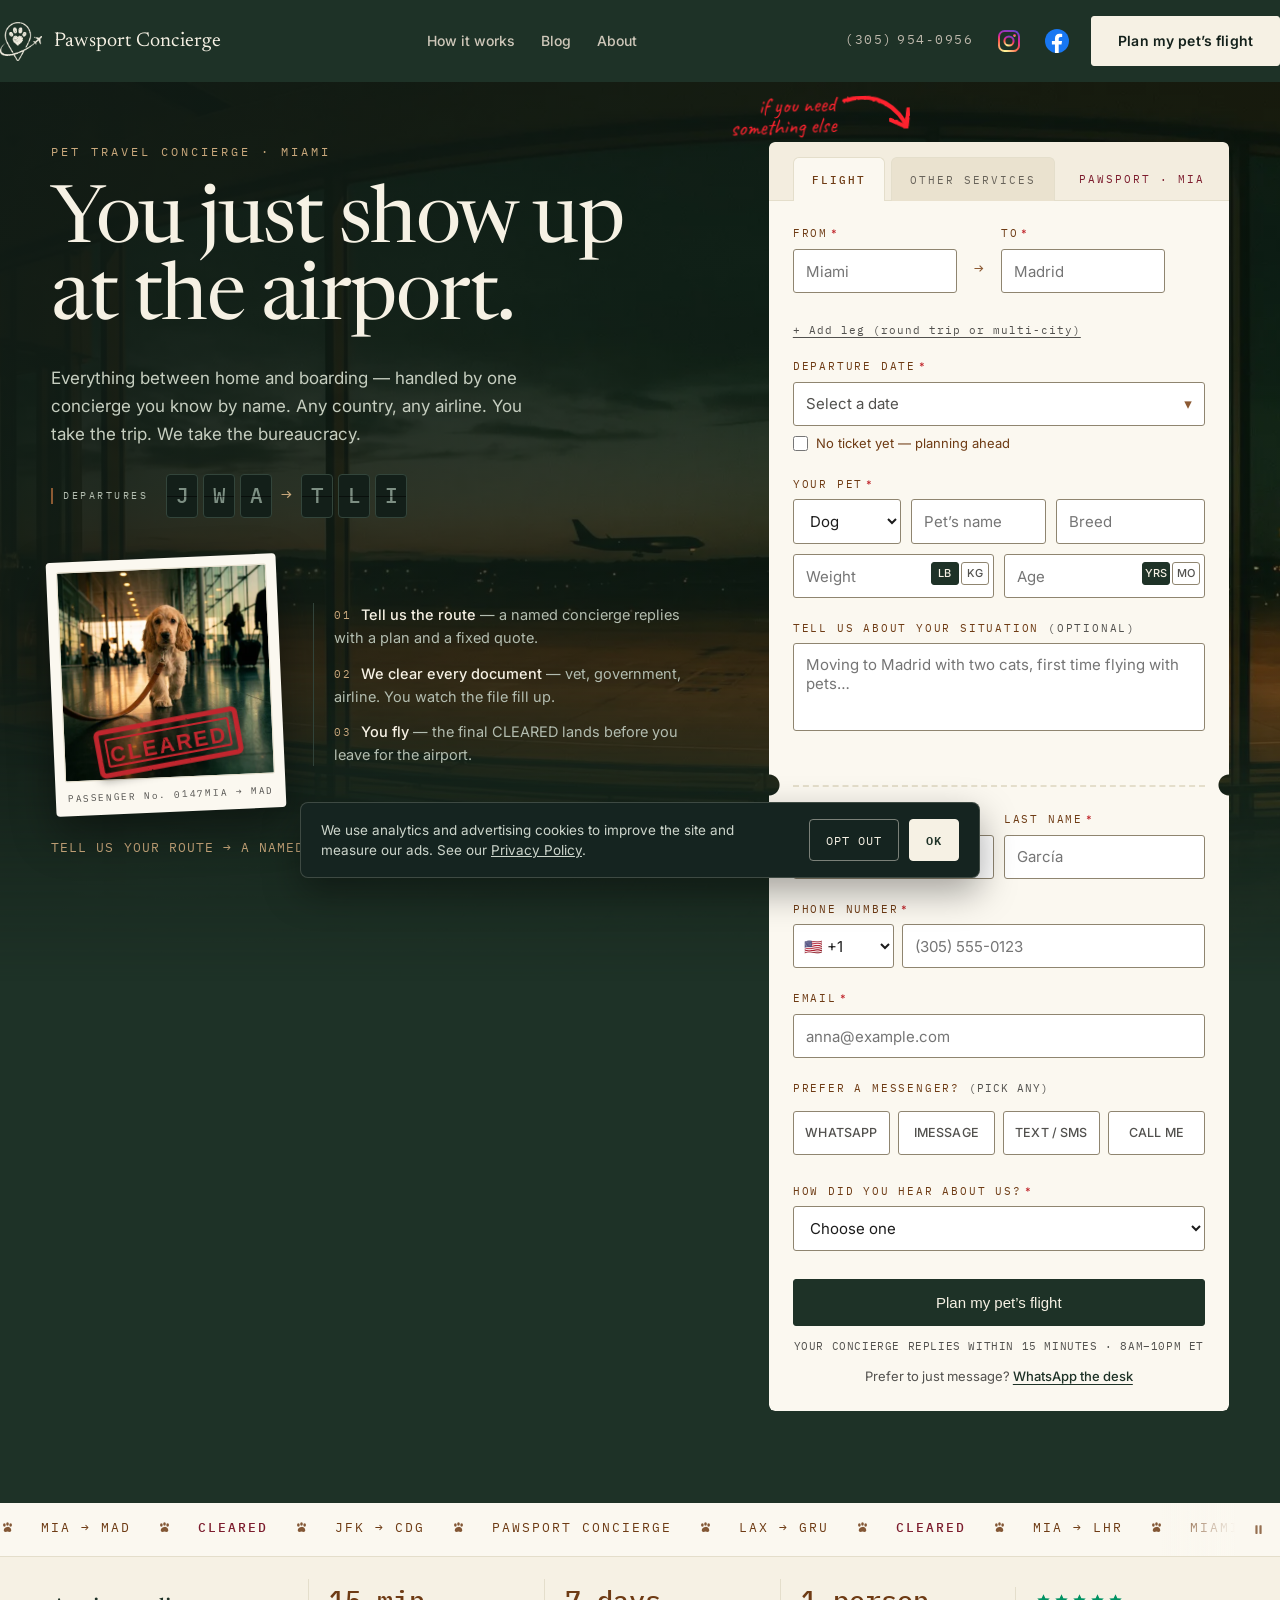
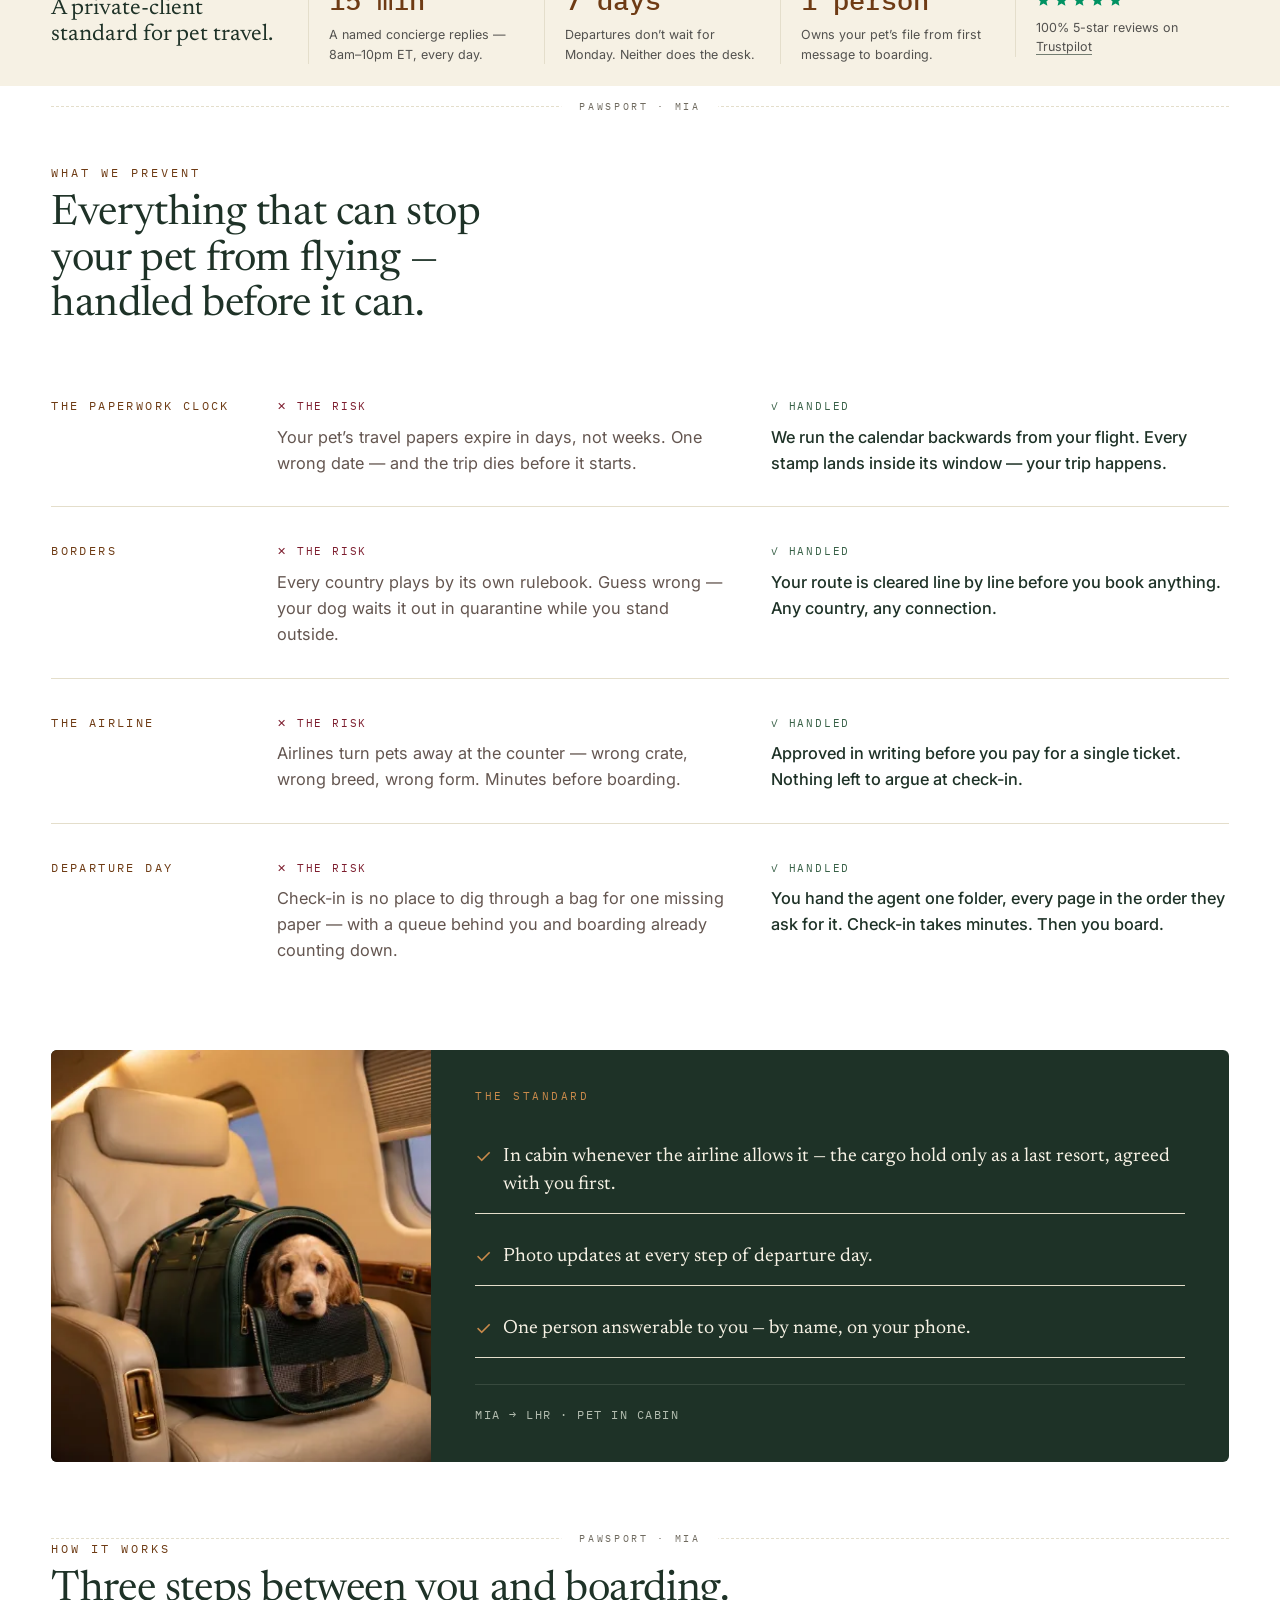
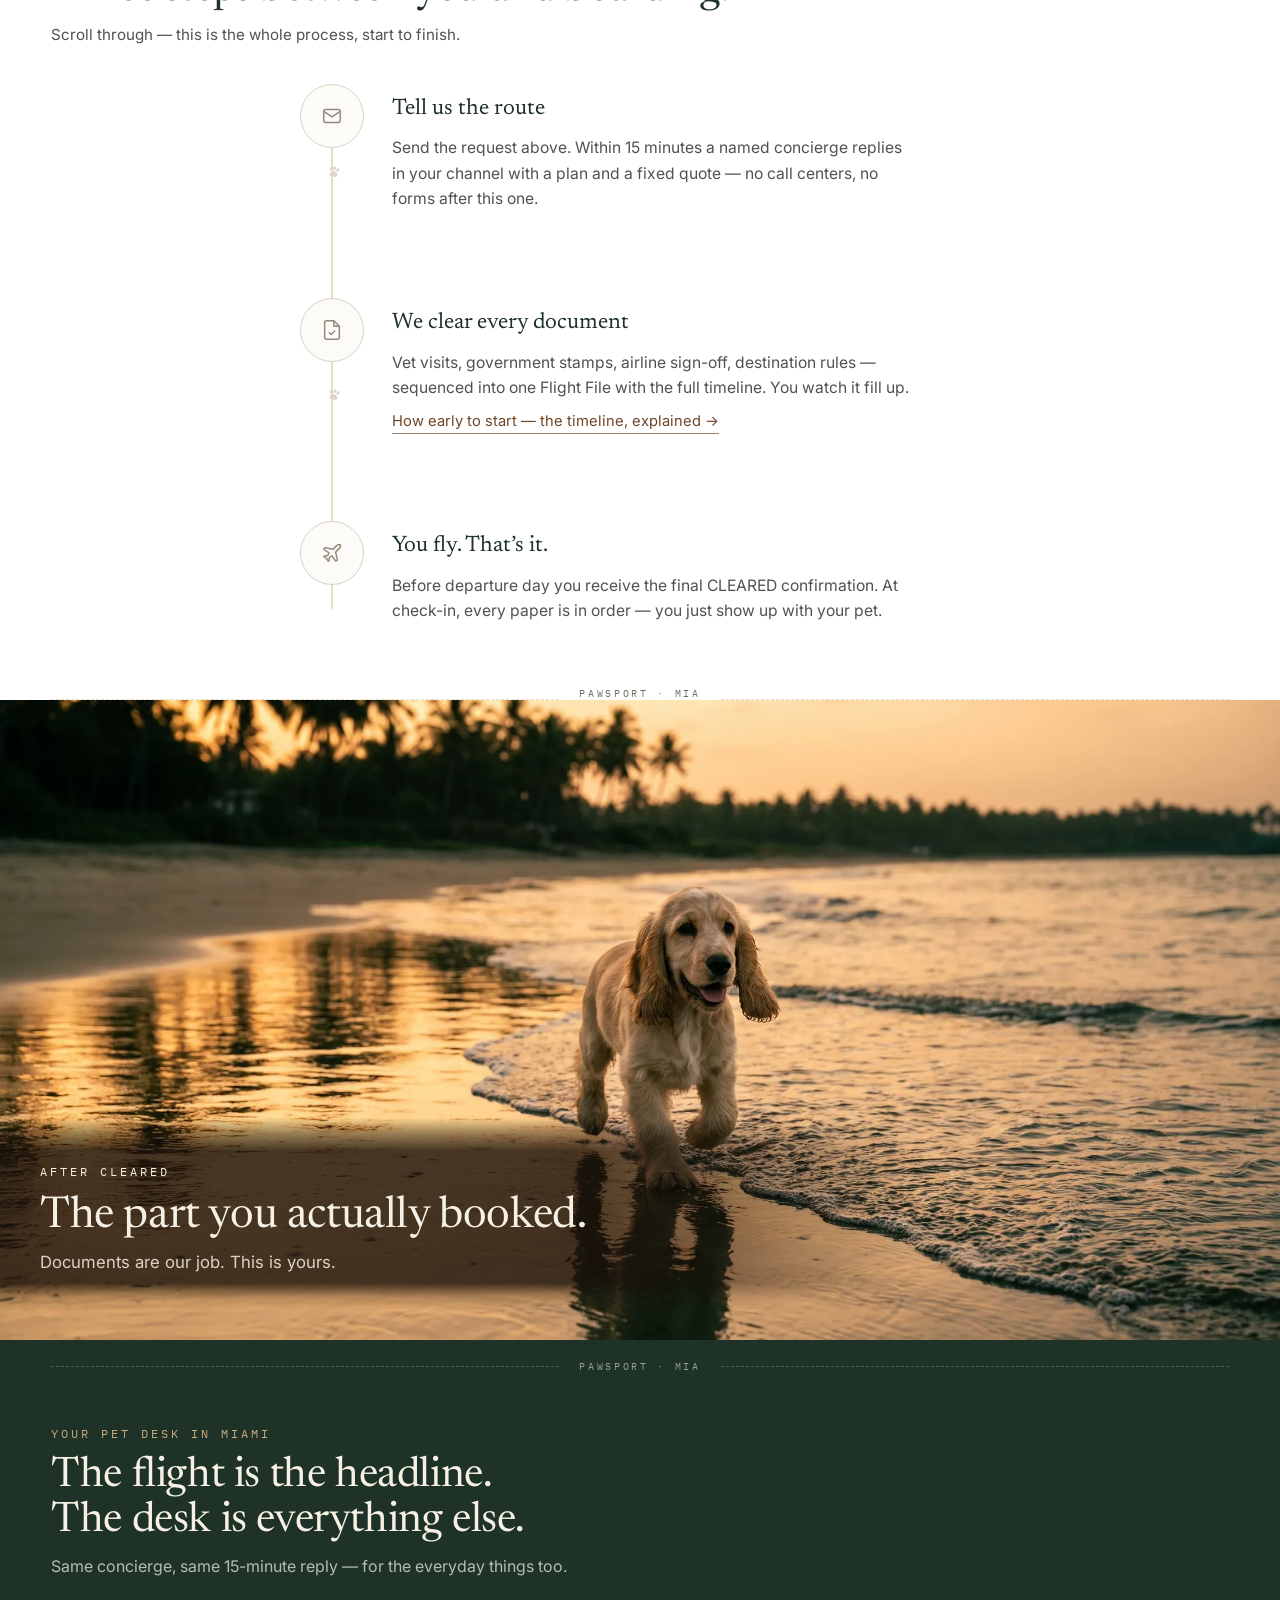
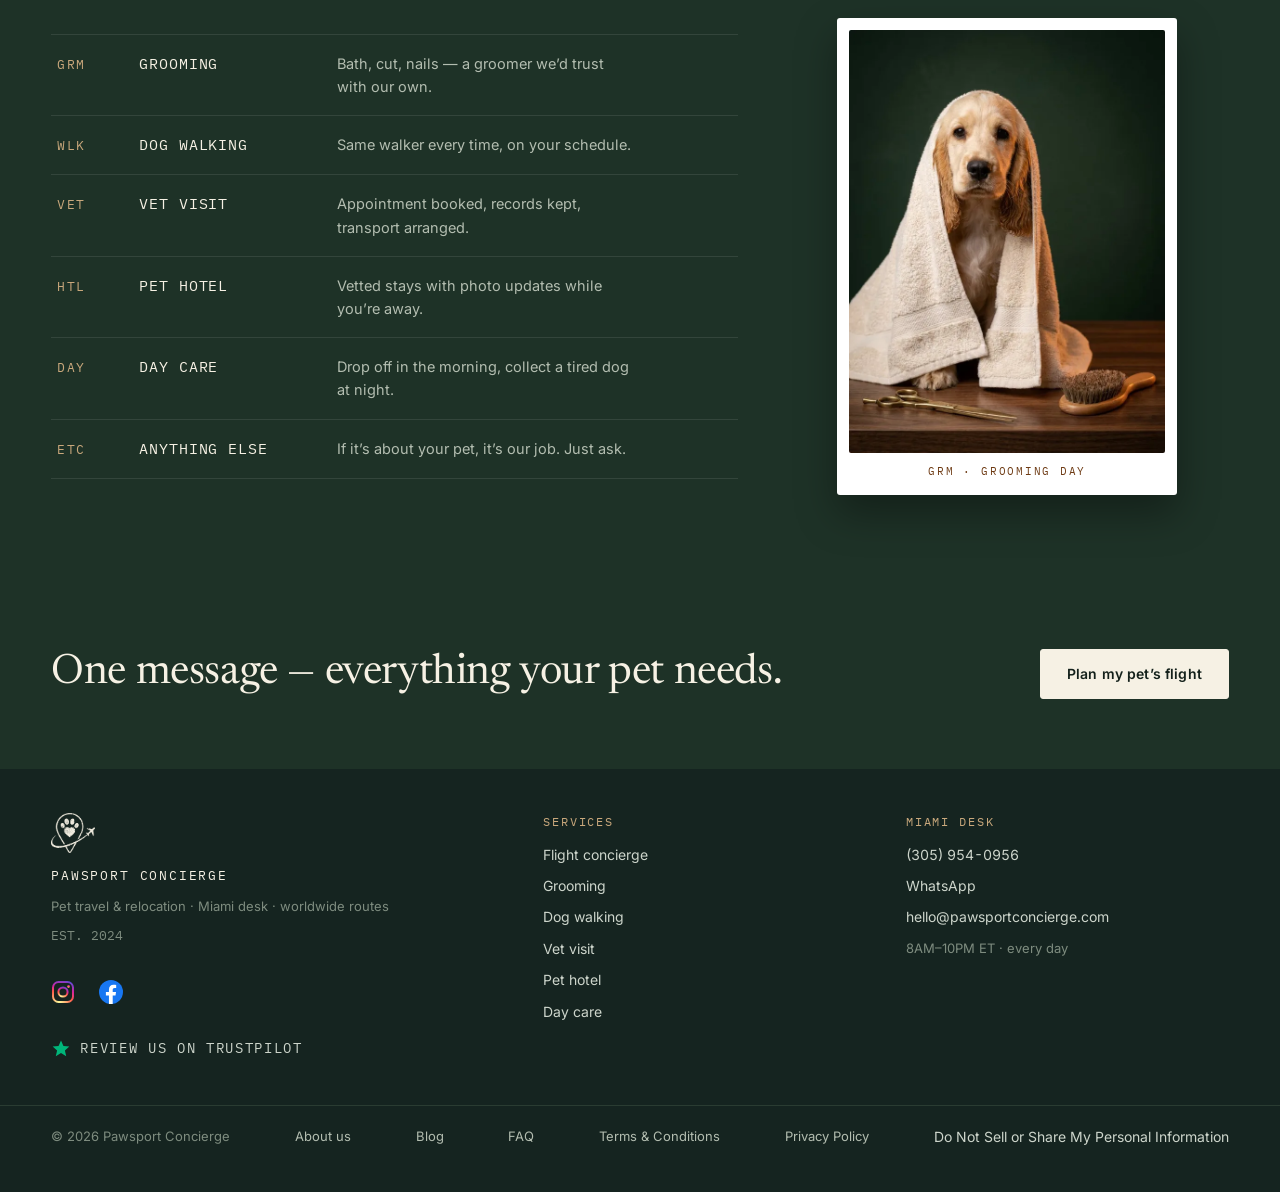
<file: index.html>
<!DOCTYPE html>
<html lang="en">
<head>
<meta charset="UTF-8">
<meta name="viewport" content="width=device-width, initial-scale=1.0">
<!-- Рамка браузера под цвет шапки. Единый navy на всех страницах: замер
     показал, что верхняя строка пикселей у всех шести — #1E3227, даже на
     faq и terms с их отдельным CSS. Медиа-вариант для тёмной темы ОС не
     ставим: тёмной темы у сайта нет, страница в обеих одинаковая. -->
<meta name="theme-color" content="#1E3227">
<title>Pet Travel Concierge in Miami — Fly With Your Dog or Cat</title>
<meta name="description" content="Fly with your dog or cat from Miami to any country. Permits, vet papers and airline approval — handled by one named concierge who replies in 15 minutes.">
<link rel="canonical" href="https://www.pawsportconcierge.com/">

<!-- Open Graph / social sharing. Replace og:image with an absolute URL after hosting. -->
<meta property="og:type" content="website">
<meta property="og:url" content="https://www.pawsportconcierge.com/">
<meta property="og:title" content="Pawsport Concierge — You just show up at the airport.">
<meta property="og:description" content="Every document your pet needs to fly, handled by a named concierge. Miami-based, worldwide routes.">
<meta property="og:image" content="https://www.pawsportconcierge.com/assets/media/og-image.jpg">
<meta property="og:image:width" content="1200">
<meta property="og:image:height" content="630">
<meta property="og:image:alt" content="A dog waiting beside a suitcase in an airport terminal.">
<meta name="twitter:card" content="summary_large_image">

<link rel="icon" type="image/png" href="[data-uri]">

<!-- sameAs связывает соцпрофили с брендом для Google. Instagram + Facebook
     (страница создана 17.08, ссылка проверена — отвечает 200). Битую ссылку
     сюда не ставить: Google по sameAs ходит. -->
<script type="application/ld+json">
{
  "@context": "https://schema.org",
  "@type": "LocalBusiness",
  "@id": "https://www.pawsportconcierge.com/#business",
  "name": "Pawsport Concierge",
  "description": "Private pet travel concierge based in Miami. Full door-to-boarding management of pet flights — veterinary paperwork, government stamps, airline approval — plus everyday pet concierge services: grooming, dog walking, vet visits, pet hotel and day care. A named concierge replies within 15 minutes, 8am-10pm ET, every day.",
  "url": "https://www.pawsportconcierge.com",
  "telephone": "+1-305-954-0956",
  "email": "hello@pawsportconcierge.com",
  "address": {"@type": "PostalAddress", "addressLocality": "Miami", "addressRegion": "FL", "addressCountry": "US"},
  "areaServed": "Worldwide",
  "openingHours": "Mo-Su 08:00-22:00",
  "sameAs": ["https://www.instagram.com/pawsportconcierge/", "https://www.facebook.com/profile.php?id=61595442477528"],
  "slogan": "You just show up at the airport.",
  "knowsAbout": ["pet travel", "pet relocation", "flying with a dog", "flying with a cat", "pet health certificates", "airline pet policies", "international pet import rules"],
  "makesOffer": [
    {"@type": "Offer", "itemOffered": {"@type": "Service", "name": "Pet flight concierge", "description": "End-to-end management of a pet's flight: route clearance, veterinary appointments, government paperwork, airline approval in writing, departure-day support."}},
    {"@type": "Offer", "itemOffered": {"@type": "Service", "name": "Pet grooming coordination", "areaServed": "Miami, FL"}},
    {"@type": "Offer", "itemOffered": {"@type": "Service", "name": "Dog walking", "areaServed": "Miami, FL"}},
    {"@type": "Offer", "itemOffered": {"@type": "Service", "name": "Veterinary visit coordination", "areaServed": "Miami, FL"}},
    {"@type": "Offer", "itemOffered": {"@type": "Service", "name": "Pet hotel and day care placement", "areaServed": "Miami, FL"}}
  ]
}
</script>

<!-- Google Tag Manager: paste your container snippet here and set GTM_ID below.
<script>(function(w,d,s,l,i){...})(window,document,'script','dataLayer','GTM-XXXXXXX');</script>
-->
<script>window.dataLayer = window.dataLayer || [];</script>

<!-- LCP главной — фон .hero-bg. Без preload браузер узнаёт о нём только
     после разбора CSS. type="image/webp" гасит preload там, где webp не
     поддерживается: такие браузеры возьмут png/jpg из image-set. -->
<link rel="preload" as="image" type="image/webp"
      href="assets/media/hero-terminal-2600.webp" fetchpriority="high">
<!-- Регион и шрифты. EU (tz Europe/* и атлантические острова ЕС) — opt-in: Google Fonts
     и аналитика только после согласия, до него системные шрифты; US — opt-out: шрифты сразу.
     <link id="gfonts"> без href ничего не грузит, href ставит скрипт. Результат: data-region на <html>,
     window.__pwRegion, localStorage pw-region (отладка). ?region=eu|us — переопределение для тестов.
     Та же логика региона — в скрипте согласия (инлайн главной и assets/site.js). -->
<link id="gfonts" rel="stylesheet" data-href="https://fonts.googleapis.com/css2?family=Newsreader:ital,opsz,wght@0,6..72,300;0,6..72,400;0,6..72,500;1,6..72,400&family=Inter:wght@400;500;600&family=IBM+Plex+Mono:wght@400;500&family=Caveat:wght@600&display=swap">
<script>
(function(){
  var q = /[?&]region=(eu|us)(&|$)/.exec(location.search), tz = '';
  try { tz = Intl.DateTimeFormat().resolvedOptions().timeZone || ''; } catch(e){}
  var EU = ['Atlantic/Reykjavik','Atlantic/Canary','Atlantic/Madeira','Atlantic/Azores','Atlantic/Faroe'];
  var region = q ? q[1] : ((tz.indexOf('Europe/') === 0 || EU.indexOf(tz) >= 0) ? 'eu' : 'us');
  document.documentElement.setAttribute('data-region', region);
  window.__pwRegion = region;
  try { localStorage.setItem('pw-region', region); } catch(e){}
  var consent = null; try { consent = localStorage.getItem('pw-consent'); } catch(e){}
  window.__pwLoadFonts = function(){
    if (window.__fontsLoaded) return; window.__fontsLoaded = true;
    var l = document.getElementById('gfonts'); if (!l || !l.dataset.href) return;
    [['https://fonts.googleapis.com', ''], ['https://fonts.gstatic.com', 'anonymous']].forEach(function(p){
      var c = document.createElement('link'); c.rel = 'preconnect'; c.href = p[0]; if (p[1]) c.crossOrigin = p[1];
      l.parentNode.insertBefore(c, l);
    });
    l.href = l.dataset.href;
  };
  if (region === 'us' || consent === 'all') window.__pwLoadFonts();
})();
</script>

<style>
:root{
  --navy:#1E3227; --navy-deep:#152420; --cream:#F6F1E4; --paper:#FBF8F0;
  --camel:#8C5A33; --camel-soft:#6F4527; --oxblood:#7D1D2E; --ink:#1C1C1C;
  --muted:#52514E; --line:#E4DECB; --navy-line:#33453B; --ok:#3B6D11;
  /* --line: декоративные разделители. --line-strong: границы контролов, 3.65:1 к белому
     и 3.40:1 к --paper (WCAG 1.4.11). */
  --line-strong:#8F8570;
  /* Trustpilot: фирменный #00B67A даёт на кремовом 2.34:1 — затемнён до 3.52:1 */
  --tp-green:#009262;
  /* фокус: камель на светлом (5.8:1), светлый камель на navy (6.1:1) */
  --focus:#8C5A33; --focus-on-dark:#C9A87C;
  /* высота мобильной панели .sticky-cta — куки-баннер поднимается над ней */
  --sticky-cta-h:70px;
  --serif:'Newsreader',Georgia,serif; --sans:'Inter',system-ui,sans-serif; --mono:'IBM Plex Mono',ui-monospace,Menlo,monospace;
}
*{margin:0;padding:0;box-sizing:border-box}
html{scroll-behavior:smooth}
@media (prefers-reduced-motion:reduce){html{scroll-behavior:auto}}
body{font-family:var(--sans);color:var(--ink);background:var(--cream);font-size:16px;line-height:1.6}
img{max-width:100%}
a{color:inherit}
:focus-visible{outline:2px solid var(--focus);outline-offset:3px;border-radius:2px}
/* на тёмных поверхностях кольцо светлее — иначе камель к navy даёт 2.3:1 */
header :focus-visible,.hero :focus-visible,.cta-band :focus-visible,.svcdesk :focus-visible,
.arrival-section :focus-visible,footer :focus-visible,.cookies :focus-visible,
.sticky-cta :focus-visible,.wa-float:focus-visible{outline-color:var(--focus-on-dark)}
/* форма лежит на светлой бумаге внутри тёмного hero — возвращаем тёмное кольцо */
.file :focus-visible{outline-color:var(--focus)}

/* skip-link */
.skip{position:absolute;left:-9999px;top:0;z-index:200;background:var(--cream);color:#14211B;
  font-family:var(--mono);font-size:12px;letter-spacing:1.6px;text-transform:uppercase;
  padding:12px 20px;min-height:44px;display:flex;align-items:center;border-radius:0 0 4px 0;text-decoration:none}
.skip:focus{left:0}
.sr-only{position:absolute;width:1px;height:1px;padding:0;margin:-1px;overflow:hidden;clip:rect(0,0,0,0);white-space:nowrap;border:0}
.wrap{max-width:1460px;margin:0 auto;padding:0 clamp(24px,4vw,64px)}
.mono{font-family:var(--mono)}

/* ---------- header ---------- */
header{background:var(--navy);color:var(--cream)}
.nav{display:flex;align-items:center;justify-content:space-between;padding:16px 0;gap:16px}
.brand{display:flex;align-items:center;gap:12px;text-decoration:none}
.brand svg{flex:none}
.brand-name{font-family:var(--serif);font-size:20px;letter-spacing:.2px}
.desk{display:flex;align-items:center;gap:8px;font-family:var(--mono);font-size:10.5px;letter-spacing:1.6px;color:#B3BDB0}
/* два прохода = 4 с: под 5-секундный порог 2.2.2, механизм паузы не нужен */
.desk-dot{width:7px;height:7px;border-radius:50%;background:#7BAE5C;animation:pulse 2s ease-in-out 2 both}
@keyframes pulse{0%,100%{opacity:1}50%{opacity:.35}}
@media (prefers-reduced-motion:reduce){.desk-dot{animation:none}}
.nav-right{display:flex;align-items:center;gap:20px}
.btn{display:inline-block;font-family:var(--sans);font-weight:600;font-size:14px;letter-spacing:.01em;padding:13px 26px;border-radius:3px;border:1px solid var(--cream);color:#14211B;background:var(--cream);text-decoration:none;cursor:pointer;transition:background .18s,color .18s,transform .18s}
/* одно правило на состояние: раньше вторая декларация затирала первую и ghost-кнопка
   на ховере давала тёмный текст на navy ≈1.5:1 */
.btn:hover{background:var(--camel-soft);color:var(--cream);border-color:var(--camel-soft);transform:translateY(-1px)}
.btn-ghost{background:transparent;color:var(--cream);border-color:rgba(246,241,228,.4)}
.btn-ghost:hover{background:var(--cream);color:#14211B;border-color:var(--cream);transform:translateY(-1px)}

/* ---------- hero ---------- */
.hero{background:var(--navy);color:var(--cream);padding:60px 0 92px;position:relative;overflow:hidden}
.hero-grid{display:grid;grid-template-columns:1fr 460px;gap:60px;align-items:start}

/* ---- подложка hero ----
   Фото вынесено в отдельный абсолютный слой, высота которого берётся от ВЬЮПОРТА,
   а не от высоты секции. Пока форма растёт (новый отрезок маршрута, сообщения об
   ошибках), высота .hero меняется — но .hero-bg не меняется, поэтому cover
   пересчитывать нечего и кадр фото стоит намертво.
   background-attachment:fixed сознательно НЕ используем: iOS его игнорирует и
   рвёт cover. Здесь обычный слой в потоке прокрутки — ведёт себя как раньше.
   svh (малый вьюпорт) вместо vh: на iOS высота не скачет при показе/скрытии
   адресной строки. Старым браузерам достаётся vh — тоже не зависит от контента.
   Низ растворяется маской в navy, поэтому «лишняя» высота секции незаметна. */
.hero-bg{
  position:absolute;top:0;left:0;right:0;
  height:100vh;
  height:100svh;
  background:linear-gradient(100deg, rgba(17,28,22,.93) 0%, rgba(17,28,22,.72) 46%, rgba(17,28,22,.42) 100%),
             url("assets/media/hero-terminal.jpg") center 62%/cover no-repeat;
  /* WebP тем, кто умеет: 80 KB против 286 KB. Объявлено отдельным
     background-image ПОСЛЕ шорткода — при незнакомом image-set падает
     только эта строка, фон остаётся. */
  background-image:linear-gradient(100deg, rgba(17,28,22,.93) 0%, rgba(17,28,22,.72) 46%, rgba(17,28,22,.42) 100%),
             image-set(url("assets/media/hero-terminal-2600.webp") type("image/webp"),
                       url("assets/media/hero-terminal.jpg") type("image/jpeg"));
  -webkit-mask-image:linear-gradient(to bottom,#000 64%,transparent 100%);
  mask-image:linear-gradient(to bottom,#000 64%,transparent 100%);
  pointer-events:none;z-index:0}
.hero>.wrap{position:relative;z-index:1}
@media (max-width:640px){
  .hero-bg{background-position:center 30%;
    -webkit-mask-image:linear-gradient(to bottom,#000 55%,transparent 100%);
    mask-image:linear-gradient(to bottom,#000 55%,transparent 100%)}
}

/* камель --camel на navy даёт 2.35:1 — берём светлый камель (6.09:1), WCAG 1.4.3 */
.eyebrow{font-family:var(--mono);font-size:12px;letter-spacing:3px;color:#C9A87C;text-transform:uppercase;margin-bottom:24px}
h1{font-family:var(--serif);font-weight:400;font-size:clamp(46px,6.2vw,84px);line-height:.97;letter-spacing:-1.5px;max-width:13ch}
.hero p.lead{margin-top:24px;font-size:17px;line-height:1.65;color:#C6CEC0;max-width:46ch}
.route-pills{margin-top:26px;display:flex;flex-wrap:wrap;gap:8px}
.route-pills span{font-family:var(--mono);font-size:11.5px;letter-spacing:1px;color:#B3BDB0;border:1px solid var(--navy-line);border-radius:999px;padding:7px 14px}
.hero-lower{margin-top:40px;display:grid;grid-template-columns:230px 1fr;gap:32px;align-items:center}
.hero-points{display:flex;flex-direction:column;gap:12px;border-left:1px solid var(--navy-line);padding-left:20px}
.hero-points div{font-size:14.5px;color:#B3BDB0}
.hero-points strong{color:var(--cream);font-weight:500}
.passport{background:var(--paper);border-radius:4px;padding:10px 10px 0;transform:rotate(-2.5deg);box-shadow:0 18px 44px rgba(0,0,0,.4);position:relative;width:230px}
.passport img:not(.mini-stamp){display:block;width:100%;height:210px;object-fit:cover;border-radius:2px;border:1px solid var(--line)}
.passport .mini-stamp{border:none;background:none}
.passport figcaption{font-family:var(--mono);font-size:9.5px;letter-spacing:1.6px;color:var(--muted);padding:9px 2px 10px;display:flex;justify-content:space-between}
.passport .mini-stamp{position:absolute;top:-22px;right:-22px;transform:rotate(10deg);width:84px;height:84px}
.hero-stamp{position:absolute;left:-60px;bottom:-90px;opacity:.07;pointer-events:none}

/* ---------- flight file form ---------- */
.file{background:var(--paper);color:var(--ink);border-radius:6px;box-shadow:0 24px 60px rgba(0,0,0,.35);position:relative}
.file-head{display:flex;justify-content:space-between;align-items:center;padding:16px 24px;border-bottom:1px solid var(--line)}
.file-head span{font-family:var(--mono);font-size:11px;letter-spacing:2px;color:#6E3B14}
.file-head b{font-family:var(--mono);font-size:11px;letter-spacing:2px;color:var(--oxblood);font-weight:500}
.file-body{padding:24px}
.perf{border-top:2px dashed var(--line);position:relative;margin:0 24px}
label,.field-label{display:block;font-family:var(--mono);font-size:10.5px;letter-spacing:1.8px;color:#6E3B14;text-transform:uppercase;margin-bottom:6px}
#channel-label{margin-bottom:calc(6px + 0.2cm)}
/* 22px — постоянный жёлоб под полем под абсолютно спозиционированный .err-msg
   (12px/1.3 + 3px отступ ≈ 19px). Резервируется один раз при загрузке. */
.field{margin-bottom:22px;position:relative}
input[type=text],input[type=tel],input[type=email],input[type=date],select,textarea{
  width:100%;font-family:var(--sans);font-size:15px;color:var(--ink);
  padding:11px 12px;min-height:44px;border:1px solid var(--line-strong);border-radius:3px;background:#fff;transition:border-color .15s}
input:focus,select:focus,textarea:focus{border-color:var(--camel)}
input:focus-visible,select:focus-visible,textarea:focus-visible{outline:2px solid var(--focus);outline-offset:2px}
textarea{resize:none;height:88px;overflow-y:auto}
.row{display:grid;grid-template-columns:1fr 28px 1fr;gap:8px;align-items:end}
.row .arrow{font-family:var(--mono);text-align:center;padding-bottom:12px;color:var(--camel);font-size:16px}
/* было 1.1fr 1.2fr .8fr: третья ячейка (вес) несёт плитки lb|kg внутри поля,
   ей нужно место под цифры и под целый placeholder «Weight» (замер: test-form-fields.py) */
.row3{display:grid;grid-template-columns:.95fr 1fr 1.15fr;gap:10px}
/* поля отрезка маршрута идут с inline margin:0, поэтому жёлоб под их ошибки
   резервирует сам .leg (padding не ломает align-items:end у кнопки удаления) */
.leg{display:grid;grid-template-columns:1fr auto;gap:8px;align-items:end;padding-bottom:23px}
.leg + .leg{margin-top:0}
.remove-leg{background:none;border:1px solid var(--line-strong);border-radius:3px;width:32px;height:41px;cursor:pointer;color:var(--muted);font-size:15px;line-height:1}
.remove-leg:hover{border-color:var(--oxblood);color:var(--oxblood)}
.leg:first-child .remove-leg{visibility:hidden}
.add-leg{display:inline-flex;align-items:center;min-height:44px;margin:-15px 0 -14px;font-family:var(--mono);font-size:11px;letter-spacing:1px;color:var(--muted);background:none;border:none;cursor:pointer;padding:0;text-decoration:underline;text-underline-offset:3px}
.add-leg:hover{color:var(--navy)}
.date-btn{width:100%;text-align:left;font-family:var(--sans);font-size:15px;color:var(--muted);padding:11px 12px;min-height:44px;border:1px solid var(--line-strong);border-radius:3px;background:#fff;cursor:pointer;position:relative;transition:border-color .15s}
.date-btn::after{content:"\25BE";position:absolute;right:12px;color:var(--camel)}
.date-btn.set{color:var(--ink)}
.date-btn:hover{border-color:var(--camel)}
.date-btn:focus-visible{border-color:var(--camel);outline:2px solid var(--focus);outline-offset:2px}
.date-btn:disabled{opacity:.5;cursor:default}
/* Календарь — portal: скрипт переносит #cal прямым потомком <body> и ставит его по
   координатам кнопки #date-btn (placeCal). Внутри карточки он был заперт в stacking
   context (.file с filter и маской, панели с transform): на десктопе его накрывали поля
   следующего блока, на телефоне — куки-баннер (z 70) и sticky-CTA (z 50). z-index 80 —
   выше всех фиксированных слоёв страницы. 348px = 7 ячеек по 44px + зазоры + поля;
   на узком экране ширина ужимается до viewport минус 16px (см. placeCal). */
.cal{display:none;position:absolute;z-index:80;width:348px;background:var(--paper);border:1px solid var(--line);border-radius:6px;box-shadow:0 16px 40px rgba(0,0,0,.18);padding:14px;overscroll-behavior:contain}
.cal-top{position:sticky;top:0;z-index:1;background:var(--paper);margin:-14px -14px 0;padding:14px 14px 0}
.cal-months{display:flex;gap:4px;overflow-x:auto;margin:0 0 10px;padding-bottom:4px;scrollbar-width:none;-webkit-overflow-scrolling:touch}
.cal-months::-webkit-scrollbar{display:none}
.cal-month{flex:0 0 auto;min-height:44px;padding:0 12px;border:1px solid var(--line-strong);border-radius:999px;background:#fff;font-family:var(--mono);font-size:11px;letter-spacing:1px;color:var(--navy);cursor:pointer;touch-action:manipulation}
.cal-month:hover{border-color:var(--camel)}
.cal-month.on{background:var(--navy);color:var(--cream);border-color:var(--navy)}

.cal.open{display:block}
.cal-head{display:flex;justify-content:space-between;align-items:center;margin-bottom:10px}
.cal-title{font-family:var(--serif);font-size:16px;color:var(--navy)}
.cal-nav{background:none;border:1px solid var(--line-strong);border-radius:3px;width:44px;height:44px;cursor:pointer;color:var(--navy);font-size:16px;touch-action:manipulation}
.cal-nav:hover{border-color:var(--camel)}
.cal-grid{display:grid;grid-template-columns:repeat(7,1fr);gap:2px;text-align:center}
.cal-dow{font-family:var(--mono);font-size:9px;letter-spacing:1px;color:var(--muted);padding:4px 0}
.cal-day{border:none;background:none;font-family:var(--sans);font-size:14px;color:var(--ink);padding:0;min-height:44px;display:flex;align-items:center;justify-content:center;border-radius:3px;cursor:pointer;touch-action:manipulation}
.cal-day:hover:not(:disabled){background:var(--cream)}
.cal-day:disabled{color:#C9C2B2;cursor:default}
.cal-day.today{box-shadow:inset 0 0 0 1px var(--camel)}
.cal-day.sel{background:var(--navy);color:var(--cream)}
.check{display:flex;align-items:center;gap:8px;margin:-4px 0 -12px;font-size:13px;color:var(--muted)}
.check label{display:flex;align-items:center;min-height:44px;cursor:pointer}
.check input{width:15px;height:15px;accent-color:var(--navy)}
.channels{display:grid;grid-template-columns:repeat(4,1fr);gap:8px}
.chan{position:relative;display:block;cursor:pointer}
.chan input{position:absolute;opacity:0;width:1px;height:1px}
.chan .tile{border:1px solid var(--line-strong);border-radius:3px;background:#fff;padding:10px 4px;text-align:center;font-size:13px;font-weight:500;transition:border-color .15s,background-color .15s,color .15s;color:var(--muted)}
.chan:hover .tile{border-color:var(--camel)}
.chan input:checked + .tile{border-color:var(--navy);background:var(--navy);color:var(--cream)}
.chan input:focus-visible + .tile{outline:2px solid var(--focus);outline-offset:2px}
/* ── вес: число, единицы lb|kg — радио-плитки .chan внутри поля справа.
   Плитки 28px + зазор 2px + отступ 5px = 63px; padding-right поля 66px,
   чтобы placeholder «Weight» (≈52px при 15px Inter) не обрезался. ── */
.unit-field{position:relative}
.unit-field input{padding-right:66px}
.unit-toggle{position:absolute;top:50%;right:5px;transform:translateY(-50%);display:flex;gap:2px}
.unit-toggle .chan{display:flex;align-items:center;min-height:44px}
.unit-toggle .chan .tile{padding:4px 0;width:28px;min-height:0;font-size:11px;line-height:1.2;letter-spacing:0}
/* ── блок «Your pet» — две строки: ≥652px [тип | имя | порода] и [вес | возраст]
   (во вкладке Other services — [город | возраст]); ≤651px порода уходит на свою
   строку: [тип | имя], [порода], [вес | возраст]. Замер: test-form-fields.py ── */
.pet-row{display:grid;gap:10px}
.pet-row-a{grid-template-columns:.8fr 1fr 1.1fr}
.pet-row-b{grid-template-columns:1fr 1fr;margin-top:10px}
@media (max-width:651px){
  .pet-row-a{grid-template-columns:1fr 1fr}
  .pet-row-a .pet-breed{grid-column:1/-1}
}
/* уже 360px ячейка веса (≈124px) не вмещает «Weight» рядом с плитками — отдаём ей больше */
@media (max-width:374px){ .pet-row-b{grid-template-columns:1fr} }
/* ── телефон: своя строка во всю ширину под именем. Селект кода страны
   (флаг + код) компактный — ширину задаёт самая длинная опция («+1 876»),
   padding минимальный; min-width:0 у номера, чтобы грид не раздувался. ── */
.phone-row{display:grid;grid-template-columns:auto minmax(0,1fr);gap:8px}
/* height:44 — min-height у селекта даёт 45px из-за эмодзи-флага, а грид
   растягивает по нему и номер; фиксируем высоту поля */
.phone-row select{width:auto;height:44px;padding-left:6px;padding-right:2px}
.phone-row input{min-width:0}
/* Сообщение об ошибке выводится в жёлоб под полем и НЕ участвует в потоке:
   его появление больше не меняет высоту формы, поэтому кнопка Submit не уезжает
   из-под курсора, hero не растёт и фон hero не перекадрируется. */
/* было inline opacity:.55/.6 — оно роняло подписи до 2.81 и 3.15:1 (нужно 4.5).
   Прозрачность убрана, приглушённость даёт сам --muted (7.48:1 на бумаге). */
.hint-soft{color:var(--muted)}
.err-msg{position:absolute;top:100%;left:0;right:0;margin-top:3px;display:none;
  font-family:var(--sans);font-size:12px;line-height:1.3;color:var(--oxblood);
  text-transform:none;letter-spacing:0}
.field.has-error .err-msg{display:block}
.field.has-error input,.field.has-error select,.field.has-error textarea{border-color:var(--oxblood)}
.submit{width:100%;margin-top:6px;background:var(--navy);border:1px solid var(--navy);color:var(--cream);font-size:15px;font-weight:500;padding:14px;border-radius:3px;cursor:pointer;transition:background .15s}
.submit:hover{background:var(--navy-deep)}
.submit:disabled{opacity:.7;cursor:wait}
/* ── reduced-motion для кнопок ────────────────────────────────────────────
   Инлайновая копия .btn в v4 своего правила никогда не имела (в pages.css оно
   было, здесь нет), у .submit его не было нигде. Обе поднимаются на 1px на
   ховере — движение реальное.
   БЛОК ДОЛЖЕН СТОЯТЬ ЗДЕСЬ, ПОСЛЕ .submit. Сначала я поставил его рядом с .btn
   (строка ~124) — и .submit{transition:.15s}, объявленная ниже, перебила его
   по порядку при равной специфичности: замер показал 0.15s вместо 0s. */
@media(prefers-reduced-motion:reduce){
  .btn,.submit{transition:none}
  .btn:hover,.btn-ghost:hover,.submit:hover{transform:none}}
.promise{margin-top:12px;text-align:center;font-family:var(--mono);font-size:11px;letter-spacing:.6px;color:var(--muted)}
.alt-channel{margin-top:10px;text-align:center;font-size:13px;color:var(--muted)}
.alt-channel a{color:var(--navy);font-weight:500;text-decoration:underline;text-underline-offset:3px}
.form-fail{display:none;margin-top:12px;padding:12px;border:1px solid var(--oxblood);border-radius:3px;font-size:13px;color:var(--oxblood);background:#fff}

/* cleared overlay + receipt */
/* overflow-x hidden: печать стартует в scale(2.1) (cl-stamp) и на 320–390 на полсекунды
   даёт горизонтальную прокрутку внутри квитанции (замер: +28px на 320, +9 на 390) */
.cleared{position:absolute;inset:0;background:var(--paper);border-radius:6px;display:none;flex-direction:column;align-items:center;justify-content:center;text-align:center;padding:28px;z-index:5;overflow:hidden auto}
.cleared.show{display:flex}
/* форма под квитанцией скрыта целиком: visibility (здесь) + aria-hidden и inert (JS);
   фон квитанции непрозрачный — поля не просвечивают */
.file.is-cleared > :not(.cleared){visibility:hidden}
.stamp-cleared{transform:rotate(-8deg);border:3px solid var(--oxblood);color:var(--oxblood);font-family:var(--mono);font-weight:500;font-size:24px;letter-spacing:6px;padding:9px 24px;margin-bottom:20px;animation:slam .35s cubic-bezier(.2,1.6,.4,1)}
@keyframes slam{0%{transform:rotate(-8deg) scale(2.4);opacity:0}100%{transform:rotate(-8deg) scale(1);opacity:1}}
@media (prefers-reduced-motion:reduce){.stamp-cleared{animation:none}}
.cleared h3{font-family:var(--serif);font-weight:400;font-size:23px;color:var(--navy);margin-bottom:14px}
.receipt{width:100%;max-width:340px;text-align:left;border-top:1px solid var(--line);margin-bottom:14px}
.receipt div{display:flex;justify-content:space-between;gap:14px;padding:8px 0;border-bottom:1px solid var(--line);font-size:13px}
.receipt div > span{font-family:var(--mono);font-size:10.5px;letter-spacing:1.2px;color:var(--muted);text-transform:uppercase;padding-top:2px} /* подпись строки; span.nowrap внутри значения не задевает */
.receipt b{font-weight:500;color:var(--navy);text-align:right;max-width:60%}
.receipt .nowrap{white-space:nowrap} /* номер телефона не рвётся по дефису */
.cleared p{font-size:13px;color:var(--muted);max-width:36ch}

/* ---------- trust strip ---------- */
.trust{border-bottom:1px solid var(--line);padding:22px 0;background:var(--cream)}
.trust-grid{display:grid;grid-template-columns:1.1fr repeat(4,1fr);gap:22px;align-items:center}
.trust-intro{font-family:var(--serif);font-size:23px;line-height:1.1;color:var(--navy)}
.trust-item{padding-left:20px;border-left:1px solid var(--line);font-size:12.5px;line-height:1.55;color:var(--muted)}
.trust-item strong{display:block;color:var(--navy);font-size:13.5px;font-weight:500;margin-bottom:3px}
/* ── TRUSTPILOT · пятый элемент полосы доверия ────────────────────────────
   Показываем ФАКТ (все отзывы пятизвёздочные), а не TrustScore: на выборке
   в 5 отзывов он сглажен до 4.1, и цифра сработала бы против нас.
   Зелёный НЕ фирменный #00B67A: на кремовом он даёт 2.34:1 при норме 3:1
   для графики (WCAG 1.4.11). --tp-green — тот же тон (H 160°, S 100%),
   яркость 80% от фирменной: 3.52:1 на кремовом, 3.97:1 на белом.
   Виджеты и скрипты Trustpilot по-прежнему не подключаем — звезда инлайн. */
.tp-trust{text-decoration:none;color:var(--muted);transition:color .18s}
.trust-item.tp-trust .tp-trust-stars{display:flex;align-items:center;gap:3px;
  height:1.7rem;margin-bottom:4px}
.trust-item.tp-trust .tp-trust-stars svg{width:clamp(15px,1.15vw,17px);
  height:clamp(15px,1.15vw,17px);flex:none;display:block}
.tp-trust .tp-word{border-bottom:1px solid rgba(30,50,39,.6);
  transition:border-color .18s}
.tp-trust:hover{color:var(--navy)}
.tp-trust:hover .tp-word{border-bottom-color:var(--navy)}
.tp-trust:focus-visible{outline:2px solid var(--focus);outline-offset:4px;
  border-radius:3px}
@media(prefers-reduced-motion:reduce){.tp-trust,.tp-trust .tp-word{transition:none}}

/* ---------- sections ---------- */
section{padding:56px 0}
.kicker{font-family:var(--mono);font-size:12px;letter-spacing:3px;color:#6E3B14;text-transform:uppercase}
h2{font-family:var(--serif);font-weight:400;font-size:clamp(30px,3.6vw,42px);color:var(--navy);margin-top:10px;letter-spacing:-.4px;line-height:1.08}
.scope-grid{display:grid;grid-template-columns:1fr 1fr;gap:48px;align-items:start}
.scope ul{list-style:none;margin-top:24px}
.scope li{padding:14px 0;border-bottom:1px solid var(--line);font-size:15px;display:flex;gap:14px}
.scope li b{font-weight:500;color:var(--navy);min-width:180px}
.scope li span{color:var(--muted);font-size:14px}
.quotecard{background:var(--navy);color:var(--cream);border-radius:6px;padding:36px 34px;overflow:hidden}
.quotecard .photo{margin:-36px -34px 26px;height:150px}
.quotecard .photo img{width:100%;height:100%;object-fit:cover;display:block;opacity:.85}
.quotecard p{font-family:var(--serif);font-size:22px;line-height:1.45;font-style:italic}
.quotecard cite{display:block;margin-top:18px;font-family:var(--mono);font-style:normal;font-size:11px;letter-spacing:2px;color:var(--camel)}
.quotecard .route{margin-top:28px;padding-top:22px;border-top:1px solid var(--navy-line);font-family:var(--mono);font-size:12px;letter-spacing:1.5px;color:#B3BDB0}

/* fit section */
.fit{padding-top:0}
.fit-grid{display:grid;grid-template-columns:1fr 1fr;gap:48px;align-items:start}
.fit-copy{margin-top:18px;color:var(--muted);line-height:1.7;max-width:48ch}
.fit-list{border-top:1px solid var(--line)}
.fit-item{padding:20px 0;border-bottom:1px solid var(--line)}
.fit-item strong{display:block;font-family:var(--serif);font-weight:400;font-size:21px;color:var(--navy);margin-bottom:4px}
.fit-item p{color:var(--muted);font-size:14px}

/* steps */
.how{padding-top:0}
.steps{margin-top:40px;display:grid;grid-template-columns:repeat(3,1fr);border:1px solid var(--line);border-radius:6px;overflow:hidden;background:var(--paper)}
.step{padding:30px 28px;border-right:1px solid var(--line)}
.step:last-child{border-right:none}
.step .tag{font-family:var(--mono);font-size:11px;letter-spacing:2px;color:#6E3B14}
.step h3{font-family:var(--serif);font-weight:400;font-size:21px;color:var(--navy);margin:12px 0 10px}
.step p{font-size:14.5px;color:var(--muted)}

/* bottom cta */
.cta-band{background:var(--navy);color:var(--cream);padding:70px 0}
.cta-band .inner{display:flex;align-items:center;justify-content:space-between;gap:28px;flex-wrap:wrap}
.cta-band h2{color:var(--cream);margin:0}
.cta-band .actions{display:flex;gap:12px;flex-wrap:wrap}

/* footer */
footer{background:var(--navy-deep);color:#B3BDB0;padding:44px 0}
.foot{display:flex;justify-content:space-between;align-items:center;gap:24px;flex-wrap:wrap}
.foot .mono{font-size:11px;letter-spacing:2px}
.foot a{text-decoration:none}
.foot a:hover{color:var(--cream)}

/* sticky mobile cta */
.sticky-cta{position:fixed;left:0;right:0;bottom:0;z-index:50;display:none;gap:10px;padding:10px 14px calc(10px + env(safe-area-inset-bottom));background:var(--navy);box-shadow:0 -8px 24px rgba(0,0,0,.25)}
.sticky-cta a{flex:1;text-align:center}
.sticky-cta.visible{display:flex}

@media (max-width:920px){
  .hero-grid{grid-template-columns:1fr;gap:44px}
  .hero-lower{grid-template-columns:1fr;gap:36px}
  .passport{margin:0 auto}
  .trust-grid{grid-template-columns:1fr 1fr}
  .trust-intro{grid-column:1/-1}
  .trust-item.tp-trust .tp-trust-stars svg{width:16px;height:16px}
  .scope-grid,.fit-grid{grid-template-columns:1fr}
  .steps{grid-template-columns:1fr}
  .step{border-right:none;border-bottom:1px solid var(--line)}
  .step:last-child{border-bottom:none}
  .row3{grid-template-columns:1fr}
  .channels{grid-template-columns:repeat(2,1fr)}
  .desk{display:none}
  .nav-right .btn-ghost{display:none}
}
@media (max-width:640px){
  .trust-grid{grid-template-columns:1fr}
  .trust-item{padding-left:0;border-left:none;border-top:1px solid var(--line);padding-top:14px}
}

/* --- split-flap табло маршрутов --- */
.flapboard{margin-top:26px;display:flex;align-items:center;gap:18px;flex-wrap:wrap}
.flap-label{font-family:var(--mono);font-size:10px;letter-spacing:2.5px;color:#B3BDB0;border-left:2px solid #8C5A33;padding-left:10px}
.flap-cells{display:inline-flex;gap:5px;align-items:center}
.flap{width:32px;height:44px;background:#131F19;border:1px solid #33453B;border-radius:4px;display:inline-flex;align-items:center;justify-content:center;font-family:var(--mono);font-size:21px;font-weight:500;color:#F6F1E4;position:relative;overflow:hidden;transition:color .12s}
.flap::after{content:"";position:absolute;left:0;right:0;top:50%;height:1px;background:rgba(0,0,0,.5)}
.flap.spin{color:#7d8f83}
.flap-arrow{font-family:var(--mono);font-size:18px;color:#C9A87C;padding:0 4px}
@media (max-width:480px){.flap{width:26px;height:38px;font-size:17px}}

/* --- Arrival: полноширинная награда --- */
.arrival-section{position:relative;overflow:hidden;min-height:clamp(380px,55vw,640px)}
.arrival-section > picture{position:absolute;inset:0;display:block}
.arrival-section > picture > img,.arrival-section > img{display:block;width:100%;height:100%;object-fit:cover}
.arrival-overlay{position:absolute;inset:0;display:flex;align-items:flex-end;padding-bottom:64px;background:none}
.wrap-arr{max-width:1440px;margin:0 auto;padding:0 40px;width:100%}
/* opacity:.85 гасила кикер до 3.55:1 на десктопе и 1.89:1 на мобильной */
.kicker-arr{font-family:var(--mono);font-size:12px;letter-spacing:3px;color:#F6F1E4}
.arrival-title{color:#F6F1E4;margin-top:10px;font-size:clamp(30px,3.6vw,44px)}
.arrival-sub{color:#F6F1E4;opacity:.85;font-size:1.05rem;margin-top:8px;max-width:40ch}
/* На мобильной секция 380px вместо 640px, и десктопный градиент не успевает
   набрать плотность под текстом: кикер падал до 1.89:1, заголовок до 2.46:1.
   Здесь ступени сдвинуты вверх — затемняется ровно та полоса, где лежит текст,
   верх кадра (закат) остаётся нетронутым. */
@media(max-width:768px){.wrap-arr{padding:0 20px}
  .arrival-overlay{padding-bottom:44px;background:none}}

/* --- бегущая лента-разделитель --- */
/* WCAG 2.2.2 (уровень A): у содержимого, которое движется дольше 5 секунд,
   должен быть механизм паузы. :hover им не является — с клавиатуры ленту было
   не остановить. Отсюда кнопка .ticker-toggle справа и класс .is-paused.
   Полоса разделена на .ticker (фон, рамка, позиционирование кнопки) и
   .ticker-view (обрезка и сама прокрутка): aria-hidden теперь висит на view,
   иначе кнопка попала бы в скрытое поддерево и стала бы фокусируемой,
   но невидимой для скринридера. */
.ticker{position:relative;background:var(--paper);border-bottom:1px solid var(--line);padding:14px 0}
.ticker-view{overflow:hidden;white-space:nowrap}
.ticker-track{display:inline-flex;gap:0;animation:tick 46s linear infinite;will-change:transform}
.ticker:hover .ticker-track{animation-play-state:paused}
.ticker-track.is-paused{animation-play-state:paused}
/* растворение под кнопкой шире самой кнопки, иначе строка обрывается резко */
.ticker::after{content:"";position:absolute;right:0;top:0;bottom:0;width:118px;pointer-events:none;
  background:linear-gradient(to right,rgba(251,248,240,0) 0%,var(--paper) 62%)}
.ticker-toggle{position:absolute;right:0;top:0;bottom:0;z-index:1;width:44px;min-height:44px;
  display:flex;align-items:center;justify-content:center;padding:0;border:0;cursor:pointer;
  color:#6E3B14;background:none}
.ticker-toggle svg{fill:currentColor;opacity:.72;transition:opacity .18s}
.ticker-toggle:hover svg,.ticker-toggle:focus-visible svg{opacity:1}
.ticker-toggle:hover{color:var(--oxblood)}
/* при системном «меньше движения» лента и так стоит — кнопка была бы ложью */
@media(prefers-reduced-motion:reduce){.ticker-toggle{display:none}}
.ticker-item{display:inline-flex;align-items:center;gap:26px;padding-right:26px;font-family:var(--mono);font-size:12.5px;letter-spacing:2px;color:#6E3B14}
.ticker-item .paw{width:15px;height:15px;flex:none;opacity:.85}
.ticker-item .clr{color:var(--oxblood);font-weight:500}
@keyframes tick{from{transform:translateX(0)}to{transform:translateX(-50%)}}
@media(prefers-reduced-motion:reduce){.ticker-track{animation:none}}
/* --- ступенчатое появление буллетов --- */
.trust-item.reveal{transition-delay:var(--d,0s)}

/* --- движок появления при скролле --- */
.reveal{opacity:0;transform:translateY(34px);transition:opacity .7s cubic-bezier(.16,1,.3,1),transform .7s cubic-bezier(.16,1,.3,1);transition-delay:var(--d,0s)}
.reveal.active{opacity:1;transform:none}
@media(prefers-reduced-motion:reduce){.reveal{opacity:1;transform:none;transition:none}}


/* --- скролл-таймлайн (механика как в записи) --- */
.tlx-sub{color:var(--muted);font-size:.95rem;margin-top:10px}
.tlx{max-width:680px;margin:36px auto 0;position:relative;padding-left:0}
.tlx-track{position:absolute;left:31px;top:14px;bottom:14px;width:2px;background:var(--line);border-radius:2px}
.tlx-fill{width:100%;height:0;background:linear-gradient(#BE7C38,#B0602A);border-radius:2px}
/* Текст шага больше НЕ гасится прозрачностью. Расчёт: .tlx-body p (--muted, с 19.08 #52514E, на
   #F6F1E4) проходит 4.5:1 только начиная с opacity 0.889 — то есть любое
   заметное затемнение делает текст нечитаемым. Прежние .38 давали 1.74:1.
   Состояние «шаг пройден» теперь несут узел и заливка линии. */
.tlx-step{display:grid;grid-template-columns:64px 1fr;gap:28px;align-items:start;position:relative}
.tlx-node{width:64px;height:64px;border-radius:50%;border:1.5px solid #D9D2C4;background:#FDFBF7;color:#948A7C;display:flex;align-items:center;justify-content:center;transition:background .45s,color .45s,border-color .45s,box-shadow .45s;position:relative;z-index:1}
.tlx-step.on .tlx-node{background:#F6E3CE;border-color:#BE7C38;color:#B0602A;box-shadow:0 0 0 6px rgba(201,138,75,.14)}
.tlx-step.on .tlx-final{background:#F6D7CE;border-color:var(--oxblood);color:var(--oxblood);box-shadow:0 0 0 6px rgba(125,29,46,.12)}
.tlx-body h3{font-family:var(--serif);font-weight:400;font-size:1.4rem;color:var(--navy);margin:8px 0 8px}
.tlx-body p{font-size:.98rem;color:var(--muted);max-width:52ch}
/* Ссылка на заметку из шага 2. Секция «How it works» стоит на БЕЛОМ фоне
   (у .how своего фона нет, body — #FFFFFF), поэтому замеры к белому:
   --camel-soft даёт 8.21:1 при норме 4.5 для текста. Подчёркивание
   обязательно — ссылка внутри текстового блока, отличать её одним цветом
   нельзя. Прозрачность .7 даёт подчёркиванию 3.81:1 (на кремовом было бы
   3.55:1 — тоже проходит); при .45 вышло бы 2.12:1, то есть невидимо. */
.tlx-read{display:inline-block;margin-top:10px;font-size:.92rem;color:var(--camel-soft);
  text-decoration:none;border-bottom:1px solid rgba(111,69,39,.7);
  transition:color .18s,border-color .18s}
.tlx-read:hover{color:var(--navy);border-bottom-color:var(--navy)}
.tlx-read:focus-visible{outline:2px solid var(--focus);outline-offset:3px;border-radius:2px}
@media(prefers-reduced-motion:reduce){.tlx-read{transition:none}}
.tlx-paws{display:flex;flex-direction:column;gap:15px;padding:20px 0 20px 19px;position:relative;z-index:1}
.tlx-paws .pw{line-height:0;color:#DDD5C6;transition:color .4s,transform .4s}
.tlx-paws .pw.on{color:#C96F3B}
.tlx-paws .pa{margin-left:0;transform:rotate(12deg)}
.tlx-paws .pb{margin-left:12px;transform:rotate(-12deg)}
@media(max-width:560px){.tlx-track{left:23px}.tlx-node{width:48px;height:48px;font-size:13px}.tlx-step{grid-template-columns:48px 1fr;gap:18px}.tlx-paws{padding-left:15px}}
@media(prefers-reduced-motion:reduce){.tlx-step{opacity:1}.tlx-fill{height:100%!important}.tlx-paws .pw{color:var(--oxblood)}}

/* --- БОЛЬ -> РЕШЕНИЕ --- */
.prs{margin-top:8px}
.pr{display:grid;grid-template-columns:1fr 1fr;column-gap:0;border-bottom:1px solid var(--line);padding:20px 0 22px}
.pr:last-child{border-bottom:none}
.pr-cat{grid-column:1/-1;font-family:var(--mono);font-size:10.5px;letter-spacing:2.2px;color:#6E3B14;margin-bottom:10px}
.pr-pain{padding-right:24px;border-right:1px dashed var(--line)}
.pr-fix{padding-left:24px}
.pr-tag{font-family:var(--mono);font-size:10px;letter-spacing:1.6px;display:inline-block;margin-bottom:7px}
.pr-pain .pr-tag{color:var(--oxblood)}
.pr-fix .pr-tag{color:#386147}
.pr-pain p{font-size:.93rem;line-height:1.55;color:#645650}
.pr-fix p{font-size:.93rem;line-height:1.55;color:#1E3227;font-weight:500}
@media(max-width:640px){.pr{grid-template-columns:1fr}.pr-pain{padding:0 0 12px;border-right:none;border-bottom:1px dashed var(--line);margin-bottom:12px}.pr-fix{padding-left:0}}
/* --- полоса доверия: цифры --- */
.trust-item .stat{display:block;font-family:var(--mono);font-size:1.7rem;font-weight:500;color:#6E3B14;margin-bottom:4px;letter-spacing:0}

.nav-phone{font-family:var(--mono);font-size:13px;letter-spacing:1.5px;color:#C0BAAE;text-decoration:none;padding:6px 2px;border-bottom:1px solid transparent;transition:color .18s,border-color .18s}
.nav-phone:hover{color:var(--cream);border-bottom-color:rgba(246,241,228,.5)}


/* --- ровные плитки каналов --- */
.channels{display:grid;grid-template-columns:repeat(4,1fr);gap:8px}
/* transition перечислен по свойствам, а НЕ transition:all. С `all` в переход
   попадал и visibility, который плитка наследует от панели вкладки
   (.panes>.file-body.off{visibility:hidden}). При переключении на OTHER
   SERVICES плитки услуг застревали скрытыми и проявлялись только при
   наведении — hover менял border-color и перезапускал переход. На тач-
   устройствах hover нет, поэтому вкладка была там нерабочей.
   ВНИМАНИЕ: правило .chan .tile объявлено дважды (см. выше по файлу),
   это второе перекрывает первое. Дубль не трогали — отдельная задача. */
.chan .tile{display:block;width:100%;min-height:44px;border:1px solid var(--line-strong);border-radius:3px;background:#fff;padding:11px 2px;text-align:center;font-family:var(--sans);font-size:12.5px;font-weight:500;letter-spacing:.01em;color:var(--muted);transition:border-color .15s,background-color .15s,color .15s;white-space:nowrap;overflow:hidden;text-overflow:ellipsis}
@media(max-width:560px){.channels{grid-template-columns:repeat(2,1fr)}}

/* --- прямоугольный штамп CLEARED на полароиде --- */
.passport .stamp-rect{position:absolute;top:-16px;right:-20px;width:auto;height:auto;transform:rotate(-9deg);border:2.5px solid var(--oxblood);color:var(--oxblood);padding:5px 12px 6px;text-align:center;background:rgba(251,248,240,.5);border-radius:3px;font-family:var(--mono)}
.passport .stamp-rect b{display:block;font-size:14px;letter-spacing:4px;font-weight:500}
.passport .stamp-rect span{display:block;font-size:7.5px;letter-spacing:2px;margin-top:2px;opacity:.85}

/* --- гранж-штамп CLEARED (SVG) --- */
.passport .stamp-svg{position:absolute;top:auto!important;bottom:44px;left:50%;right:auto!important;width:148px;height:auto!important;transform:translateX(-50%) rotate(-8deg);overflow:visible;filter:drop-shadow(0 2px 5px rgba(0,0,0,.5))}

/* --- настоящая перфорация: вырезы в карточке через маску --- */
.file{--perfY:50%;box-shadow:none!important;filter:drop-shadow(0 24px 50px rgba(0,0,0,.4));
  -webkit-mask-image:radial-gradient(circle 11px at 0 var(--perfY), transparent 10px, #000 11px),radial-gradient(circle 11px at 100% var(--perfY), transparent 10px, #000 11px);
  mask-image:radial-gradient(circle 11px at 0 var(--perfY), transparent 10px, #000 11px),radial-gradient(circle 11px at 100% var(--perfY), transparent 10px, #000 11px);
  -webkit-mask-composite:source-in;mask-composite:intersect}

/* --- маркер обязательного поля --- */
.req{color:#C1272D;margin-left:3px;font-family:var(--sans);font-weight:600}

/* --- навигация в шапке --- */
.nav-links{display:flex;gap:26px}
.nav-links a{font-family:var(--sans);font-size:14px;font-weight:500;color:#CFC8BA;text-decoration:none;padding:6px 0;border-bottom:1px solid transparent;transition:color .18s,border-color .18s}
.nav-links a:hover{color:var(--cream);border-bottom-color:rgba(246,241,228,.5)}
@media(max-width:900px){.nav-links{display:none}}

/* --- карточка стандарта вместо цитаты --- */
.qc-kicker{font-family:var(--mono);font-size:11px;letter-spacing:2.5px;color:#C98A4B;margin-bottom:18px}
.qc-facts{list-style:none;display:flex;flex-direction:column;gap:14px}
.qc-facts li{font-family:var(--serif);font-size:1.15rem;line-height:1.45;color:var(--cream);padding-left:26px;position:relative}
.qc-facts li::before{content:"\2713";position:absolute;left:0;color:#C98A4B;font-family:var(--sans);font-weight:600}

/* --- адаптация под большие мониторы: макет масштабируется целиком --- */
@media(min-width:1780px){body{zoom:1.12}}
@media(min-width:2150px){body{zoom:1.32}}
@media(min-width:2500px){body{zoom:1.52}}
/* --- мобильные докрутки --- */
@media(max-width:700px){.nav-phone{display:none}}
@media(max-width:520px){
  .flapboard{gap:10px}
  .flap-label{display:none}
  .passport .stamp-svg{width:124px;bottom:40px}
}

/* --- WHAT WE PREVENT: просторная сетка на всю ширину --- */
.pr2{display:grid;grid-template-columns:190px 1fr 1fr;gap:36px;padding:30px 0;border-bottom:1px solid var(--line);align-items:start}
.pr2:last-of-type{border-bottom:none}
.pr2-cat{font-family:var(--mono);font-size:11.5px;letter-spacing:2.4px;color:#6E3B14;padding-top:5px}
.pr2 .pr-tag{font-family:var(--mono);font-size:10.5px;letter-spacing:1.8px;display:inline-block;margin-bottom:9px}
.pr2 .t-risk{color:var(--oxblood)}
.pr2 .t-fix{color:#386147}
.pr2 p{font-size:1.02rem;line-height:1.6}
.pr2 .p-risk p{color:#645650}
.pr2 .p-fix p{color:#1E3227;font-weight:500}
.std{display:grid;grid-template-columns:380px 1fr;background:var(--navy);border-radius:6px;overflow:hidden;margin-top:56px;box-shadow:var(--shadow-md)}
.std-img{width:100%;height:100%;object-fit:cover;display:block;min-height:280px}
.std-body{padding:38px 44px}
.std-kicker{font-family:var(--mono);font-size:11px;letter-spacing:2.5px;color:#C98A4B;margin-bottom:20px}
.std-list{list-style:none;display:flex;flex-direction:column;gap:15px}
.std-list li{font-family:var(--serif);font-size:1.2rem;line-height:1.45;color:var(--cream);padding-left:28px;position:relative}
.std-list li::before{content:"\2713";position:absolute;left:0;color:#C98A4B;font-family:var(--sans);font-weight:600}
.std-route{margin-top:26px;padding-top:20px;border-top:1px solid rgba(246,241,228,.12);font-family:var(--mono);font-size:12px;letter-spacing:1.5px;color:#B3BDB0}
@media(max-width:900px){
  .pr2{grid-template-columns:1fr;gap:14px;padding:24px 0}
  .std{grid-template-columns:1fr}
  .std-img{max-height:240px}
  .std-body{padding:28px 24px}
}


/* --- вкладки формы + рукописная стрелка --- */
.file-tabs{display:flex;align-items:flex-end;gap:6px;padding:14px 24px 0;border-bottom:1px solid var(--line);background:#F3EDDF;border-radius:6px 6px 0 0}
.ftab{font-family:var(--mono);font-size:11px;letter-spacing:2px;padding:11px 18px;min-height:44px;display:inline-flex;align-items:center;background:#EAE2CF;border:1px solid var(--line);border-bottom:none;border-radius:6px 6px 0 0;color:#8b8578;cursor:pointer;position:relative;top:1px;transition:background .15s,color .15s}
.ftab:hover{color:#6E3B14}
.ftab.active{background:var(--paper);color:#6E3B14;font-weight:500}
.ft-brand{margin-left:auto;font-family:var(--mono);font-size:11px;letter-spacing:2px;color:var(--oxblood);padding-bottom:12px}
.hero-grid{position:relative}
.tab-note{position:absolute;top:-54px;right:342px;display:flex;gap:2px;align-items:flex-start;transform:rotate(-2deg);z-index:5;pointer-events:none}
/* Пометка и стрелка — ОДИН рукописный элемент, цвет обязан совпадать.
   Он же должен быть роднёй печати CLEARED (#C1272D, тон 357.7°, насыщ. 80%).

   Почему не сам #C1272D: его яркость L=0.1298, и порог 4.5:1 для обычного
   текста недостижим ПРИ ЛЮБОМ фоне — даже на абсолютно чёрном потолок 3.60:1
   (в знаменателе формулы контраста стоит константа 0.05). На реальном фоне
   пометки (L=0.006…0.010) исходный красный даёт 2.97:1: надпись не берёт
   4.5 (1.4.3), стрелка не берёт 3.0 (1.4.11 — она указывает на вкладку,
   то есть несёт смысл, а не украшение). aria-hidden от контраста не
   освобождает: он убирает элемент из дерева доступности, но на экране
   тот виден.

   Почему #FF222E, а не осветлённый #E88A80 (стоял 19–20.08): бледность
   создавала не светлота, а потеря насыщенности — 45% против 80% у печати.
   #FF222E держит тон 356.7° (расхождение с печатью 1°) и насыщенность 87%,
   давая 4.56:1. Печать лежит на кремовой бумаге, пометка — на почти чёрном
   фото, поэтому светлота у них разная по необходимости; совпадают тон и
   насыщенность, а это и читается как «одни чернила».

   Цвет стрелки задан не здесь, а в SVG (строки ~951–952) — менять синхронно,
   иначе надпись и стрелка снова разъедутся. */
.tab-note-txt{font-family:'Caveat',cursive;font-size:22px;line-height:.95;color:#FF222E;text-align:right;margin-top:6px}
@media(max-width:1240px){.tab-note{display:none}}

.panes{display:grid}
.panes>.file-body{grid-area:1/1}
/* visibility убирает панель из дерева доступности и из табуляции, но сохраняет
   высоту в грид-ячейке — карточка не прыгает при переключении вкладок.
   Поля неактивной панели дополнительно получают disabled из JS (setMode). */
.panes>.file-body.off{opacity:0;visibility:hidden;pointer-events:none}
.panes>.file-body{transform:translateZ(0)}
#pane-else{display:flex;flex-direction:column}
.pane-spacer{flex:1;min-height:8px}

/* ── ЛОКАЛЬНАЯ ПОДЛОЖКА ПОД ТЕКСТОМ ARRIVAL (20.08) ──────────────────────
   Растворение всего кадра снято, фото идёт чистым до стыка; читаемость держит
   локальная полоса затемнения под текстом.

   ТОН ТЁПЛЫЙ, НЕ ФИРМЕННЫЙ NAVY. rgba(24,16,10) — коричнево-нейтральный:
   на золотом закатном кадре зелёная тень читалась цветным пятном, тёплая —
   естественной тенью на песке.

   ПОЛОСА ПРИЖАТА К ЛЕВОЙ КРОМКЕ КАДРА (`left:calc(50% - 50vw)`), слева фейда
   нет вовсе — гаснет только вправо и по вертикали. Так у пятна на одну видимую
   границу меньше, и оно читается краевым виньетированием, а не плавающей
   плашкой. Обрезку берёт на себя `.arrival-section{overflow:hidden}`, поэтому
   горизонтальной прокрутки `100vw` не создаёт — проверено на 320px.

   ГЕОМЕТРИЯ СЧИТАЕТСЯ ОТ РЕАЛЬНОЙ ВЫСОТЫ БЛОКА: .wrap-arr — 118px на десктопе,
   135px на мобильной; плотность держится с 17% до 86% высоты коробки (на
   мобильной 11–92%), то есть ровно за строками. При смене кеглей — пересчитать.
   На этом обжёгся первый вариант: плотность гасла на 105px, а подпись
   начиналась на 108px, и строка давала 4.45 при норме 4.5.

   На мобильной горизонтальная маска почти убрана (84%→100%): текст занимает там
   всю ширину, уходу вправо негде уместиться.

   ЧТО ОТВЕРГНУТО И ПОЧЕМУ (замерено, не на глаз):
   — только text-shadow — 1.25–1.66; тень рисуется вокруг буквы, но WCAG считает
     контраст «текст ↔ фон под ним», и тень в формулу не входит. Даже гибрид с
     вдвое облегчённой подложкой дал 2.71–2.85. Как приём для соответствия
     text-shadow не работает;
   — backdrop-filter — проходит (6.41/5.79), но потребовал brightness(.34), то
     есть почти той же плотности, плюс размытие 18px: зона читается матовой
     панелью с различимой кромкой, песок теряет фактуру, и это дорогой фильтр
     на большой площади поверх фотографии.

   Замер построчно (кикер / заголовок / подпись), маска глифов, порог 4.5:
   1440 — 10.06 / 10.02 / 7.84; 390 — 9.79 / 10.00 / 10.05 / 8.14. */
.wrap-arr{position:relative}
.wrap-arr::before{content:"";position:absolute;pointer-events:none;
  left:calc(50% - 50vw);width:min(1120px,72vw);top:-40px;bottom:-34px;
  background:linear-gradient(to bottom,rgba(24,16,10,0) 0%, rgba(24,16,10,0.43) 8%, rgba(24,16,10,0.80) 17%,
    rgba(24,16,10,0.80) 86%, rgba(24,16,10,0.28) 93%, rgba(24,16,10,0) 100%);
  -webkit-mask-image:linear-gradient(to right,#000 0%,#000 62%,rgba(0,0,0,0) 100%);
          mask-image:linear-gradient(to right,#000 0%,#000 62%,rgba(0,0,0,0) 100%)}
.wrap-arr > *{position:relative}
@media(max-width:768px){
  .wrap-arr::before{width:min(760px,96vw);top:-28px;bottom:-22px;
    -webkit-mask-image:linear-gradient(to right,#000 0%,#000 84%,rgba(0,0,0,0) 100%);
            mask-image:linear-gradient(to right,#000 0%,#000 84%,rgba(0,0,0,0) 100%)}}

/* ── ПЕРФОРАЦИЯ ПО ОБЕ СТОРОНЫ СЕКЦИИ ────────────────────────────────────
   Секция обрамлена линиями отрыва: светлая на белом сверху, тёмная на navy
   снизу. Две перфорации подряд дали бы рябь, но здесь между ними 640px
   фотографии, и они читаются как рамка, а не как повтор.

   .tear.tear-dark — двойной класс не для красоты: базовое .tear{position:
   relative} объявлено НИЖЕ по файлу и при равной специфичности перебивало
   одиночный класс, из-за чего линия уезжала на заголовок секции.

   .tear-abovephoto сдвигает марку целиком над линией: при обычном top:-8px
   её нижняя половина уходит в секцию с фотографией и срезается. */
.svcdesk{position:relative}
.tear.tear-abovephoto span{top:-14px}
.tear.tear-dark{position:absolute;top:26px;left:0;right:0;height:0;
  margin:0 clamp(24px,4vw,64px);border-top:1.5px dashed #4A6154}
.tear.tear-dark span{background:var(--navy);color:#93A197;top:-8px}
</style>

<style>
/* --- hero bridge --- */
.hero-bridge{margin-top:26px;font-family:'IBM Plex Mono',monospace;font-size:13px;letter-spacing:.08em;text-transform:uppercase;color:#C9A87C}
/* --- submit another --- */
.again{margin-top:18px;background:none;border:none;cursor:pointer;font-family:'IBM Plex Mono',monospace;font-size:12px;letter-spacing:.14em;color:var(--camel);text-decoration:underline;text-underline-offset:4px}
.again:hover{color:#6F4527}
/* --- pet desk --- */
.svcdesk{background:var(--navy);padding:84px 0}
.desk-kicker{color:#C9A87C}
.desk-h2{color:var(--cream);max-width:22ch}
.desk-sub{color:#B3BDB0;margin-top:10px;max-width:52ch}
.desk-board{margin-top:38px;border-top:1px solid #33453B}
.svc-row{display:grid;grid-template-columns:64px 180px 1fr auto;gap:18px;align-items:baseline;padding:17px 6px;border-bottom:1px solid #33453B;text-decoration:none;transition:background .15s}
.svc-code{font-family:var(--mono, 'IBM Plex Mono',monospace);font-size:13px;letter-spacing:.12em;color:#C9A87C}
.svc-name{font-family:var(--mono, 'IBM Plex Mono',monospace);font-size:15px;letter-spacing:.06em;color:var(--cream);text-transform:uppercase}
.svc-note{color:#B3BDB0;font-size:14.5px}
.svc-go{font-family:var(--mono, 'IBM Plex Mono',monospace);font-size:12px;letter-spacing:.14em;color:#C9A87C;opacity:0;transition:opacity .15s}
.svc-row:hover{background:rgba(255,255,255,.04)}
.svc-row:hover .svc-go{opacity:1}
@media(max-width:760px){
  .svc-row{grid-template-columns:48px 1fr;grid-auto-rows:auto;gap:4px 12px;padding:14px 2px}
  .svc-note{grid-column:2}
  .svc-go{display:none}
}
/* --- footer --- */
.foot2{display:grid;grid-template-columns:1.4fr 1fr 1fr;gap:40px;padding-bottom:34px}
.f-col{display:flex;flex-direction:column;gap:9px;align-items:flex-start}
.f-logo{height:40px;width:auto;margin-bottom:4px}
.f-name{letter-spacing:.14em;font-size:13px;color:var(--cream)}
.f-head{letter-spacing:.16em;font-size:11.5px;color:#C9A87C;margin-bottom:3px}
.f-col a{color:#CDD5CB;text-decoration:none;font-size:14px}
.f-col a:hover{color:var(--cream)}
/* «Cookie settings» открывает баннер — это действие, а не переход, поэтому
   <button>, а не <a href="#">. Выглядит как соседние ссылки столбца. */
.linkbtn{font:inherit;color:#CDD5CB;background:none;border:0;padding:0;
  cursor:pointer;text-align:left;font-size:14px}
.linkbtn:hover{color:var(--cream)}
.f-dim{color:#7E8C7F;font-size:13px}
.f-bottom{display:flex;justify-content:space-between;gap:16px;border-top:1px solid #2A3C32;padding-top:20px;font-size:13px;color:#7E8C7F;flex-wrap:wrap}
.f-bottom a{color:#B3BDB0;text-decoration:none}
.f-bottom a:hover{color:var(--cream)}
@media(max-width:760px){.foot2{grid-template-columns:1fr;gap:28px}}
</style>

<style>
/* --- routes map --- */
.routes{background:#FBF8F0;padding:76px 0 60px}
.routemap{border:1px solid var(--line);border-radius:6px;background:var(--cream);padding:26px 22px 10px;margin-top:30px}
.routemap-note{font-family:'IBM Plex Mono',monospace;font-size:11.5px;letter-spacing:.08em;text-transform:uppercase;color:#8B897F;text-align:center;padding:10px 0 8px}
/* --- faq --- */
.faq{background:var(--cream, #F6F1E4);padding:76px 0 84px}
.faq-list{margin-top:26px;border-top:1px solid var(--line)}
.faq-item{border-bottom:1px solid var(--line)}
.faq-item summary{cursor:pointer;list-style:none;display:flex;justify-content:space-between;align-items:center;gap:16px;padding:18px 2px;font-family:'Newsreader',serif;font-size:19px;font-weight:600;color:var(--ink, #1F2320)}
.faq-item summary::-webkit-details-marker{display:none}
.faq-item summary::after{content:'+';font-family:'IBM Plex Mono',monospace;font-size:20px;color:var(--camel);flex:none;transition:transform .2s}
.faq-item[open] summary::after{transform:rotate(45deg)}
.faq-item p{padding:0 2px 20px;color:#4A4A44;max-width:64ch}
.faq-item a{color:var(--camel)}
</style>



<style>
/* --- desk photo --- */
.desk-grid{display:grid;grid-template-columns:1.55fr 1fr;gap:48px;align-items:center;margin-top:38px}
.desk-grid .desk-board{margin-top:0}
.desk-photo{background:#FBF8F0;padding:12px 12px 14px;border-radius:3px;transform:rotate(2.2deg);box-shadow:0 18px 40px rgba(0,0,0,.35);justify-self:center;max-width:340px}
/* height:auto обязателен рядом с атрибутами width/height у <img>: атрибуты
   попадают в стили презентационной подсказкой, ширину перебивает width:100%,
   а высота осталась бы буквальными 1200px и растянула бы фото. */
.desk-photo img{display:block;width:100%;height:auto;border-radius:2px}
.desk-photo-cap{display:block;text-align:center;font-family:'IBM Plex Mono',monospace;font-size:11px;letter-spacing:.16em;color:#6E3B14;padding-top:10px}
@media(max-width:920px){.desk-grid{grid-template-columns:1fr}.desk-photo{max-width:280px;margin:0 auto}}
</style>

<style>
/* --- cookie consent --- */
.cookies{position:fixed;left:50%;transform:translateX(-50%);bottom:calc(22px + env(safe-area-inset-bottom));z-index:70;display:none;align-items:center;gap:22px;max-width:680px;width:calc(100% - 40px);background:var(--navy-deep, #152420);color:#CDD5CB;border:1px solid rgba(246,241,228,.18);border-radius:8px;padding:16px 20px;box-shadow:0 14px 36px rgba(0,0,0,.35)}
.cookies.on{display:flex}
.cookies p{font-size:13.5px;line-height:1.5;margin:0}
.cookies-actions{display:flex;gap:10px;flex:none}
.ck-btn{cursor:pointer;border-radius:4px;font-family:'IBM Plex Mono',monospace;font-size:12px;letter-spacing:.08em;text-transform:uppercase;padding:10px 16px;border:1px solid rgba(246,241,228,.45);background:none;color:var(--cream, #F6F1E4)}
.ck-ghost:hover{border-color:var(--cream, #F6F1E4)}
.ck-accept{background:var(--cream, #F6F1E4);color:#1E3227;border-color:var(--cream, #F6F1E4);font-weight:600}
.ck-accept:hover{background:#fff}
/* EU (opt-in): Reject и Accept одного веса — без тёмных паттернов; класс eq ставит скрипт согласия */
.cookies.eq .ck-btn{font-weight:500}
.cookies.eq .ck-accept{background:none;color:var(--cream, #F6F1E4);border-color:rgba(246,241,228,.45)}
.cookies.eq .ck-accept:hover{background:none;border-color:var(--cream, #F6F1E4)}
@media(max-width:640px){.cookies{flex-direction:column;align-items:stretch;gap:12px;bottom:calc(12px + env(safe-area-inset-bottom))}.cookies-actions{justify-content:flex-end}}
/* Мобильный sticky-CTA живёт внизу экрана (z-index 50), а куки-баннер (z-index 70)
   ложился прямо на него. Поднимаем баннер ровно на высоту панели — и только
   тогда, когда она реально показана классом .visible.
   Специфичность (0,2,1) выше, чем у правил .cookies выше, поэтому порядок
   блоков значения не имеет. */
@media(max-width:920px){
  body:has(.sticky-cta.visible) .cookies{
    bottom:calc(12px + var(--sticky-cta-h) + env(safe-area-inset-bottom))}
}
</style>

<style>
/* --- floating whatsapp --- */
.wa-float{position:fixed;right:26px;bottom:26px;z-index:60;display:flex;align-items:center;gap:10px;background:var(--navy-deep, #152420);color:var(--cream, #F6F1E4);border:1px solid rgba(246,241,228,.22);text-decoration:none;font-family:'IBM Plex Mono',monospace;font-size:12.5px;letter-spacing:.08em;text-transform:uppercase;padding:13px 20px;border-radius:999px;box-shadow:0 10px 28px rgba(0,0,0,.28);opacity:0;transform:translateY(14px);transition:opacity .35s,transform .35s,box-shadow .2s,border-color .2s;pointer-events:none}
.wa-float svg{color:#C9A87C;flex:none}
.wa-float.on{opacity:1;transform:translateY(0);pointer-events:auto}
.wa-float:hover{transform:translateY(-2px);border-color:#C9A87C;box-shadow:0 14px 32px rgba(0,0,0,.36)}
@media(max-width:920px){.wa-float{display:none}}
</style>

<style>
/* --- равные вкладки формы на мобильных --- */
@media(max-width:640px){
  .file-tabs{padding:12px 14px 0;gap:5px}
  .ftab{flex:1;display:flex;align-items:center;justify-content:center;text-align:center;min-height:46px;padding:8px 6px;letter-spacing:1.5px}
  .ft-brand{display:none}
}
</style>

<style>
.hp-num{font-family:'IBM Plex Mono',monospace;font-size:11px;letter-spacing:.14em;color:#C9A87C;margin-right:10px;vertical-align:1px}
</style>

<style>
/* ============================================================
   v4 · ПУНКТ 2 — ТИПОГРАФИКА ДОКУМЕНТА
   ============================================================ */

/* Цифры бланка: моноширинные знакоместа там, где шрифт пропорциональный.
   ПРОВЕРЕНО РЕНДЕРОМ, а не по привычке:
   · slashed-zero не добавлен — у IBM Plex Mono ноль уже с точкой по умолчанию,
     альтернативного начертания в сборке Google Fonts нет, свойство ничего не меняет;
   · в моноширинных контекстах (.flap, .stat, .promise, коды услуг) tabular-nums
     тоже пустышка — знакоместа и так равные.
   Остаются места, где текст набран Inter и цифры реально прыгают: сетка дат,
   значения в чеке заявки, телефон в подвале. */
.cal-day,.receipt b,.f-col a,.alt-channel{font-variant-numeric:tabular-nums}

/* Заголовки без висячих строк.
   h1 сознательно НЕ balance: он выравнивает длины строк, не считаясь со смыслом,
   и разрывал идиому — «You just show / up at the airport». pretty убирает только
   висячее слово, естественный перенос после «show up» сохраняется. */
h1{text-wrap:pretty}
h2,.tlx-body h3,.step h3,.arrival-title,.desk-h2,.fit-item strong,.cleared h3{
  text-wrap:balance}

/* Оптический размер. Newsreader подключён с осью opsz 6..72, но она нигде не
   использовалась. Крупный кегль оставляем на максимуме — там тонкие штрихи и
   высокий контраст уместны. Мелкой антикве принудительно занижаем opsz: рисунок
   становится плотнее и лучше держит мелкий кегль на кремовом. */
h1{font-variation-settings:'opsz' 72,'wght' 400}
.trust-intro,.std-list li,.qc-facts li,.tlx-body h3,.fit-item strong,
.cleared h3,.cal-title,.faq-item summary{
  font-variation-settings:'opsz' 16,'wght' 400}

/* ============================================================
   v4 · ПУНКТ 4 — СЦЕНА «CLEARED»
   Это точка конверсии и эмоциональный пик страницы. Раньше всё появлялось
   одним кадром. Теперь бланк заполняется строка за строкой, и только потом
   его штемпелюют: сначала документ — затем печать. Порядок несёт смысл.
   ============================================================ */
.cleared > *{opacity:0}
.cleared.show > *{animation:cl-in .45s cubic-bezier(.16,1,.3,1) both}
.cleared.show h3{animation-delay:.06s}
/* контейнер чека показываем сразу — анимируем его строки по отдельности */
.cleared.show .receipt{animation:none;opacity:1}
.cleared.show .receipt div{opacity:0;animation:cl-in .4s cubic-bezier(.16,1,.3,1) both;
  animation-delay:calc(.18s + var(--i,0) * .08s)}
.cleared.show #cleared-msg{animation-delay:.62s}
.cleared.show .again{animation-delay:.72s}
/* печать приходит последней: прилетает сверху, с перелётом и растеканием краски */
.cleared.show .cleared-seal{margin-bottom:20px;
  animation:cl-stamp .5s cubic-bezier(.2,1.5,.35,1) both;animation-delay:.5s}
/* Печать — фоном, а не <img>: оверлей .cleared стоит display:none, и фон
   выключенного элемента браузер не запрашивает вовсе. С <img loading="lazy"
   этого не выходит — замер показал, что Chrome тянет файл сразу. Знак
   декоративный (был alt=""), семантика не теряется. */
.cleared-seal{margin-bottom:20px;display:block;width:150px;height:150px;
  background:url("assets/brand/seal-v2.png") center/contain no-repeat}

@keyframes cl-in{from{opacity:0;transform:translateY(8px)}to{opacity:1;transform:none}}
@keyframes cl-stamp{
  0%{opacity:0;transform:scale(2.1) rotate(-9deg);filter:blur(4px)}
  55%{opacity:1;filter:blur(.6px)}
  100%{opacity:1;transform:scale(1) rotate(0);filter:blur(0)}
}

/* ============================================================
   v4 · ПУНКТ 1 — ПЕРФОРАЦИЯ КАК СВЯЗКА СТРАНИЦЫ
   Внутри карточки-формуляра линия отрыва уже была (.perf + вырезы маской).
   Здесь она поднята на уровень страницы: секции читаются как корешки одного
   бланка, а не как отдельные полосы. На корешке повторяется марка выдавшего —
   ровно так устроены многочастные бланки.
   Вырезы-полукружия маской тут не годятся: соседние секции одного цвета, и
   «прокус» показал бы тот же кремовый. Поэтому линия отрыва + врезка марки.
   ============================================================ */
.tear{position:relative;height:0;border-top:1.5px dashed var(--line);
  margin:0 clamp(24px,4vw,64px)}
.tear span{position:absolute;left:50%;top:-8px;transform:translateX(-50%);
  background:var(--cream);padding:0 18px;
  font-family:var(--mono);font-size:9.5px;letter-spacing:.28em;color:#8F8570;
  white-space:nowrap}
/* полоса доверия теперь отделяется линией отрыва — своя граница ей не нужна */
.trust{border-bottom:none}

/* Уважение к настройке «меньше движения»: сцена показывается целиком и сразу.
   В v3 у печати анимация висела инлайном и этим медиазапросом не крылась. */
@media (prefers-reduced-motion:reduce){
  .cleared > *,.cleared.show > *,.cleared.show .receipt,
  .cleared.show .receipt div,.cleared.show .cleared-seal{
    animation:none!important;opacity:1!important;transform:none!important;filter:none!important}
}
</style>

<style>
/* ═══════════════════════════════════════════════════════════════
   ФОНЫ: белая страница, кремовая бумага только у документных зон.
   Влито из preview-hunt-club-v4-mixed.html (эксперимент закрыт,
   файл убран в _archive/).

   Токен --cream НЕ переопределяем: им покрашены и фоны (8 мест), и
   краска — текст по тёмному, заливка кнопок, логотип (21 место).
   Перекрываем именно фоновые правила.
   Токен --paper тоже не трогаем: на нём держатся документные
   поверхности — карточка формы, полароид, календарь, бегущая лента,
   активная вкладка. Полоса доверия остаётся кремовой через --cream.
   Секция «How it works» своего фона не имеет и наследует белый от body.
   ═══════════════════════════════════════════════════════════════ */
body{background:#FFFFFF}
.routes{background:#FFFFFF}
.routemap{background:#FFFFFF}
.faq{background:#FFFFFF}
.desk-photo{background:#FFFFFF}

/* Врезка марки лежит на фоне страницы (белом). Первая линия отрыва идёт
   сразу за кремовой полосой доверия, и без отступа белая врезка прорезала
   бы кремовую полосу прямоугольником. Сдвигаем линию вниз, на белое поле. */
.tear{margin-top:20px}
.tear span{background:#FFFFFF}

/* пересчёт под белый: марка на линии отрыва 3.23 → 5.38:1 */
.tear span{color:#6F6A5F}
/* неактивная вкладка формы 2.84 → 4.86:1 (порог не брала и на кремовом) */
.ftab{color:#68635A}

/* ═══════════════════════════════════════════════════════════════
   СОЦСЕТИ В ПОДВАЛЕ (16.08)
   Иконки — официальные фирменные знаки платформ, НЕ перекрашенные под
   палитру сайта: Instagram фирменным градиентом, Facebook синим #1877F2
   с белой буквой. Это осознанное исключение из бренд-палитры — чужие
   логотипы перекрашивать нельзя по правилам самих платформ.
   Тач-зона 44×44 по WCAG 2.5.8, сам глиф 24px — поэтому у ссылки
   отрицательный внешний отступ, иначе подвал распирало бы пустотой.
   ═══════════════════════════════════════════════════════════════ */
.soc{display:flex;gap:4px;margin:14px 0 0 -10px}
/* Шапка: тот же блок без верхнего отступа. Отрицательные поля по бокам
   гасят прозрачные края тач-зоны, иначе зазор до телефона и кнопки
   выглядит вдвое больше, чем у остальных элементов nav-right. */
.soc-head{margin:0 -8px}
/* Ниже 560px иконка в шапке скрывается. Замер: на 480px и уже она отнимает
   44px у правого блока, из-за чего имя бренда переносится на две строки
   (перенос сам по себе был и до неё, но начинался с 430px), а CTA-кнопка
   ужимается — на 390px со 164 до 137px, на 320px со 132 до 101px.
   Отдавать ширину главной кнопки под дубль соцссылки нельзя: в подвале
   та же иконка остаётся, на мобильных ничего не теряется. */
@media(max-width:560px){.soc-head{display:none}}
.soc a{width:44px;height:44px;display:inline-flex;align-items:center;justify-content:center;
  border-radius:6px;transition:background .25s,transform .25s cubic-bezier(.2,.7,.3,1)}
.soc a:hover{background:rgba(246,241,228,.08);transform:translateY(-1px)}
.soc a:focus-visible{outline:2px solid var(--focus-on-dark);outline-offset:2px}
.soc svg{display:block;width:24px;height:24px}
/* ── TRUSTPILOT в подвале ─────────────────────────────────────────────────
   Приглашение, а не рейтинг: звезда + строка, одной ссылкой. Тач-зона 44px
   по высоте. Зелёный #00B67A на navy-deep — 6.11:1 (норма графики 3:1). */
.tp{display:inline-flex;align-items:center;gap:9px;min-height:44px;
  margin:4px 0 0 -10px;padding:0 10px;border-radius:4px;text-decoration:none;
  font-family:var(--mono);font-size:11.5px;letter-spacing:.12em;
  text-transform:uppercase;color:#B3BDB0;
  transition:color .18s,background-color .18s}
.tp svg{width:20px;height:20px;flex:none;display:block}
.tp:hover{color:var(--cream);background:rgba(246,241,228,.08)}
.tp:focus-visible{outline:2px solid var(--focus-on-dark);outline-offset:2px}
.tp-rating{display:flex;align-items:center;gap:10px;margin-top:6px;
  font-family:var(--mono);font-size:11.5px;letter-spacing:.1em;color:#B3BDB0}
.tp-stars{display:inline-flex;gap:2px}
.tp-stars svg{width:16px;height:16px}
.tp-num strong{color:var(--cream)}
@media(prefers-reduced-motion:reduce){.tp{transition:none}}
@media (prefers-reduced-motion:reduce){.soc a{transition:none}.soc a:hover{transform:none}}
</style>
</head>
<body>

<a class="skip" href="#main">Skip to main content</a>

<!-- Куки-баннер стоит сразу за skip-link, а не в конце документа: он
     появляется при загрузке, и в конце DOM клавиатурный пользователь
     добирался бы до него через всю страницу. Позиционирование fixed,
     от переноса не меняется; z-index 70 остаётся высшим после .skip. -->
<p class="sr-only" id="ck-live" aria-live="polite"></p>
<div class="cookies" id="cookies" role="dialog" aria-modal="false" aria-label="Cookie settings" tabindex="-1">
  <!-- Текст и подписи кнопок переписывает скрипт согласия по региону: EU — «Reject / Accept»
       одного веса (класс eq), US — «Opt out / OK». -->
  <p>We&rsquo;d like to use analytics and advertising cookies to improve the site and measure our ads. See our <a href="privacy.html#cookies">Privacy&nbsp;Policy</a>.</p>
  <div class="cookies-actions">
    <button type="button" class="ck-btn ck-ghost" id="ck-essential">Reject</button>
    <button type="button" class="ck-btn ck-accept" id="ck-accept">Accept</button>
  </div>
</div>

<header>
  <div class="wrap nav">
    <a class="brand" href="#">
      <img src="assets/brand/logo-mark-cream.png" alt="" width="42" height="39">
      <span class="brand-name">Pawsport Concierge</span>
    </a>
    <nav class="nav-links" aria-label="Main">
      <a href="#how">How it works</a>
      <a href="blog/">Blog</a>
      <a href="about.html">About</a>
    </nav>
    <nav class="nav-right" aria-label="Contact">
      <a class="nav-phone" href="tel:+13059540956" data-track="call">(305)&thinsp;954&#8209;0956</a>

      <!-- ── СОЦСЕТИ В ШАПКЕ ──────────────────────────────────────────────
           Те же официальные знаки, что в подвале. Метки data-track разведены:
           instagram_header здесь, instagram_footer внизу — чтобы в GA4 было
           видно, какой вход работает.

           FACEBOOK ВКЛЮЧЁН (17.08): страница живая, ссылка стоит здесь и
           вторым элементом в "sameAs" (JSON-LD в шапке документа). Адрес пока
           технический — profile.php?id=…; когда у страницы появится @username,
           поменять в обоих местах.
           ─────────────────────────────────────────────────────────────── -->
      <div class="soc soc-head">
        <a href="https://www.instagram.com/pawsportconcierge/" target="_blank" rel="noopener"
           aria-label="Pawsport Concierge on Instagram" data-track="instagram_header">
          <svg viewBox="0 0 24 24" fill="none" aria-hidden="true" focusable="false">
            <defs>
              <radialGradient id="ig-grad-head" cx="30%" cy="107%" r="150%">
                <stop offset="0%" stop-color="#FDF497"/>
                <stop offset="5%" stop-color="#FDF497"/>
                <stop offset="45%" stop-color="#FD5949"/>
                <stop offset="60%" stop-color="#D6249F"/>
                <stop offset="90%" stop-color="#285AEB"/>
              </radialGradient>
            </defs>
            <rect x="2" y="2" width="20" height="20" rx="5.6" stroke="url(#ig-grad-head)" stroke-width="2"/>
            <circle cx="12" cy="12" r="4.6" stroke="url(#ig-grad-head)" stroke-width="2"/>
            <circle cx="17.6" cy="6.4" r="1.4" fill="url(#ig-grad-head)"/>
          </svg>
        </a>

        <a href="https://www.facebook.com/profile.php?id=61595442477528" target="_blank" rel="noopener"
           aria-label="Pawsport Concierge on Facebook" data-track="facebook_header">
          <svg viewBox="0 0 24 24" aria-hidden="true" focusable="false">
            <circle cx="12" cy="12" r="12" fill="#1877F2"/>
            <path fill="#FFFFFF" d="M16.5 15.5l.53-3.47h-3.33v-2.25c0-.95.47-1.87 1.96-1.87h1.51V4.96s-1.37-.24-2.69-.24c-2.74 0-4.53 1.66-4.53 4.67v2.64H6.9v3.47h3.05V24a12.1 12.1 0 003.75 0v-8.5h2.8z"/>
          </svg>
        </a>
      </div>

      <a class="btn" href="#request">Plan my pet&rsquo;s flight</a>
    </nav>
  </div>
</header>

<main id="main" tabindex="-1">

<section class="hero">
  <div class="hero-bg" aria-hidden="true"></div>

  <div class="wrap hero-grid">
    <div>
      <div class="eyebrow">Pet travel concierge · Miami</div>
      <h1>You just show up at the airport.</h1>
      <p class="lead">Everything between home and boarding — handled by one concierge you know by name. Any country, any airline. You take the trip. We take the bureaucracy.</p>
      <!-- Табло декоративное: буквы перещёлкиваются каждые 3,4 с, и скринридер
           зачитывал случайные наборы букв. Маршруты как факт есть в тексте рядом
           («Any country, any airline») и в подвале, поэтому смысла не теряем. -->
      <div class="flapboard" id="flapboard" aria-hidden="true">
        <span class="flap-label">DEPARTURES</span>
        <span class="flap-cells" id="flap-cells"></span>
      </div>
      <div class="hero-lower">
        <figure class="passport">
          <picture><source type="image/webp" srcset="assets/media/terminal-walk-460.webp"><img src="assets/media/terminal-walk.jpg" alt="Dog at Miami International Airport before an international flight — Pawsport passenger card" width="230" height="210"></picture>
          <figcaption><span>PASSENGER No. 0147</span><span>MIA &#8594; MAD</span></figcaption>
          <svg class="mini-stamp stamp-svg" viewBox="0 0 320 110" aria-label="Cleared stamp" role="img">
          <defs>
            <filter id="stampWear" x="-6%" y="-6%" width="112%" height="112%">
              <feTurbulence type="fractalNoise" baseFrequency="0.35" numOctaves="3" seed="7" result="noise"/>
              <feDisplacementMap in="SourceGraphic" in2="noise" scale="3" result="disp"/>
              <feTurbulence type="fractalNoise" baseFrequency="0.8" numOctaves="2" seed="4" result="spots"/>
              <feColorMatrix in="spots" type="matrix" values="0 0 0 0 0  0 0 0 0 0  0 0 0 0 0  1 1 1 0 -1.9" result="holes"/>
              <feComposite in="disp" in2="holes" operator="out"/>
            </filter>
          </defs>
          <g filter="url(#stampWear)" fill="none" stroke="#C1272D">
            <rect x="8" y="8" width="304" height="94" rx="8" stroke-width="11"/>
            <rect x="26" y="26" width="268" height="58" rx="4" stroke-width="4.5"/>
            <text x="160" y="76" text-anchor="middle" stroke="none" fill="#C1272D" font-family="'Arial Black','Arial Bold',Impact,sans-serif" font-size="46" font-weight="900" letter-spacing="5">CLEARED</text>
          </g>
        </svg>
        </figure>
        <div class="hero-points">
          <div><span class="hp-num">01</span><strong>Tell us the route</strong> &mdash; a named concierge replies with a plan and a fixed quote.</div>
          <div><span class="hp-num">02</span><strong>We clear every document</strong> &mdash; vet, government, airline. You watch the file fill up.</div>
          <div><span class="hp-num">03</span><strong>You fly</strong> &mdash; the final CLEARED lands before you leave for the airport.</div>
        </div>
      </div>
      <p class="hero-bridge">Tell us your route &#8594; a named concierge replies within 15 minutes.</p>
    </div>

    <div class="tab-note" aria-hidden="true">
        <span class="tab-note-txt">if you need<br>something else</span>
        <svg class="tab-note-arr" viewBox="0 0 120 70" width="100" height="58">
          <path d="M8 16 C 34 8, 62 14, 80 44" fill="none" stroke="#FF222E" stroke-width="5" stroke-linecap="round" filter="url(#stampWear)"/>
          <path d="M85 28 L82 50 L63 41" fill="none" stroke="#FF222E" stroke-width="5" stroke-linecap="round" stroke-linejoin="round" filter="url(#stampWear)"/>
        </svg>
      </div>

    <form class="file" id="request" autocomplete="on" novalidate>
      <div class="file-tabs" role="tablist" aria-label="Request type">
        <button type="button" class="ftab active" id="ftab-flight" role="tab" aria-selected="true" aria-controls="pane-flight">FLIGHT</button>
        <button type="button" class="ftab" id="ftab-else" role="tab" aria-selected="false" aria-controls="pane-else" tabindex="-1">OTHER SERVICES</button>
        <span class="ft-brand" aria-hidden="true">PAWSPORT &middot; MIA</span>
      </div>

      <div class="panes"><div class="file-body" id="pane-flight" role="tabpanel" aria-labelledby="ftab-flight">
        <div id="legs">
          <div class="leg">
            <div class="row">
              <div class="field" style="margin:0">
                <label for="leg-from-1">From<span class="req" aria-hidden="true">*</span></label>
                <input type="text" id="leg-from-1" class="leg-from" placeholder="Miami" autocomplete="address-level2" required>
                <span class="err-msg" id="err-leg-from-1">Enter the departure city.</span>
              </div>
              <div class="arrow" aria-hidden="true">&#8594;</div>
              <div class="field" style="margin:0">
                <label for="leg-to-1">To<span class="req" aria-hidden="true">*</span></label>
                <input type="text" id="leg-to-1" class="leg-to" placeholder="Madrid" autocomplete="address-level2" required>
                <span class="err-msg" id="err-leg-to-1">Enter the destination.</span>
              </div>
            </div>
            <button type="button" class="remove-leg" aria-label="Remove this leg">&#215;</button>
          </div>
        </div>
        <button type="button" class="add-leg" id="add-leg">+ Add leg (round trip or multi-city)</button>
        <div class="field" style="margin-top:16px">
          <!-- контрол здесь — <button>, а <label for> к кнопке не привязывается,
               поэтому связь через aria-labelledby -->
          <span class="field-label" id="date-label">Departure date<span class="req" aria-hidden="true">*</span></span>
          <button type="button" class="date-btn" id="date-btn" aria-labelledby="date-label date-btn" aria-haspopup="dialog" aria-expanded="false">Select a date</button>
          <!-- ключ departure_date: в письме Formspree и в Apps Script читается как дата
               вылета, а не просто «date»; заполняется из календаря ниже -->
          <input type="hidden" id="departure_date" name="departure_date">
          <div class="cal" id="cal" role="dialog" aria-label="Choose departure date"></div>
          <div class="check"><input type="checkbox" id="noticket" name="noticket"><label for="noticket" style="margin:0;text-transform:none;letter-spacing:0;font-family:var(--sans);font-size:13px">No ticket yet — planning ahead</label></div>
          <span class="err-msg">Pick a date or check &#8220;no ticket yet&#8221;.</span>
        </div>
        <!-- подпись относится к группе из трёх контролов, а не к одному полю,
             поэтому role=group + aria-labelledby вместо <label for> -->
        <div class="field" role="group" aria-labelledby="pet-label">
          <span class="field-label" id="pet-label">Your pet<span class="req" aria-hidden="true">*</span></span>
          <div class="pet-row pet-row-a">
            <select name="pet" aria-label="Pet type">
              <option>Dog</option><option>Cat</option><option>Other</option>
            </select>
            <input type="text" name="pet_name" id="pet_name" placeholder="Pet&rsquo;s name" aria-label="Pet name" autocomplete="off">
            <input type="text" name="breed" placeholder="Breed" aria-label="Breed" class="pet-breed">
          </div>
          <div class="pet-row pet-row-b">
            <!-- вес и возраст — отдельные .field внутри группы: у каждого своё
                 сообщение об ошибке. Единица уходит в заявку строкой
                 «12 lb» / «5.5 kg», «3 yrs» / «10 mo», см. сборку data в submit. -->
            <div class="field unit-field" style="margin:0">
              <input type="text" name="weight" id="weight" placeholder="Weight" aria-label="Weight" inputmode="decimal" autocomplete="off">
              <span class="unit-toggle" role="radiogroup" aria-label="Weight unit">
                <label class="chan"><input type="radio" name="weight_unit" value="lb" checked><span class="tile">lb</span></label>
                <label class="chan"><input type="radio" name="weight_unit" value="kg"><span class="tile">kg</span></label>
              </span>
              <span class="err-msg">Enter a weight between 0.5 and 200.</span>
            </div>
            <div class="field unit-field" style="margin:0">
              <input type="text" name="age" id="age" placeholder="Age" aria-label="Age" inputmode="decimal" autocomplete="off">
              <span class="unit-toggle" role="radiogroup" aria-label="Age unit">
                <label class="chan"><input type="radio" name="age_unit" value="yrs" checked><span class="tile">yrs</span></label>
                <label class="chan"><input type="radio" name="age_unit" value="mo"><span class="tile">mo</span></label>
              </span>
              <span class="err-msg">Enter an age: 0.1&ndash;30 yrs or 1&ndash;24 mo.</span>
            </div>
          </div>
        </div>
        <div class="field">
          <label for="case">Tell us about your situation <span class="hint-soft">(optional)</span></label>
          <textarea id="case" name="case" placeholder="Moving to Madrid with two cats, first time flying with pets…"></textarea>
        </div>
      </div>
      <div class="file-body off" id="pane-else" role="tabpanel" aria-labelledby="ftab-else">
        <div class="field" role="group" aria-labelledby="svc-label">
          <span class="field-label" id="svc-label">What do you need?<span class="req" aria-hidden="true">*</span></span>
          <div class="channels" style="grid-template-columns:repeat(3,1fr)">
            <label class="chan"><input type="checkbox" name="svc" value="Grooming"><span class="tile">Grooming</span></label>
            <label class="chan"><input type="checkbox" name="svc" value="Dog walking"><span class="tile">Dog walking</span></label>
            <label class="chan"><input type="checkbox" name="svc" value="Vet visit"><span class="tile">Vet visit</span></label>
            <label class="chan"><input type="checkbox" name="svc" value="Pet hotel"><span class="tile">Pet hotel</span></label>
            <label class="chan"><input type="checkbox" name="svc" value="Day care"><span class="tile">Day care</span></label>
            <label class="chan"><input type="checkbox" name="svc" value="Other"><span class="tile">Other</span></label>
          </div>
        </div>
        <div class="pane-spacer" aria-hidden="true"></div>
        <div class="field" role="group" aria-labelledby="pet2-label">
          <span class="field-label" id="pet2-label">Your pet</span>
          <!-- те же поля, что во вкладке Flight (кроме веса): в заявке они
               нормализуются в pet_name и age той вкладки, которую заполняли -->
          <div class="pet-row pet-row-a">
            <select name="pet2" aria-label="Pet type">
              <option>Dog</option><option>Cat</option><option>Other</option>
            </select>
            <input type="text" name="pet_name2" id="pet_name2" placeholder="Pet&rsquo;s name" aria-label="Pet name" autocomplete="off">
            <input type="text" name="breed2" placeholder="Breed" aria-label="Breed" class="pet-breed" />
          </div>
          <div class="pet-row pet-row-b">
            <input type="text" name="city" placeholder="City" aria-label="City" />
            <div class="field unit-field" style="margin:0">
              <input type="text" name="age2" id="age2" placeholder="Age" aria-label="Age" inputmode="decimal" autocomplete="off">
              <span class="unit-toggle" role="radiogroup" aria-label="Age unit">
                <label class="chan"><input type="radio" name="age_unit2" value="yrs" checked><span class="tile">yrs</span></label>
                <label class="chan"><input type="radio" name="age_unit2" value="mo"><span class="tile">mo</span></label>
              </span>
              <span class="err-msg">Enter an age: 0.1&ndash;30 yrs or 1&ndash;24 mo.</span>
            </div>
          </div>
        </div>
        <div class="field">
          <label for="case2">Tell us more<span class="req" aria-hidden="true">*</span></label>
          <textarea id="case2" name="details" placeholder="A trusted groomer near Brickell this Friday, and a walker twice a week&hellip;"></textarea>
          <span class="err-msg">Tell us a little about what you need.</span>
        </div>
      </div>
      </div>
      <div class="perf" aria-hidden="true"></div>
      <div class="file-body">
        <!-- имя — два поля в одном ряду (inline 1fr 1fr держит две колонки и на
             мобильном). В заявку уходят first_name, last_name и склеенное
             name = «First Last» — Apps Script, Monday (Name) и Formspree читают name. -->
        <div class="row3" style="grid-template-columns:1fr 1fr">
          <div class="field">
            <label for="first_name">First name<span class="req" aria-hidden="true">*</span></label>
            <input type="text" id="first_name" name="first_name" placeholder="Anna" autocomplete="given-name" required />
            <span class="err-msg">Enter your first name.</span>
          </div>
          <div class="field">
            <label for="last_name">Last name<span class="req" aria-hidden="true">*</span></label>
            <input type="text" id="last_name" name="last_name" placeholder="Garc&iacute;a" autocomplete="family-name" required />
            <span class="err-msg">Enter your last name.</span>
          </div>
        </div>
        <div class="field">
            <label for="phone">Phone number<span class="req" aria-hidden="true">*</span></label>
            <!-- код страны — селект с флагом и кодом, список стран в JS (fillCountryCodes).
                 Статичная опция US — чтобы селект не был пустым до скрипта.
                 В поле номера только цифры; «+34 …» при вставке разбирается скриптом
                 и переставляет селект. В заявку: phone в E.164 + phone_country (ISO-2). -->
            <div class="phone-row">
              <select id="phone-cc" name="phone_cc" aria-label="Country code" autocomplete="tel-country-code"><option value="US" selected>&#x1F1FA;&#x1F1F8; +1</option></select>
              <input type="tel" id="phone" name="phone" placeholder="(305) 555-0123" autocomplete="tel-national" inputmode="tel" required />
            </div>
            <span class="err-msg">Enter a phone number with country code.</span>
        </div>
        <div class="field">
          <label for="email">Email<span class="req" aria-hidden="true">*</span></label>
          <input type="email" id="email" name="email" placeholder="anna@example.com" autocomplete="email" required />
          <span class="err-msg">Enter an email address.</span>
        </div>
        <div class="field" role="group" aria-labelledby="channel-label">
          <span class="field-label" id="channel-label">Prefer a messenger? <span class="hint-soft" style="letter-spacing:1px">(pick any)</span></span>
          <div class="channels">
            <label class="chan"><input type="checkbox" name="channel" value="WhatsApp"><span class="tile">WhatsApp</span></label>
            <label class="chan"><input type="checkbox" name="channel" value="iMessage"><span class="tile">iMessage</span></label>
            <label class="chan"><input type="checkbox" name="channel" value="SMS"><span class="tile">Text / SMS</span></label>
            <label class="chan"><input type="checkbox" name="channel" value="Call me"><span class="tile">Call me</span></label>
          </div>
        </div>
        <div class="field">
          <label for="heard">How did you hear about us?<span class="req" aria-hidden="true">*</span></label>
          <select id="heard" name="heard_from" required>
            <option value="" selected>Choose one</option>
            <option>Instagram</option>
            <option>TikTok</option>
            <option>Facebook</option>
            <option>Google</option>
            <option>Friend or family</option>
            <option>Vet / groomer recommended</option>
            <option>Other</option>
          </select>
          <span class="err-msg">Please tell us how you found us.</span>
        </div>
        <input type="text" name="_gotcha" tabindex="-1" autocomplete="off" aria-hidden="true" style="position:absolute;left:-9999px;height:0;width:0;opacity:0">
        <input type="hidden" name="utm_source" id="utm_source">
        <input type="hidden" name="utm_medium" id="utm_medium">
        <input type="hidden" name="utm_campaign" id="utm_campaign">
        <input type="hidden" name="utm_content" id="utm_content">
        <input type="hidden" name="referrer" id="referrer">
        <p class="sr-only" id="form-status" role="status"></p>
        <button class="submit" type="submit">Plan my pet&rsquo;s flight</button>
        <div class="form-fail" id="form-fail">Something went wrong sending your request. Try again, or message the desk on WhatsApp below.</div>
        <p class="promise">YOUR CONCIERGE REPLIES WITHIN 15 MINUTES · 8AM–10PM ET</p>
        <p class="alt-channel">Prefer to just message? <a href="https://wa.me/13059540956?text=Hi%2C%20I%20need%20help%20flying%20with%20my%20pet" data-track="whatsapp" target="_blank" rel="noopener">WhatsApp the desk</a></p>
      </div>
      <!-- role=dialog без aria-modal: оверлей перекрывает только карточку формы, а не
           страницу. Форма под ним скрывается (.is-cleared → visibility:hidden, aria-hidden,
           inert из JS), фокус переводится сюда. -->
      <div class="cleared" id="cleared" role="dialog" aria-labelledby="cleared-title" tabindex="-1">
        <span class="cleared-seal" aria-hidden="true"></span>
        <h3 id="cleared-title">Request received.</h3>
        <div class="receipt">
          <div style="--i:0"><span>Name</span><b id="r-name">—</b></div>
          <div style="--i:1"><span>Route</span><b id="r-route">—</b></div>
          <div style="--i:2"><span>Pet</span><b id="r-pet">—</b></div>
          <div style="--i:3"><span>Reply via</span><b id="r-channel">—</b></div>
        </div>
        <p id="cleared-msg">Your concierge will reach you soon. We&rsquo;re on 8am–10pm ET.</p>
        <button type="button" class="again" id="again-btn">Submit another request &#8594;</button>
      </div>
    </form>
  </div>
</section>


<div class="ticker"><div class="ticker-view" aria-hidden="true"><div class="ticker-track"><span class="ticker-item"><svg class="paw" viewBox="0 0 24 24" fill="currentColor" aria-hidden="true"><ellipse cx="7" cy="8" rx="2.1" ry="2.9"/><ellipse cx="12" cy="6.4" rx="2.1" ry="2.9"/><ellipse cx="17" cy="8" rx="2.1" ry="2.9"/><path d="M12 11c-3.2 0-6 2.5-6 5.3 0 1.6 1.2 2.7 2.8 2.7 1.1 0 2.1-.5 3.2-.5s2.1.5 3.2.5c1.6 0 2.8-1.1 2.8-2.7 0-2.8-2.8-5.3-6-5.3z"/></svg><span>MIA &#8594; MAD</span><svg class="paw" viewBox="0 0 24 24" fill="currentColor" aria-hidden="true"><ellipse cx="7" cy="8" rx="2.1" ry="2.9"/><ellipse cx="12" cy="6.4" rx="2.1" ry="2.9"/><ellipse cx="17" cy="8" rx="2.1" ry="2.9"/><path d="M12 11c-3.2 0-6 2.5-6 5.3 0 1.6 1.2 2.7 2.8 2.7 1.1 0 2.1-.5 3.2-.5s2.1.5 3.2.5c1.6 0 2.8-1.1 2.8-2.7 0-2.8-2.8-5.3-6-5.3z"/></svg><span class="clr">CLEARED</span><svg class="paw" viewBox="0 0 24 24" fill="currentColor" aria-hidden="true"><ellipse cx="7" cy="8" rx="2.1" ry="2.9"/><ellipse cx="12" cy="6.4" rx="2.1" ry="2.9"/><ellipse cx="17" cy="8" rx="2.1" ry="2.9"/><path d="M12 11c-3.2 0-6 2.5-6 5.3 0 1.6 1.2 2.7 2.8 2.7 1.1 0 2.1-.5 3.2-.5s2.1.5 3.2.5c1.6 0 2.8-1.1 2.8-2.7 0-2.8-2.8-5.3-6-5.3z"/></svg><span>JFK &#8594; CDG</span><svg class="paw" viewBox="0 0 24 24" fill="currentColor" aria-hidden="true"><ellipse cx="7" cy="8" rx="2.1" ry="2.9"/><ellipse cx="12" cy="6.4" rx="2.1" ry="2.9"/><ellipse cx="17" cy="8" rx="2.1" ry="2.9"/><path d="M12 11c-3.2 0-6 2.5-6 5.3 0 1.6 1.2 2.7 2.8 2.7 1.1 0 2.1-.5 3.2-.5s2.1.5 3.2.5c1.6 0 2.8-1.1 2.8-2.7 0-2.8-2.8-5.3-6-5.3z"/></svg><span>PAWSPORT CONCIERGE</span><svg class="paw" viewBox="0 0 24 24" fill="currentColor" aria-hidden="true"><ellipse cx="7" cy="8" rx="2.1" ry="2.9"/><ellipse cx="12" cy="6.4" rx="2.1" ry="2.9"/><ellipse cx="17" cy="8" rx="2.1" ry="2.9"/><path d="M12 11c-3.2 0-6 2.5-6 5.3 0 1.6 1.2 2.7 2.8 2.7 1.1 0 2.1-.5 3.2-.5s2.1.5 3.2.5c1.6 0 2.8-1.1 2.8-2.7 0-2.8-2.8-5.3-6-5.3z"/></svg><span>LAX &#8594; GRU</span><svg class="paw" viewBox="0 0 24 24" fill="currentColor" aria-hidden="true"><ellipse cx="7" cy="8" rx="2.1" ry="2.9"/><ellipse cx="12" cy="6.4" rx="2.1" ry="2.9"/><ellipse cx="17" cy="8" rx="2.1" ry="2.9"/><path d="M12 11c-3.2 0-6 2.5-6 5.3 0 1.6 1.2 2.7 2.8 2.7 1.1 0 2.1-.5 3.2-.5s2.1.5 3.2.5c1.6 0 2.8-1.1 2.8-2.7 0-2.8-2.8-5.3-6-5.3z"/></svg><span class="clr">CLEARED</span><svg class="paw" viewBox="0 0 24 24" fill="currentColor" aria-hidden="true"><ellipse cx="7" cy="8" rx="2.1" ry="2.9"/><ellipse cx="12" cy="6.4" rx="2.1" ry="2.9"/><ellipse cx="17" cy="8" rx="2.1" ry="2.9"/><path d="M12 11c-3.2 0-6 2.5-6 5.3 0 1.6 1.2 2.7 2.8 2.7 1.1 0 2.1-.5 3.2-.5s2.1.5 3.2.5c1.6 0 2.8-1.1 2.8-2.7 0-2.8-2.8-5.3-6-5.3z"/></svg><span>MIA &#8594; LHR</span><svg class="paw" viewBox="0 0 24 24" fill="currentColor" aria-hidden="true"><ellipse cx="7" cy="8" rx="2.1" ry="2.9"/><ellipse cx="12" cy="6.4" rx="2.1" ry="2.9"/><ellipse cx="17" cy="8" rx="2.1" ry="2.9"/><path d="M12 11c-3.2 0-6 2.5-6 5.3 0 1.6 1.2 2.7 2.8 2.7 1.1 0 2.1-.5 3.2-.5s2.1.5 3.2.5c1.6 0 2.8-1.1 2.8-2.7 0-2.8-2.8-5.3-6-5.3z"/></svg><span>MIAMI DESK &#183; 8AM&#8211;10PM ET</span></span><span class="ticker-item"><svg class="paw" viewBox="0 0 24 24" fill="currentColor" aria-hidden="true"><ellipse cx="7" cy="8" rx="2.1" ry="2.9"/><ellipse cx="12" cy="6.4" rx="2.1" ry="2.9"/><ellipse cx="17" cy="8" rx="2.1" ry="2.9"/><path d="M12 11c-3.2 0-6 2.5-6 5.3 0 1.6 1.2 2.7 2.8 2.7 1.1 0 2.1-.5 3.2-.5s2.1.5 3.2.5c1.6 0 2.8-1.1 2.8-2.7 0-2.8-2.8-5.3-6-5.3z"/></svg><span>MIA &#8594; MAD</span><svg class="paw" viewBox="0 0 24 24" fill="currentColor" aria-hidden="true"><ellipse cx="7" cy="8" rx="2.1" ry="2.9"/><ellipse cx="12" cy="6.4" rx="2.1" ry="2.9"/><ellipse cx="17" cy="8" rx="2.1" ry="2.9"/><path d="M12 11c-3.2 0-6 2.5-6 5.3 0 1.6 1.2 2.7 2.8 2.7 1.1 0 2.1-.5 3.2-.5s2.1.5 3.2.5c1.6 0 2.8-1.1 2.8-2.7 0-2.8-2.8-5.3-6-5.3z"/></svg><span class="clr">CLEARED</span><svg class="paw" viewBox="0 0 24 24" fill="currentColor" aria-hidden="true"><ellipse cx="7" cy="8" rx="2.1" ry="2.9"/><ellipse cx="12" cy="6.4" rx="2.1" ry="2.9"/><ellipse cx="17" cy="8" rx="2.1" ry="2.9"/><path d="M12 11c-3.2 0-6 2.5-6 5.3 0 1.6 1.2 2.7 2.8 2.7 1.1 0 2.1-.5 3.2-.5s2.1.5 3.2.5c1.6 0 2.8-1.1 2.8-2.7 0-2.8-2.8-5.3-6-5.3z"/></svg><span>JFK &#8594; CDG</span><svg class="paw" viewBox="0 0 24 24" fill="currentColor" aria-hidden="true"><ellipse cx="7" cy="8" rx="2.1" ry="2.9"/><ellipse cx="12" cy="6.4" rx="2.1" ry="2.9"/><ellipse cx="17" cy="8" rx="2.1" ry="2.9"/><path d="M12 11c-3.2 0-6 2.5-6 5.3 0 1.6 1.2 2.7 2.8 2.7 1.1 0 2.1-.5 3.2-.5s2.1.5 3.2.5c1.6 0 2.8-1.1 2.8-2.7 0-2.8-2.8-5.3-6-5.3z"/></svg><span>PAWSPORT CONCIERGE</span><svg class="paw" viewBox="0 0 24 24" fill="currentColor" aria-hidden="true"><ellipse cx="7" cy="8" rx="2.1" ry="2.9"/><ellipse cx="12" cy="6.4" rx="2.1" ry="2.9"/><ellipse cx="17" cy="8" rx="2.1" ry="2.9"/><path d="M12 11c-3.2 0-6 2.5-6 5.3 0 1.6 1.2 2.7 2.8 2.7 1.1 0 2.1-.5 3.2-.5s2.1.5 3.2.5c1.6 0 2.8-1.1 2.8-2.7 0-2.8-2.8-5.3-6-5.3z"/></svg><span>LAX &#8594; GRU</span><svg class="paw" viewBox="0 0 24 24" fill="currentColor" aria-hidden="true"><ellipse cx="7" cy="8" rx="2.1" ry="2.9"/><ellipse cx="12" cy="6.4" rx="2.1" ry="2.9"/><ellipse cx="17" cy="8" rx="2.1" ry="2.9"/><path d="M12 11c-3.2 0-6 2.5-6 5.3 0 1.6 1.2 2.7 2.8 2.7 1.1 0 2.1-.5 3.2-.5s2.1.5 3.2.5c1.6 0 2.8-1.1 2.8-2.7 0-2.8-2.8-5.3-6-5.3z"/></svg><span class="clr">CLEARED</span><svg class="paw" viewBox="0 0 24 24" fill="currentColor" aria-hidden="true"><ellipse cx="7" cy="8" rx="2.1" ry="2.9"/><ellipse cx="12" cy="6.4" rx="2.1" ry="2.9"/><ellipse cx="17" cy="8" rx="2.1" ry="2.9"/><path d="M12 11c-3.2 0-6 2.5-6 5.3 0 1.6 1.2 2.7 2.8 2.7 1.1 0 2.1-.5 3.2-.5s2.1.5 3.2.5c1.6 0 2.8-1.1 2.8-2.7 0-2.8-2.8-5.3-6-5.3z"/></svg><span>MIA &#8594; LHR</span><svg class="paw" viewBox="0 0 24 24" fill="currentColor" aria-hidden="true"><ellipse cx="7" cy="8" rx="2.1" ry="2.9"/><ellipse cx="12" cy="6.4" rx="2.1" ry="2.9"/><ellipse cx="17" cy="8" rx="2.1" ry="2.9"/><path d="M12 11c-3.2 0-6 2.5-6 5.3 0 1.6 1.2 2.7 2.8 2.7 1.1 0 2.1-.5 3.2-.5s2.1.5 3.2.5c1.6 0 2.8-1.1 2.8-2.7 0-2.8-2.8-5.3-6-5.3z"/></svg><span>MIAMI DESK &#183; 8AM&#8211;10PM ET</span></span></div></div><button type="button" class="ticker-toggle" id="ticker-toggle" aria-label="Pause the departures ticker"><svg viewBox="0 0 24 24" width="15" height="15" aria-hidden="true" focusable="false"><rect x="7" y="5" width="3.5" height="14" rx="1"/><rect x="13.5" y="5" width="3.5" height="14" rx="1"/></svg></button></div>
<div class="trust">
  <div class="wrap trust-grid">
    <div class="trust-intro">A private-client standard for pet travel.</div>
    <div class="trust-item reveal" style="--d:.05s"><strong class="stat">15 min</strong>A named concierge replies &mdash; 8am&ndash;10pm ET, every day.</div>
    <div class="trust-item reveal" style="--d:.2s"><strong class="stat">7 days</strong>Departures don&rsquo;t wait for Monday. Neither does the desk.</div>
    <div class="trust-item reveal" style="--d:.35s"><strong class="stat">1 person</strong>Owns your pet&rsquo;s file from first message to boarding.</div>
    <!-- ───────────────────────────────────────────────────────────────
         TRUSTPILOT · пятый элемент. Это ФАКТ, а не рейтинг: все отзывы
         пятизвёздочные. TrustScore на выборке в 5 отзывов сглажен до 4.1 —
         цифру на сайт намеренно НЕ выносим (см. заготовку в подвале:
         Rated X.X включаем при TrustScore >=4.5 и >=10 отзывах).
         aggregateRating в schema.org не добавляем: разметка чужих отзывов
         на своём домене — прямое нарушение правил Google.
         ─────────────────────────────────────────────────────────────── -->
    <a class="trust-item tp-trust reveal" style="--d:.5s"
       href="https://www.trustpilot.com/review/pawsportconcierge.com"
       target="_blank" rel="noopener" data-track="trustpilot_trustbar">
      <strong class="stat tp-trust-stars" aria-hidden="true"><svg viewBox="0 0 24 24" aria-hidden="true" focusable="false"><path fill="var(--tp-green)" d="M12 1.9l2.94 6.44 7.06.63-5.32 4.7 1.56 6.9L12 16.9 5.76 20.57l1.56-6.9L2 8.97l7.06-.63z"/></svg><svg viewBox="0 0 24 24" aria-hidden="true" focusable="false"><path fill="var(--tp-green)" d="M12 1.9l2.94 6.44 7.06.63-5.32 4.7 1.56 6.9L12 16.9 5.76 20.57l1.56-6.9L2 8.97l7.06-.63z"/></svg><svg viewBox="0 0 24 24" aria-hidden="true" focusable="false"><path fill="var(--tp-green)" d="M12 1.9l2.94 6.44 7.06.63-5.32 4.7 1.56 6.9L12 16.9 5.76 20.57l1.56-6.9L2 8.97l7.06-.63z"/></svg><svg viewBox="0 0 24 24" aria-hidden="true" focusable="false"><path fill="var(--tp-green)" d="M12 1.9l2.94 6.44 7.06.63-5.32 4.7 1.56 6.9L12 16.9 5.76 20.57l1.56-6.9L2 8.97l7.06-.63z"/></svg><svg viewBox="0 0 24 24" aria-hidden="true" focusable="false"><path fill="var(--tp-green)" d="M12 1.9l2.94 6.44 7.06.63-5.32 4.7 1.56 6.9L12 16.9 5.76 20.57l1.56-6.9L2 8.97l7.06-.63z"/></svg></strong>
      100% 5-star reviews on <span class="tp-word">Trustpilot</span><span class="sr-only"> (opens in a new tab)</span>
    </a>
  </div>
</div>
<div class="tear" aria-hidden="true"><span>PAWSPORT &middot; MIA</span></div>

<section class="scope">
  <div class="wrap">
    <div class="kicker">What we prevent</div>
    <h2 style="max-width:20ch">Everything that can stop your pet from flying &mdash; handled before it can.</h2>
    <div style="margin-top:34px">
      <div class="pr2 reveal">
        <div class="pr2-cat">THE PAPERWORK CLOCK</div>
        <div class="p-risk"><span class="pr-tag t-risk">&#10005; THE RISK</span><p>Your pet&rsquo;s travel papers expire in days, not weeks. One wrong date &mdash; and the trip dies before it starts.</p></div>
        <div class="p-fix"><span class="pr-tag t-fix">&#10003; HANDLED</span><p>We run the calendar backwards from your flight. Every stamp lands inside its window &mdash; your trip happens.</p></div>
      </div>
      <div class="pr2 reveal" style="--d:.08s">
        <div class="pr2-cat">BORDERS</div>
        <div class="p-risk"><span class="pr-tag t-risk">&#10005; THE RISK</span><p>Every country plays by its own rulebook. Guess wrong &mdash; your dog waits it out in quarantine while you stand outside.</p></div>
        <div class="p-fix"><span class="pr-tag t-fix">&#10003; HANDLED</span><p>Your route is cleared line by line before you book anything. Any country, any connection.</p></div>
      </div>
      <div class="pr2 reveal" style="--d:.16s">
        <div class="pr2-cat">THE AIRLINE</div>
        <div class="p-risk"><span class="pr-tag t-risk">&#10005; THE RISK</span><p>Airlines turn pets away at the counter &mdash; wrong crate, wrong breed, wrong form. Minutes before boarding.</p></div>
        <div class="p-fix"><span class="pr-tag t-fix">&#10003; HANDLED</span><p>Approved in writing before you pay for a single ticket. Nothing left to argue at check-in.</p></div>
      </div>
      <div class="pr2 reveal" style="--d:.24s">
        <div class="pr2-cat">DEPARTURE DAY</div>
        <div class="p-risk"><span class="pr-tag t-risk">&#10005; THE RISK</span><p>Check-in is no place to dig through a bag for one missing paper &mdash; with a queue behind you and boarding already counting down.</p></div>
        <div class="p-fix"><span class="pr-tag t-fix">&#10003; HANDLED</span><p>You hand the agent one folder, every page in the order they ask for it. Check-in takes minutes. Then you board.</p></div>
      </div>
    </div>
    <div class="std reveal">
      <picture><source type="image/webp" sizes="(max-width:920px) 92vw, 40vw"
              srcset="assets/media/cabin-peek-720.webp 720w, assets/media/cabin-peek-1440.webp 1440w"><img class="std-img" src="assets/media/cabin-peek.jpg" alt="Small dog flying in cabin in an airline-approved carrier" width="2000" height="1116" loading="lazy"></picture>
      <div class="std-body">
        <p class="std-kicker">THE STANDARD</p>
        <ul class="std-list">
          <li>In cabin whenever the airline allows it &mdash; the cargo hold only as a last resort, agreed with you first.</li>
          <li>Photo updates at every step of departure day.</li>
          <li>One person answerable to you &mdash; by name, on your phone.</li>
        </ul>
        <div class="std-route">MIA &#8594; LHR &middot; PET IN CABIN</div>
      </div>
    </div>
  </div>
</section>
<div class="tear" aria-hidden="true"><span>PAWSPORT &middot; MIA</span></div>






<section class="how" id="how">
  <div class="wrap">
    <div class="kicker">How it works</div>
    <h2>Three steps between you and boarding.</h2>
    <p class="tlx-sub">Scroll through &mdash; this is the whole process, start to finish.</p>
    <div class="tlx" id="tlx">
      <div class="tlx-track" aria-hidden="true"><div class="tlx-fill" id="tlx-fill"></div></div>
      <div class="tlx-step">
        <div class="tlx-node"><svg viewBox="0 0 24 24" width="22" height="22" fill="none" stroke="currentColor" stroke-width="1.6" stroke-linecap="round" stroke-linejoin="round"><rect x="3" y="5" width="18" height="14" rx="2"/><path d="m3 7 9 6 9-6"/></svg></div>
        <div class="tlx-body">
          <h3>Tell us the route</h3>
          <p>Send the request above. Within 15 minutes a named concierge replies in your channel with a plan and a fixed quote &mdash; no call centers, no forms after this one.</p>
        </div>
      </div>
      <div class="tlx-paws" aria-hidden="true"><span class="pw pa"><svg viewBox="0 0 24 24" fill="currentColor" width="16" height="16" aria-hidden="true"><ellipse cx="7" cy="8" rx="2.1" ry="2.9"/><ellipse cx="12" cy="6.4" rx="2.1" ry="2.9"/><ellipse cx="17" cy="8" rx="2.1" ry="2.9"/><path d="M12 11c-3.2 0-6 2.5-6 5.3 0 1.6 1.2 2.7 2.8 2.7 1.1 0 2.1-.5 3.2-.5s2.1.5 3.2.5c1.6 0 2.8-1.1 2.8-2.7 0-2.8-2.8-5.3-6-5.3z"/></svg></span><span class="pw pb"><svg viewBox="0 0 24 24" fill="currentColor" width="16" height="16" aria-hidden="true"><ellipse cx="7" cy="8" rx="2.1" ry="2.9"/><ellipse cx="12" cy="6.4" rx="2.1" ry="2.9"/><ellipse cx="17" cy="8" rx="2.1" ry="2.9"/><path d="M12 11c-3.2 0-6 2.5-6 5.3 0 1.6 1.2 2.7 2.8 2.7 1.1 0 2.1-.5 3.2-.5s2.1.5 3.2.5c1.6 0 2.8-1.1 2.8-2.7 0-2.8-2.8-5.3-6-5.3z"/></svg></span></div>
      <div class="tlx-step">
        <div class="tlx-node"><svg viewBox="0 0 24 24" width="22" height="22" fill="none" stroke="currentColor" stroke-width="1.6" stroke-linecap="round" stroke-linejoin="round"><path d="M14 2H6a2 2 0 0 0-2 2v16a2 2 0 0 0 2 2h12a2 2 0 0 0 2-2V8z"/><path d="M14 2v6h6"/><path d="m9 15 2 2 4-4"/></svg></div>
        <div class="tlx-body">
          <h3>We clear every document</h3>
          <p>Vet visits, government stamps, airline sign-off, destination rules &mdash; sequenced into one Flight File with the full timeline. You watch it fill up.</p>
          <!-- Ссылка в содержательном контексте: шаг про сроки и документы, статья —
               ровно про то, за сколько начинать. До 25.08 статья была сиротой:
               единственная ссылка на неё вела из /blog/. -->
          <a class="tlx-read" href="blog/how-early-to-start-pet-flight.html">How early to start &mdash; the timeline, explained &#8594;</a>
        </div>
      </div>
      <div class="tlx-paws" aria-hidden="true"><span class="pw pa"><svg viewBox="0 0 24 24" fill="currentColor" width="16" height="16" aria-hidden="true"><ellipse cx="7" cy="8" rx="2.1" ry="2.9"/><ellipse cx="12" cy="6.4" rx="2.1" ry="2.9"/><ellipse cx="17" cy="8" rx="2.1" ry="2.9"/><path d="M12 11c-3.2 0-6 2.5-6 5.3 0 1.6 1.2 2.7 2.8 2.7 1.1 0 2.1-.5 3.2-.5s2.1.5 3.2.5c1.6 0 2.8-1.1 2.8-2.7 0-2.8-2.8-5.3-6-5.3z"/></svg></span><span class="pw pb"><svg viewBox="0 0 24 24" fill="currentColor" width="16" height="16" aria-hidden="true"><ellipse cx="7" cy="8" rx="2.1" ry="2.9"/><ellipse cx="12" cy="6.4" rx="2.1" ry="2.9"/><ellipse cx="17" cy="8" rx="2.1" ry="2.9"/><path d="M12 11c-3.2 0-6 2.5-6 5.3 0 1.6 1.2 2.7 2.8 2.7 1.1 0 2.1-.5 3.2-.5s2.1.5 3.2.5c1.6 0 2.8-1.1 2.8-2.7 0-2.8-2.8-5.3-6-5.3z"/></svg></span></div>
      <div class="tlx-step">
        <div class="tlx-node tlx-final"><svg viewBox="0 0 24 24" width="22" height="22" fill="none" stroke="currentColor" stroke-width="1.6" stroke-linecap="round" stroke-linejoin="round"><path d="M17.8 19.2 16 11l3.5-3.5C21 6 21.5 4 21 3c-1-.5-3 0-4.5 1.5L13 8 4.8 6.2c-.5-.1-.9.1-1.1.5l-.3.5c-.2.5-.1 1 .3 1.3L9 12l-2 3H4l-1 1 3 2 2 3 1-1v-3l3-2 3.5 5.3c.3.4.8.5 1.3.3l.5-.2c.4-.3.6-.7.5-1.2z"/></svg></div>
        <div class="tlx-body">
          <h3>You fly. That&rsquo;s it.</h3>
          <p>Before departure day you receive the final CLEARED confirmation. At check-in, every paper is in order &mdash; you just show up with your pet.</p>
        </div>
      </div>
    </div>
  </div>
</section>
<div class="tear tear-abovephoto" aria-hidden="true"><span>PAWSPORT &middot; MIA</span></div>
<section class="arrival-section">
  <picture><source type="image/webp" srcset="assets/media/arrival-beach-2200.webp"><img src="assets/media/arrival-beach.jpg" alt="Dog walking along the shoreline at dusk after arrival" width="2200" height="1227" loading="lazy"></picture>
  <div class="arrival-overlay">
    <div class="wrap-arr">
      <span class="kicker-arr">AFTER CLEARED</span>
      <h2 class="arrival-title">The part you actually booked.</h2>
      <p class="arrival-sub">Documents are our job. This is yours.</p>
    </div>
  </div>
</section>

<section class="svcdesk" id="desk">
  <div class="tear tear-dark" aria-hidden="true"><span>PAWSPORT &middot; MIA</span></div>
  <div class="wrap">
    <div class="kicker desk-kicker">Your pet desk in Miami</div>
    <h2 class="desk-h2">The flight is the headline. The desk is everything else.</h2>
    <p class="desk-sub">Same concierge, same 15-minute reply &mdash; for the everyday things too.</p>
    <div class="desk-grid"><div class="desk-board">
      <a class="svc-row" href="#request" data-svc="Grooming"><span class="svc-code">GRM</span><span class="svc-name">Grooming</span><span class="svc-note">Bath, cut, nails &mdash; a groomer we&rsquo;d trust with our own.</span><span class="svc-go">REQUEST &#8594;</span></a>
      <a class="svc-row" href="#request" data-svc="Dog walking"><span class="svc-code">WLK</span><span class="svc-name">Dog walking</span><span class="svc-note">Same walker every time, on your schedule.</span><span class="svc-go">REQUEST &#8594;</span></a>
      <a class="svc-row" href="#request" data-svc="Vet visit"><span class="svc-code">VET</span><span class="svc-name">Vet visit</span><span class="svc-note">Appointment booked, records kept, transport arranged.</span><span class="svc-go">REQUEST &#8594;</span></a>
      <a class="svc-row" href="#request" data-svc="Pet hotel"><span class="svc-code">HTL</span><span class="svc-name">Pet hotel</span><span class="svc-note">Vetted stays with photo updates while you&rsquo;re away.</span><span class="svc-go">REQUEST &#8594;</span></a>
      <a class="svc-row" href="#request" data-svc="Day care"><span class="svc-code">DAY</span><span class="svc-name">Day care</span><span class="svc-note">Drop off in the morning, collect a tired dog at night.</span><span class="svc-go">REQUEST &#8594;</span></a>
      <a class="svc-row" href="#request" data-svc="Other"><span class="svc-code">ETC</span><span class="svc-name">Anything else</span><span class="svc-note">If it&rsquo;s about your pet, it&rsquo;s our job. Just ask.</span><span class="svc-go">REQUEST &#8594;</span></a>
    </div>
      <div class="desk-photo reveal" aria-hidden="true">
        <picture><source type="image/webp" srcset="assets/media/groom1-680.webp"><img src="assets/media/groom1.jpg" alt="Cocker spaniel wrapped in a towel after grooming" width="896" height="1200" loading="lazy"></picture>
        <span class="desk-photo-cap">GRM &middot; GROOMING DAY</span>
      </div>
      </div>
  </div>
</section>




<div class="cta-band">
  <div class="wrap inner">
    <h2>One message &mdash; everything your pet needs.</h2>
    <div class="actions">
      <a class="btn" href="#request">Plan my pet&rsquo;s flight</a>
    </div>
  </div>
</div>

</main>

<footer>
  <div class="wrap foot2">
    <div class="f-col f-brand">
      <img src="assets/brand/logo-mark-cream.png" alt="Pawsport Concierge" class="f-logo" width="471" height="433" loading="lazy">
      <span class="mono f-name">PAWSPORT CONCIERGE</span>
      <span class="f-dim">Pet travel &amp; relocation &middot; Miami desk &middot; worldwide routes</span>
      <span class="mono f-dim">EST. 2024</span>

      <!-- ── СОЦСЕТИ ──────────────────────────────────────────────────────
           Знаки официальные, под палитру сайта НЕ перекрашены — правила
           Instagram и Meta это запрещают.

           FACEBOOK ВКЛЮЧЁН (17.08): страница живая, ссылка стоит здесь и
           вторым элементом в "sameAs" (JSON-LD в шапке документа). Адрес пока
           технический — profile.php?id=…; когда у страницы появится @username,
           поменять в обоих местах.
           ─────────────────────────────────────────────────────────────── -->
      <div class="soc">
        <a href="https://www.instagram.com/pawsportconcierge/" target="_blank" rel="noopener"
           aria-label="Pawsport Concierge on Instagram" data-track="instagram_footer">
          <svg viewBox="0 0 24 24" fill="none" aria-hidden="true" focusable="false">
            <defs>
              <radialGradient id="ig-grad" cx="30%" cy="107%" r="150%">
                <stop offset="0%" stop-color="#FDF497"/>
                <stop offset="5%" stop-color="#FDF497"/>
                <stop offset="45%" stop-color="#FD5949"/>
                <stop offset="60%" stop-color="#D6249F"/>
                <stop offset="90%" stop-color="#285AEB"/>
              </radialGradient>
            </defs>
            <rect x="2" y="2" width="20" height="20" rx="5.6" stroke="url(#ig-grad)" stroke-width="2"/>
            <circle cx="12" cy="12" r="4.6" stroke="url(#ig-grad)" stroke-width="2"/>
            <circle cx="17.6" cy="6.4" r="1.4" fill="url(#ig-grad)"/>
          </svg>
        </a>

        <a href="https://www.facebook.com/profile.php?id=61595442477528" target="_blank" rel="noopener"
           aria-label="Pawsport Concierge on Facebook" data-track="facebook_footer">
          <svg viewBox="0 0 24 24" aria-hidden="true" focusable="false">
            <circle cx="12" cy="12" r="12" fill="#1877F2"/>
            <path fill="#FFFFFF" d="M16.5 15.5l.53-3.47h-3.33v-2.25c0-.95.47-1.87 1.96-1.87h1.51V4.96s-1.37-.24-2.69-.24c-2.74 0-4.53 1.66-4.53 4.67v2.64H6.9v3.47h3.05V24a12.1 12.1 0 003.75 0v-8.5h2.8z"/>
          </svg>
        </a>
      </div>
        <!-- ───────────────────────────────────────────────────────────────
             TRUSTPILOT · пока ПРИГЛАШЕНИЕ, без рейтинга.
             Звезда — официальный знак, отрисован инлайном: их виджет и скрипты
             НЕ подключаем, иначе Trustpilot видел бы наших посетителей ещё до
             куки-баннера. Тот же принцип, что с Instagram и Facebook.
             Фирменный зелёный #00B67A сохранён: на navy подвала он даёт 6.11:1
             при норме 3:1 для графики — замерено. Светлую плашку под звезду
             ставить НЕЛЬЗЯ: на кремовом тот же зелёный даёт 2.34:1.
             В sameAs Trustpilot намеренно не добавлен.
             ─────────────────────────────────────────────────────────────── -->
        <a class="tp" href="https://www.trustpilot.com/review/pawsportconcierge.com"
           target="_blank" rel="noopener"
           aria-label="Review us on Trustpilot — opens in a new tab" data-track="trustpilot_footer">
          <svg viewBox="0 0 24 24" aria-hidden="true" focusable="false"><path fill="#00B67A" d="M12 1.9l2.94 6.44 7.06.63-5.32 4.7 1.56 6.9L12 16.9 5.76 20.57l1.56-6.9L2 8.97l7.06-.63z"/></svg>
          <span>Review us on Trustpilot</span>
        </a>
        <!-- ───────────────────────────────────────────────────────────────
             TRUSTPILOT · РЕЙТИНГ СО ЗВЁЗДАМИ — УСЛОВИЕ ОБНОВЛЕНО 25.08.
             Сейчас 5 отзывов, все пятизвёздочные, но TrustScore сглажен до 4.1 —
             малая выборка тянется к среднему по площадке. Поэтому цифра на
             сайте не стоит, а в полосе доверия стоит факт: ★★★★★ 100% 5-star.
             УСЛОВИЕ ЗАМЕНЫ: заменить звёзды+100% в полосе доверия на
             «Rated X.X», КОГДА TrustScore ≥4.5 ПРИ ≥10 отзывах — раньше
             нет смысла: одна случайная оценка просаживает цифру целиком.
             ЧТОБЫ ВКЛЮЧИТЬ: раскрыть блок ниже, подставить [RATING] (например
             4.7) и [COUNT] (число отзывов), затем удалить приглашение выше —
             две трустпилотовские сущности рядом читаются как дубль.
             А ВОТ ЧЕГО НЕЛЬЗЯ: aggregateRating/Review в schema.org по отзывам с
             Trustpilot — Google запрещает размечать чужие отзывы как свои,
             штраф — снятие всех рич-сниппетов с домена.
             Стоп-проверка сборки ловит [RATING] и [COUNT] ВНЕ комментариев:
             пока блок закомментирован — сборка идёт, раскрыли и забыли
             подставить — падает. Приём тот же, что был с Facebook.
        <div class="tp-rating">
          <span class="tp-stars" aria-hidden="true"><svg viewBox="0 0 24 24" aria-hidden="true" focusable="false"><path fill="#00B67A" d="M12 1.9l2.94 6.44 7.06.63-5.32 4.7 1.56 6.9L12 16.9 5.76 20.57l1.56-6.9L2 8.97l7.06-.63z"/></svg><svg viewBox="0 0 24 24" aria-hidden="true" focusable="false"><path fill="#00B67A" d="M12 1.9l2.94 6.44 7.06.63-5.32 4.7 1.56 6.9L12 16.9 5.76 20.57l1.56-6.9L2 8.97l7.06-.63z"/></svg><svg viewBox="0 0 24 24" aria-hidden="true" focusable="false"><path fill="#00B67A" d="M12 1.9l2.94 6.44 7.06.63-5.32 4.7 1.56 6.9L12 16.9 5.76 20.57l1.56-6.9L2 8.97l7.06-.63z"/></svg><svg viewBox="0 0 24 24" aria-hidden="true" focusable="false"><path fill="#00B67A" d="M12 1.9l2.94 6.44 7.06.63-5.32 4.7 1.56 6.9L12 16.9 5.76 20.57l1.56-6.9L2 8.97l7.06-.63z"/></svg><svg viewBox="0 0 24 24" aria-hidden="true" focusable="false"><path fill="#00B67A" d="M12 1.9l2.94 6.44 7.06.63-5.32 4.7 1.56 6.9L12 16.9 5.76 20.57l1.56-6.9L2 8.97l7.06-.63z"/></svg></span>
          <span class="tp-num"><strong>[RATING]</strong> of 5 &middot; [COUNT] reviews on Trustpilot</span>
        </div>
             ─────────────────────────────────────────────────────────────── -->

    </div>
    <div class="f-col">
      <span class="mono f-head">SERVICES</span>
      <a href="#request">Flight concierge</a>
      <a href="#desk">Grooming</a>
      <a href="#desk">Dog walking</a>
      <a href="#desk">Vet visit</a>
      <a href="#desk">Pet hotel</a>
      <a href="#desk">Day care</a>
    </div>
    <div class="f-col">
      <span class="mono f-head">MIAMI DESK</span>
      <a href="tel:+13059540956" data-track="call">(305) 954-0956</a>
      <a href="https://wa.me/13059540956" data-track="whatsapp" target="_blank" rel="noopener">WhatsApp</a>
      <a href="mailto:hello@pawsportconcierge.com" data-track="email">hello@pawsportconcierge.com</a>
      <span class="f-dim">8AM&ndash;10PM ET &middot; every day</span>
    </div>
  </div>
  <div class="wrap f-bottom">
    <span>&copy; 2026 Pawsport Concierge</span>
    <a href="about.html">About us</a>
    <a href="blog/">Blog</a>
    <a href="faq.html">FAQ</a>
    <a href="terms.html">Terms &amp; Conditions</a>
    <a href="privacy.html">Privacy Policy</a>
    <button type="button" class="linkbtn" id="ck-open">Cookie settings</button>
  </div>
</footer>



<!-- aria-modal="false": баннер ничего не блокирует, страница под ним рабочая.
     tabindex="-1" нужен, чтобы уводить в него фокус при открытии из подвала. -->
<a class="wa-float" id="wa-float" href="https://wa.me/13059540956?text=Hi%2C%20I%20need%20help%20flying%20with%20my%20pet" data-track="whatsapp" target="_blank" rel="noopener" aria-label="WhatsApp the desk">
  <svg viewBox="0 0 24 24" width="19" height="19" fill="currentColor" aria-hidden="true"><path d="M17.472 14.382c-.297-.149-1.758-.867-2.03-.967-.273-.099-.471-.148-.67.15-.197.297-.767.966-.94 1.164-.173.199-.347.223-.644.075-.297-.15-1.255-.463-2.39-1.475-.883-.788-1.48-1.761-1.653-2.059-.173-.297-.018-.458.13-.606.134-.133.298-.347.446-.52.149-.174.198-.298.298-.497.099-.198.05-.371-.025-.52-.075-.149-.669-1.612-.916-2.207-.242-.579-.487-.5-.669-.51-.173-.008-.371-.01-.57-.01-.198 0-.52.074-.792.372-.272.297-1.04 1.016-1.04 2.479 0 1.462 1.065 2.875 1.213 3.074.149.198 2.096 3.2 5.077 4.487.709.306 1.262.489 1.694.625.712.227 1.36.195 1.871.118.571-.085 1.758-.719 2.006-1.413.248-.694.248-1.289.173-1.413-.074-.124-.272-.198-.57-.347m-5.421 7.403h-.004a9.87 9.87 0 01-5.031-1.378l-.361-.214-3.741.982.998-3.648-.235-.374a9.86 9.86 0 01-1.51-5.26c.001-5.45 4.436-9.884 9.888-9.884 2.64 0 5.122 1.03 6.988 2.898a9.825 9.825 0 012.893 6.994c-.003 5.45-4.437 9.884-9.885 9.884m8.413-18.297A11.815 11.815 0 0012.05 0C5.495 0 .16 5.335.157 11.892c0 2.096.547 4.142 1.588 5.945L.057 24l6.305-1.654a11.882 11.882 0 005.683 1.448h.005c6.554 0 11.89-5.335 11.893-11.893a11.821 11.821 0 00-3.48-8.413Z"/></svg>
  <span>WhatsApp the desk</span>
</a>

<div class="sticky-cta" id="sticky-cta">
  <a class="btn" href="#request">Plan my pet&rsquo;s flight</a>
  <a class="btn btn-ghost" href="https://wa.me/13059540956?text=Hi%2C%20I%20need%20help%20flying%20with%20my%20pet" data-track="whatsapp" target="_blank" rel="noopener">WhatsApp</a>
</div>

<script>
const FORM_ENDPOINT = "https://formspree.io/f/xqpzzplq";
const SHEET_ENDPOINT = "https://script.google.com/macros/s/AKfycbxYcurepdPrNzFfFg8dp8MjYd6CmBwj4KYRwDoEZu4vvEMx9caq-ihSp4a1SW7DjE6w/exec"; /* Google Sheets CRM */

/* ---- utm + referrer capture ---- */
const qp = new URLSearchParams(location.search);
['utm_source','utm_medium','utm_campaign','utm_content'].forEach(k => {
  document.getElementById(k).value = qp.get(k) || '';
});
document.getElementById('referrer').value = document.referrer || '';

/* ---- Meta: click id из рекламы ----
   fbclid кладём на сессию (sessionStorage, в сеть не уходит): если человек
   примет согласие не сразу, CAPI всё равно узнает, с какого клика он пришёл.
   Отправляется в Meta только вместе с заявкой и только при согласии 'all'. */
try { if (qp.get('fbclid')) sessionStorage.setItem('pw-fbclid', qp.get('fbclid') + '|' + Date.now()); } catch(e){}
function readCookie(n){ var m = document.cookie.match('(?:^|; )' + n + '=([^;]*)'); return m ? decodeURIComponent(m[1]) : ''; }
function fbcFromClick(){ try { var v = sessionStorage.getItem('pw-fbclid'); if (!v) return ''; var p = v.split('|'); return 'fb.1.' + p[1] + '.' + p[0]; } catch(e){ return ''; } }

/* ---- analytics helper ---- */
function track(event, params){ window.dataLayer = window.dataLayer || []; window.dataLayer.push(Object.assign({event}, params || {})); if (window.__ga4Loaded && window.gtag && (!window.__consentGranted || window.__consentGranted())) { gtag('event', event, params || {}); } }
document.querySelectorAll('[data-track]').forEach(el => {
  el.addEventListener('click', () => track('click_' + el.dataset.track));
});

/* ---- multi-leg route ---- */
const legsWrap = document.getElementById('legs');
const addLeg = document.getElementById('add-leg');
const dateLabel = document.getElementById('date-label');
const MAX_LEGS = 5;

function legCount(){ return legsWrap.querySelectorAll('.leg').length; }
function updateLegState(){
  const n = legCount();
  addLeg.style.display = n >= MAX_LEGS ? 'none' : 'inline-block';
  dateLabel.textContent = n > 1 ? 'First departure date' : 'Departure date';
  legsWrap.querySelectorAll('.leg').forEach((leg, i) => {
    const from = leg.querySelector('.leg-from'), to = leg.querySelector('.leg-to');
    if (i === 0){
      /* у первого отрезка есть видимые подписи From/To, связанные через for/id —
         aria-label здесь только помешал бы: он перекрыл бы видимый текст и
         нарушил WCAG 2.5.3 (видимая подпись должна входить в доступное имя) */
      from.removeAttribute('aria-label');
      to.removeAttribute('aria-label');
    } else {
      /* у добавленных отрезков видимых подписей нет — там видимый текст это
         плейсхолдер From/To, и он входит в доступное имя */
      from.setAttribute('aria-label', 'From — leg ' + (i+1) + ' departure city');
      to.setAttribute('aria-label', 'To — leg ' + (i+1) + ' destination');
    }
    from.id = 'leg-from-' + (i+1);
    to.id = 'leg-to-' + (i+1);
  });
}
/* WCAG 3.3.1 / 4.1.3 — текст ошибки должен быть связан с полем программно.
   Делаем в скрипте, а не в разметке: отрезки маршрута клонируются через
   innerHTML, и вручную расставленные id разъехались бы после «+ Add leg». */
var __errSeq = 0;
function wireErrors(root){
  (root || document).querySelectorAll('.field').forEach(function(field){
    /* :scope > — у группы «Your pet» есть вложенное поле веса со своей ошибкой,
       она не должна цепляться к селекту типа питомца */
    var msg = field.querySelector(':scope > .err-msg');
    if (!msg) return;
    /* все контролы поля (у телефона их два: код страны и номер), кроме радио
       единиц веса и контролов вложенных полей */
    var ctrls = Array.prototype.filter.call(
      field.querySelectorAll('input:not([type=hidden]):not([type=radio]), select, textarea, button.date-btn'),
      function(c){ return c.closest('.field') === field; });
    if (!ctrls.length) return;
    if (!msg.id) msg.id = 'err-auto-' + (++__errSeq);
    ctrls.forEach(function(ctrl){
      var d = (ctrl.getAttribute('aria-describedby') || '').split(/\s+/).filter(Boolean);
      if (d.indexOf(msg.id) === -1) d.push(msg.id);
      ctrl.setAttribute('aria-describedby', d.join(' '));
    });
  });
}
wireErrors(document);

function appendLeg(){
  const legs = legsWrap.querySelectorAll('.leg');
  const prevTo = legs[legs.length - 1].querySelector('.leg-to').value.trim();
  const el = document.createElement('div');
  el.className = 'leg';
  el.innerHTML = '<div class="row">' +
    '<div class="field" style="margin:0"><input type="text" class="leg-from" placeholder="From" autocomplete="address-level2" required><span class="err-msg">Enter the departure city.</span></div>' +
    '<div class="arrow" aria-hidden="true">&#8594;</div>' +
    '<div class="field" style="margin:0"><input type="text" class="leg-to" placeholder="To" autocomplete="address-level2" required><span class="err-msg">Enter the destination.</span></div>' +
    '</div><button type="button" class="remove-leg" aria-label="Remove this leg">&#215;</button>';
  el.querySelector('.leg-from').value = prevTo;
  legsWrap.appendChild(el);
  wireErrors(el);
  updateLegState();
  return el;
}
addLeg.addEventListener('click', () => {
  const el = appendLeg();
  focusWithoutJump(el.querySelector(el.querySelector('.leg-from').value ? '.leg-to' : '.leg-from'));
  if (window.__draftSave) window.__draftSave();
});

/* Обычный .focus() заставляет браузер подкрутить страницу к элементу, а из-за
   html{scroll-behavior:smooth} это ещё и плавный отъезд всей страницы.
   Ставим фокус без прокрутки и докручиваем минимально, только если поле
   действительно вне экрана — иначе фокус был бы невидимым (WCAG 2.4.7). */
function focusWithoutJump(el, block){
  if (!el) return;
  el.focus({preventScroll: true});
  const r = el.getBoundingClientRect();
  if (r.top < 0 || r.bottom > (window.innerHeight || 0)){
    el.scrollIntoView({block: block || 'nearest'});
  }
}
legsWrap.addEventListener('click', (e) => {
  const btn = e.target.closest('.remove-leg');
  if (btn && legCount() > 1){ btn.closest('.leg').remove(); updateLegState(); if (window.__draftSave) window.__draftSave(); }
});
function getLegs(){
  return Array.from(legsWrap.querySelectorAll('.leg')).map(leg => ({
    from: leg.querySelector('.leg-from').value.trim(),
    to: leg.querySelector('.leg-to').value.trim()
  }));
}
function routeChain(){
  const legs = getLegs();
  const chain = [legs[0].from, legs[0].to];
  for (let i = 1; i < legs.length; i++){
    if (legs[i].from && legs[i].from !== chain[chain.length - 1]) chain.push(legs[i].from);
    chain.push(legs[i].to);
  }
  return chain.filter(Boolean);
}

/* ---- custom date picker ---- */
const noticket = document.getElementById('noticket');
const dateBtn = document.getElementById('date-btn');
const dateISO = document.getElementById('departure_date');
const cal = document.getElementById('cal');
/* portal: календарь живёт под <body>, а не внутри поля — см. комментарий у .cal в CSS */
document.body.appendChild(cal);
dateBtn.setAttribute('aria-controls', 'cal');
const MONTHS = ['January','February','March','April','May','June','July','August','September','October','November','December'];
const DOW = ['Mo','Tu','We','Th','Fr','Sa','Su'];
const today = new Date(); today.setHours(0,0,0,0);
let view = new Date(today.getFullYear(), today.getMonth(), 1);

function iso(d){ return d.getFullYear() + '-' + String(d.getMonth()+1).padStart(2,'0') + '-' + String(d.getDate()).padStart(2,'0'); }
/* Строка месяцев над сеткой: 12 вперёд от текущего, тап переключает сетку;
   стрелки остаются. Активный месяц подкручивается в середину строки. */
function renderMonths(){
  let html = '<div class="cal-months" aria-label="Jump to month">';
  for (let k = 0; k < 12; k++){
    const dt = new Date(today.getFullYear(), today.getMonth() + k, 1);
    const on = dt.getFullYear() === view.getFullYear() && dt.getMonth() === view.getMonth();
    html += '<button type="button" class="cal-month' + (on ? ' on' : '') + '" data-month="' + iso(dt).slice(0, 7) + '"' +
      ' aria-label="' + MONTHS[dt.getMonth()] + ' ' + dt.getFullYear() + '" aria-pressed="' + on + '">' +
      MONTHS[dt.getMonth()].slice(0, 3) + (dt.getMonth() === 0 ? ' \u2019' + String(dt.getFullYear()).slice(2) : '') + '</button>';
  }
  return html + '</div>';
}
function renderCal(){
  const y = view.getFullYear(), m = view.getMonth();
  const first = (new Date(y, m, 1).getDay() + 6) % 7; /* Monday-first */
  const days = new Date(y, m + 1, 0).getDate();
  const canPrev = new Date(y, m, 1) > today;
  let html = '<div class="cal-top"><div class="cal-head">' +
    '<button type="button" class="cal-nav" data-nav="-1" aria-label="Previous month"' + (canPrev ? '' : ' disabled') + '>&#8249;</button>' +
    '<span class="cal-title">' + MONTHS[m] + ' ' + y + '</span>' +
    '<button type="button" class="cal-nav" data-nav="1" aria-label="Next month">&#8250;</button></div>' + renderMonths() + '</div><div class="cal-grid">';
  DOW.forEach(d => html += '<span class="cal-dow">' + d + '</span>');
  for (let i = 0; i < first; i++) html += '<span></span>';
  for (let d = 1; d <= days; d++){
    const dt = new Date(y, m, d);
    const dIso = iso(dt);
    const cls = 'cal-day' + (dIso === iso(today) ? ' today' : '') + (dIso === dateISO.value ? ' sel' : '');
    html += '<button type="button" class="' + cls + '" data-date="' + dIso + '"' + (dt < today ? ' disabled' : '') + '>' + d + '</button>';
  }
  cal.innerHTML = html + '</div>';
  const strip = cal.querySelector('.cal-months'), chip = cal.querySelector('.cal-month.on');
  if (strip && chip) strip.scrollLeft = chip.offsetLeft - (strip.clientWidth - chip.offsetWidth) / 2;
}
/* Координаты календаря — от кнопки даты, в координатах документа (position:absolute
   под <body>, страница прокручивается вместе с ним). Ширина — 348px или viewport
   минус 16px; левый край зажат, чтобы календарь не выходил за экран. */
function placeCal(){
  // body{zoom} (>=1780px): getBoundingClientRect/scrollX/Y отдают пиксели viewport,
  // а left/top потомка body считаются в увеличенных пикселях. k — viewport-px на 1 layout-px.
  // k — от самого #cal (под <body>, без transform; openCal сначала показывает его, потом зовёт placeCal),
  // не от кнопки: карточка .file стоит в perspective, rect кнопки искажён на ~1%.
  const r = dateBtn.getBoundingClientRect();
  const k = cal.offsetWidth ? cal.getBoundingClientRect().width / cal.offsetWidth : (parseFloat(getComputedStyle(document.body).zoom) || 1);
  const vw = document.documentElement.clientWidth / k;
  const w = Math.min(348, vw - 16);
  const left = Math.max(8, Math.min(r.left / k, vw - w - 8));
  cal.style.width = w + 'px';
  cal.style.left = Math.round(left + window.scrollX / k) + 'px';
  // Высота: по умолчанию под кнопкой. Не влезает под кнопкой, а над ней места больше — над кнопкой.
  // Не влезает ни там, ни там — большая сторона, max-height и прокрутка внутри (шапка и месяцы липкие),
  // но не ниже минимума: шапка + месяцы + дни недели + две строки дней.
  cal.style.maxHeight = ''; cal.style.overflowY = '';
  const natural = cal.offsetHeight;
  const top = cal.querySelector('.cal-top'), dow = cal.querySelector('.cal-dow'), day = cal.querySelector('.cal-day');
  const minH = (top ? top.offsetHeight : 0) + (dow ? dow.offsetHeight + 2 : 0) + 2 * ((day ? day.offsetHeight : 44) + 2) + 2;
  const vh = window.innerHeight / k;
  const below = Math.floor(vh - r.bottom / k - 6 - 8);
  const above = Math.floor(r.top / k - 6 - 8);
  let place = 'below', avail = below;
  if (natural > below && above > below){ place = 'above'; avail = above; }
  let h = natural;
  if (natural > avail){
    if (avail >= minH) h = avail;
    else { place = 'over'; h = Math.min(minH, Math.floor(vh - 16)); } // минимум не влезает ни сверху, ни снизу — накрыть кнопку, прижать к краю экрана
    cal.style.maxHeight = h + 'px'; cal.style.overflowY = 'auto';
  }
  cal.dataset.place = place;
  let topV = place === 'below' ? r.bottom / k + 6 : place === 'above' ? r.top / k - h - 6 : Math.max(8, Math.min(r.bottom / k + 6, vh - h - 8));
  cal.style.top = Math.round(topV + window.scrollY / k) + 'px';
}
function calButtons(){ return Array.prototype.filter.call(cal.querySelectorAll('button'), b => !b.disabled); }
function openCal(open){
  cal.classList.toggle('open', open);
  dateBtn.setAttribute('aria-expanded', open);
  if (open){ renderCal(); placeCal(); }
}
function closeCalToButton(){ openCal(false); dateBtn.focus({preventScroll: true}); }
['resize', 'scroll'].forEach(ev => window.addEventListener(ev, () => { if (cal.classList.contains('open')) placeCal(); }, {passive: true}));
/* клавиатура: Tab с кнопки уводит в открытый календарь, внутри фокус ходит по кругу
   (role=dialog), Escape и выбор дня возвращают фокус на кнопку */
dateBtn.addEventListener('keydown', (e) => {
  if (e.key === 'Tab' && !e.shiftKey && cal.classList.contains('open')){
    const b = calButtons(); if (b.length){ e.preventDefault(); b[0].focus(); }
  }
});
cal.addEventListener('keydown', (e) => {
  if (e.key !== 'Tab') return;
  const b = calButtons(); if (!b.length) return;
  const first = b[0], last = b[b.length - 1];
  if (e.shiftKey && document.activeElement === first){ e.preventDefault(); last.focus(); }
  else if (!e.shiftKey && document.activeElement === last){ e.preventDefault(); first.focus(); }
});
function setDate(isoDate){
  dateISO.value = isoDate || '';
  if (!isoDate){ dateBtn.textContent = 'Select a date'; dateBtn.classList.remove('set'); return; }
  const d = new Date(isoDate + 'T00:00:00');
  dateBtn.textContent = d.toLocaleDateString('en-US', {day:'numeric', month:'short', year:'numeric'});
  dateBtn.classList.add('set');
}
dateBtn.addEventListener('click', () => openCal(!cal.classList.contains('open')));
cal.addEventListener('click', (e) => {
  const nav = e.target.closest('[data-nav]');
  /* после перерисовки сетки нажатая кнопка уничтожена — возвращаем фокус на её замену */
  if (nav){ view = new Date(view.getFullYear(), view.getMonth() + Number(nav.dataset.nav), 1); renderCal(); placeCal(); const nb = cal.querySelector('[data-nav="' + nav.dataset.nav + '"]:not(:disabled)') || cal.querySelector('.cal-month.on'); if (nb) nb.focus({preventScroll: true}); return; }
  const mon = e.target.closest('[data-month]');
  if (mon){ view = new Date(mon.dataset.month + '-01T00:00:00'); renderCal(); placeCal(); const mb = cal.querySelector('.cal-month.on'); if (mb) mb.focus({preventScroll: true}); return; }
  const day = e.target.closest('[data-date]');
  if (day){
    setDate(day.dataset.date);
    dateBtn.closest('.field').classList.remove('has-error');
    closeCalToButton();
    if (window.__draftSave) window.__draftSave();
  }
});
document.addEventListener('click', (e) => {
  if (!e.target.isConnected) return; /* клик по кнопке, которую перерисовали (стрелки месяца) */
  if (!cal.contains(e.target) && e.target !== dateBtn) openCal(false);
});
document.addEventListener('keydown', (e) => { if (e.key === 'Escape' && cal.classList.contains('open')) closeCalToButton(); });
noticket.addEventListener('change', () => {
  dateBtn.disabled = noticket.checked;
  if (noticket.checked){ setDate(''); openCal(false); }
});

/* ---- phone: country code + national number ----
   Список ISO-2 → телефонный код встроен (внешних библиотек не подключаем).
   Формат записи: ISO|код|название|префиксы-для-распознавания. Четвёртое поле —
   только у стран плана NANP (+1): по нему «+1 876 …» узнаётся как Ямайка, а
   сам код у них остаётся «1», номер — десять цифр после него.
   У общего кода несколько стран (+7 — RU и KZ, +44 — GB и коронные владения,
   +262 — RE и YT …): при вставке «+7 …» выбирается основная страна из
   COUNTRY_PRIMARY, остальные берутся в порядке списка. Канада по «+1» не
   отличается от США без таблицы кодов зон — выбирается US, человек переключит. */
const COUNTRY_DATA = 'US|1|United States,CA|1|Canada,MX|52|Mexico,CO|57|Colombia,BR|55|Brazil,AR|54|Argentina,ES|34|Spain,GB|44|United Kingdom,DE|49|Germany,FR|33|France,IT|39|Italy,PT|351|Portugal,'
+ 'AF|93|Afghanistan,AL|355|Albania,DZ|213|Algeria,AS|1|American Samoa|1684,AD|376|Andorra,AO|244|Angola,AI|1|Anguilla|1264,AG|1|Antigua and Barbuda|1268,AM|374|Armenia,AW|297|Aruba,AU|61|Australia,AT|43|Austria,AZ|994|Azerbaijan,'
+ 'BS|1|Bahamas|1242,BH|973|Bahrain,BD|880|Bangladesh,BB|1|Barbados|1246,BY|375|Belarus,BE|32|Belgium,BZ|501|Belize,BJ|229|Benin,BM|1|Bermuda|1441,BT|975|Bhutan,BO|591|Bolivia,BA|387|Bosnia and Herzegovina,BW|267|Botswana,BN|673|Brunei,BG|359|Bulgaria,BF|226|Burkina Faso,BI|257|Burundi,'
+ 'KH|855|Cambodia,CM|237|Cameroon,CV|238|Cape Verde,KY|1|Cayman Islands|1345,CF|236|Central African Republic,TD|235|Chad,CL|56|Chile,CN|86|China,CX|61|Christmas Island,CC|61|Cocos Islands,KM|269|Comoros,CG|242|Congo,CD|243|Congo (DRC),CK|682|Cook Islands,CR|506|Costa Rica,CI|225|Côte d’Ivoire,HR|385|Croatia,CU|53|Cuba,CW|599|Curaçao,CY|357|Cyprus,CZ|420|Czechia,'
+ 'DK|45|Denmark,DJ|253|Djibouti,DM|1|Dominica|1767,DO|1|Dominican Republic|1809;1829;1849,EC|593|Ecuador,EG|20|Egypt,SV|503|El Salvador,GQ|240|Equatorial Guinea,ER|291|Eritrea,EE|372|Estonia,SZ|268|Eswatini,ET|251|Ethiopia,'
+ 'FK|500|Falkland Islands,FO|298|Faroe Islands,FJ|679|Fiji,FI|358|Finland,AX|358|Åland Islands,GF|594|French Guiana,PF|689|French Polynesia,GA|241|Gabon,GM|220|Gambia,GE|995|Georgia,GH|233|Ghana,GI|350|Gibraltar,GR|30|Greece,GL|299|Greenland,GD|1|Grenada|1473,GP|590|Guadeloupe,BL|590|Saint Barthélemy,MF|590|Saint Martin,GU|1|Guam|1671,GT|502|Guatemala,GG|44|Guernsey,GN|224|Guinea,GW|245|Guinea-Bissau,GY|592|Guyana,'
+ 'HT|509|Haiti,HN|504|Honduras,HK|852|Hong Kong,HU|36|Hungary,IS|354|Iceland,IN|91|India,ID|62|Indonesia,IR|98|Iran,IQ|964|Iraq,IE|353|Ireland,IM|44|Isle of Man,IL|972|Israel,JM|1|Jamaica|1876;1658,JP|81|Japan,JE|44|Jersey,JO|962|Jordan,'
+ 'KZ|7|Kazakhstan,KE|254|Kenya,KI|686|Kiribati,KP|850|North Korea,KR|82|South Korea,KW|965|Kuwait,KG|996|Kyrgyzstan,LA|856|Laos,LV|371|Latvia,LB|961|Lebanon,LS|266|Lesotho,LR|231|Liberia,LY|218|Libya,LI|423|Liechtenstein,LT|370|Lithuania,LU|352|Luxembourg,'
+ 'MO|853|Macao,MG|261|Madagascar,MW|265|Malawi,MY|60|Malaysia,MV|960|Maldives,ML|223|Mali,MT|356|Malta,MH|692|Marshall Islands,MQ|596|Martinique,MR|222|Mauritania,MU|230|Mauritius,YT|262|Mayotte,FM|691|Micronesia,MD|373|Moldova,MC|377|Monaco,MN|976|Mongolia,ME|382|Montenegro,MS|1|Montserrat|1664,MA|212|Morocco,EH|212|Western Sahara,MZ|258|Mozambique,MM|95|Myanmar,'
+ 'NA|264|Namibia,NR|674|Nauru,NP|977|Nepal,NL|31|Netherlands,BQ|599|Caribbean Netherlands,NC|687|New Caledonia,NZ|64|New Zealand,NI|505|Nicaragua,NE|227|Niger,NG|234|Nigeria,NU|683|Niue,NF|672|Norfolk Island,MK|389|North Macedonia,MP|1|Northern Mariana Islands|1670,NO|47|Norway,SJ|47|Svalbard and Jan Mayen,OM|968|Oman,'
+ 'PK|92|Pakistan,PW|680|Palau,PS|970|Palestine,PA|507|Panama,PG|675|Papua New Guinea,PY|595|Paraguay,PE|51|Peru,PH|63|Philippines,PL|48|Poland,PR|1|Puerto Rico|1787;1939,QA|974|Qatar,RE|262|Réunion,RO|40|Romania,RU|7|Russia,RW|250|Rwanda,'
+ 'SH|290|Saint Helena,KN|1|Saint Kitts and Nevis|1869,LC|1|Saint Lucia|1758,PM|508|Saint Pierre and Miquelon,VC|1|Saint Vincent and the Grenadines|1784,WS|685|Samoa,SM|378|San Marino,ST|239|São Tomé and Príncipe,SA|966|Saudi Arabia,SN|221|Senegal,RS|381|Serbia,SC|248|Seychelles,SL|232|Sierra Leone,SG|65|Singapore,SX|1|Sint Maarten|1721,SK|421|Slovakia,SI|386|Slovenia,SB|677|Solomon Islands,SO|252|Somalia,ZA|27|South Africa,SS|211|South Sudan,LK|94|Sri Lanka,SD|249|Sudan,SR|597|Suriname,SE|46|Sweden,CH|41|Switzerland,SY|963|Syria,'
+ 'TW|886|Taiwan,TJ|992|Tajikistan,TZ|255|Tanzania,TH|66|Thailand,TL|670|Timor-Leste,TG|228|Togo,TK|690|Tokelau,TO|676|Tonga,TT|1|Trinidad and Tobago|1868,TN|216|Tunisia,TR|90|Türkiye,TM|993|Turkmenistan,TC|1|Turks and Caicos Islands|1649,TV|688|Tuvalu,'
+ 'UG|256|Uganda,UA|380|Ukraine,AE|971|United Arab Emirates,UY|598|Uruguay,UZ|998|Uzbekistan,VU|678|Vanuatu,VA|39|Vatican City,VE|58|Venezuela,VN|84|Vietnam,VG|1|British Virgin Islands|1284,VI|1|U.S. Virgin Islands|1340,WF|681|Wallis and Futuna,YE|967|Yemen,ZM|260|Zambia,ZW|263|Zimbabwe';
const COUNTRY_TOP = 12; /* первые 12 записей — наверху списка, остальные по алфавиту */
const COUNTRIES = COUNTRY_DATA.split(',').map(function(r){
  var f = r.split('|');
  return {iso: f[0], dial: f[1], name: f[2], detect: f[3] ? f[3].split(';') : []};
});
const COUNTRY_PRIMARY = ['US','RU','GB','AU','NO','FI','MA','RE','GP','CW','IT'];
const COUNTRY_BY_ISO = {};
const DIAL_TO_ISO = {}; /* префикс цифр → ISO; первая встреченная запись выигрывает */
COUNTRIES.forEach(function(c){ COUNTRY_BY_ISO[c.iso] = c; });
COUNTRY_PRIMARY.map(function(iso){ return COUNTRY_BY_ISO[iso]; }).concat(COUNTRIES).forEach(function(c){
  c.detect.forEach(function(p){ if (!DIAL_TO_ISO[p]) DIAL_TO_ISO[p] = c.iso; });
  if (!DIAL_TO_ISO[c.dial]) DIAL_TO_ISO[c.dial] = c.iso;
});
function flagOf(iso){
  return String.fromCodePoint(0x1F1E6 + iso.charCodeAt(0) - 65, 0x1F1E6 + iso.charCodeAt(1) - 65);
}
function dialLabel(c){
  /* у стран NANP показываем «+1 876», код при этом остаётся «1» */
  return c.detect.length ? '+1 ' + c.detect[0].slice(1) : '+' + c.dial;
}
const phoneCC = document.getElementById('phone-cc');
const phoneNum = document.getElementById('phone');
function fillCountryCodes(){
  var top = COUNTRIES.slice(0, COUNTRY_TOP);
  var rest = COUNTRIES.slice(COUNTRY_TOP).sort(function(a, b){ return a.name.localeCompare(b.name, 'en'); });
  phoneCC.innerHTML = '';
  top.concat(rest).forEach(function(c){
    var o = document.createElement('option');
    o.value = c.iso;
    o.textContent = flagOf(c.iso) + ' ' + dialLabel(c);
    o.title = c.name;
    /* defaultSelected — чтобы form.reset() и восстановление состояния формы
       браузером возвращали US, а не первую опцию отсортированного хвоста (AX) */
    if (c.iso === 'US') o.defaultSelected = true;
    phoneCC.appendChild(o);
  });
  phoneCC.value = 'US';
}
fillCountryCodes();
/* Браузер может восстановить сохранённое состояние селекта уже после скрипта
   (перезагрузка, bfcache): при показе страницы возвращаем US, если человек
   селект не трогал в этой сессии страницы */
phoneCC.addEventListener('change', function(){ phoneCC.dataset.touched = '1'; });
window.addEventListener('pageshow', function(){
  if (!phoneCC.dataset.touched && phoneCC.value !== 'US') phoneCC.value = 'US';
});
/* «+34 612 345 678» или «0034 …» → {iso, national}; иначе null */
function parseIntlPhone(v){
  var s = String(v).replace(/[^\d+]/g, '');
  if (s.indexOf('+') === 0) s = s.slice(1);
  else if (s.indexOf('00') === 0) s = s.slice(2);
  else return null;
  s = s.replace(/\+/g, '');
  for (var len = 4; len >= 1; len--){
    var iso = DIAL_TO_ISO[s.slice(0, len)];
    if (iso) return {iso: iso, national: s.slice(COUNTRY_BY_ISO[iso].dial.length)};
  }
  return null;
}
/* +1: 11 цифр с ведущей единицей — это код страны («1 (305) 555-0123», «1 305…»), отбрасываем;
   «+1 305…» разбирает parseIntlPhone */
function nanpStrip(d){
  var c = COUNTRY_BY_ISO[phoneCC.value];
  return (c && c.dial === '1' && d.length === 11 && d.charAt(0) === '1') ? d.slice(1) : d;
}
function phoneDigits(){ return nanpStrip(phoneNum.value.replace(/\D/g, '')); }
/* E.164 + ISO-2; display — для квитанции */
function phoneParts(){
  var c = COUNTRY_BY_ISO[phoneCC.value];
  var n = phoneDigits();
  if (!c || !n) return {e164: '', iso: '', display: ''};
  var disp = (c.dial === '1' && n.length === 10)
    ? '+1 (' + n.slice(0, 3) + ') ' + n.slice(3, 6) + '-' + n.slice(6)
    : '+' + c.dial + ' ' + n;
  return {e164: '+' + c.dial + n, iso: c.iso, display: disp};
}
/* минимальная длина национального номера по стране — минимум possible_lengths из
   libphonenumber-js 1.11.5 (metadata.min.json). Здесь только страны с минимумом ≠ 6
   и не из NANP: нет в списке → 6 цифр, +1 → ровно 10 (см. phoneValid).
   Как пересобрать — coworkers/reports/receipt-2026-11-06.md */
const PHONE_MIN = {};
'MX10,CO10,BR8,AR10,ES9,GB7,DE4,FR9,PT9,AF9,DZ8,AO9,AM8,AW7,AU5,AT4,AZ9,BH8,BE8,BZ7,BJ8,BT7,BO8,BA8,BW7,BN7,BF8,BI8,KH8,CM8,CV7,CF8,TD8,CL9,CN7,KM7,CG9,CD7,CK5,CR8,CI10,CW7,CY8,CZ9,DK8,DJ8,EC8,EG8,SV7,GQ9,ER7,EE7,SZ8,ET9,FK5,FJ7,FI5,AX5,GF9,GA7,GM7,GE9,GH8,GI8,GR10,GP9,BL9,MF9,GT8,GG7,GN8,GW7,GY7,HT8,HN8,HK5,HU8,IS7,IN8,ID7,IR4,IQ8,IE7,IM10,IL7,JP8,JE10,JO8,KZ10,KE7,KI5,KP8,KR5,KW7,KG9,LA8,LV8,LB7,LS8,LR7,LY9,LI7,LT8,LU4,MO7,MG9,MW7,MY8,MV7,ML8,MT8,MH7,MQ9,MR8,MU7,YT9,FM7,MD8,MC8,MN8,ME8,MA9,EH9,MZ8,NA8,NR7,NP8,NL5,BQ7,NZ5,NI8,NE8,NG7,NU4,MK8,NO5,SJ5,OM7,PK8,PW7,PS8,PA7,PG7,PE8,QA7,RE9,RU10,RW8,SH4,WS5,SM8,ST7,SA9,SN9,SC7,SL8,SG8,SI5,SB5,ZA5,SS9,LK9,SD9,CH9,SY8,TW7,TJ9,TZ9,TH8,TL7,TG8,TK4,TO5,TN8,TR7,TM8,TV5,UG9,UA9,AE5,UZ9,VU5,VE10,VN7,YE7,ZM9,ZW5'.split(',').forEach(function(s){ PHONE_MIN[s.slice(0, 2)] = parseInt(s.slice(2), 10); });
function phoneMinLen(c){ return PHONE_MIN[c.iso] || 6; }
/* обязательны и код, и номер. +1 (США, Канада, NANP) — ровно 10 цифр; остальные —
   не меньше минимума по стране, не больше 14, всего с кодом не больше 15 (E.164) */
function phoneValid(){
  var c = COUNTRY_BY_ISO[phoneCC.value];
  var n = phoneDigits();
  if (!c) return false;
  if (c.dial === '1') return n.length === 10;
  return n.length >= phoneMinLen(c) && n.length <= 14 && (c.dial.length + n.length) <= 15;
}
/* текст ошибки — под выбранную страну; к полю он привязан через aria-describedby (wireErrors) */
const phoneErr = phoneNum.closest('.field').querySelector(':scope > .err-msg');
function syncPhoneErr(){
  var c = COUNTRY_BY_ISO[phoneCC.value];
  if (!c || !phoneErr) return;
  phoneErr.textContent = c.dial === '1'
    ? 'Enter a 10-digit number, area code first.'
    : 'Enter at least ' + phoneMinLen(c) + ' digits for ' + c.name + '.';
}
syncPhoneErr();
phoneNum.addEventListener('beforeinput', function(e){
  if (e.inputType === 'insertText' && e.data && !/^[\d+\s().-]+$/.test(e.data)) e.preventDefault();
});
phoneNum.addEventListener('input', function(){
  var v = phoneNum.value;
  if (/^\s*(\+|00)/.test(v)){
    var p = parseIntlPhone(v);
    if (p){ phoneCC.value = p.iso; phoneCC.dataset.touched = '1'; phoneNum.value = p.national; syncPhoneErr(); return; }
  }
  var d = nanpStrip(v.replace(/\D/g, ''));
  if (d !== v) phoneNum.value = d;
});
phoneCC.addEventListener('change', function(){ phoneCC.closest('.field').classList.remove('has-error'); syncPhoneErr(); });

/* ---- числовые поля с единицей: вес (0.5–200, lb|kg) и возраст
   (0.1–30 yrs | 1–24 mo, в обеих вкладках). Только цифры и одна точка,
   запятая → точка; пустое значение допустимо. ---- */
function numericField(el){
  el.addEventListener('beforeinput', function(e){
    if (e.inputType === 'insertText' && e.data && !/^[\d.,]+$/.test(e.data)) e.preventDefault();
  });
  el.addEventListener('input', function(){
    var v = el.value.replace(/,/g, '.').replace(/[^\d.]/g, '');
    var i = v.indexOf('.');
    if (i !== -1) v = v.slice(0, i + 1) + v.slice(i + 1).replace(/\./g, '');
    if (v !== el.value) el.value = v;
  });
}
function numValue(el){ /* '' или нормализованное число: «012.50» → «12.5» */
  var v = el.value.trim();
  if (!v) return '';
  var n = parseFloat(v);
  return isFinite(n) ? String(n) : v;
}
function numInRange(el, min, max){
  var v = el.value.trim();
  if (!v) return true;
  var n = parseFloat(v);
  return isFinite(n) && n >= min && n <= max;
}
function unitOf(name, dflt){
  var r = document.querySelector('input[name=' + name + ']:checked');
  return r ? r.value : dflt;
}
const weightEl = document.getElementById('weight');
const ageEl = document.getElementById('age'), ageEl2 = document.getElementById('age2');
[weightEl, ageEl, ageEl2].forEach(numericField);
function weightValue(){ return numValue(weightEl); }
function weightValid(){ return numInRange(weightEl, 0.5, 200); }
function weightUnit(){ return unitOf('weight_unit', 'lb'); }
/* возраст берём из активной вкладки: поля неактивной — disabled */
function ageActive(){ return window.__elseMode ? ageEl2 : ageEl; }
function ageUnit(){ return unitOf(window.__elseMode ? 'age_unit2' : 'age_unit', 'yrs'); }
function ageValid(){ return ageUnit() === 'mo' ? numInRange(ageActive(), 1, 24) : numInRange(ageActive(), 0.1, 30); }
/* строка Pet для квитанции и Monday: «Luna — Dog, Beagle, 12 lb, 3 yrs»,
   пустые части пропускаются; та же логика в coworkers/leads-appscript-monday-phone.gs */
function petLine(name, parts){
  var bits = parts.filter(function(v){ return !!v; }).join(', ');
  return name && bits ? name + ' \u2014 ' + bits : (name || bits);
}

/* ---- form_start (once) ---- */
const form = document.getElementById('request');
let started = false;
form.addEventListener('focusin', () => {
  if (!started){ started = true; track('form_start'); }
});

/* ---- submit ---- */
form.addEventListener('submit', async (e) => {
  e.preventDefault();
  const fail = document.getElementById('form-fail');
  fail.style.display = 'none';

  let firstBad = null;
  const need = [];
  if (!window.__elseMode){
    legsWrap.querySelectorAll('.leg-from, .leg-to').forEach(el => need.push({el}));
    need.push({el: dateBtn, ok: () => noticket.checked || dateISO.value});
  } else {
    const c2 = document.getElementById('case2');
    need.push({el: c2, ok: () => c2.value.trim().length >= 5});
  }
  need.push({el: document.getElementById('first_name')});
  need.push({el: document.getElementById('last_name')});
  need.push({el: phoneNum, ok: function(){ syncPhoneErr(); return phoneValid(); }});
  if (!window.__elseMode) need.push({el: weightEl, ok: weightValid});
  need.push({el: ageActive(), ok: ageValid});
  need.push({el: document.getElementById('email'), ok: () => document.getElementById('email').value.includes('@')});
  /* «How did you hear about us» — снова обязательное с 18.10. У полей этой формы
     две точки контроля: атрибут required в разметке и парная проверка здесь —
     без второй пустое «Choose one» ушло бы в заявку (form стоит novalidate).
     Пустая опция даёт value="" — общей проверки value.trim() достаточно. */
  need.push({el: document.getElementById('heard')});
  let badCount = 0;
  need.forEach(({el, ok}) => {
    const good = ok ? ok() : !!el.value.trim();
    const field = el.closest('.field');
    field.classList.toggle('has-error', !good);
    el.setAttribute('aria-invalid', good ? 'false' : 'true');
    if (!good){ badCount++; if (!firstBad) firstBad = el; }
  });
  /* WCAG 4.1.3: сообщения об ошибках появляются без перехода фокуса на них,
     поэтому итог объявляем через role="status". Сам текст ошибки читается
     вместе с полем — он привязан через aria-describedby (см. wireErrors). */
  const formStatus = document.getElementById('form-status');
  if (firstBad){
    if (formStatus) formStatus.textContent = badCount === 1
      ? 'One field needs your attention.'
      : badCount + ' fields need your attention.';
    if (!firstBad.disabled) focusWithoutJump(firstBad);
    return;
  }
  if (formStatus) formStatus.textContent = '';

  const data = Object.fromEntries(new FormData(form).entries());
  /* имя: first_name и last_name уходят отдельно, name — «First Last», чтобы
     Apps Script (d.name), колонка Name в Monday и Formspree работали как раньше */
  data.first_name = (data.first_name || '').trim();
  data.last_name = (data.last_name || '').trim();
  data.name = (data.first_name + ' ' + data.last_name).trim();
  /* вес — строкой с единицей: «12 lb» / «5.5 kg»; пустой остаётся пустым.
     Monday склеивает Pet как «Dog, Beagle, 12 lb», Formspree получает ту же строку. */
  delete data.weight_unit;
  if ('weight' in data) data.weight = weightValue() ? weightValue() + ' ' + weightUnit() : '';
  /* возраст и имя питомца — всегда ключами age и pet_name, из активной вкладки:
     «3 yrs» / «10 mo», пустое остаётся пустым */
  delete data.age_unit; delete data.age_unit2; delete data.age2;
  data.age = numValue(ageActive()) ? numValue(ageActive()) + ' ' + ageUnit() : '';
  data.pet_name = String((window.__elseMode ? data.pet_name2 : data.pet_name) || '').trim();
  delete data.pet_name2;
  /* телефон — E.164 плюс страна отдельным полем (Monday: phone + countryShortName) */
  const phoneInfo = phoneParts();
  data.phone = phoneInfo.e164;
  data.phone_country = phoneInfo.iso;
  delete data.phone_cc;
  var _chs = Array.from(document.querySelectorAll('input[name=channel]:checked')).map(function(c){return c.value});
  data.channel = _chs.length ? _chs.join(' + ') : 'Phone & Email';
  data.need = window.__elseMode ? 'Concierge / other' : 'Travel';
  if (window.__elseMode){
    data.services = Array.from(document.querySelectorAll('input[name=svc]:checked')).map(function(c){return c.value}).join(', ');
  }
  const legs = getLegs();
  data.legs = legs;
  data.route = legs.map(l => l.from + ' \u2192 ' + l.to).join('; ');
  /* дата вылета — сразу после route: Formspree печатает поля в порядке ключей,
     и в письме «Miami → Madrid» + «2026-12-15» читаются парой. Из FormData ключ
     приходит первым (скрытое поле стоит выше остальных), поэтому переставляем. */
  const departureDate = data.departure_date || '';
  delete data.departure_date;
  data.departure_date = departureDate;
  data.submittedAt = new Date().toISOString();
  /* Meta: один event_id у пикселя и у CAPI — Meta склеивает их в одну заявку.
     Поля для Meta добавляем только при согласии 'all'. */
  data.event_id = 'lead-' + Date.now() + '-' + Math.random().toString(36).slice(2, 10);
  data.consent = (window.__consentGranted && window.__consentGranted()) ? 'all' : 'essential';
  if (data.consent === 'all'){
    data.page_url = location.href.split('#')[0];
    data.user_agent = navigator.userAgent;
    data.fbp = readCookie('_fbp');
    data.fbc = readCookie('_fbc') || fbcFromClick();
  }

  const btn = form.querySelector('.submit');
  btn.disabled = true;
  const btnText = btn.textContent;
  btn.textContent = 'Sending…';

  /* CRM: копия заявки в Google Sheets (не блокирует отправку) */
  if (SHEET_ENDPOINT){
    try {
      fetch(SHEET_ENDPOINT, {method:'POST', mode:'no-cors',
        headers:{'Content-Type':'text/plain;charset=utf-8'},
        body: JSON.stringify(data)});
    } catch(e){}
  }

  try {
    if (FORM_ENDPOINT){
      const mail = Object.assign({}, data);
      ['event_id','consent','page_url','user_agent','fbp','fbc'].forEach(k => delete mail[k]);
      const res = await fetch(FORM_ENDPOINT, {
        method: 'POST',
        headers: {'Content-Type':'application/json','Accept':'application/json'},
        body: JSON.stringify(mail)
      });
      if (!res.ok) throw new Error('endpoint ' + res.status);
    } else {
      console.log('Lead (no endpoint set):', data);
    }
    /* заявка ушла — черновик в localStorage больше не нужен */
    if (window.__draftClear) window.__draftClear();

    let days = null;
    if (data.departure_date){
      days = Math.round((new Date(data.departure_date) - new Date()) / 86400000);
    }
    const chain = routeChain();
    track('generate_lead', {
      route_from: chain[0], route_to: chain[chain.length - 1], channel: data.channel,
      legs_count: legs.length, complex_route: legs.length > 1,
      no_ticket: !!data.noticket, days_to_departure: days,
      utm_source: data.utm_source || '(none)'
    });
    if (data.consent === 'all' && window.__consentGranted() && window.fbq){
      window.fbq('track', 'Lead', {content_category: data.need}, {eventID: data.event_id});
    }

    document.getElementById('r-name').textContent = data.name;
    /* в квитанции дата («Sep 25, 2027») и пары «10 kg» / «3 yrs» не рвутся по строкам */
    const nbsp = function(s){ return String(s || '').replace(/ /g, '\u00a0'); };
    document.getElementById('r-route').textContent = window.__elseMode
      ? (data.services || 'Concierge request')
      : chain.join(' \u2192 ') + (data.departure_date ? ' \u00b7 ' + nbsp(dateBtn.textContent) : ' \u00b7 no ticket yet');
    /* поля неактивной вкладки теперь disabled и не попадают в FormData — берём
       питомца из той вкладки, которую пользователь реально заполнял */
    const petType = window.__elseMode ? data.pet2 : data.pet;
    const petBreed = window.__elseMode ? data.breed2 : data.breed;
    document.getElementById('r-pet').textContent =
      petLine(data.pet_name, [petType, petBreed, nbsp(data.weight), nbsp(data.age)]) || '\u2014';
    var rCh = document.getElementById('r-channel');
    rCh.textContent = data.channel + ' \u00b7 ';
    var rPhone = document.createElement('span'); rPhone.className = 'nowrap'; rPhone.textContent = phoneInfo.display;
    rCh.appendChild(rPhone);
    /* без обещания срока ответа; канал — выбранные мессенджеры, иначе «by phone or email»
       (в заявку и в строку Reply via при этом по-прежнему уходит «Phone & Email») */
    document.getElementById('cleared-msg').textContent =
      'Your concierge will reach you ' + (_chs.length ? 'on ' + data.channel : 'by phone or email') +
      ' soon. We\u2019re on 8am\u201310pm ET.';
    /* Оверлей перекрывает карточку формы — содержимое под ним скрываем
       (.is-cleared → visibility:hidden, aria-hidden, inert, иначе оно остаётся
       в табуляции) и переводим фокус в диалог. */
    const clearedBox = document.getElementById('cleared');
    const formSiblingsInert = function(on){
      form.classList.toggle('is-cleared', on);
      Array.prototype.forEach.call(form.children, function(child){
        if (child === clearedBox) return;
        if (on){ child.setAttribute('inert', ''); child.setAttribute('aria-hidden', 'true'); }
        else { child.removeAttribute('inert'); child.removeAttribute('aria-hidden'); }
      });
    };
    clearedBox.classList.add('show');
    formSiblingsInert(true);
    clearedBox.focus();
    document.getElementById('again-btn').onclick = function(){
      clearedBox.classList.remove('show');
      formSiblingsInert(false);
      form.reset();
      if (window.__draftClear) window.__draftClear();
      /* маршрут: оставить один пустой отрезок */
      var lgs = legsWrap.querySelectorAll('.leg');
      lgs.forEach(function(l, i){ if (i > 0) l.remove(); });
      /* дата */
      setDate('');
      /* в режиме OTHER SERVICES эта панель отключена целиком — не включаем обратно */
      if (!window.__elseMode) dateBtn.disabled = false;
      /* ошибки и кнопка */
      form.querySelectorAll('.has-error').forEach(function(f){ f.classList.remove('has-error'); });
      btn.disabled = false;
      btn.textContent = btnText;
      focusWithoutJump(form.querySelector('#first_name'));
    };
  } catch (err){
    console.error(err);
    fail.style.display = 'block';
    btn.disabled = false;
    btn.textContent = btnText;
  }
});

/* ---- sticky mobile cta ---- */
const sticky = document.getElementById('sticky-cta');
if (window.matchMedia('(max-width: 920px)').matches){
  const io = new IntersectionObserver(([entry]) => {
    sticky.classList.toggle('visible', !entry.isIntersecting);
  });
  io.observe(form);
}
</script>

<script>
(function(){
  var ROUTES = ['MIA MAD','MIA LHR','JFK CDG','MIA MEX','LAX GRU'];
  var wrap = document.getElementById('flap-cells');
  if (!wrap) return;
  var reduced = window.matchMedia('(prefers-reduced-motion: reduce)').matches;
  var CH = 'ABCDEFGHIJKLMNOPQRSTUVWXYZ';
  var cells = [];
  for (var i = 0; i < 7; i++){
    if (i === 3){
      var a = document.createElement('span');
      a.className = 'flap-arrow'; a.textContent = '\u2192';
      wrap.appendChild(a); continue;
    }
    var c = document.createElement('span');
    c.className = 'flap'; c.textContent = '';
    wrap.appendChild(c); cells.push(c);
  }
  function spin(cell, target, delaySteps){
    if (reduced){ cell.textContent = target; return; }
    var ticks = 5 + delaySteps * 2;
    cell.classList.add('spin');
    var iv = setInterval(function(){
      cell.textContent = CH[Math.floor(Math.random()*26)];
      if (--ticks <= 0){
        clearInterval(iv);
        cell.textContent = target;
        cell.classList.remove('spin');
      }
    }, 55);
  }
  function setRoute(r){
    var chars = r.replace(' ','').split('');
    for (var i = 0; i < cells.length; i++) spin(cells[i], chars[i], i);
  }
  var idx = 0;
  setRoute(ROUTES[0]);
  setInterval(function(){
    idx = (idx + 1) % ROUTES.length;
    setRoute(ROUTES[idx]);
  }, 3400);
})();
</script>

<script>
/* WCAG 2.2.2 (уровень A). Лента едет 46 с без остановки; :hover как механизм
   паузы не годится — он недоступен с клавиатуры и с тач-экрана. Кнопка живёт
   ВНЕ поддерева aria-hidden, поэтому у неё есть доступное имя, и оно меняется
   вместе с состоянием. При системном «меньше движения» анимации нет вовсе,
   и кнопка скрыта — иначе она обещала бы действие, которого не происходит. */
(function(){
  var btn = document.getElementById('ticker-toggle');
  var track = document.querySelector('.ticker-track');
  if (!btn || !track) return;
  var PAUSE = '<svg viewBox="0 0 24 24" width="15" height="15" aria-hidden="true" focusable="false">'
            + '<rect x="7" y="5" width="3.5" height="14" rx="1"/><rect x="13.5" y="5" width="3.5" height="14" rx="1"/></svg>';
  var PLAY  = '<svg viewBox="0 0 24 24" width="15" height="15" aria-hidden="true" focusable="false">'
            + '<path d="M8 5l11 7-11 7z"/></svg>';
  btn.addEventListener('click', function(){
    var paused = track.classList.toggle('is-paused');
    btn.innerHTML = paused ? PLAY : PAUSE;
    btn.setAttribute('aria-label', paused ? 'Resume the departures ticker' : 'Pause the departures ticker');
  });
})();
</script>

<script>
(function(){
  var els = document.querySelectorAll('.reveal');
  if (!('IntersectionObserver' in window)){ els.forEach(function(e){e.classList.add('active')}); return; }
  var io = new IntersectionObserver(function(entries){
    entries.forEach(function(en){
      if (en.isIntersecting){ en.target.classList.add('active'); io.unobserve(en.target); }
    });
  }, {threshold:.3});
  els.forEach(function(el){ io.observe(el); });
})();
</script>

<script>
(function(){
  var tlx = document.getElementById('tlx');
  var fill = document.getElementById('tlx-fill');
  if (!tlx || !fill) return;
  if (window.matchMedia('(prefers-reduced-motion: reduce)').matches) return;
  var steps = tlx.querySelectorAll('.tlx-step');
  var paws = tlx.querySelectorAll('.tlx-paws .pw');
  var track = tlx.querySelector('.tlx-track');
  var ticking = false;
  function update(){
    ticking = false;
    var r = track.getBoundingClientRect();
    var anchor = window.innerHeight * 0.62;
    var p = (anchor - r.top) / r.height;
    p = Math.max(0, Math.min(1, p));
    fill.style.height = (p * 100) + '%';
    var lineY = r.top + r.height * p;
    steps.forEach(function(s){
      var n = s.querySelector('.tlx-node').getBoundingClientRect();
      s.classList.toggle('on', n.top + n.height/2 <= lineY);
    });
    paws.forEach(function(w){
      var b = w.getBoundingClientRect();
      w.classList.toggle('on', b.top + b.height/2 <= lineY);
    });
  }
  function onScroll(){
    if (!ticking){ ticking = true; requestAnimationFrame(update); }
  }
  window.addEventListener('scroll', onScroll, {passive:true});
  window.addEventListener('resize', onScroll);
  update();
})();
</script>

<script>
(function(){
  function perfY(){
    var f = document.querySelector('.file');
    var pf = f && f.querySelector('.perf');
    if (f && pf) f.style.setProperty('--perfY', (pf.offsetTop + 1) + 'px');
  }
  window.addEventListener('load', perfY);
  window.addEventListener('resize', perfY);
  setTimeout(perfY, 300);
})();
</script>


<script>
(function(){
  var tf = document.getElementById('ftab-flight'), te = document.getElementById('ftab-else');
  var pf = document.getElementById('pane-flight'), pe = document.getElementById('pane-else');
  if (!tf) return;

  /* Поля скрытой панели отключаем: иначе они уходят в FormData и остаются
     фокусируемыми (visibility:hidden убирает из табуляции, но не из отправки). */
  function setPaneEnabled(pane, on){
    pane.querySelectorAll('input, select, textarea, button').forEach(function(el){
      el.disabled = !on;
    });
    if (on) pane.removeAttribute('inert'); else pane.setAttribute('inert', '');
  }

  function setMode(elseMode){
    tf.classList.toggle('active', !elseMode);
    te.classList.toggle('active', elseMode);
    tf.setAttribute('aria-selected', String(!elseMode));
    te.setAttribute('aria-selected', String(elseMode));
    /* roving tabindex: в табуляции только активная вкладка, между ними — стрелки */
    tf.tabIndex = elseMode ? -1 : 0;
    te.tabIndex = elseMode ? 0 : -1;
    pf.classList.toggle('off', elseMode); pe.classList.toggle('off', !elseMode);
    setPaneEnabled(pf, !elseMode); setPaneEnabled(pe, elseMode);
    /* кнопка даты отключена отдельной логикой «No ticket yet» — не сбрасываем её */
    if (!elseMode && typeof noticket !== 'undefined' && noticket.checked) dateBtn.disabled = true;
    var sb = document.querySelector('.file .submit');
    if (sb) sb.textContent = elseMode ? 'Request my concierge' : 'Plan my pet\u2019s flight';
    window.__elseMode = elseMode;
    void pe.offsetHeight;
    window.dispatchEvent(new Event('resize'));
  }
  window.__setFormMode = setMode;

  tf.addEventListener('click', function(){ setMode(false); });
  te.addEventListener('click', function(){ setMode(true); });

  [tf, te].forEach(function(tab){
    tab.addEventListener('keydown', function(e){
      var next = null;
      if (e.key === 'ArrowRight' || e.key === 'ArrowDown') next = (tab === tf) ? te : tf;
      else if (e.key === 'ArrowLeft' || e.key === 'ArrowUp') next = (tab === tf) ? te : tf;
      else if (e.key === 'Home') next = tf;
      else if (e.key === 'End') next = te;
      if (!next) return;
      e.preventDefault();
      setMode(next === te);
      next.focus();
    });
  });

  /* стартовое состояние: панель OTHER SERVICES скрыта и отключена */
  setPaneEnabled(pf, true);
  setPaneEnabled(pe, false);
})();
</script>

<script>
(function(){
  document.querySelectorAll('.svc-row').forEach(function(row){
    row.addEventListener('click', function(){
      if (window.__setFormMode) window.__setFormMode(true);
      var v = row.dataset.svc;
      document.querySelectorAll('input[name=svc]').forEach(function(c){ if (c.value === v) c.checked = true; });
    });
  });
})();
</script>



<script>
/* ---- черновик формы: localStorage['pw-draft'] ----
   Всё, что ввёл пользователь (обе вкладки, отрезки маршрута, дата, плитки
   lb|kg и yrs|mo, код страны, мессенджеры, телефон и email — это его собственный
   черновик в его браузере), пишется с меткой времени при каждом вводе и
   восстанавливается при загрузке, если черновику меньше 24 часов. После успешной
   отправки и по «Submit another request» черновик стирается. 'pw-consent' не трогаем. */
(function(){
  var KEY = 'pw-draft', TTL = 24 * 60 * 60 * 1000;
  var form = document.getElementById('request');
  if (!form) return;
  var store;
  try { store = window.localStorage; store.getItem(KEY); } catch(e){ return; }
  /* не сохраняем: honeypot, скрытые служебные поля (utm, referrer — их ставит
     страница), кнопки; отрезки маршрута и дата идут отдельными ключами */
  function skip(el){
    if (el.tagName === 'BUTTON' || el.type === 'button' || el.type === 'submit' || el.type === 'hidden') return true;
    if (el.name === '_gotcha' || (!el.name && !el.id)) return true;
    return el.classList.contains('leg-from') || el.classList.contains('leg-to');
  }
  function controls(){ return Array.prototype.filter.call(form.querySelectorAll('input, select, textarea'), function(el){ return !skip(el); }); }
  function collect(){
    var o = { t: Date.now(), mode: !!window.__elseMode, legs: getLegs(), departure_date: dateISO.value, f: {} };
    controls().forEach(function(el){
      if (el.type === 'checkbox') o.f[el.name + '=' + el.value] = el.checked;
      else if (el.type === 'radio'){ if (el.checked) o.f[el.name] = el.value; }
      else o.f[el.id || el.name] = el.value;
    });
    return o;
  }
  /* значения по умолчанию (единицы, код страны US) черновиком не считаются */
  function isEmpty(o){
    if (o.departure_date || o.legs.some(function(l){ return l.from || l.to; })) return false;
    return !Object.keys(o.f).some(function(k){
      var v = o.f[k];
      if (v === true) return true;
      if (typeof v !== 'string' || !v.trim()) return false;
      if (/^(weight_unit|age_unit|age_unit2)$/.test(k)) return false;
      if (k === 'phone-cc' && v === 'US') return false;
      return true;
    });
  }
  var timer = null;
  function save(){
    clearTimeout(timer);
    timer = setTimeout(function(){
      try { var o = collect(); if (isEmpty(o)) store.removeItem(KEY); else store.setItem(KEY, JSON.stringify(o)); } catch(e){}
    }, 250);
  }
  function clear(){ clearTimeout(timer); try { store.removeItem(KEY); } catch(e){} }
  window.__draftSave = save;
  window.__draftClear = clear;

  function restore(){
    var raw = null;
    try { raw = store.getItem(KEY); } catch(e){ return; }
    if (!raw) return;
    var o = null;
    try { o = JSON.parse(raw); } catch(e){}
    if (!o || typeof o.t !== 'number' || Date.now() - o.t > TTL){ clear(); return; }
    if (typeof window.__setFormMode === 'function') window.__setFormMode(!!o.mode);
    var legs = Array.isArray(o.legs) ? o.legs : [];
    while (legCount() < legs.length && legCount() < MAX_LEGS) appendLeg();
    Array.prototype.forEach.call(legsWrap.querySelectorAll('.leg'), function(leg, i){
      var l = legs[i] || {};
      leg.querySelector('.leg-from').value = l.from || '';
      leg.querySelector('.leg-to').value = l.to || '';
    });
    var f = o.f || {};
    controls().forEach(function(el){
      if (el.type === 'checkbox'){ var k = el.name + '=' + el.value; if (k in f) el.checked = !!f[k]; }
      else if (el.type === 'radio'){ if (el.name in f) el.checked = (el.value === f[el.name]); }
      else { var key = el.id || el.name; if (key in f && typeof f[key] === 'string') el.value = f[key]; }
    });
    /* код страны восстановлен — значит, «тронут»: на pageshow его не сбрасывать в US */
    var cc = document.getElementById('phone-cc');
    if (cc && ('phone-cc' in f)) cc.dataset.touched = '1';
    var nt = document.getElementById('noticket');
    if (nt && nt.checked && !window.__elseMode) dateBtn.disabled = true;
    setDate(nt && nt.checked ? '' : (o.departure_date || ''));
  }
  restore();
  form.addEventListener('input', save);
  form.addEventListener('change', save);
})();
</script>

<script>
/* Согласие в двух режимах по региону (06.11.2026). Регион — head-скрипт (data-region на <html>,
   window.__pwRegion, localStorage pw-region; ?region=eu|us — тест). EU — opt-in: до клика ничего
   не грузится, включая Google Fonts; баннер «Reject / Accept» одного веса. US — opt-out: GA4, Clarity
   и пиксель Meta сразу, если не было «Opt out» и нет сигнала GPC (navigator.globalPrivacyControl;
   ?gpc=1 — тест); баннер «Opt out / OK», в подвале «Do Not Sell or Share My Personal Information».
   GA4 Consent Mode v2 и fbq consent — по тому же статусу. Та же логика в assets/site.js — менять оба. */
(function(){
  var KEY = 'pw-consent', GA4_ID = 'G-64W5X6RV2K', CLARITY_ID = 'xxqiuz1ged';
  /* ID датасета «Pawsport Website» живёт в ДВУХ местах: здесь и в assets/site.js — менять оба. Пусто — не грузится. */
  var META_PIXEL_ID = '1072394655611354';
  var region = window.__pwRegion || 'us';   /* выставляет head-скрипт региона; ?region=eu|us — тест */
  var gpc = navigator.globalPrivacyControl === true || /[?&]gpc=1(&|$)/.test(location.search); /* ?gpc=1 — тест */
  var saved = null;
  try { saved = localStorage.getItem(KEY); } catch(e){}
  /* EU — только явное «Accept»; US — пока нет «Opt out» и нет сигнала GPC; явное «OK» перекрывает GPC */
  function granted(){ return region === 'eu' ? saved === 'all' : (saved === 'all' || (!gpc && saved !== 'essential')); }
  window.__consentGranted = granted;
  window.__consent = granted() ? 'all' : 'essential';
  window.dataLayer = window.dataLayer || [];
  if (!window.gtag) window.gtag = function(){ window.dataLayer.push(arguments); };
  function cm(on){ var v = on ? 'granted' : 'denied'; return {ad_storage: v, ad_user_data: v, ad_personalization: v, analytics_storage: v}; }
  /* GA4 Consent Mode v2: EU — default denied и update после согласия; US — default по текущему статусу */
  window.gtag('consent', 'default', cm(region === 'us' && granted()));
  if (region === 'eu' && granted()) window.gtag('consent', 'update', cm(true));
  function loadClarity(){
    if (window.__clarityLoaded) return;
    window.__clarityLoaded = true;
    (function(c,l,a,r,i,t,y){
      c[a]=c[a]||function(){(c[a].q=c[a].q||[]).push(arguments)};
      t=l.createElement(r);t.async=1;t.src="https://www.clarity.ms/tag/"+i;
      y=l.getElementsByTagName(r)[0];y.parentNode.insertBefore(t,y);
    })(window, document, "clarity", "script", CLARITY_ID);
  }
  function loadGA4(){
    if (window.__ga4Loaded) return;
    window.__ga4Loaded = true;
    var s = document.createElement('script');
    s.async = true;
    s.src = 'https://www.googletagmanager.com/gtag/js?id=' + GA4_ID;
    document.head.appendChild(s);
    window.gtag('js', new Date());
    window.gtag('config', GA4_ID);
  }
  function loadMetaPixel(){
    if (!META_PIXEL_ID || window.__metaLoaded) return;
    window.__metaLoaded = true;
    !function(f,b,e,v,n,t,s){if(f.fbq)return;n=f.fbq=function(){n.callMethod?
    n.callMethod.apply(n,arguments):n.queue.push(arguments)};if(!f._fbq)f._fbq=n;
    n.push=n;n.loaded=!0;n.version='2.0';n.queue=[];t=b.createElement(e);t.async=!0;
    t.src=v;s=b.getElementsByTagName(e)[0];s.parentNode.insertBefore(t,s)}(window,
    document,'script','https://connect.facebook.net/en_US/fbevents.js');
    window.fbq('consent', 'grant');
    window.fbq('init', META_PIXEL_ID);
    window.fbq('track', 'PageView');
  }
  function loadAll(){ if (window.__pwLoadFonts) window.__pwLoadFonts(); loadClarity(); loadGA4(); loadMetaPixel(); }
  /* «Opt out» / «Reject» после загрузки: статусы в denied, GA4 выключен флагом, теги сняты, их куки стёрты */
  function clearCookies(){
    var host = location.hostname, doms = ['', host, '.' + host, '.' + host.replace(/^www\./, '')];
    document.cookie.split(';').forEach(function(c){
      var n = c.split('=')[0].trim();
      if (!/^(_ga|_gid|_gat|_gcl|_fbp|_fbc|_clck|_clsk)/.test(n)) return;
      doms.forEach(function(d){ document.cookie = n + '=; expires=Thu, 01 Jan 1970 00:00:00 GMT; path=/' + (d ? '; domain=' + d : ''); });
    });
  }
  function optOut(){
    window['ga-disable-' + GA4_ID] = true;
    window.gtag('consent', 'update', cm(false));
    if (window.fbq) window.fbq('consent', 'revoke');
    if (window.clarity){ try { window.clarity('consent', false); window.clarity('stop'); } catch(e){} }
    Array.prototype.forEach.call(document.querySelectorAll('script[src*="googletagmanager.com"],script[src*="clarity.ms"],script[src*="connect.facebook.net"]'), function(s){ s.parentNode.removeChild(s); });
    clearCookies();
  }
  function grant(){
    window['ga-disable-' + GA4_ID] = false;
    window.gtag('consent', 'update', cm(true));
    loadAll();
    if (window.fbq) window.fbq('consent', 'grant');
    if (window.clarity){ try { window.clarity('consent', true); } catch(e){} }
  }
  if (granted()) loadAll();
  var TEXT = {
    eu: {p: 'We&rsquo;d like to use analytics and advertising cookies to improve the site and measure our ads. See our <a href="privacy.html#cookies">Privacy&nbsp;Policy</a>.',
         no: 'Reject', yes: 'Accept', footer: 'Cookie settings'},
    us: {p: 'We use analytics and advertising cookies to improve the site and measure our ads. See our <a href="privacy.html#cookies">Privacy&nbsp;Policy</a>.',
         no: 'Opt out', yes: 'OK', footer: 'Do Not Sell or Share My Personal Information'}
  };
  var T = TEXT[region];
  var box = document.getElementById('cookies'), live = document.getElementById('ck-live'), opener = document.getElementById('ck-open');
  box.querySelector('p').innerHTML = T.p;
  document.getElementById('ck-essential').textContent = T.no;
  document.getElementById('ck-accept').textContent = T.yes;
  box.classList.toggle('eq', region === 'eu');
  if (opener) opener.textContent = T.footer;
  var lastFocus = null;
  function open(opener){
    lastFocus = opener || null;
    box.classList.add('on');
    if (opener) { box.focus(); }
    else { setTimeout(function(){
      if (live) live.textContent = 'Cookie settings are available at the top of the page.';
    }, 150); }
  }
  function close(){
    box.classList.remove('on');
    if (live) live.textContent = '';
    if (lastFocus && document.contains(lastFocus)) lastFocus.focus();
    lastFocus = null;
  }
  function set(v){
    try { localStorage.setItem(KEY, v); } catch(e){}
    saved = v;
    window.__consent = granted() ? 'all' : 'essential';
    close();
    if (v === 'all') grant(); else optOut();
  }
  /* баннер при загрузке: нет сохранённого выбора; в US при сигнале GPC не показываем — он уже «Opt out» */
  if (!saved && !(region === 'us' && gpc)) open(null);
  if (opener) opener.addEventListener('click', function(){ open(opener); });
  /* Escape закрывает, не записывая выбора. Слушатель на самом баннере, не на документе,
     чтобы не отнимать Escape у календаря в форме. */
  box.addEventListener('keydown', function(e){
    if (e.key === 'Escape'){ e.stopPropagation(); close(); }
  });
  document.getElementById('ck-essential').addEventListener('click', function(){ set('essential'); });
  document.getElementById('ck-accept').addEventListener('click', function(){ set('all'); });
})();
</script>

<script>
(function(){
  var w = document.getElementById('wa-float');
  if (!w) return;
  function upd(){ w.classList.toggle('on', window.scrollY > 420); }
  window.addEventListener('scroll', upd, {passive:true});
  upd();
})();
</script>
</body>
</html>
</file>
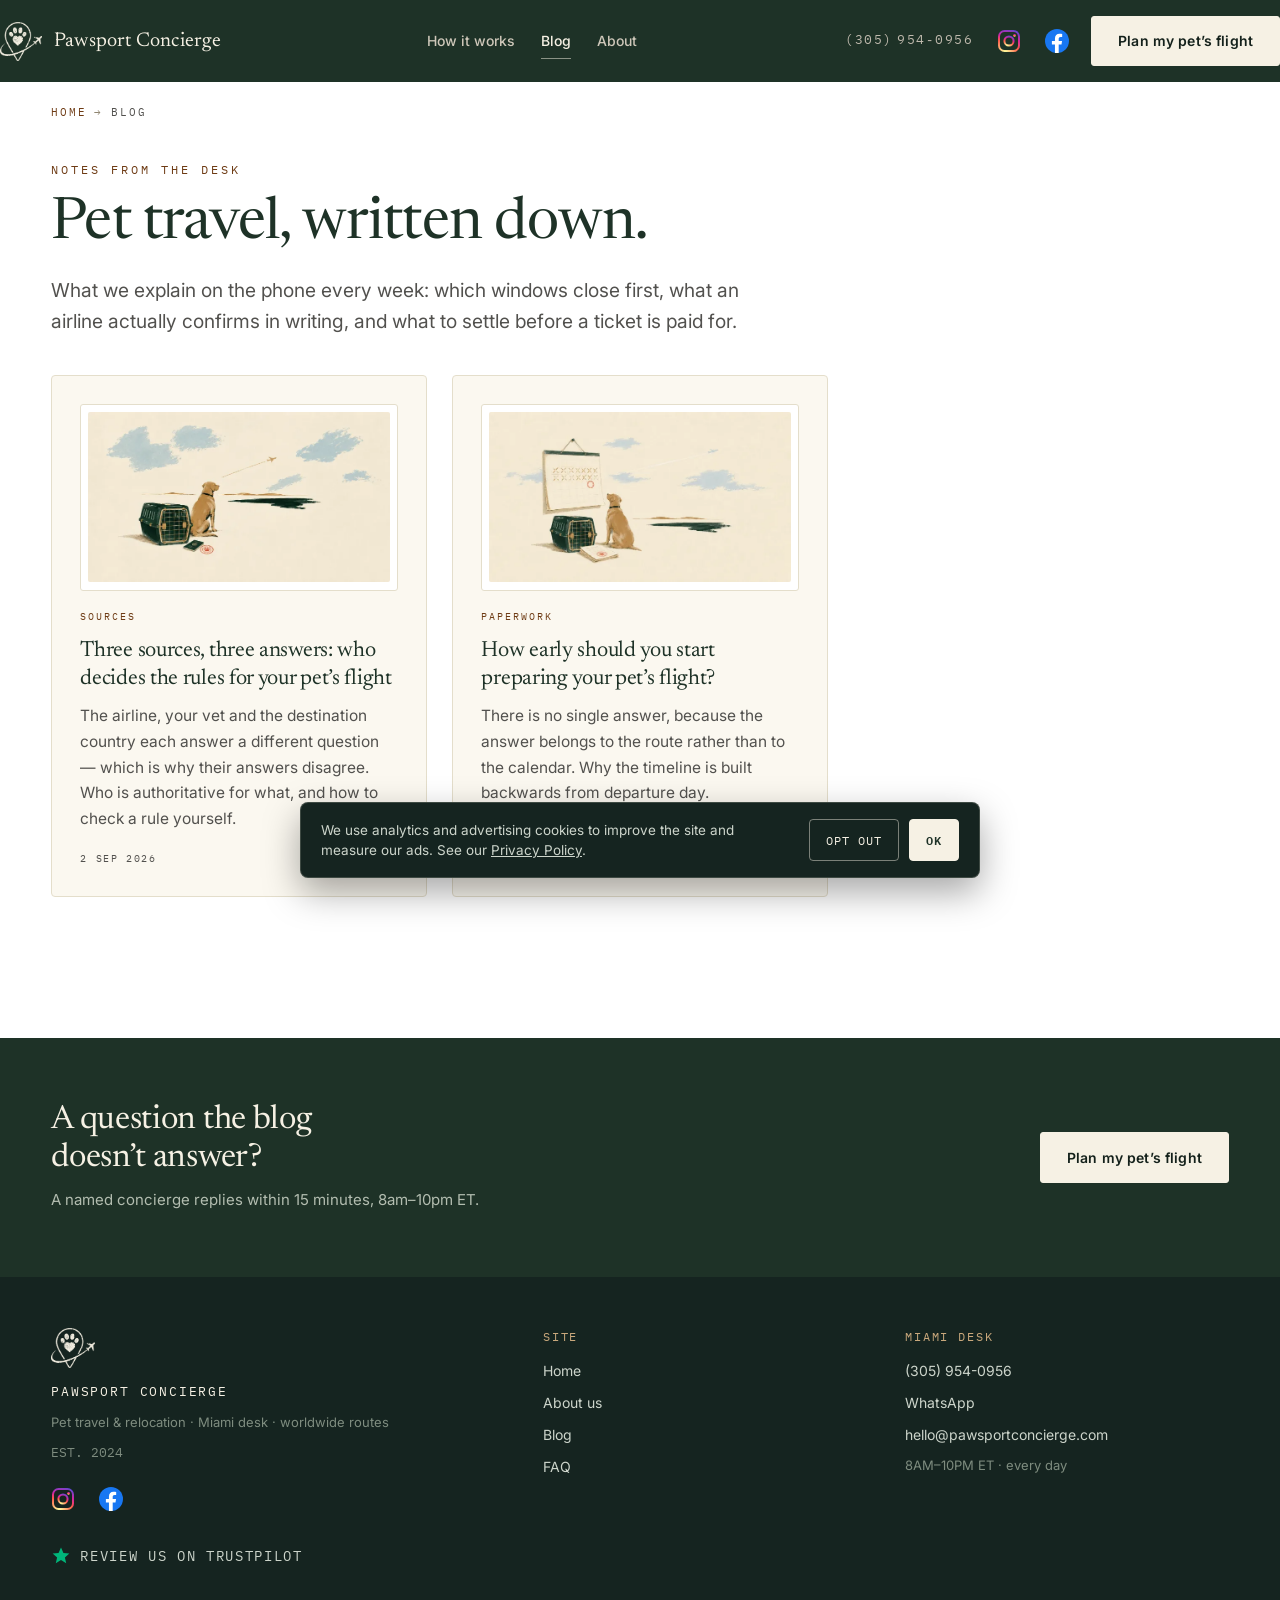
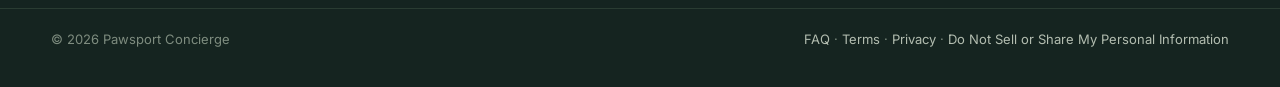
<file: blog/index.html>
<!DOCTYPE html>
<html lang="en">
<head>
<meta charset="UTF-8">
<meta name="viewport" content="width=device-width, initial-scale=1.0">
<!-- Рамка браузера под цвет шапки. Единый navy на всех страницах: замер
     показал, что верхняя строка пикселей у всех шести — #1E3227, даже на
     faq и terms с их отдельным CSS. Медиа-вариант для тёмной темы ОС не
     ставим: тёмной темы у сайта нет, страница в обеих одинаковая. -->
<meta name="theme-color" content="#1E3227">

<title>Pet Travel Notes — Blog | Pawsport Concierge</title>
<meta name="description" content="Notes from the Miami desk on flying with a dog or cat: paperwork windows, airline approvals, country rules and what to settle before you book a ticket.">
<link rel="canonical" href="https://www.pawsportconcierge.com/blog/">

<meta property="og:type" content="website">
<meta property="og:url" content="https://www.pawsportconcierge.com/blog/">
<meta property="og:title" content="Pet Travel Notes — Pawsport Concierge">
<meta property="og:description" content="Notes from the Miami desk on flying with a dog or cat: paperwork windows, airline approvals, country rules and what to settle before you book a ticket.">
<meta property="og:image" content="https://www.pawsportconcierge.com/assets/media/og-image.jpg">
<meta property="og:image:width" content="1200">
<meta property="og:image:height" content="630">
<meta property="og:image:alt" content="A dog waiting beside a suitcase in an airport terminal.">
<meta name="twitter:card" content="summary_large_image">

<!-- Регион и шрифты. EU (tz Europe/* и атлантические острова ЕС) — opt-in: Google Fonts
     и аналитика только после согласия, до него системные шрифты; US — opt-out: шрифты сразу.
     <link id="gfonts"> без href ничего не грузит, href ставит скрипт. Результат: data-region на <html>,
     window.__pwRegion, localStorage pw-region (отладка). ?region=eu|us — переопределение для тестов.
     Та же логика региона — в скрипте согласия (инлайн главной и assets/site.js). -->
<link id="gfonts" rel="stylesheet" data-href="https://fonts.googleapis.com/css2?family=Newsreader:opsz,wght@6..72,400;6..72,500&family=Inter:wght@400;500;600&family=IBM+Plex+Mono:wght@400;500&display=swap">
<script>
(function(){
  var q = /[?&]region=(eu|us)(&|$)/.exec(location.search), tz = '';
  try { tz = Intl.DateTimeFormat().resolvedOptions().timeZone || ''; } catch(e){}
  var EU = ['Atlantic/Reykjavik','Atlantic/Canary','Atlantic/Madeira','Atlantic/Azores','Atlantic/Faroe'];
  var region = q ? q[1] : ((tz.indexOf('Europe/') === 0 || EU.indexOf(tz) >= 0) ? 'eu' : 'us');
  document.documentElement.setAttribute('data-region', region);
  window.__pwRegion = region;
  try { localStorage.setItem('pw-region', region); } catch(e){}
  var consent = null; try { consent = localStorage.getItem('pw-consent'); } catch(e){}
  window.__pwLoadFonts = function(){
    if (window.__fontsLoaded) return; window.__fontsLoaded = true;
    var l = document.getElementById('gfonts'); if (!l || !l.dataset.href) return;
    [['https://fonts.googleapis.com', ''], ['https://fonts.gstatic.com', 'anonymous']].forEach(function(p){
      var c = document.createElement('link'); c.rel = 'preconnect'; c.href = p[0]; if (p[1]) c.crossOrigin = p[1];
      l.parentNode.insertBefore(c, l);
    });
    l.href = l.dataset.href;
  };
  if (region === 'us' || consent === 'all') window.__pwLoadFonts();
})();
</script>
<link rel="stylesheet" href="../assets/pages.css">

<!-- Каталог статей. При добавлении новой статьи добавить её и в itemListElement. -->
<script type="application/ld+json">
{
  "@context":"https://schema.org",
  "@type":"Blog",
  "name":"Pet Travel Notes",
  "description":"Notes from the Miami desk on flying with a dog or cat.",
  "url":"https://www.pawsportconcierge.com/blog/",
  "inLanguage":"en",
  "publisher":{
    "@type":"Organization",
    "name":"Pawsport Concierge",
    "url":"https://www.pawsportconcierge.com",
    "sameAs":["https://www.instagram.com/pawsportconcierge/","https://www.facebook.com/profile.php?id=61595442477528"],
    "logo":{"@type":"ImageObject","url":"https://www.pawsportconcierge.com/assets/brand/logo-mark-cream.png"}
  },
  "blogPost":[
    {"@type":"BlogPosting",
     "headline":"How early should you start preparing your pet’s flight?",
     "url":"https://www.pawsportconcierge.com/blog/how-early-to-start-pet-flight.html",
     "datePublished":"2026-08-15"}
  ]
}
</script>

<script type="application/ld+json">
{
  "@context":"https://schema.org",
  "@type":"BreadcrumbList",
  "itemListElement":[
    {"@type":"ListItem","position":1,"name":"Home","item":"https://www.pawsportconcierge.com/"},
    {"@type":"ListItem","position":2,"name":"Blog"}
  ]
}
</script>
</head>
<body>

<a class="skip" href="#main">Skip to main content</a>

<header>
  <div class="wrap nav">
    <a class="brand" href="/">
      <img src="../assets/brand/logo-mark-cream.png" alt="" width="42" height="39">
      <span class="brand-name">Pawsport Concierge</span>
    </a>
    <nav class="nav-links" aria-label="Main">
      <a href="/#how">How it works</a>
      <a href="./" aria-current="page">Blog</a>
      <a href="../about.html">About</a>
    </nav>
    <nav class="nav-right" aria-label="Contact">
      <a class="nav-phone" href="tel:+13059540956" data-track="call">(305)&thinsp;954&#8209;0956</a>

      <!-- ── СОЦСЕТИ В ШАПКЕ (17.08) ───────────────────────────────────────
           Приведено к главной: те же знаки, та же позиция между телефоном и
           CTA, те же 44×44 и aria-label, метки header-варианта. id градиента
           ig-grad-head, а не ig-grad — иначе столкнулся бы с подвалом.

           ВНИМАНИЕ: на внутренних страницах нет ни GA4, ни Clarity, ни
           обработчика [data-track] — метки лежат впрок и событий сейчас НЕ
           дают. Когда на страницы приедет аналитика за куки-баннером,
           заработают без правок здесь.
           ─────────────────────────────────────────────────────────────── -->
      <div class="soc soc-head">
        <a href="https://www.instagram.com/pawsportconcierge/" target="_blank" rel="noopener"
           aria-label="Pawsport Concierge on Instagram" data-track="instagram_header">
          <svg viewBox="0 0 24 24" fill="none" aria-hidden="true" focusable="false">
            <defs>
              <radialGradient id="ig-grad-head" cx="30%" cy="107%" r="150%">
                <stop offset="0%" stop-color="#FDF497"/>
                <stop offset="5%" stop-color="#FDF497"/>
                <stop offset="45%" stop-color="#FD5949"/>
                <stop offset="60%" stop-color="#D6249F"/>
                <stop offset="90%" stop-color="#285AEB"/>
              </radialGradient>
            </defs>
            <rect x="2" y="2" width="20" height="20" rx="5.6" stroke="url(#ig-grad-head)" stroke-width="2"/>
            <circle cx="12" cy="12" r="4.6" stroke="url(#ig-grad-head)" stroke-width="2"/>
            <circle cx="17.6" cy="6.4" r="1.4" fill="url(#ig-grad-head)"/>
          </svg>
        </a>

        <a href="https://www.facebook.com/profile.php?id=61595442477528" target="_blank" rel="noopener"
           aria-label="Pawsport Concierge on Facebook" data-track="facebook_header">
          <svg viewBox="0 0 24 24" aria-hidden="true" focusable="false">
            <circle cx="12" cy="12" r="12" fill="#1877F2"/>
            <path fill="#FFFFFF" d="M16.5 15.5l.53-3.47h-3.33v-2.25c0-.95.47-1.87 1.96-1.87h1.51V4.96s-1.37-.24-2.69-.24c-2.74 0-4.53 1.66-4.53 4.67v2.64H6.9v3.47h3.05V24a12.1 12.1 0 003.75 0v-8.5h2.8z"/>
          </svg>
        </a>
      </div>

      <a class="btn" href="/#request">Plan my pet&rsquo;s flight</a>
    </nav>
  </div>
</header>

<nav class="crumbs wrap" aria-label="Breadcrumb">
  <ol>
    <li><a href="/">Home</a></li>
    <li aria-current="page">Blog</li>
  </ol>
</nav>

<main id="main" tabindex="-1">
  <div class="wrap article-head">
    <div class="measure">
      <p class="kicker">Notes from the desk</p>
      <h1>Pet travel, written down.</h1>
      <p class="lede">What we explain on the phone every week: which windows close first, what an airline actually confirms in writing, and what to settle before a ticket is paid for.</p>
    </div>
  </div>

  <div class="wrap">
    <div class="cards">

      <!-- ── КАРТОЧКА СТАТЬИ · копировать целиком для новой ────────── -->
      <a class="card" href="conflicting-pet-travel-information.html">
        <span class="card-thumb">
          <picture>
            <source type="image/webp" sizes="(max-width:700px) 92vw, 440px"
                    srcset="../assets/media/article-three-sources-720.webp 720w,
                            ../assets/media/article-three-sources-1440.webp 1440w">
            <img src="../assets/media/article-three-sources.jpg" width="1672" height="941" alt="">
          </picture>
        </span>
        <span class="card-tag">Sources</span>
        <h2>Three sources, three answers: who decides the rules for your pet&rsquo;s flight</h2>
        <p>The airline, your vet and the destination country each answer a different question — which is why their answers disagree. Who is authoritative for what, and how to check a rule yourself.</p>
        <span class="card-foot">
          <time datetime="2026-09-02">2 Sep 2026</time>
          <span class="go">Read &#8594;</span>
        </span>
      </a>
      <!-- ── /КАРТОЧКА ────────────────────────────────────────────── -->

      <a class="card" href="how-early-to-start-pet-flight.html">
        <!-- Обложка карточки = обложка статьи. alt пустой намеренно: картинка
             лежит внутри ссылки, у которой уже есть заголовок и описание, и
             озвучивать её повторно скринридеру не нужно. Если обложка несёт
             смысл, которого нет в тексте, — вписать alt. -->
        <span class="card-thumb">
          <picture>
            <source type="image/webp" sizes="(max-width:700px) 92vw, 440px"
                    srcset="../assets/media/article-how-early-720.webp 720w,
                            ../assets/media/article-how-early-1440.webp 1440w">
            <img src="../assets/media/article-how-early.jpg" width="1672" height="941" alt="">
          </picture>
        </span>
        <span class="card-tag">Paperwork</span>
        <h2>How early should you start preparing your pet&rsquo;s flight?</h2>
        <p>There is no single answer, because the answer belongs to the route rather than to the calendar. Why the timeline is built backwards from departure day.</p>
        <span class="card-foot">
          <time datetime="2026-08-15">15 Aug 2026</time>
          <span class="go">Read &#8594;</span>
        </span>
      </a>
      <!-- ── /КАРТОЧКА ────────────────────────────────────────────── -->

    </div>
  </div>
</main>

<div class="cta-band">
  <div class="wrap inner">
    <div>
      <h2>A question the blog doesn&rsquo;t answer?</h2>
      <p>A named concierge replies within 15 minutes, 8am&ndash;10pm ET.</p>
    </div>
    <a class="btn" href="/#request">Plan my pet&rsquo;s flight</a>
  </div>
</div>

<footer>
  <div class="wrap foot2">
    <div class="f-col">
      <img src="../assets/brand/logo-mark-cream.png" alt="Pawsport Concierge" class="f-logo" width="471" height="433" loading="lazy">
      <span class="f-name">PAWSPORT CONCIERGE</span>
      <span class="f-dim">Pet travel &amp; relocation &middot; Miami desk &middot; worldwide routes</span>
      <span class="mono f-dim">EST. 2024</span>

      <!-- ── СОЦСЕТИ ──────────────────────────────────────────────────────
           Знаки официальные, под палитру сайта НЕ перекрашены — правила
           Instagram и Meta это запрещают.

           FACEBOOK ВКЛЮЧЁН (17.08): страница живая, ссылка стоит здесь и
           вторым элементом в "sameAs" (JSON-LD в шапке документа). Адрес пока
           технический — profile.php?id=…; когда у страницы появится @username,
           поменять в обоих местах.
           ─────────────────────────────────────────────────────────────── -->
      <div class="soc">
        <a href="https://www.instagram.com/pawsportconcierge/" target="_blank" rel="noopener"
           aria-label="Pawsport Concierge on Instagram">
          <svg viewBox="0 0 24 24" fill="none" aria-hidden="true" focusable="false">
            <defs>
              <radialGradient id="ig-grad" cx="30%" cy="107%" r="150%">
                <stop offset="0%" stop-color="#FDF497"/>
                <stop offset="5%" stop-color="#FDF497"/>
                <stop offset="45%" stop-color="#FD5949"/>
                <stop offset="60%" stop-color="#D6249F"/>
                <stop offset="90%" stop-color="#285AEB"/>
              </radialGradient>
            </defs>
            <rect x="2" y="2" width="20" height="20" rx="5.6" stroke="url(#ig-grad)" stroke-width="2"/>
            <circle cx="12" cy="12" r="4.6" stroke="url(#ig-grad)" stroke-width="2"/>
            <circle cx="17.6" cy="6.4" r="1.4" fill="url(#ig-grad)"/>
          </svg>
        </a>

        <a href="https://www.facebook.com/profile.php?id=61595442477528" target="_blank" rel="noopener"
           aria-label="Pawsport Concierge on Facebook">
          <svg viewBox="0 0 24 24" aria-hidden="true" focusable="false">
            <circle cx="12" cy="12" r="12" fill="#1877F2"/>
            <path fill="#FFFFFF" d="M16.5 15.5l.53-3.47h-3.33v-2.25c0-.95.47-1.87 1.96-1.87h1.51V4.96s-1.37-.24-2.69-.24c-2.74 0-4.53 1.66-4.53 4.67v2.64H6.9v3.47h3.05V24a12.1 12.1 0 003.75 0v-8.5h2.8z"/>
          </svg>
        </a>
      </div>
        <!-- ───────────────────────────────────────────────────────────────
             TRUSTPILOT · пока ПРИГЛАШЕНИЕ, без рейтинга.
             Звезда — официальный знак, отрисован инлайном: их виджет и скрипты
             НЕ подключаем, иначе Trustpilot видел бы наших посетителей ещё до
             куки-баннера. Тот же принцип, что с Instagram и Facebook.
             Фирменный зелёный #00B67A сохранён: на navy подвала он даёт 6.11:1
             при норме 3:1 для графики — замерено. Светлую плашку под звезду
             ставить НЕЛЬЗЯ: на кремовом тот же зелёный даёт 2.34:1.
             В sameAs Trustpilot намеренно не добавлен.
             ─────────────────────────────────────────────────────────────── -->
        <a class="tp" href="https://www.trustpilot.com/review/pawsportconcierge.com"
           target="_blank" rel="noopener"
           aria-label="Review us on Trustpilot — opens in a new tab" data-track="trustpilot_footer">
          <svg viewBox="0 0 24 24" aria-hidden="true" focusable="false"><path fill="#00B67A" d="M12 1.9l2.94 6.44 7.06.63-5.32 4.7 1.56 6.9L12 16.9 5.76 20.57l1.56-6.9L2 8.97l7.06-.63z"/></svg>
          <span>Review us on Trustpilot</span>
        </a>
        <!-- ───────────────────────────────────────────────────────────────
             TRUSTPILOT · РЕЙТИНГ СО ЗВЁЗДАМИ — УСЛОВИЕ СВЕРЕНО С ГЛАВНОЙ 02.09.
             На 02.09: 6 отзывов, все пятизвёздочные, TrustScore сглажен до 4.2 —
             малая выборка тянется к среднему по площадке. Поэтому цифры на сайте
             нет, стоит факт «100% 5-star reviews».
             УСЛОВИЕ ЗАМЕНЫ: включать, КОГДА TrustScore ≥4.5 ПРИ ≥10 отзывах.
             Здесь раньше стояло «когда отзывов станет ≥5» — расхождение с
             главной, где условие обновили 25.08. Шестой отзыв сделал старую
             формулировку истинной: по ней рейтинг включили бы на 4.2.
             ЧТОБЫ ВКЛЮЧИТЬ: раскрыть блок ниже, подставить [RATING] (например
             4.9) и [COUNT] (число отзывов), затем удалить приглашение выше —
             две трустпилотовские сущности рядом читаются как дубль.
             Стоп-проверка сборки ловит [RATING] и [COUNT] ВНЕ комментариев:
             пока блок закомментирован — сборка идёт, раскрыли и забыли
             подставить — падает. Приём тот же, что был с Facebook.
        <div class="tp-rating">
          <span class="tp-stars" aria-hidden="true"><svg viewBox="0 0 24 24" aria-hidden="true" focusable="false"><path fill="#00B67A" d="M12 1.9l2.94 6.44 7.06.63-5.32 4.7 1.56 6.9L12 16.9 5.76 20.57l1.56-6.9L2 8.97l7.06-.63z"/></svg><svg viewBox="0 0 24 24" aria-hidden="true" focusable="false"><path fill="#00B67A" d="M12 1.9l2.94 6.44 7.06.63-5.32 4.7 1.56 6.9L12 16.9 5.76 20.57l1.56-6.9L2 8.97l7.06-.63z"/></svg><svg viewBox="0 0 24 24" aria-hidden="true" focusable="false"><path fill="#00B67A" d="M12 1.9l2.94 6.44 7.06.63-5.32 4.7 1.56 6.9L12 16.9 5.76 20.57l1.56-6.9L2 8.97l7.06-.63z"/></svg><svg viewBox="0 0 24 24" aria-hidden="true" focusable="false"><path fill="#00B67A" d="M12 1.9l2.94 6.44 7.06.63-5.32 4.7 1.56 6.9L12 16.9 5.76 20.57l1.56-6.9L2 8.97l7.06-.63z"/></svg><svg viewBox="0 0 24 24" aria-hidden="true" focusable="false"><path fill="#00B67A" d="M12 1.9l2.94 6.44 7.06.63-5.32 4.7 1.56 6.9L12 16.9 5.76 20.57l1.56-6.9L2 8.97l7.06-.63z"/></svg></span>
          <span class="tp-num"><strong>[RATING]</strong> of 5 &middot; [COUNT] reviews on Trustpilot</span>
        </div>
             ─────────────────────────────────────────────────────────────── -->

    </div>
    <div class="f-col">
      <span class="f-head">SITE</span>
      <a href="/">Home</a>
      <a href="../about.html">About us</a>
      <a href="./">Blog</a>
      <a href="../faq.html">FAQ</a>
    </div>
    <div class="f-col">
      <span class="f-head">MIAMI DESK</span>
      <a href="tel:+13059540956">(305) 954-0956</a>
      <a href="https://wa.me/13059540956" target="_blank" rel="noopener">WhatsApp</a>
      <a href="mailto:hello@pawsportconcierge.com">hello@pawsportconcierge.com</a>
      <span class="f-dim">8AM&ndash;10PM ET &middot; every day</span>
    </div>
  </div>
  <div class="wrap f-bottom">
    <span>&copy; 2026 Pawsport Concierge</span>
    <span><a href="../faq.html">FAQ</a> &middot; <a href="../terms.html">Terms</a> &middot; <a href="../privacy.html">Privacy</a></span>
  </div>
</footer>

<script src="../assets/site.js" defer></script>
</body>
</html>
</file>
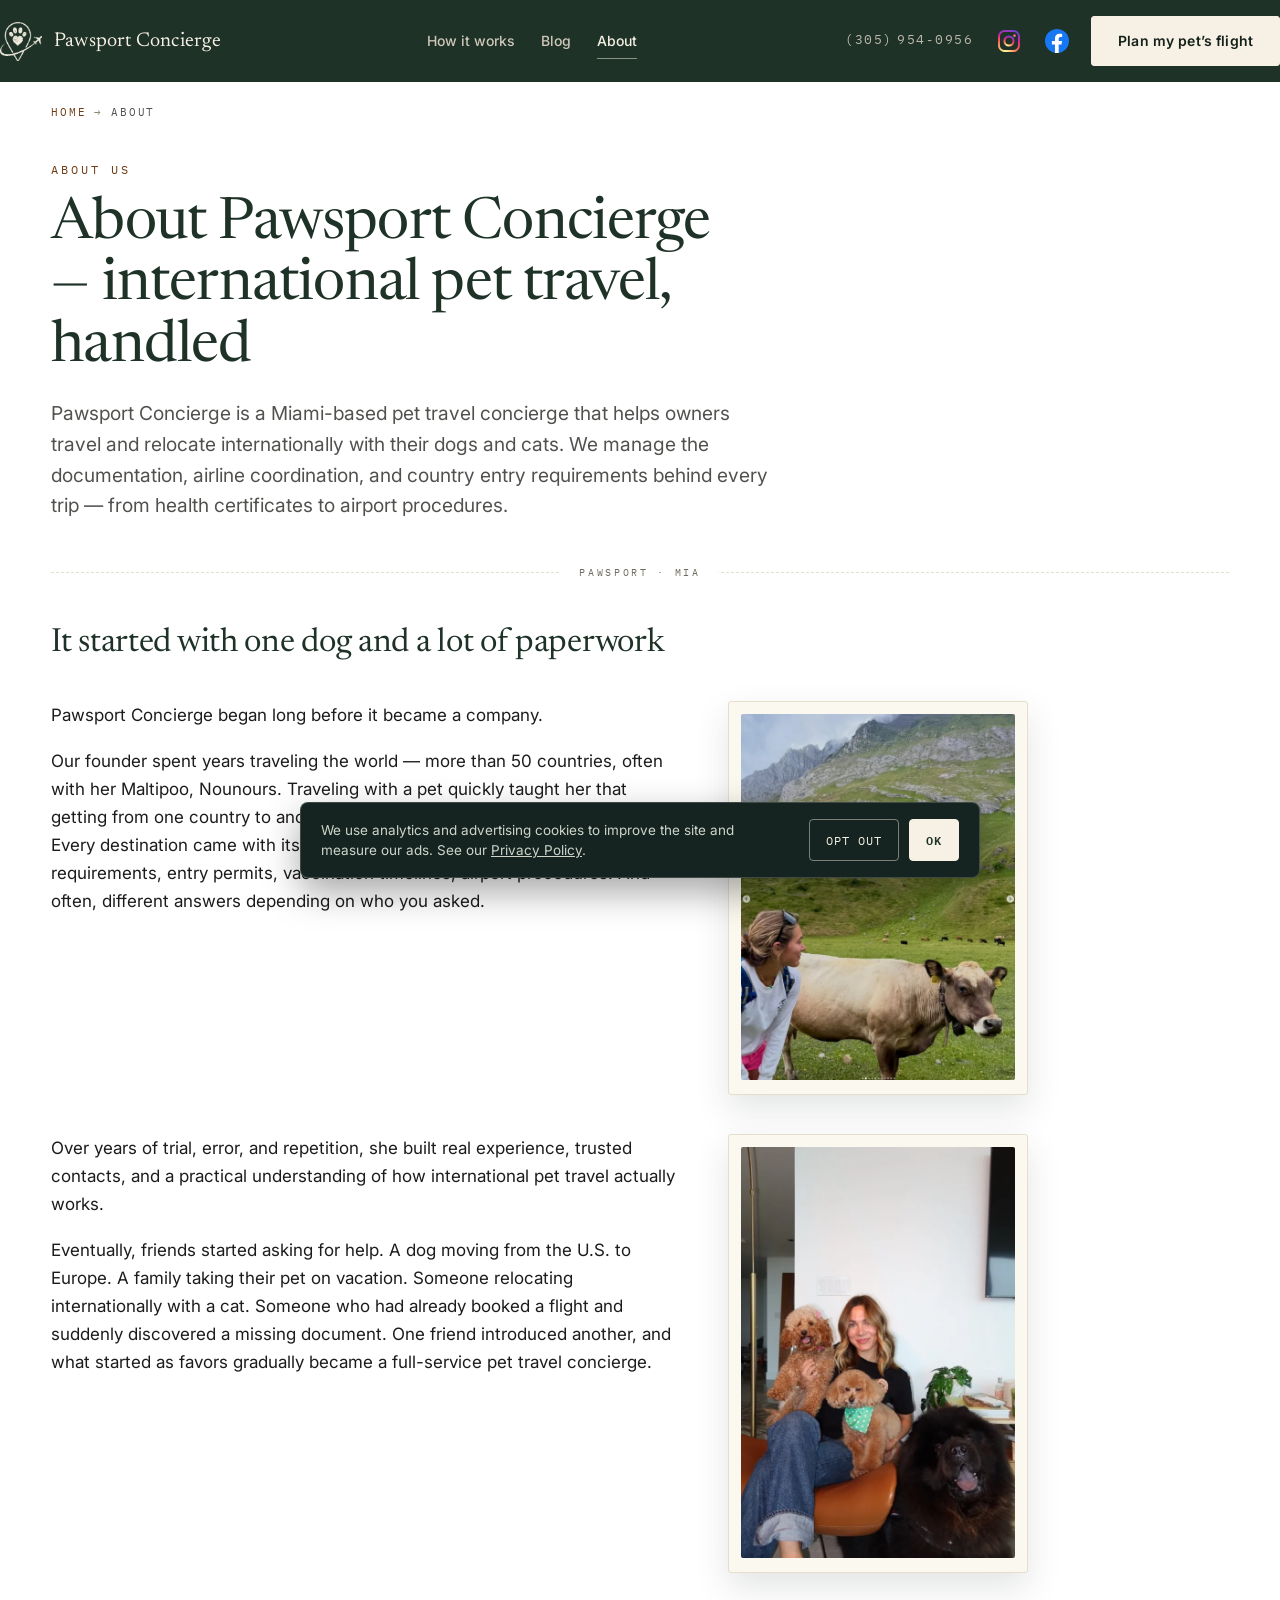
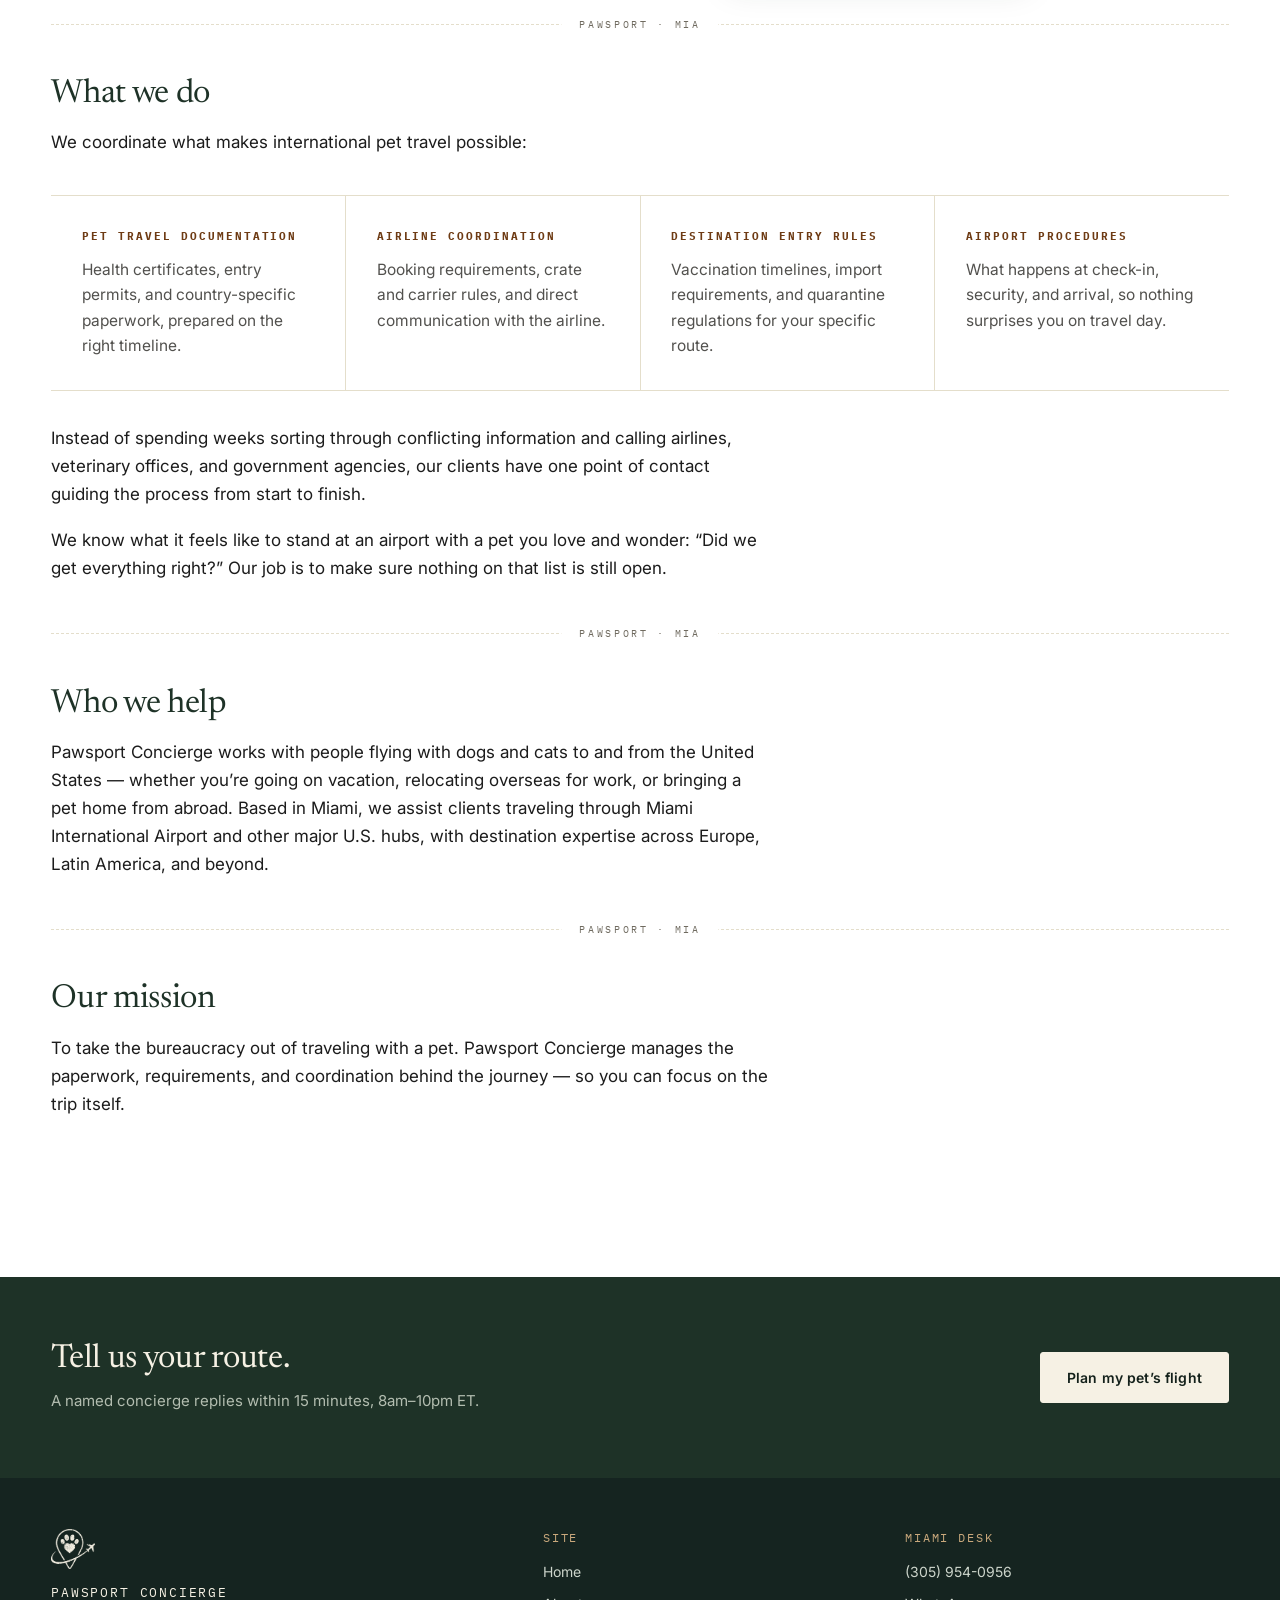
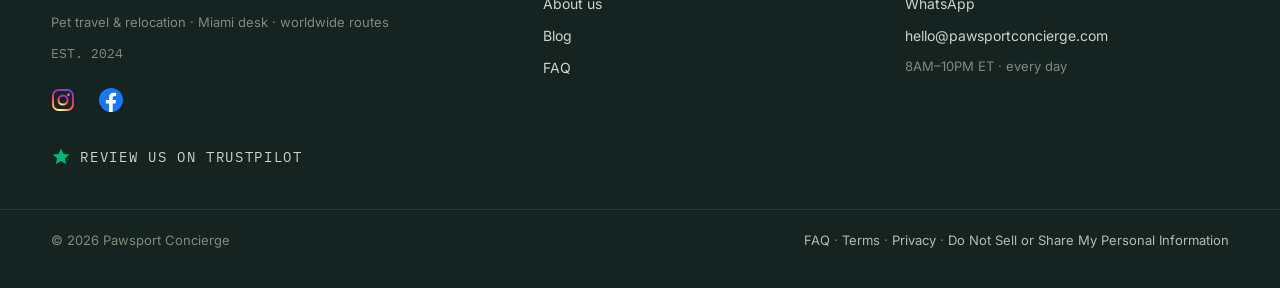
<file: about.html>
<!DOCTYPE html>
<!-- ═══════════════════════════════════════════════════════════════
     ABOUT US · текст залит 16.08 из pawsport-about-seo.md.

     Фото вставлены 17.08: pawsport-founder-dogs-miami.jpg (853×1280) и
     pawsport-founder-travel.jpg (869×1162), оба в разделе «It Started With
     One Dog…». width/height — настоящие пиксели файлов, менять только вместе
     с самими файлами, иначе поедет CLS.

     Прежняя версия страницы (карточки основателей, «How it started»,
     «What we are for») — в about.html.old.
     ═══════════════════════════════════════════════════════════════ -->
<html lang="en">
<head>
<meta charset="UTF-8">
<meta name="viewport" content="width=device-width, initial-scale=1.0">
<!-- Рамка браузера под цвет шапки. Единый navy на всех страницах: замер
     показал, что верхняя строка пикселей у всех шести — #1E3227, даже на
     faq и terms с их отдельным CSS. Медиа-вариант для тёмной темы ОС не
     ставим: тёмной темы у сайта нет, страница в обеих одинаковая. -->
<meta name="theme-color" content="#1E3227">

<title>About Us — Pet Travel Concierge in Miami | Pawsport Concierge</title>
<meta name="description" content="Who runs the Miami desk: a pet travel concierge that prepares the documents, coordinates the vets and gets airline approval in writing before you book.">
<link rel="canonical" href="https://www.pawsportconcierge.com/about.html">

<meta property="og:type" content="website">
<meta property="og:url" content="https://www.pawsportconcierge.com/about.html">
<meta property="og:title" content="About Pawsport Concierge — the Miami pet travel desk">
<meta property="og:description" content="Who runs the Miami desk: a pet travel concierge that prepares the documents, coordinates the vets and gets airline approval in writing before you book.">
<meta property="og:image" content="https://www.pawsportconcierge.com/assets/media/og-image.jpg">
<meta property="og:image:width" content="1200">
<meta property="og:image:height" content="630">
<meta property="og:image:alt" content="A dog waiting beside a suitcase in an airport terminal.">
<meta name="twitter:card" content="summary_large_image">

<!-- Регион и шрифты. EU (tz Europe/* и атлантические острова ЕС) — opt-in: Google Fonts
     и аналитика только после согласия, до него системные шрифты; US — opt-out: шрифты сразу.
     <link id="gfonts"> без href ничего не грузит, href ставит скрипт. Результат: data-region на <html>,
     window.__pwRegion, localStorage pw-region (отладка). ?region=eu|us — переопределение для тестов.
     Та же логика региона — в скрипте согласия (инлайн главной и assets/site.js). -->
<link id="gfonts" rel="stylesheet" data-href="https://fonts.googleapis.com/css2?family=Newsreader:opsz,wght@6..72,400;6..72,500&family=Inter:wght@400;500;600&family=IBM+Plex+Mono:wght@400;500&display=swap">
<script>
(function(){
  var q = /[?&]region=(eu|us)(&|$)/.exec(location.search), tz = '';
  try { tz = Intl.DateTimeFormat().resolvedOptions().timeZone || ''; } catch(e){}
  var EU = ['Atlantic/Reykjavik','Atlantic/Canary','Atlantic/Madeira','Atlantic/Azores','Atlantic/Faroe'];
  var region = q ? q[1] : ((tz.indexOf('Europe/') === 0 || EU.indexOf(tz) >= 0) ? 'eu' : 'us');
  document.documentElement.setAttribute('data-region', region);
  window.__pwRegion = region;
  try { localStorage.setItem('pw-region', region); } catch(e){}
  var consent = null; try { consent = localStorage.getItem('pw-consent'); } catch(e){}
  window.__pwLoadFonts = function(){
    if (window.__fontsLoaded) return; window.__fontsLoaded = true;
    var l = document.getElementById('gfonts'); if (!l || !l.dataset.href) return;
    [['https://fonts.googleapis.com', ''], ['https://fonts.gstatic.com', 'anonymous']].forEach(function(p){
      var c = document.createElement('link'); c.rel = 'preconnect'; c.href = p[0]; if (p[1]) c.crossOrigin = p[1];
      l.parentNode.insertBefore(c, l);
    });
    l.href = l.dataset.href;
  };
  if (region === 'us' || consent === 'all') window.__pwLoadFonts();
})();
</script>
<link rel="stylesheet" href="assets/pages.css">

<script type="application/ld+json">
{
  "@context":"https://schema.org",
  "@type":"AboutPage",
  "name":"About Pawsport Concierge",
  "url":"https://www.pawsportconcierge.com/about.html",
  "inLanguage":"en",
  "mainEntity":{
    "@type":"Organization",
    "name":"Pawsport Concierge",
    "url":"https://www.pawsportconcierge.com",
    "sameAs":["https://www.instagram.com/pawsportconcierge/","https://www.facebook.com/profile.php?id=61595442477528"],
    "email":"hello@pawsportconcierge.com",
    "telephone":"+1-305-954-0956",
    "address":{"@type":"PostalAddress","addressLocality":"Miami","addressRegion":"FL","addressCountry":"US"},
    "areaServed":"Worldwide",
    "logo":{"@type":"ImageObject","url":"https://www.pawsportconcierge.com/assets/brand/logo-mark-cream.png"}
  }
}
</script>

<script type="application/ld+json">
{
  "@context":"https://schema.org",
  "@type":"BreadcrumbList",
  "itemListElement":[
    {"@type":"ListItem","position":1,"name":"Home","item":"https://www.pawsportconcierge.com/"},
    {"@type":"ListItem","position":2,"name":"About"}
  ]
}
</script>
</head>
<body>

<a class="skip" href="#main">Skip to main content</a>

<header>
  <div class="wrap nav">
    <a class="brand" href="/">
      <img src="assets/brand/logo-mark-cream.png" alt="" width="42" height="39">
      <span class="brand-name">Pawsport Concierge</span>
    </a>
    <nav class="nav-links" aria-label="Main">
      <a href="/#how">How it works</a>
      <a href="blog/">Blog</a>
      <a href="about.html" aria-current="page">About</a>
    </nav>
    <nav class="nav-right" aria-label="Contact">
      <a class="nav-phone" href="tel:+13059540956" data-track="call">(305)&thinsp;954&#8209;0956</a>

      <!-- ── СОЦСЕТИ В ШАПКЕ (17.08) ───────────────────────────────────────
           Приведено к главной: те же знаки, та же позиция между телефоном и
           CTA, те же 44×44 и aria-label, метки header-варианта. id градиента
           ig-grad-head, а не ig-grad — иначе столкнулся бы с подвалом.

           ВНИМАНИЕ: на внутренних страницах нет ни GA4, ни Clarity, ни
           обработчика [data-track] — метки лежат впрок и событий сейчас НЕ
           дают. Когда на страницы приедет аналитика за куки-баннером,
           заработают без правок здесь.
           ─────────────────────────────────────────────────────────────── -->
      <div class="soc soc-head">
        <a href="https://www.instagram.com/pawsportconcierge/" target="_blank" rel="noopener"
           aria-label="Pawsport Concierge on Instagram" data-track="instagram_header">
          <svg viewBox="0 0 24 24" fill="none" aria-hidden="true" focusable="false">
            <defs>
              <radialGradient id="ig-grad-head" cx="30%" cy="107%" r="150%">
                <stop offset="0%" stop-color="#FDF497"/>
                <stop offset="5%" stop-color="#FDF497"/>
                <stop offset="45%" stop-color="#FD5949"/>
                <stop offset="60%" stop-color="#D6249F"/>
                <stop offset="90%" stop-color="#285AEB"/>
              </radialGradient>
            </defs>
            <rect x="2" y="2" width="20" height="20" rx="5.6" stroke="url(#ig-grad-head)" stroke-width="2"/>
            <circle cx="12" cy="12" r="4.6" stroke="url(#ig-grad-head)" stroke-width="2"/>
            <circle cx="17.6" cy="6.4" r="1.4" fill="url(#ig-grad-head)"/>
          </svg>
        </a>

        <a href="https://www.facebook.com/profile.php?id=61595442477528" target="_blank" rel="noopener"
           aria-label="Pawsport Concierge on Facebook" data-track="facebook_header">
          <svg viewBox="0 0 24 24" aria-hidden="true" focusable="false">
            <circle cx="12" cy="12" r="12" fill="#1877F2"/>
            <path fill="#FFFFFF" d="M16.5 15.5l.53-3.47h-3.33v-2.25c0-.95.47-1.87 1.96-1.87h1.51V4.96s-1.37-.24-2.69-.24c-2.74 0-4.53 1.66-4.53 4.67v2.64H6.9v3.47h3.05V24a12.1 12.1 0 003.75 0v-8.5h2.8z"/>
          </svg>
        </a>
      </div>

      <a class="btn" href="/#request">Plan my pet&rsquo;s flight</a>
    </nav>
  </div>
</header>

<nav class="crumbs wrap" aria-label="Breadcrumb">
  <ol>
    <li><a href="/">Home</a></li>
    <li aria-current="page">About</li>
  </ol>
</nav>

<main id="main" tabindex="-1">

  <!-- ── 1. Кто мы в одном абзаце ──────────────────────────────── -->
  <div class="wrap article-head">
    <div class="measure">
      <p class="kicker">About us</p>
      <h1>About Pawsport Concierge &mdash; international pet travel, handled</h1>
      <p class="lede">Pawsport Concierge is a Miami-based pet travel concierge that helps owners travel and relocate internationally with their dogs and cats. We manage the documentation, airline coordination, and country entry requirements behind every trip &mdash; from health certificates to airport procedures.</p>
    </div>
  </div>

  <!-- ── 2. История ────────────────────────────────────────────── -->
  <div class="wrap">
    <div class="tear" aria-hidden="true"><span>PAWSPORT &middot; MIA</span></div>
    <h2>It started with one dog and a lot of paperwork</h2>
    <div class="split">
      <div>
        <p>Pawsport Concierge began long before it became a company.</p>
        <p>Our founder spent years traveling the world &mdash; more than 50 countries, often with her Maltipoo, Nounours. Traveling with a pet quickly taught her that getting from one country to another is rarely as simple as booking a ticket. Every destination came with its own rules: health certificates, airline requirements, entry permits, vaccination timelines, airport procedures. And often, different answers depending on who you asked.</p>
      </div>
      <div class="about-photos">
        <!-- Фото · путешествия, 50 стран. 869×1162 — настоящие пиксели.
             Стоит рядом с абзацем про 50 стран намеренно. -->
        <figure class="cover">
          <picture><source type="image/webp" srcset="assets/media/pawsport-founder-travel-600.webp"><img src="assets/media/pawsport-founder-travel.jpg" width="869" height="1162" loading="lazy"
               alt="Pawsport Concierge founder hiking in the mountains during her travels across 50 countries"></picture>
        </figure>
      </div>
    </div>
    <div class="split">
      <div>
        <p>Over years of trial, error, and repetition, she built real experience, trusted contacts, and a practical understanding of how international pet travel actually works.</p>
        <p>Eventually, friends started asking for help. A dog moving from the U.S. to Europe. A family taking their pet on vacation. Someone relocating internationally with a cat. Someone who had already booked a flight and suddenly discovered a missing document. One friend introduced another, and what started as favors gradually became a full-service pet travel concierge.</p>
      </div>
      <div class="about-photos">
        <!-- Фото · основательница с собаками, Майами. 853×1280 — настоящие пиксели. -->
        <figure class="cover">
          <picture><source type="image/webp" srcset="assets/media/pawsport-founder-dogs-miami-600.webp"><img src="assets/media/pawsport-founder-dogs-miami.jpg" width="853" height="1280" loading="lazy"
               alt="Pawsport Concierge founder with her Maltipoo Nounours and two other dogs at home in Miami"></picture>
        </figure>
      </div>
    </div>
  </div>

  <!-- ── 3. Что делаем ─────────────────────────────────────────── -->
  <div class="wrap">
    <div class="tear" aria-hidden="true"><span>PAWSPORT &middot; MIA</span></div>
    <div class="measure">
      <h2>What we do</h2>
      <p>We coordinate what makes international pet travel possible:</p>
    </div>
  </div>
  <div class="wrap">
    <div class="values">
      <div class="value">
        <b>Pet travel documentation</b>
        <p>Health certificates, entry permits, and country-specific paperwork, prepared on the right timeline.</p>
      </div>
      <div class="value">
        <b>Airline coordination</b>
        <p>Booking requirements, crate and carrier rules, and direct communication with the airline.</p>
      </div>
      <div class="value">
        <b>Destination entry rules</b>
        <p>Vaccination timelines, import requirements, and quarantine regulations for your specific route.</p>
      </div>
      <div class="value">
        <b>Airport procedures</b>
        <p>What happens at check-in, security, and arrival, so nothing surprises you on travel day.</p>
      </div>
    </div>
  </div>
  <div class="wrap">
    <div class="measure after-values">
      <p>Instead of spending weeks sorting through conflicting information and calling airlines, veterinary offices, and government agencies, our clients have one point of contact guiding the process from start to finish.</p>
      <p>We know what it feels like to stand at an airport with a pet you love and wonder: &ldquo;Did we get everything right?&rdquo; Our job is to make sure nothing on that list is still open.</p>
    </div>
  </div>

  <!-- ── 4. Кому помогаем ──────────────────────────────────────── -->
  <div class="wrap">
    <div class="tear" aria-hidden="true"><span>PAWSPORT &middot; MIA</span></div>
    <div class="measure">
      <h2>Who we help</h2>
      <p>Pawsport Concierge works with people flying with dogs and cats to and from the United States &mdash; whether you&rsquo;re going on vacation, relocating overseas for work, or bringing a pet home from abroad. Based in Miami, we assist clients traveling through Miami International Airport and other major U.S. hubs, with destination expertise across Europe, Latin America, and beyond.</p>
    </div>
  </div>

  <!-- ── 5. Миссия ─────────────────────────────────────────────── -->
  <div class="wrap">
    <div class="tear" aria-hidden="true"><span>PAWSPORT &middot; MIA</span></div>
    <div class="measure">
      <h2>Our mission</h2>
      <p>To take the bureaucracy out of traveling with a pet. Pawsport Concierge manages the paperwork, requirements, and coordination behind the journey &mdash; so you can focus on the trip itself.</p>
    </div>
  </div>

</main>

<div class="cta-band">
  <div class="wrap inner">
    <div>
      <h2>Tell us your route.</h2>
      <p>A named concierge replies within 15 minutes, 8am&ndash;10pm ET.</p>
    </div>
    <a class="btn" href="/#request">Plan my pet&rsquo;s flight</a>
  </div>
</div>

<footer>
  <div class="wrap foot2">
    <div class="f-col">
      <img src="assets/brand/logo-mark-cream.png" alt="Pawsport Concierge" class="f-logo" width="471" height="433" loading="lazy">
      <span class="f-name">PAWSPORT CONCIERGE</span>
      <span class="f-dim">Pet travel &amp; relocation &middot; Miami desk &middot; worldwide routes</span>
      <span class="mono f-dim">EST. 2024</span>

      <!-- ── СОЦСЕТИ ──────────────────────────────────────────────────────
           Знаки официальные, под палитру сайта НЕ перекрашены — правила
           Instagram и Meta это запрещают.

           FACEBOOK ВКЛЮЧЁН (17.08): страница живая, ссылка стоит здесь и
           вторым элементом в "sameAs" (JSON-LD в шапке документа). Адрес пока
           технический — profile.php?id=…; когда у страницы появится @username,
           поменять в обоих местах.
           ─────────────────────────────────────────────────────────────── -->
      <div class="soc">
        <a href="https://www.instagram.com/pawsportconcierge/" target="_blank" rel="noopener"
           aria-label="Pawsport Concierge on Instagram">
          <svg viewBox="0 0 24 24" fill="none" aria-hidden="true" focusable="false">
            <defs>
              <radialGradient id="ig-grad" cx="30%" cy="107%" r="150%">
                <stop offset="0%" stop-color="#FDF497"/>
                <stop offset="5%" stop-color="#FDF497"/>
                <stop offset="45%" stop-color="#FD5949"/>
                <stop offset="60%" stop-color="#D6249F"/>
                <stop offset="90%" stop-color="#285AEB"/>
              </radialGradient>
            </defs>
            <rect x="2" y="2" width="20" height="20" rx="5.6" stroke="url(#ig-grad)" stroke-width="2"/>
            <circle cx="12" cy="12" r="4.6" stroke="url(#ig-grad)" stroke-width="2"/>
            <circle cx="17.6" cy="6.4" r="1.4" fill="url(#ig-grad)"/>
          </svg>
        </a>

        <a href="https://www.facebook.com/profile.php?id=61595442477528" target="_blank" rel="noopener"
           aria-label="Pawsport Concierge on Facebook">
          <svg viewBox="0 0 24 24" aria-hidden="true" focusable="false">
            <circle cx="12" cy="12" r="12" fill="#1877F2"/>
            <path fill="#FFFFFF" d="M16.5 15.5l.53-3.47h-3.33v-2.25c0-.95.47-1.87 1.96-1.87h1.51V4.96s-1.37-.24-2.69-.24c-2.74 0-4.53 1.66-4.53 4.67v2.64H6.9v3.47h3.05V24a12.1 12.1 0 003.75 0v-8.5h2.8z"/>
          </svg>
        </a>
      </div>
        <!-- ───────────────────────────────────────────────────────────────
             TRUSTPILOT · пока ПРИГЛАШЕНИЕ, без рейтинга.
             Звезда — официальный знак, отрисован инлайном: их виджет и скрипты
             НЕ подключаем, иначе Trustpilot видел бы наших посетителей ещё до
             куки-баннера. Тот же принцип, что с Instagram и Facebook.
             Фирменный зелёный #00B67A сохранён: на navy подвала он даёт 6.11:1
             при норме 3:1 для графики — замерено. Светлую плашку под звезду
             ставить НЕЛЬЗЯ: на кремовом тот же зелёный даёт 2.34:1.
             В sameAs Trustpilot намеренно не добавлен.
             ─────────────────────────────────────────────────────────────── -->
        <a class="tp" href="https://www.trustpilot.com/review/pawsportconcierge.com"
           target="_blank" rel="noopener"
           aria-label="Review us on Trustpilot — opens in a new tab" data-track="trustpilot_footer">
          <svg viewBox="0 0 24 24" aria-hidden="true" focusable="false"><path fill="#00B67A" d="M12 1.9l2.94 6.44 7.06.63-5.32 4.7 1.56 6.9L12 16.9 5.76 20.57l1.56-6.9L2 8.97l7.06-.63z"/></svg>
          <span>Review us on Trustpilot</span>
        </a>
        <!-- ───────────────────────────────────────────────────────────────
             TRUSTPILOT · РЕЙТИНГ СО ЗВЁЗДАМИ — УСЛОВИЕ СВЕРЕНО С ГЛАВНОЙ 02.09.
             На 02.09: 6 отзывов, все пятизвёздочные, TrustScore сглажен до 4.2 —
             малая выборка тянется к среднему по площадке. Поэтому цифры на сайте
             нет, стоит факт «100% 5-star reviews».
             УСЛОВИЕ ЗАМЕНЫ: включать, КОГДА TrustScore ≥4.5 ПРИ ≥10 отзывах.
             Здесь раньше стояло «когда отзывов станет ≥5» — расхождение с
             главной, где условие обновили 25.08. Шестой отзыв сделал старую
             формулировку истинной: по ней рейтинг включили бы на 4.2.
             ЧТОБЫ ВКЛЮЧИТЬ: раскрыть блок ниже, подставить [RATING] (например
             4.9) и [COUNT] (число отзывов), затем удалить приглашение выше —
             две трустпилотовские сущности рядом читаются как дубль.
             Стоп-проверка сборки ловит [RATING] и [COUNT] ВНЕ комментариев:
             пока блок закомментирован — сборка идёт, раскрыли и забыли
             подставить — падает. Приём тот же, что был с Facebook.
        <div class="tp-rating">
          <span class="tp-stars" aria-hidden="true"><svg viewBox="0 0 24 24" aria-hidden="true" focusable="false"><path fill="#00B67A" d="M12 1.9l2.94 6.44 7.06.63-5.32 4.7 1.56 6.9L12 16.9 5.76 20.57l1.56-6.9L2 8.97l7.06-.63z"/></svg><svg viewBox="0 0 24 24" aria-hidden="true" focusable="false"><path fill="#00B67A" d="M12 1.9l2.94 6.44 7.06.63-5.32 4.7 1.56 6.9L12 16.9 5.76 20.57l1.56-6.9L2 8.97l7.06-.63z"/></svg><svg viewBox="0 0 24 24" aria-hidden="true" focusable="false"><path fill="#00B67A" d="M12 1.9l2.94 6.44 7.06.63-5.32 4.7 1.56 6.9L12 16.9 5.76 20.57l1.56-6.9L2 8.97l7.06-.63z"/></svg><svg viewBox="0 0 24 24" aria-hidden="true" focusable="false"><path fill="#00B67A" d="M12 1.9l2.94 6.44 7.06.63-5.32 4.7 1.56 6.9L12 16.9 5.76 20.57l1.56-6.9L2 8.97l7.06-.63z"/></svg><svg viewBox="0 0 24 24" aria-hidden="true" focusable="false"><path fill="#00B67A" d="M12 1.9l2.94 6.44 7.06.63-5.32 4.7 1.56 6.9L12 16.9 5.76 20.57l1.56-6.9L2 8.97l7.06-.63z"/></svg></span>
          <span class="tp-num"><strong>[RATING]</strong> of 5 &middot; [COUNT] reviews on Trustpilot</span>
        </div>
             ─────────────────────────────────────────────────────────────── -->

    </div>
    <div class="f-col">
      <span class="f-head">SITE</span>
      <a href="/">Home</a>
      <a href="about.html">About us</a>
      <a href="blog/">Blog</a>
      <a href="faq.html">FAQ</a>
    </div>
    <div class="f-col">
      <span class="f-head">MIAMI DESK</span>
      <a href="tel:+13059540956">(305) 954-0956</a>
      <a href="https://wa.me/13059540956" target="_blank" rel="noopener">WhatsApp</a>
      <a href="mailto:hello@pawsportconcierge.com">hello@pawsportconcierge.com</a>
      <span class="f-dim">8AM&ndash;10PM ET &middot; every day</span>
    </div>
  </div>
  <div class="wrap f-bottom">
    <span>&copy; 2026 Pawsport Concierge</span>
    <span><a href="faq.html">FAQ</a> &middot; <a href="terms.html">Terms</a> &middot; <a href="privacy.html">Privacy</a></span>
  </div>
</footer>

<script src="assets/site.js" defer></script>
</body>
</html>
</file>
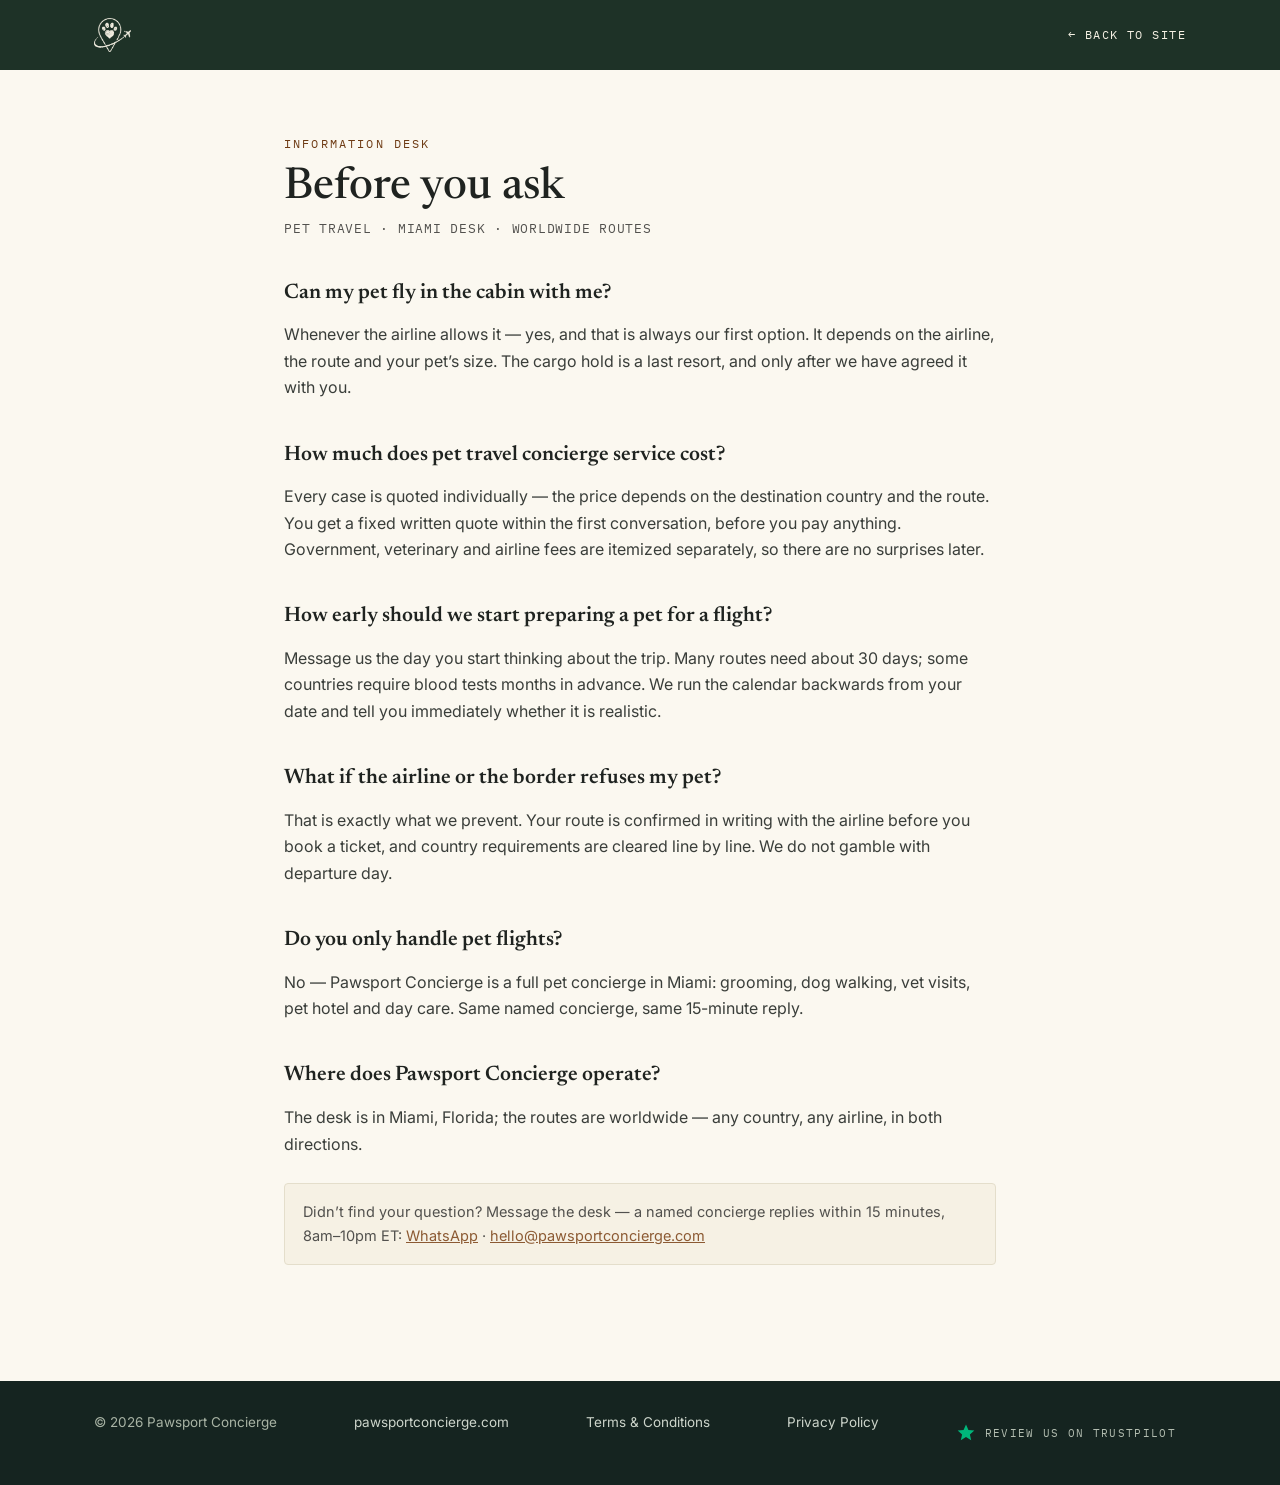
<file: faq.html>
<!DOCTYPE html>
<html lang="en">
<head>
<meta charset="UTF-8">
<meta name="viewport" content="width=device-width, initial-scale=1.0">
<!-- Рамка браузера под цвет шапки. Единый navy на всех страницах: замер
     показал, что верхняя строка пикселей у всех шести — #1E3227, даже на
     faq и terms с их отдельным CSS. Медиа-вариант для тёмной темы ОС не
     ставим: тёмной темы у сайта нет, страница в обеих одинаковая. -->
<meta name="theme-color" content="#1E3227">
<link rel="canonical" href="https://www.pawsportconcierge.com/faq.html">
<meta property="og:type" content="website">
<meta property="og:url" content="https://www.pawsportconcierge.com/faq.html">
<meta property="og:title" content="Pet Travel FAQ — Pawsport Concierge, Miami">
<meta property="og:image" content="https://www.pawsportconcierge.com/assets/media/og-image.jpg">
<meta property="og:image:width" content="1200">
<meta property="og:image:height" content="630">
<meta property="og:image:alt" content="A dog waiting beside a suitcase in an airport terminal.">
<meta property="og:description" content="Cabin rules, costs, timelines and airline approvals — answered by the Miami desk.">
<meta name="twitter:card" content="summary_large_image">
<title>Pet Travel FAQ — Pawsport Concierge, Miami</title>
<meta name="description" content="Answers about flying with a dog or cat from Miami: cabin rules, costs, timelines, airline approvals. Pawsport Concierge — worldwide routes.">
<!-- Регион и шрифты. EU (tz Europe/* и атлантические острова ЕС) — opt-in: Google Fonts
     и аналитика только после согласия, до него системные шрифты; US — opt-out: шрифты сразу.
     <link id="gfonts"> без href ничего не грузит, href ставит скрипт. Результат: data-region на <html>,
     window.__pwRegion, localStorage pw-region (отладка). ?region=eu|us — переопределение для тестов.
     Та же логика региона — в скрипте согласия (инлайн главной и assets/site.js). -->
<link id="gfonts" rel="stylesheet" data-href="https://fonts.googleapis.com/css2?family=Newsreader:opsz,wght@6..72,400;6..72,500;6..72,600&family=Inter:wght@400;500;600&family=IBM+Plex+Mono:wght@400;500&display=swap">
<script>
(function(){
  var q = /[?&]region=(eu|us)(&|$)/.exec(location.search), tz = '';
  try { tz = Intl.DateTimeFormat().resolvedOptions().timeZone || ''; } catch(e){}
  var EU = ['Atlantic/Reykjavik','Atlantic/Canary','Atlantic/Madeira','Atlantic/Azores','Atlantic/Faroe'];
  var region = q ? q[1] : ((tz.indexOf('Europe/') === 0 || EU.indexOf(tz) >= 0) ? 'eu' : 'us');
  document.documentElement.setAttribute('data-region', region);
  window.__pwRegion = region;
  try { localStorage.setItem('pw-region', region); } catch(e){}
  var consent = null; try { consent = localStorage.getItem('pw-consent'); } catch(e){}
  window.__pwLoadFonts = function(){
    if (window.__fontsLoaded) return; window.__fontsLoaded = true;
    var l = document.getElementById('gfonts'); if (!l || !l.dataset.href) return;
    [['https://fonts.googleapis.com', ''], ['https://fonts.gstatic.com', 'anonymous']].forEach(function(p){
      var c = document.createElement('link'); c.rel = 'preconnect'; c.href = p[0]; if (p[1]) c.crossOrigin = p[1];
      l.parentNode.insertBefore(c, l);
    });
    l.href = l.dataset.href;
  };
  if (region === 'us' || consent === 'all') window.__pwLoadFonts();
})();
</script>
<script type="application/ld+json">
{
  "@context": "https://schema.org",
  "@type": "BreadcrumbList",
  "itemListElement": [
    {
      "@type": "ListItem",
      "position": 1,
      "name": "Home",
      "item": "https://www.pawsportconcierge.com/"
    },
    {
      "@type": "ListItem",
      "position": 2,
      "name": "FAQ"
    }
  ]
}
</script>
<script type="application/ld+json">
{
  "@context": "https://schema.org",
  "@type": "FAQPage",
  "mainEntity": [
    {
      "@type": "Question",
      "name": "Can my pet fly in the cabin with me?",
      "acceptedAnswer": {
        "@type": "Answer",
        "text": "Whenever the airline allows it — yes, and that is always our first option. It depends on the airline, the route and your pet&rsquo;s size. The cargo hold is a last resort, and only after we have agreed it with you."
      }
    },
    {
      "@type": "Question",
      "name": "How much does pet travel concierge service cost?",
      "acceptedAnswer": {
        "@type": "Answer",
        "text": "Every case is quoted individually — the price depends on the destination country and the route. You get a fixed written quote within the first conversation, before you pay anything. Government, veterinary and airline fees are itemized separately, so there are no surprises later."
      }
    },
    {
      "@type": "Question",
      "name": "How early should we start preparing a pet for a flight?",
      "acceptedAnswer": {
        "@type": "Answer",
        "text": "Message us the day you start thinking about the trip. Many routes need about 30 days; some countries require blood tests months in advance. We run the calendar backwards from your date and tell you immediately whether it is realistic."
      }
    },
    {
      "@type": "Question",
      "name": "What if the airline or the border refuses my pet?",
      "acceptedAnswer": {
        "@type": "Answer",
        "text": "That is exactly what we prevent. Your route is confirmed in writing with the airline before you book a ticket, and country requirements are cleared line by line. We do not gamble with departure day."
      }
    },
    {
      "@type": "Question",
      "name": "Do you only handle pet flights?",
      "acceptedAnswer": {
        "@type": "Answer",
        "text": "No — Pawsport Concierge is a full pet concierge in Miami: grooming, dog walking, vet visits, pet hotel and day care. Same named concierge, same 15-minute reply."
      }
    },
    {
      "@type": "Question",
      "name": "Where does Pawsport Concierge operate?",
      "acceptedAnswer": {
        "@type": "Answer",
        "text": "The desk is in Miami, Florida; the routes are worldwide — any country, any airline, in both directions."
      }
    }
  ]
}
</script>
<style>
:root{--navy:#1E3227;--navy-deep:#152420;--cream:#F6F1E4;--paper:#FBF8F0;--ink:#1F2320;--muted:#52514E;--line:#E4DECB;--camel:#8C5A33;--choc:#6E3B14;--mono:'IBM Plex Mono',ui-monospace,Menlo,monospace}
*{margin:0;padding:0;box-sizing:border-box}
body{font-family:'Inter',sans-serif;background:var(--paper);color:var(--ink);line-height:1.65;font-size:16px}
.wrap{max-width:760px;margin:0 auto;padding:0 24px}
header{background:var(--navy);padding:18px 0}
header .wrap{display:flex;align-items:center;justify-content:space-between;max-width:1140px}
header img{height:34px;width:auto;display:block}
header a.back{font-family:var(--mono);font-size:12px;letter-spacing:.12em;color:var(--cream);text-decoration:none}
header a.back:hover{text-decoration:underline}
.kicker{font-family:var(--mono);font-size:12px;letter-spacing:.18em;text-transform:uppercase;color:var(--choc)}
h1{font-family:'Newsreader',serif;font-weight:500;font-size:clamp(32px,5vw,44px);line-height:1.1;margin:10px 0 6px}
.updated{font-family:var(--mono);font-size:12.5px;color:var(--muted);letter-spacing:.06em}
main{padding:64px 0 90px}
h2{font-family:'Newsreader',serif;font-weight:600;font-size:21px;margin:38px 0 10px}
p, li{color:#3A3E3A}
ul{padding-left:22px;margin:8px 0}
li{margin:5px 0}
.num{font-family:var(--mono);font-size:13px;color:var(--camel);margin-right:8px}
.notice{border:1px solid var(--line);background:var(--cream);border-radius:4px;padding:16px 18px;margin:26px 0;font-size:14.5px;color:var(--muted)}
a{color:var(--camel)}
footer{background:var(--navy-deep);color:#A8B3A4;padding:30px 0;font-size:13.5px}
footer .wrap{display:flex;justify-content:space-between;gap:16px;flex-wrap:wrap;max-width:1140px}
footer a{color:#CDD5CB;text-decoration:none}
footer a:hover{color:var(--cream)}
.tp{display:inline-flex;align-items:center;gap:9px;min-height:44px;padding:0 10px;
  margin-left:-10px;border-radius:4px;text-decoration:none;font-family:var(--mono);
  font-size:11px;letter-spacing:.12em;text-transform:uppercase;color:#B3BDB0;
  transition:color .18s,background-color .18s}
.tp svg{width:20px;height:20px;flex:none;display:block}
.tp:hover{color:var(--cream);background:rgba(246,241,228,.08)}
.tp:focus-visible{outline:2px solid #C9A87C;outline-offset:2px}
@media(prefers-reduced-motion:reduce){.tp{transition:none}}
</style>
</head>
<body>

<header>
  <div class="wrap">
    <a href="/"><img src="assets/brand/logo-mark-cream.png" alt="Pawsport Concierge"></a>
    <a class="back" href="/">&#8592; BACK TO SITE</a>
  </div>
</header>

<main>
  <div class="wrap">
    <div class="kicker">Information desk</div>
    <h1>Before you ask</h1>
    <p class="updated">PET TRAVEL &middot; MIAMI DESK &middot; WORLDWIDE ROUTES</p>

    <h2>Can my pet fly in the cabin with me?</h2>
    <p>Whenever the airline allows it — yes, and that is always our first option. It depends on the airline, the route and your pet&rsquo;s size. The cargo hold is a last resort, and only after we have agreed it with you.</p>
    <h2>How much does pet travel concierge service cost?</h2>
    <p>Every case is quoted individually — the price depends on the destination country and the route. You get a fixed written quote within the first conversation, before you pay anything. Government, veterinary and airline fees are itemized separately, so there are no surprises later.</p>
    <h2>How early should we start preparing a pet for a flight?</h2>
    <p>Message us the day you start thinking about the trip. Many routes need about 30 days; some countries require blood tests months in advance. We run the calendar backwards from your date and tell you immediately whether it is realistic.</p>
    <h2>What if the airline or the border refuses my pet?</h2>
    <p>That is exactly what we prevent. Your route is confirmed in writing with the airline before you book a ticket, and country requirements are cleared line by line. We do not gamble with departure day.</p>
    <h2>Do you only handle pet flights?</h2>
    <p>No — Pawsport Concierge is a full pet concierge in Miami: grooming, dog walking, vet visits, pet hotel and day care. Same named concierge, same 15-minute reply.</p>
    <h2>Where does Pawsport Concierge operate?</h2>
    <p>The desk is in Miami, Florida; the routes are worldwide — any country, any airline, in both directions.</p>

    <div class="notice">Didn&rsquo;t find your question? Message the desk — a named concierge replies within 15 minutes, 8am&ndash;10pm ET: <a href="https://wa.me/13059540956">WhatsApp</a> &middot; <a href="mailto:hello@pawsportconcierge.com">hello@pawsportconcierge.com</a></div>
  </div>
</main>

<footer>
  <div class="wrap">
    <span>&copy; 2026 Pawsport Concierge</span>
    <a href="/">pawsportconcierge.com</a>
    <a href="terms.html">Terms &amp; Conditions</a>
    <a href="privacy.html">Privacy Policy</a>
    <!-- TRUSTPILOT · приглашение без рейтинга. Знак отрисован инлайном,
         виджет и скрипты Trustpilot НЕ подключаем — тот же принцип приватности,
         что с соцсетями. #00B67A на navy-deep даёт 6.11:1 (норма графики 3:1).
         Рейтинг со звёздами включать при отзывах ≥5 — образец блока в подвале
         главной страницы. В sameAs Trustpilot не добавлен. -->
    <a class="tp" href="https://www.trustpilot.com/review/pawsportconcierge.com"
       target="_blank" rel="noopener"
       aria-label="Review us on Trustpilot — opens in a new tab" data-track="trustpilot_footer">
      <svg viewBox="0 0 24 24" aria-hidden="true" focusable="false"><path fill="#00B67A" d="M12 1.9l2.94 6.44 7.06.63-5.32 4.7 1.56 6.9L12 16.9 5.76 20.57l1.56-6.9L2 8.97l7.06-.63z"/></svg>
      <span>Review us on Trustpilot</span>
    </a>
  </div>
</footer>

</body>
</html>
</file>
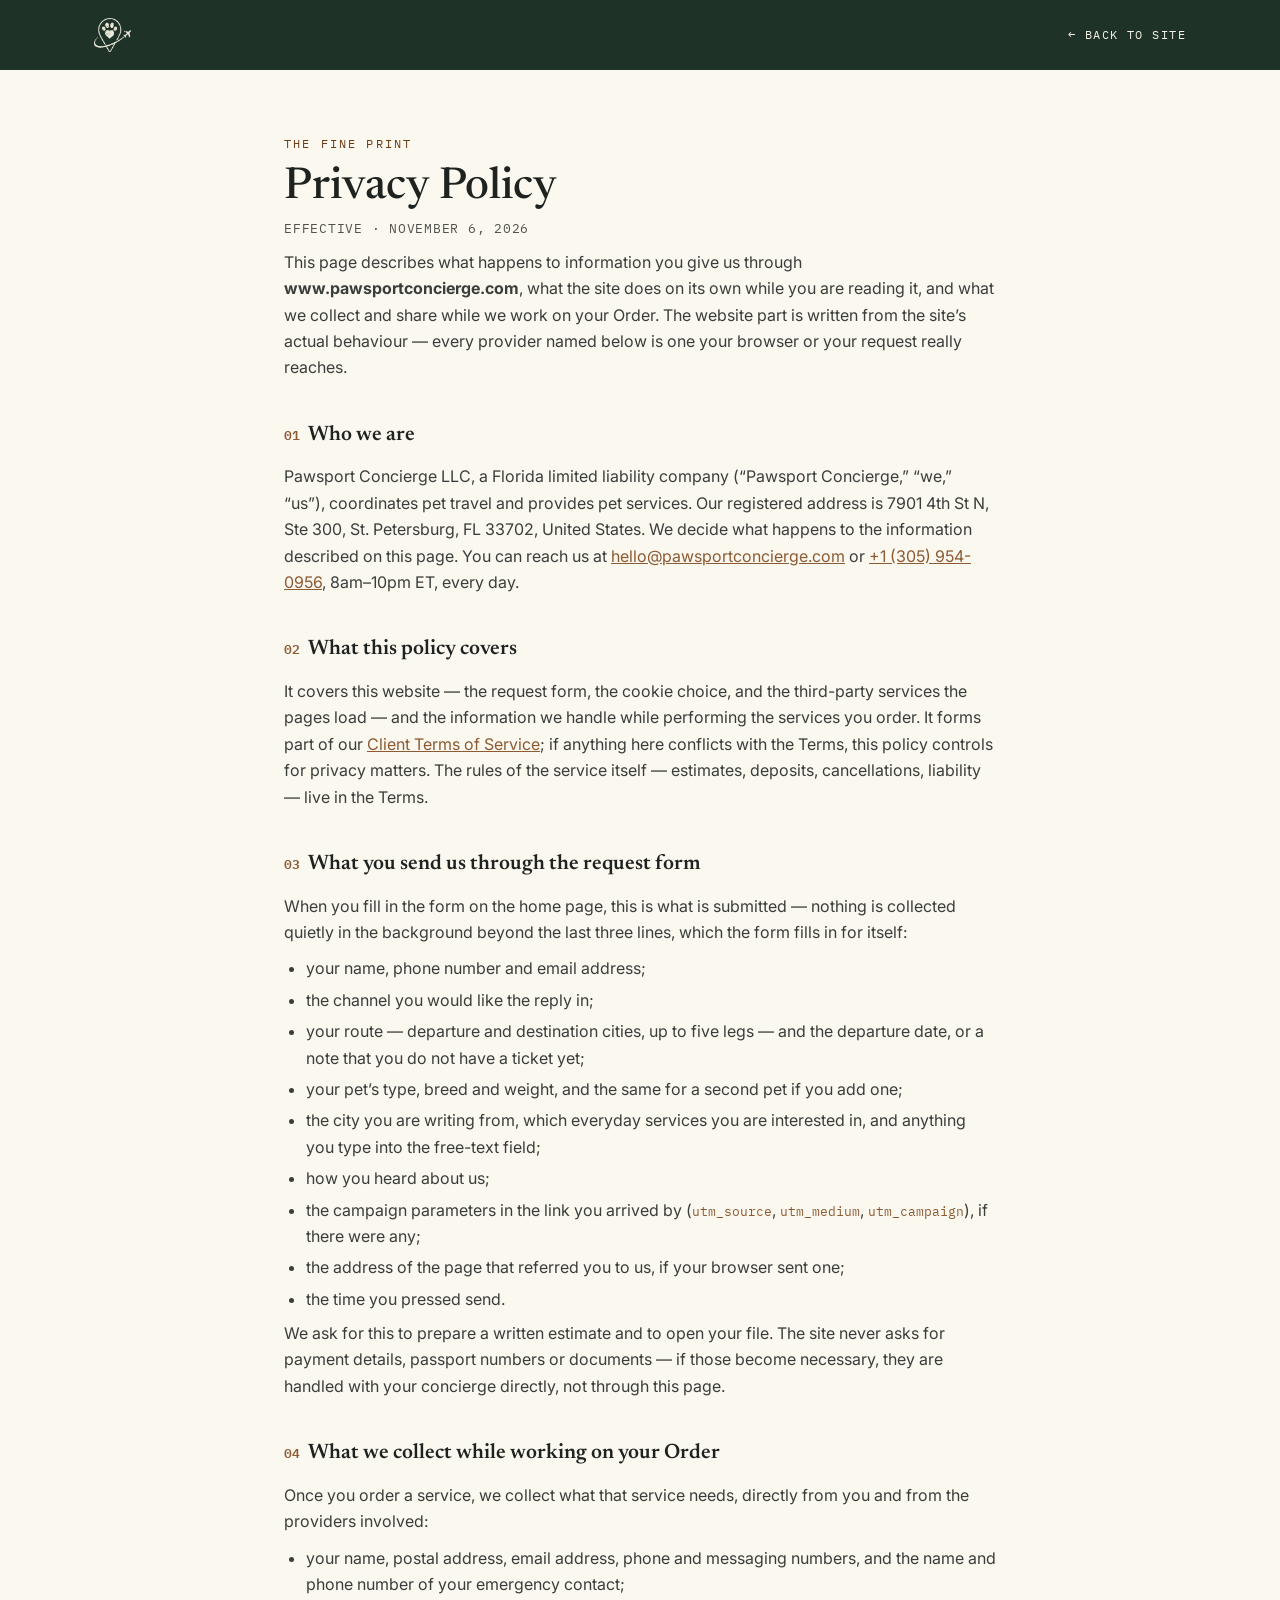
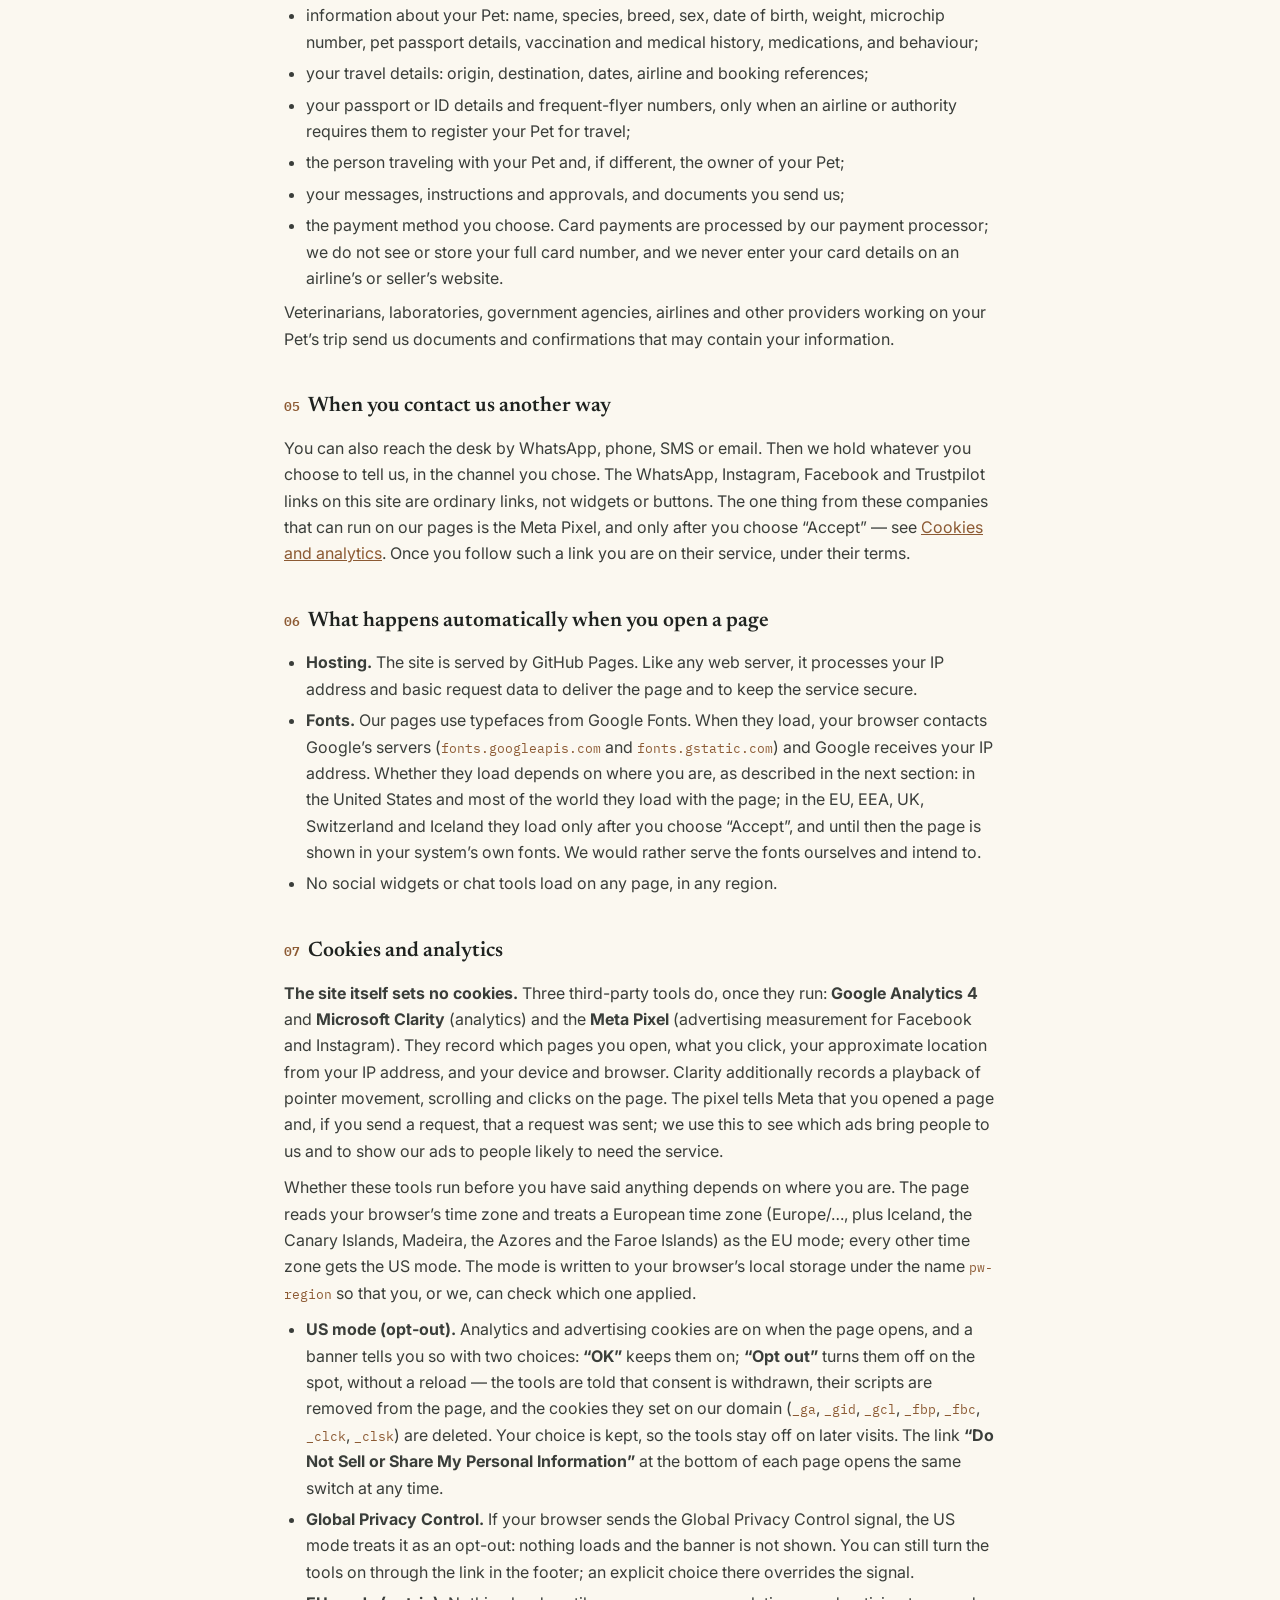
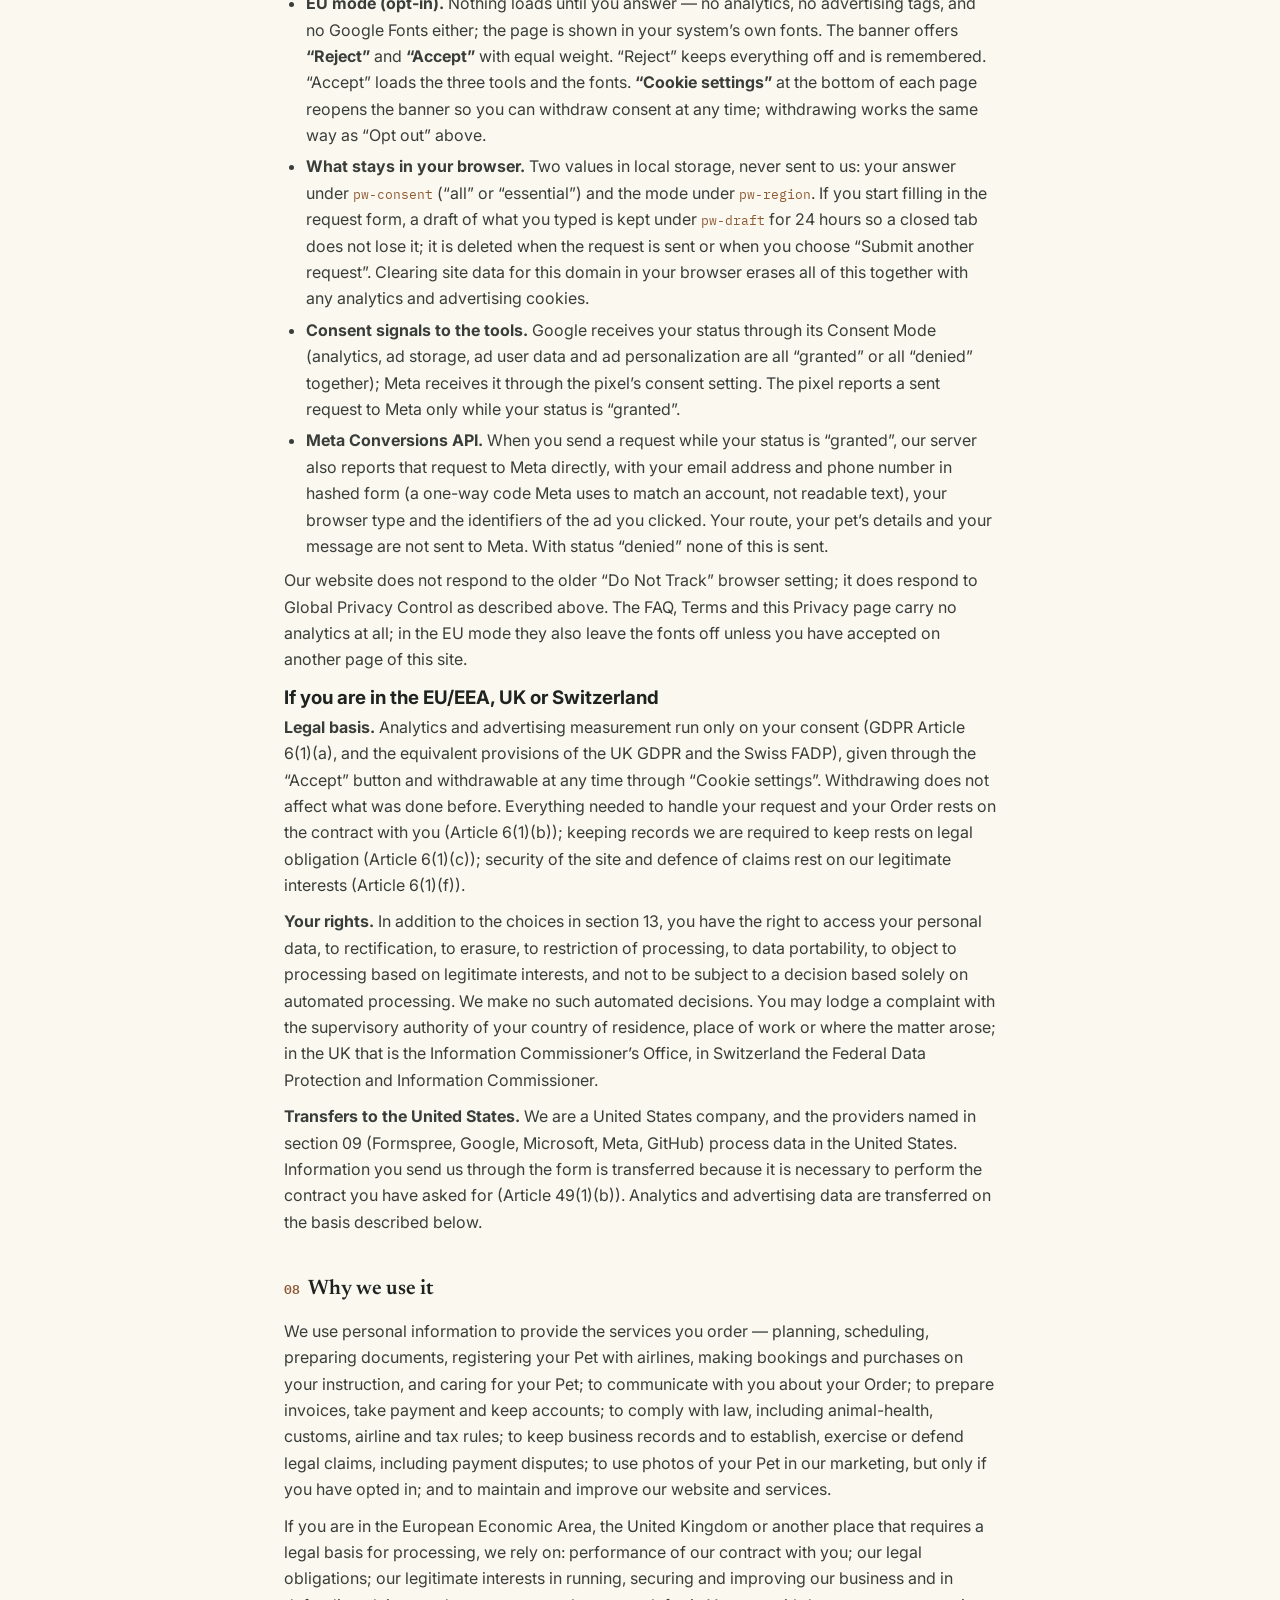
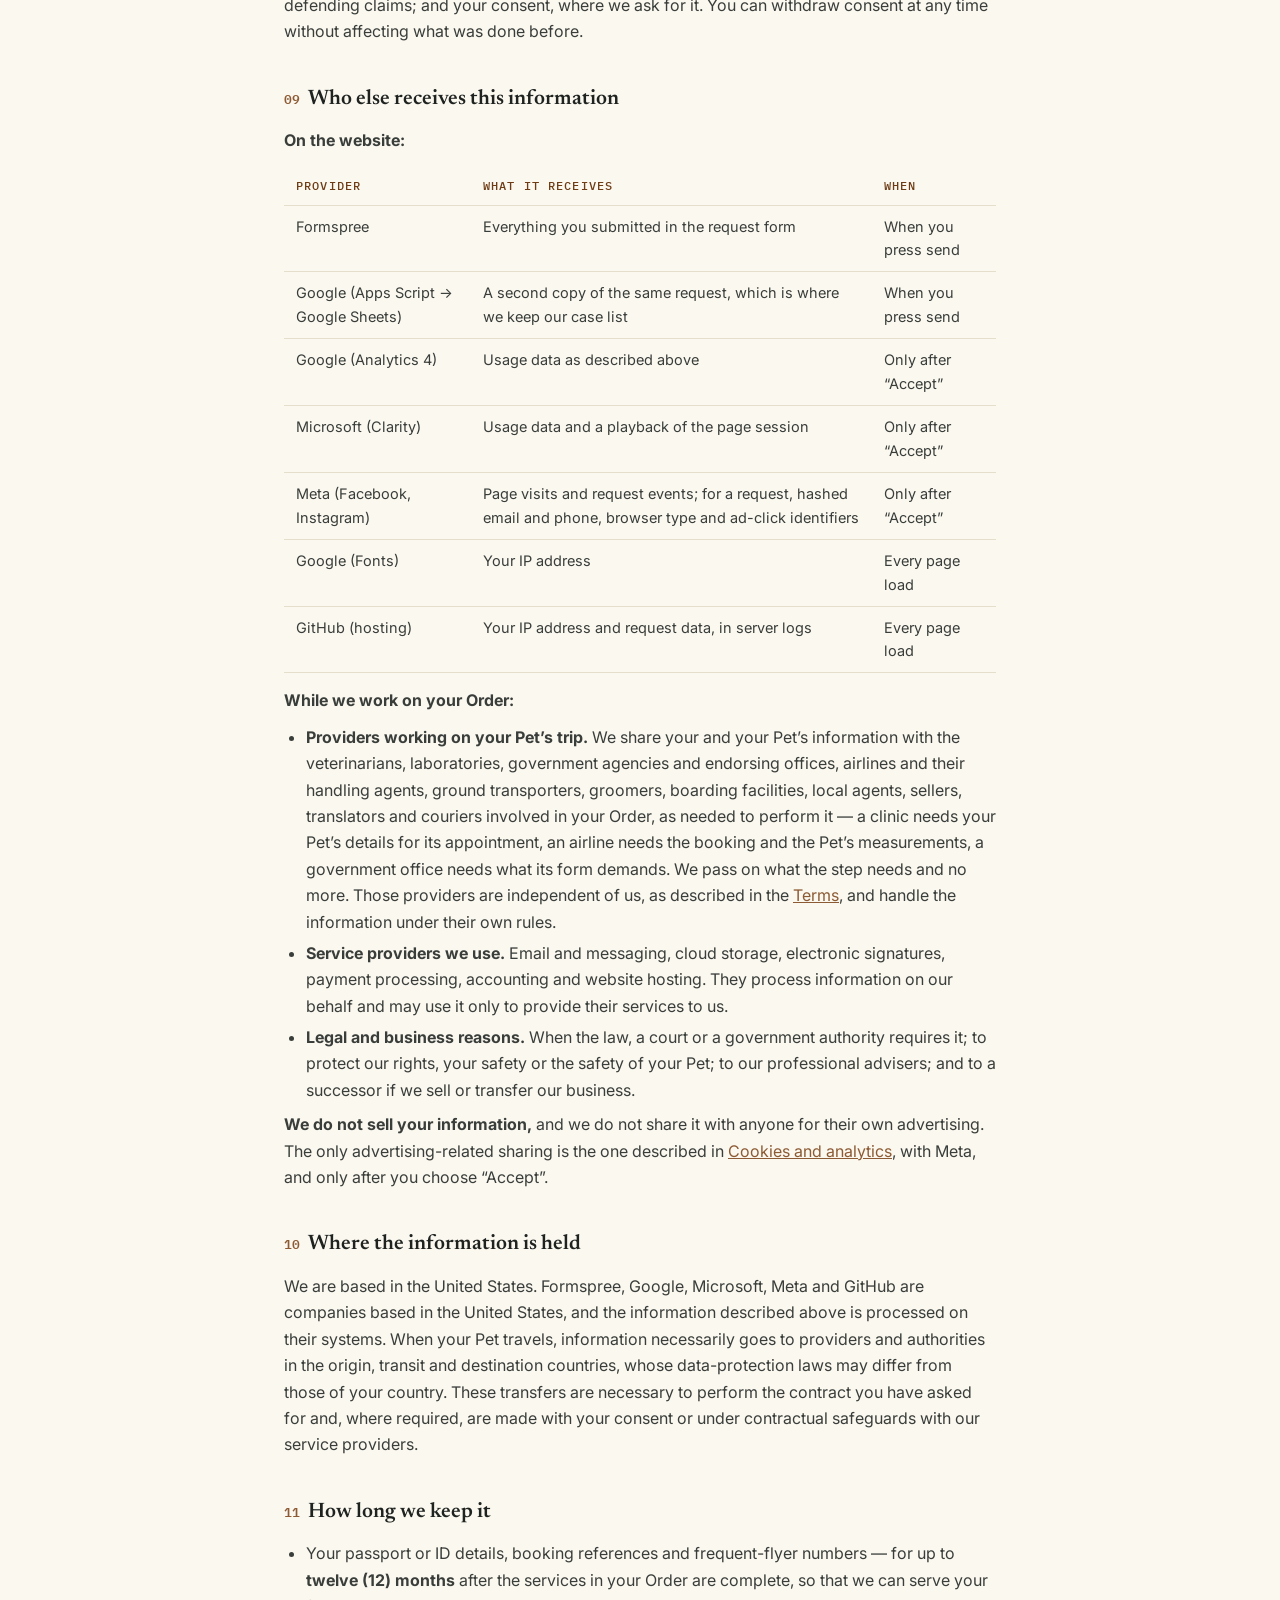
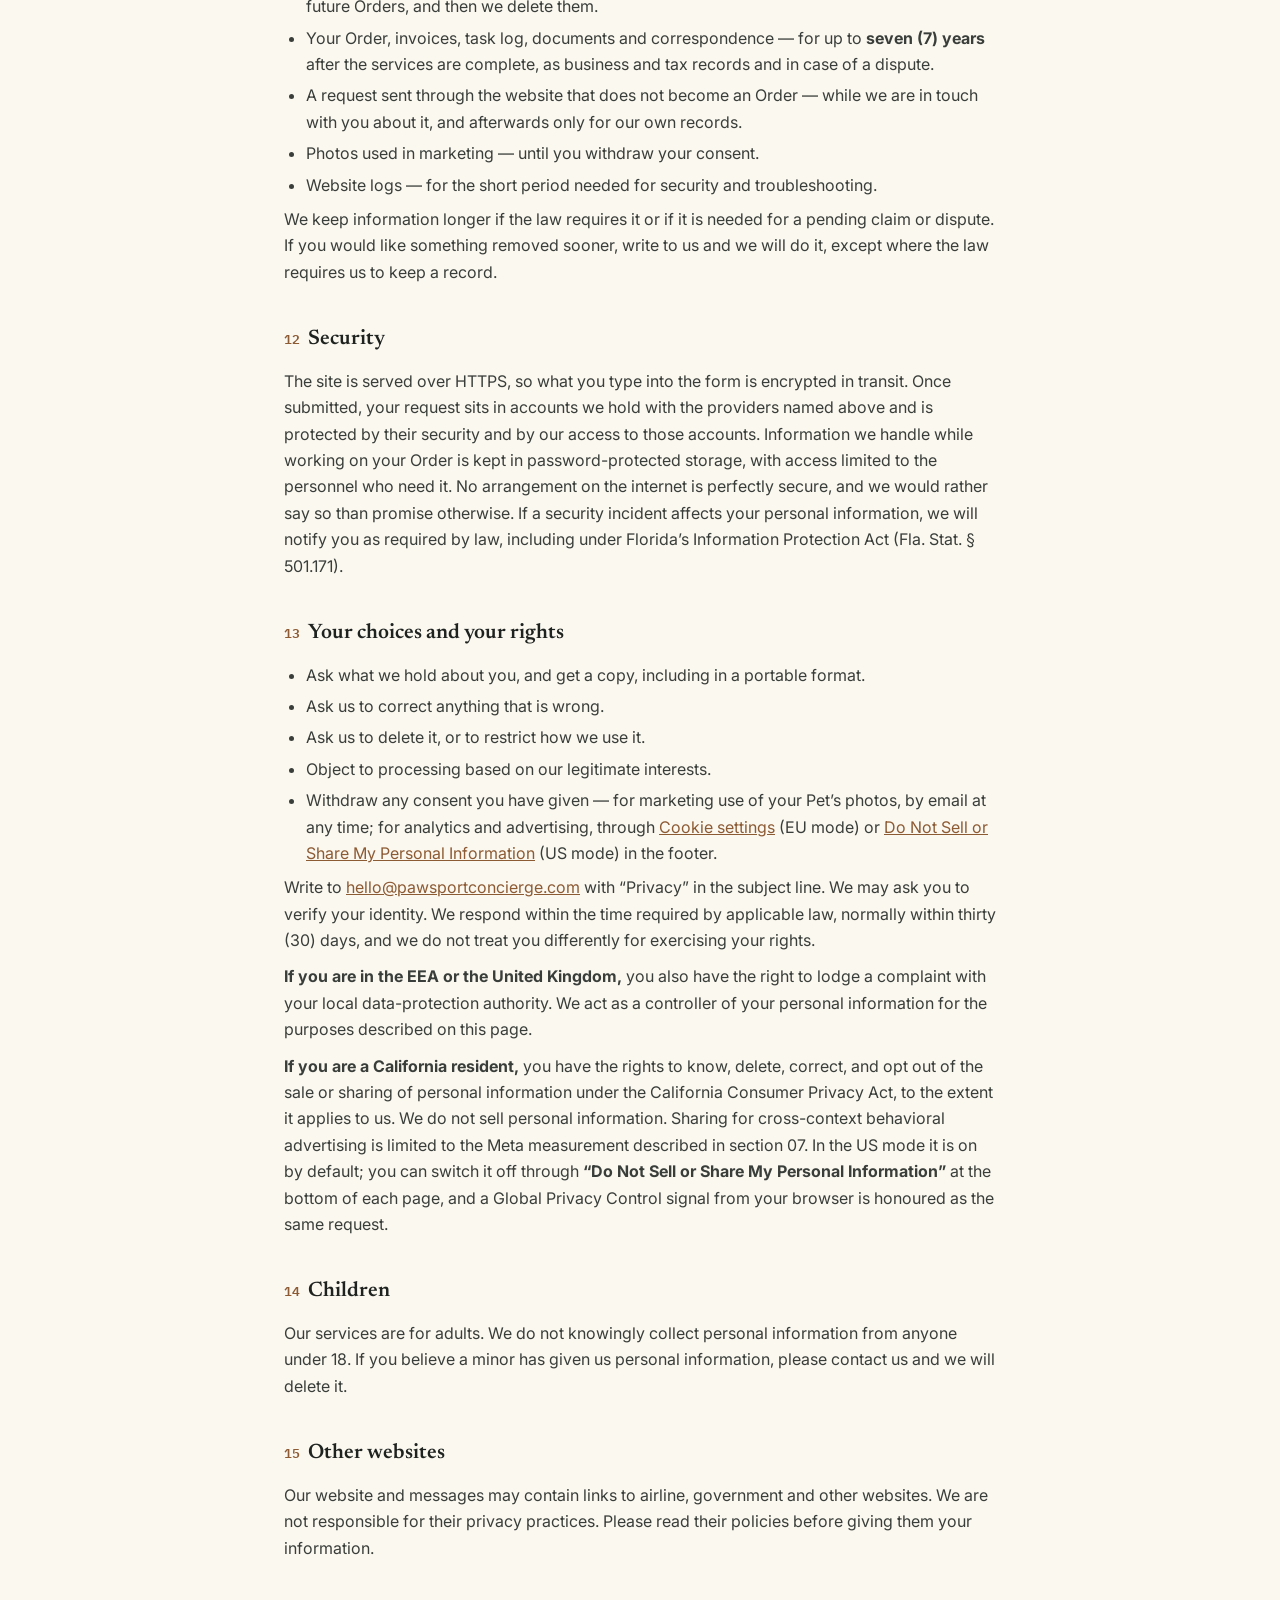
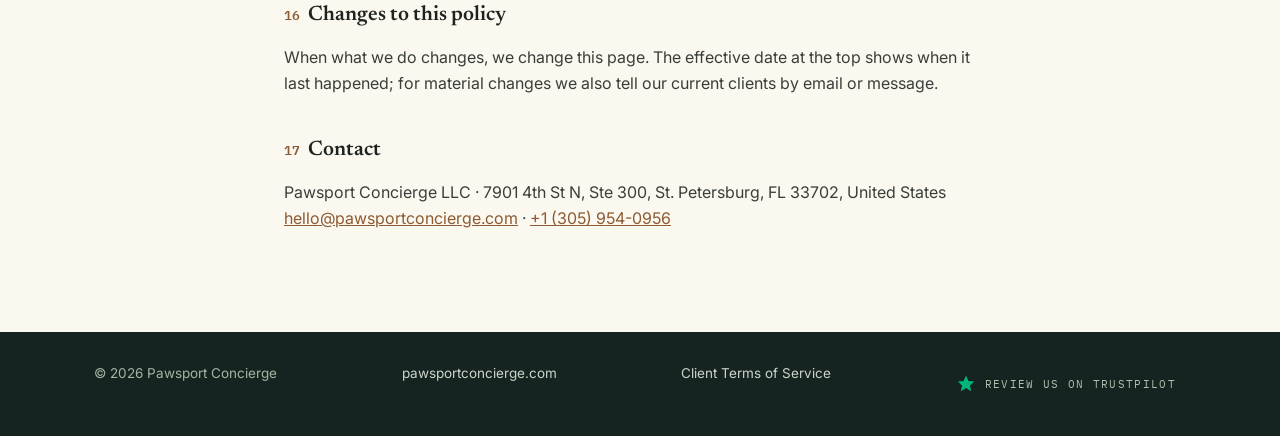
<file: privacy.html>
<!DOCTYPE html>
<html lang="en">
<head>
<meta charset="UTF-8">
<meta name="viewport" content="width=device-width, initial-scale=1.0">
<!-- Рамка браузера под цвет шапки — как на остальных юридических страницах. -->
<meta name="theme-color" content="#1E3227">
<link rel="canonical" href="https://www.pawsportconcierge.com/privacy.html">
<meta property="og:type" content="website">
<meta property="og:url" content="https://www.pawsportconcierge.com/privacy.html">
<meta property="og:title" content="Privacy Policy &mdash; Pawsport Concierge">
<meta property="og:image" content="https://www.pawsportconcierge.com/assets/media/og-image.jpg">
<meta property="og:image:width" content="1200">
<meta property="og:image:height" content="630">
<meta property="og:image:alt" content="A dog waiting beside a suitcase in an airport terminal.">
<meta property="og:description" content="What we collect on the website and while working on your Order, who receives it, how long we keep it, and how to ask us to change or delete it.">
<meta name="twitter:card" content="summary_large_image">
<title>Privacy Policy &mdash; Pawsport Concierge</title>
<meta name="description" content="What Pawsport Concierge collects through the website and while working on your Order, which providers receive it, how analytics consent works, how long we keep it, and your rights.">
<!-- noindex здесь НЕ ставим: политика должна быть доступна и находима. -->
<script type="application/ld+json">
{
  "@context": "https://schema.org",
  "@type": "BreadcrumbList",
  "itemListElement": [
    {
      "@type": "ListItem",
      "position": 1,
      "name": "Home",
      "item": "https://www.pawsportconcierge.com/"
    },
    {
      "@type": "ListItem",
      "position": 2,
      "name": "Privacy Policy"
    }
  ]
}
</script>
<!-- Регион и шрифты. EU (tz Europe/* и атлантические острова ЕС) — opt-in: Google Fonts
     и аналитика только после согласия, до него системные шрифты; US — opt-out: шрифты сразу.
     <link id="gfonts"> без href ничего не грузит, href ставит скрипт. Результат: data-region на <html>,
     window.__pwRegion, localStorage pw-region (отладка). ?region=eu|us — переопределение для тестов.
     Та же логика региона — в скрипте согласия (инлайн главной и assets/site.js). -->
<link id="gfonts" rel="stylesheet" data-href="https://fonts.googleapis.com/css2?family=Newsreader:opsz,wght@6..72,400;6..72,500;6..72,600&family=Inter:wght@400;500;600&family=IBM+Plex+Mono:wght@400;500&display=swap">
<script>
(function(){
  var q = /[?&]region=(eu|us)(&|$)/.exec(location.search), tz = '';
  try { tz = Intl.DateTimeFormat().resolvedOptions().timeZone || ''; } catch(e){}
  var EU = ['Atlantic/Reykjavik','Atlantic/Canary','Atlantic/Madeira','Atlantic/Azores','Atlantic/Faroe'];
  var region = q ? q[1] : ((tz.indexOf('Europe/') === 0 || EU.indexOf(tz) >= 0) ? 'eu' : 'us');
  document.documentElement.setAttribute('data-region', region);
  window.__pwRegion = region;
  try { localStorage.setItem('pw-region', region); } catch(e){}
  var consent = null; try { consent = localStorage.getItem('pw-consent'); } catch(e){}
  window.__pwLoadFonts = function(){
    if (window.__fontsLoaded) return; window.__fontsLoaded = true;
    var l = document.getElementById('gfonts'); if (!l || !l.dataset.href) return;
    [['https://fonts.googleapis.com', ''], ['https://fonts.gstatic.com', 'anonymous']].forEach(function(p){
      var c = document.createElement('link'); c.rel = 'preconnect'; c.href = p[0]; if (p[1]) c.crossOrigin = p[1];
      l.parentNode.insertBefore(c, l);
    });
    l.href = l.dataset.href;
  };
  if (region === 'us' || consent === 'all') window.__pwLoadFonts();
})();
</script>
<style>
:root{--navy:#1E3227;--navy-deep:#152420;--cream:#F6F1E4;--paper:#FBF8F0;--ink:#1F2320;--muted:#52514E;--line:#E4DECB;--camel:#8C5A33;--choc:#6E3B14;--mono:'IBM Plex Mono',ui-monospace,Menlo,monospace}
*{margin:0;padding:0;box-sizing:border-box}
body{font-family:'Inter',sans-serif;background:var(--paper);color:var(--ink);line-height:1.65;font-size:16px}
.wrap{max-width:760px;margin:0 auto;padding:0 24px}
header{background:var(--navy);padding:18px 0}
header .wrap{display:flex;align-items:center;justify-content:space-between;max-width:1140px}
header img{height:34px;width:auto;display:block}
header a.back{font-family:var(--mono);font-size:12px;letter-spacing:.12em;color:var(--cream);text-decoration:none}
header a.back:hover{text-decoration:underline}
.kicker{font-family:var(--mono);font-size:12px;letter-spacing:.18em;text-transform:uppercase;color:var(--choc)}
h1{font-family:'Newsreader',serif;font-weight:500;font-size:clamp(32px,5vw,44px);line-height:1.1;margin:10px 0 6px}
.updated{font-family:var(--mono);font-size:12.5px;color:var(--muted);letter-spacing:.06em}
main{padding:64px 0 90px}
/* scroll-margin — чтобы при переходе по якорю заголовок не прилипал к краю
   окна. Шапка здесь не липкая, поэтому хватает небольшого отступа. */
h2{font-family:'Newsreader',serif;font-weight:600;font-size:21px;margin:38px 0 10px;scroll-margin-top:18px}
p, li{color:#3A3E3A}
p{margin:0 0 10px}
ul{padding-left:22px;margin:8px 0}
li{margin:5px 0}
.num{font-family:var(--mono);font-size:13px;color:var(--camel);margin-right:8px}
.notice{border:1px solid var(--line);background:var(--cream);border-radius:4px;padding:16px 18px;margin:26px 0;font-size:14.5px;color:var(--muted)}
a{color:var(--camel)}
/* Таблица «кто что получает». На узких экранах уезжает в свой скролл,
   страница по горизонтали не едет. */
.tw{overflow-x:auto;margin:14px 0}
table{border-collapse:collapse;width:100%;min-width:520px;font-size:14.5px}
th,td{text-align:left;vertical-align:top;padding:9px 12px;border-bottom:1px solid var(--line)}
th{font-family:var(--mono);font-size:11.5px;letter-spacing:.1em;text-transform:uppercase;color:var(--choc);font-weight:500}
td{color:#3A3E3A}
footer{background:var(--navy-deep);color:#A8B3A4;padding:30px 0;font-size:13.5px}
footer .wrap{display:flex;justify-content:space-between;gap:16px;flex-wrap:wrap;max-width:1140px}
footer a{color:#CDD5CB;text-decoration:none}
footer a:hover{color:var(--cream)}
.tp{display:inline-flex;align-items:center;gap:9px;min-height:44px;padding:0 10px;
  margin-left:-10px;border-radius:4px;text-decoration:none;font-family:var(--mono);
  font-size:11px;letter-spacing:.12em;text-transform:uppercase;color:#B3BDB0;
  transition:color .18s,background-color .18s}
.tp svg{width:20px;height:20px;flex:none;display:block}
.tp:hover{color:var(--cream);background:rgba(246,241,228,.08)}
.tp:focus-visible{outline:2px solid #C9A87C;outline-offset:2px}
@media(prefers-reduced-motion:reduce){.tp{transition:none}}
</style>
</head>
<body>

<header>
  <div class="wrap">
    <a href="/"><img src="assets/brand/logo-mark-cream.png" alt="Pawsport Concierge"></a>
    <a class="back" href="/">&#8592; BACK TO SITE</a>
  </div>
</header>

<main>
  <div class="wrap">
    <div class="kicker">The fine print</div>
    <h1>Privacy Policy</h1>
    <p class="updated">EFFECTIVE &middot; NOVEMBER 6, 2026</p>

    <p>This page describes what happens to information you give us through <strong>www.pawsportconcierge.com</strong>, what the site does on its own while you are reading it, and what we collect and share while we work on your Order. The website part is written from the site&rsquo;s actual behaviour &mdash; every provider named below is one your browser or your request really reaches.</p>

    <h2 id="who"><span class="num">01</span>Who we are</h2>
    <p>Pawsport Concierge LLC, a Florida limited liability company (&ldquo;Pawsport Concierge,&rdquo; &ldquo;we,&rdquo; &ldquo;us&rdquo;), coordinates pet travel and provides pet services. Our registered address is 7901 4th St N, Ste 300, St. Petersburg, FL 33702, United States. We decide what happens to the information described on this page. You can reach us at <a href="mailto:hello@pawsportconcierge.com">hello@pawsportconcierge.com</a> or <a href="tel:+13059540956">+1 (305) 954-0956</a>, 8am&ndash;10pm ET, every day.</p>

    <h2 id="scope"><span class="num">02</span>What this policy covers</h2>
    <p>It covers this website &mdash; the request form, the cookie choice, and the third-party services the pages load &mdash; and the information we handle while performing the services you order. It forms part of our <a href="terms.html">Client Terms of Service</a>; if anything here conflicts with the Terms, this policy controls for privacy matters. The rules of the service itself &mdash; estimates, deposits, cancellations, liability &mdash; live in the Terms.</p>

    <h2 id="request"><span class="num">03</span>What you send us through the request form</h2>
    <p>When you fill in the form on the home page, this is what is submitted &mdash; nothing is collected quietly in the background beyond the last three lines, which the form fills in for itself:</p>
    <ul>
      <li>your name, phone number and email address;</li>
      <li>the channel you would like the reply in;</li>
      <li>your route &mdash; departure and destination cities, up to five legs &mdash; and the departure date, or a note that you do not have a ticket yet;</li>
      <li>your pet&rsquo;s type, breed and weight, and the same for a second pet if you add one;</li>
      <li>the city you are writing from, which everyday services you are interested in, and anything you type into the free-text field;</li>
      <li>how you heard about us;</li>
      <li>the campaign parameters in the link you arrived by (<span class="num" style="margin:0">utm_source</span>, <span class="num" style="margin:0">utm_medium</span>, <span class="num" style="margin:0">utm_campaign</span>), if there were any;</li>
      <li>the address of the page that referred you to us, if your browser sent one;</li>
      <li>the time you pressed send.</li>
    </ul>
    <p>We ask for this to prepare a written estimate and to open your file. The site never asks for payment details, passport numbers or documents &mdash; if those become necessary, they are handled with your concierge directly, not through this page.</p>

    <h2 id="order"><span class="num">04</span>What we collect while working on your Order</h2>
    <p>Once you order a service, we collect what that service needs, directly from you and from the providers involved:</p>
    <ul>
      <li>your name, postal address, email address, phone and messaging numbers, and the name and phone number of your emergency contact;</li>
      <li>information about your Pet: name, species, breed, sex, date of birth, weight, microchip number, pet passport details, vaccination and medical history, medications, and behaviour;</li>
      <li>your travel details: origin, destination, dates, airline and booking references;</li>
      <li>your passport or ID details and frequent-flyer numbers, only when an airline or authority requires them to register your Pet for travel;</li>
      <li>the person traveling with your Pet and, if different, the owner of your Pet;</li>
      <li>your messages, instructions and approvals, and documents you send us;</li>
      <li>the payment method you choose. Card payments are processed by our payment processor; we do not see or store your full card number, and we never enter your card details on an airline&rsquo;s or seller&rsquo;s website.</li>
    </ul>
    <p>Veterinarians, laboratories, government agencies, airlines and other providers working on your Pet&rsquo;s trip send us documents and confirmations that may contain your information.</p>

    <h2 id="contact"><span class="num">05</span>When you contact us another way</h2>
    <p>You can also reach the desk by WhatsApp, phone, SMS or email. Then we hold whatever you choose to tell us, in the channel you chose. The WhatsApp, Instagram, Facebook and Trustpilot links on this site are ordinary links, not widgets or buttons. The one thing from these companies that can run on our pages is the Meta Pixel, and only after you choose &ldquo;Accept&rdquo; &mdash; see <a href="#cookies">Cookies and analytics</a>. Once you follow such a link you are on their service, under their terms.</p>

    <h2 id="automatic"><span class="num">06</span>What happens automatically when you open a page</h2>
    <ul>
      <li><strong>Hosting.</strong> The site is served by GitHub Pages. Like any web server, it processes your IP address and basic request data to deliver the page and to keep the service secure.</li>
      <li><strong>Fonts.</strong> Our pages use typefaces from Google Fonts. When they load, your browser contacts Google&rsquo;s servers (<span class="num" style="margin:0">fonts.googleapis.com</span> and <span class="num" style="margin:0">fonts.gstatic.com</span>) and Google receives your IP address. Whether they load depends on where you are, as described in the next section: in the United States and most of the world they load with the page; in the EU, EEA, UK, Switzerland and Iceland they load only after you choose &ldquo;Accept&rdquo;, and until then the page is shown in your system&rsquo;s own fonts. We would rather serve the fonts ourselves and intend to.</li>
      <li>No social widgets or chat tools load on any page, in any region.</li>
    </ul>

    <h2 id="cookies"><span class="num">07</span>Cookies and analytics</h2>
    <p><strong>The site itself sets no cookies.</strong> Three third-party tools do, once they run: <strong>Google Analytics 4</strong> and <strong>Microsoft Clarity</strong> (analytics) and the <strong>Meta Pixel</strong> (advertising measurement for Facebook and Instagram). They record which pages you open, what you click, your approximate location from your IP address, and your device and browser. Clarity additionally records a playback of pointer movement, scrolling and clicks on the page. The pixel tells Meta that you opened a page and, if you send a request, that a request was sent; we use this to see which ads bring people to us and to show our ads to people likely to need the service.</p>
    <p>Whether these tools run before you have said anything depends on where you are. The page reads your browser&rsquo;s time zone and treats a European time zone (Europe/&hellip;, plus Iceland, the Canary Islands, Madeira, the Azores and the Faroe Islands) as the EU mode; every other time zone gets the US mode. The mode is written to your browser&rsquo;s local storage under the name <span class="num" style="margin:0">pw-region</span> so that you, or we, can check which one applied.</p>
    <ul>
      <li><strong>US mode (opt-out).</strong> Analytics and advertising cookies are on when the page opens, and a banner tells you so with two choices: <strong>&ldquo;OK&rdquo;</strong> keeps them on; <strong>&ldquo;Opt out&rdquo;</strong> turns them off on the spot, without a reload &mdash; the tools are told that consent is withdrawn, their scripts are removed from the page, and the cookies they set on our domain (<span class="num" style="margin:0">_ga</span>, <span class="num" style="margin:0">_gid</span>, <span class="num" style="margin:0">_gcl</span>, <span class="num" style="margin:0">_fbp</span>, <span class="num" style="margin:0">_fbc</span>, <span class="num" style="margin:0">_clck</span>, <span class="num" style="margin:0">_clsk</span>) are deleted. Your choice is kept, so the tools stay off on later visits. The link <strong>&ldquo;Do Not Sell or Share My Personal Information&rdquo;</strong> at the bottom of each page opens the same switch at any time.</li>
      <li><strong>Global Privacy Control.</strong> If your browser sends the Global Privacy Control signal, the US mode treats it as an opt-out: nothing loads and the banner is not shown. You can still turn the tools on through the link in the footer; an explicit choice there overrides the signal.</li>
      <li><strong>EU mode (opt-in).</strong> Nothing loads until you answer &mdash; no analytics, no advertising tags, and no Google Fonts either; the page is shown in your system&rsquo;s own fonts. The banner offers <strong>&ldquo;Reject&rdquo;</strong> and <strong>&ldquo;Accept&rdquo;</strong> with equal weight. &ldquo;Reject&rdquo; keeps everything off and is remembered. &ldquo;Accept&rdquo; loads the three tools and the fonts. <strong>&ldquo;Cookie settings&rdquo;</strong> at the bottom of each page reopens the banner so you can withdraw consent at any time; withdrawing works the same way as &ldquo;Opt out&rdquo; above.</li>
      <li><strong>What stays in your browser.</strong> Two values in local storage, never sent to us: your answer under <span class="num" style="margin:0">pw-consent</span> (&ldquo;all&rdquo; or &ldquo;essential&rdquo;) and the mode under <span class="num" style="margin:0">pw-region</span>. If you start filling in the request form, a draft of what you typed is kept under <span class="num" style="margin:0">pw-draft</span> for 24 hours so a closed tab does not lose it; it is deleted when the request is sent or when you choose &ldquo;Submit another request&rdquo;. Clearing site data for this domain in your browser erases all of this together with any analytics and advertising cookies.</li>
      <li><strong>Consent signals to the tools.</strong> Google receives your status through its Consent Mode (analytics, ad storage, ad user data and ad personalization are all &ldquo;granted&rdquo; or all &ldquo;denied&rdquo; together); Meta receives it through the pixel&rsquo;s consent setting. The pixel reports a sent request to Meta only while your status is &ldquo;granted&rdquo;.</li>
      <li><strong>Meta Conversions API.</strong> When you send a request while your status is &ldquo;granted&rdquo;, our server also reports that request to Meta directly, with your email address and phone number in hashed form (a one-way code Meta uses to match an account, not readable text), your browser type and the identifiers of the ad you clicked. Your route, your pet&rsquo;s details and your message are not sent to Meta. With status &ldquo;denied&rdquo; none of this is sent.</li>
    </ul>
    <p>Our website does not respond to the older &ldquo;Do Not Track&rdquo; browser setting; it does respond to Global Privacy Control as described above. The FAQ, Terms and this Privacy page carry no analytics at all; in the EU mode they also leave the fonts off unless you have accepted on another page of this site.</p>
    <!-- ЮРИСТ: стандарт согласия.
         Реализовано два режима по часовому поясу: EU — opt-in (ничего до клика,
         включая Google Fonts; Reject/Accept одного веса), US — opt-out (всё сразу,
         баннер OK / Opt out, ссылка «Do Not Sell or Share», сигнал GPC = opt-out).
         Вопросы: (а) часовой пояс как признак региона — допустимая эвристика или
         нужна геолокация по IP; (б) достаточно ли текста баннера в ЕС без перечня
         целей и поставщиков прямо в баннере; (в) Великобритания и Швейцария
         попадают в EU-режим по поясу — верно ли описывать их вместе. -->

    <h3 id="eu">If you are in the EU/EEA, UK or Switzerland</h3>
    <p><strong>Legal basis.</strong> Analytics and advertising measurement run only on your consent (GDPR Article 6(1)(a), and the equivalent provisions of the UK GDPR and the Swiss FADP), given through the &ldquo;Accept&rdquo; button and withdrawable at any time through &ldquo;Cookie settings&rdquo;. Withdrawing does not affect what was done before. Everything needed to handle your request and your Order rests on the contract with you (Article 6(1)(b)); keeping records we are required to keep rests on legal obligation (Article 6(1)(c)); security of the site and defence of claims rest on our legitimate interests (Article 6(1)(f)).</p>
    <p><strong>Your rights.</strong> In addition to the choices in section 13, you have the right to access your personal data, to rectification, to erasure, to restriction of processing, to data portability, to object to processing based on legitimate interests, and not to be subject to a decision based solely on automated processing. We make no such automated decisions. You may lodge a complaint with the supervisory authority of your country of residence, place of work or where the matter arose; in the UK that is the Information Commissioner&rsquo;s Office, in Switzerland the Federal Data Protection and Information Commissioner.</p>
    <p><strong>Transfers to the United States.</strong> We are a United States company, and the providers named in section 09 (Formspree, Google, Microsoft, Meta, GitHub) process data in the United States. Information you send us through the form is transferred because it is necessary to perform the contract you have asked for (Article 49(1)(b)). Analytics and advertising data are transferred on the basis described below.</p>
    <!-- ЮРИСТ: механизм передачи в США для аналитики и рекламы. Варианты:
         (а) EU-US Data Privacy Framework — Google, Microsoft и Meta сертифицированы;
         ссылаться на DPF и указать, что сертификацию можно проверить на
         dataprivacyframework.gov; (б) Standard Contractual Clauses в условиях
         этих поставщиков; (в) для UK — UK Extension to the DPF / IDTA, для
         Швейцарии — Swiss-US DPF. Нужна формулировка от юриста; до неё абзац
         выше заканчивается ссылкой на «основание ниже», которого в тексте нет
         намеренно — чтобы не написать неверное. -->

    <h2 id="why"><span class="num">08</span>Why we use it</h2>
    <p>We use personal information to provide the services you order &mdash; planning, scheduling, preparing documents, registering your Pet with airlines, making bookings and purchases on your instruction, and caring for your Pet; to communicate with you about your Order; to prepare invoices, take payment and keep accounts; to comply with law, including animal-health, customs, airline and tax rules; to keep business records and to establish, exercise or defend legal claims, including payment disputes; to use photos of your Pet in our marketing, but only if you have opted in; and to maintain and improve our website and services.</p>
    <p>If you are in the European Economic Area, the United Kingdom or another place that requires a legal basis for processing, we rely on: performance of our contract with you; our legal obligations; our legitimate interests in running, securing and improving our business and in defending claims; and your consent, where we ask for it. You can withdraw consent at any time without affecting what was done before.</p>

    <h2 id="sharing"><span class="num">09</span>Who else receives this information</h2>
    <p><strong>On the website:</strong></p>
    <div class="tw">
      <table>
        <thead>
          <tr><th>Provider</th><th>What it receives</th><th>When</th></tr>
        </thead>
        <tbody>
          <tr><td>Formspree</td><td>Everything you submitted in the request form</td><td>When you press send</td></tr>
          <tr><td>Google (Apps Script &rarr; Google Sheets)</td><td>A second copy of the same request, which is where we keep our case list</td><td>When you press send</td></tr>
          <tr><td>Google (Analytics 4)</td><td>Usage data as described above</td><td>Only after &ldquo;Accept&rdquo;</td></tr>
          <tr><td>Microsoft (Clarity)</td><td>Usage data and a playback of the page session</td><td>Only after &ldquo;Accept&rdquo;</td></tr>
          <tr><td>Meta (Facebook, Instagram)</td><td>Page visits and request events; for a request, hashed email and phone, browser type and ad-click identifiers</td><td>Only after &ldquo;Accept&rdquo;</td></tr>
          <tr><td>Google (Fonts)</td><td>Your IP address</td><td>Every page load</td></tr>
          <tr><td>GitHub (hosting)</td><td>Your IP address and request data, in server logs</td><td>Every page load</td></tr>
        </tbody>
      </table>
    </div>
    <p><strong>While we work on your Order:</strong></p>
    <ul>
      <li><strong>Providers working on your Pet&rsquo;s trip.</strong> We share your and your Pet&rsquo;s information with the veterinarians, laboratories, government agencies and endorsing offices, airlines and their handling agents, ground transporters, groomers, boarding facilities, local agents, sellers, translators and couriers involved in your Order, as needed to perform it &mdash; a clinic needs your Pet&rsquo;s details for its appointment, an airline needs the booking and the Pet&rsquo;s measurements, a government office needs what its form demands. We pass on what the step needs and no more. Those providers are independent of us, as described in the <a href="terms.html#providers">Terms</a>, and handle the information under their own rules.</li>
      <li><strong>Service providers we use.</strong> Email and messaging, cloud storage, electronic signatures, payment processing, accounting and website hosting. They process information on our behalf and may use it only to provide their services to us.</li>
      <li><strong>Legal and business reasons.</strong> When the law, a court or a government authority requires it; to protect our rights, your safety or the safety of your Pet; to our professional advisers; and to a successor if we sell or transfer our business.</li>
    </ul>
    <p><strong>We do not sell your information,</strong> and we do not share it with anyone for their own advertising. The only advertising-related sharing is the one described in <a href="#cookies">Cookies and analytics</a>, with Meta, and only after you choose &ldquo;Accept&rdquo;.</p>
    <!-- ЮРИСТ: договоры с обработчиками и определения «продажи».
         (а) нужны ли DPA/processor-соглашения с Formspree, Google и Microsoft;
         (б) не подпадает ли передача данных в GA4/Clarity под «sale» или
         «sharing» в CCPA; (в) пиксель Meta и Conversions API — для CCPA это,
         скорее всего, «sharing» для cross-context behavioral advertising:
         нужна ли ссылка «Do Not Sell or Share» и учёт сигнала Global Privacy
         Control. Пороги CCPA, по всей видимости, не достигнуты — решает юрист. -->

    <h2 id="storage"><span class="num">10</span>Where the information is held</h2>
    <p>We are based in the United States. Formspree, Google, Microsoft, Meta and GitHub are companies based in the United States, and the information described above is processed on their systems. When your Pet travels, information necessarily goes to providers and authorities in the origin, transit and destination countries, whose data-protection laws may differ from those of your country. These transfers are necessary to perform the contract you have asked for and, where required, are made with your consent or under contractual safeguards with our service providers.</p>
    <!-- ЮРИСТ: трансграничная передача. Если среди клиентов резиденты ЕС или
         Великобритании — какой механизм передачи называть (SCC и т.п.). -->

    <h2 id="retention"><span class="num">11</span>How long we keep it</h2>
    <ul>
      <li>Your passport or ID details, booking references and frequent-flyer numbers &mdash; for up to <strong>twelve (12) months</strong> after the services in your Order are complete, so that we can serve your future Orders, and then we delete them.</li>
      <li>Your Order, invoices, task log, documents and correspondence &mdash; for up to <strong>seven (7) years</strong> after the services are complete, as business and tax records and in case of a dispute.</li>
      <li>A request sent through the website that does not become an Order &mdash; while we are in touch with you about it, and afterwards only for our own records.</li>
      <li>Photos used in marketing &mdash; until you withdraw your consent.</li>
      <li>Website logs &mdash; for the short period needed for security and troubleshooting.</li>
    </ul>
    <p>We keep information longer if the law requires it or if it is needed for a pending claim or dispute. If you would like something removed sooner, write to us and we will do it, except where the law requires us to keep a record.</p>

    <h2 id="security"><span class="num">12</span>Security</h2>
    <p>The site is served over HTTPS, so what you type into the form is encrypted in transit. Once submitted, your request sits in accounts we hold with the providers named above and is protected by their security and by our access to those accounts. Information we handle while working on your Order is kept in password-protected storage, with access limited to the personnel who need it. No arrangement on the internet is perfectly secure, and we would rather say so than promise otherwise. If a security incident affects your personal information, we will notify you as required by law, including under Florida&rsquo;s Information Protection Act (Fla. Stat. &sect; 501.171).</p>

    <h2 id="rights"><span class="num">13</span>Your choices and your rights</h2>
    <ul>
      <li>Ask what we hold about you, and get a copy, including in a portable format.</li>
      <li>Ask us to correct anything that is wrong.</li>
      <li>Ask us to delete it, or to restrict how we use it.</li>
      <li>Object to processing based on our legitimate interests.</li>
      <li>Withdraw any consent you have given &mdash; for marketing use of your Pet&rsquo;s photos, by email at any time; for analytics and advertising, through <a href="#cookies">Cookie settings</a> (EU mode) or <a href="#cookies">Do Not Sell or Share My Personal Information</a> (US mode) in the footer.</li>
    </ul>
    <p>Write to <a href="mailto:hello@pawsportconcierge.com">hello@pawsportconcierge.com</a> with &ldquo;Privacy&rdquo; in the subject line. We may ask you to verify your identity. We respond within the time required by applicable law, normally within thirty (30) days, and we do not treat you differently for exercising your rights.</p>
    <p><strong>If you are in the EEA or the United Kingdom,</strong> you also have the right to lodge a complaint with your local data-protection authority. We act as a controller of your personal information for the purposes described on this page.</p>
    <p><strong>If you are a California resident,</strong> you have the rights to know, delete, correct, and opt out of the sale or sharing of personal information under the California Consumer Privacy Act, to the extent it applies to us. We do not sell personal information. Sharing for cross-context behavioral advertising is limited to the Meta measurement described in section 07. In the US mode it is on by default; you can switch it off through <strong>&ldquo;Do Not Sell or Share My Personal Information&rdquo;</strong> at the bottom of each page, and a Global Privacy Control signal from your browser is honoured as the same request.</p>

    <h2 id="children"><span class="num">14</span>Children</h2>
    <p>Our services are for adults. We do not knowingly collect personal information from anyone under 18. If you believe a minor has given us personal information, please contact us and we will delete it.</p>

    <h2 id="links"><span class="num">15</span>Other websites</h2>
    <p>Our website and messages may contain links to airline, government and other websites. We are not responsible for their privacy practices. Please read their policies before giving them your information.</p>

    <h2 id="changes"><span class="num">16</span>Changes to this policy</h2>
    <p>When what we do changes, we change this page. The effective date at the top shows when it last happened; for material changes we also tell our current clients by email or message.</p>

    <h2 id="privacy-contact"><span class="num">17</span>Contact</h2>
    <p>Pawsport Concierge LLC &middot; 7901 4th St N, Ste 300, St. Petersburg, FL 33702, United States<br>
    <a href="mailto:hello@pawsportconcierge.com">hello@pawsportconcierge.com</a> &middot; <a href="tel:+13059540956">+1 (305) 954-0956</a></p>
  </div>
</main>

<footer>
  <div class="wrap">
    <span>&copy; 2026 Pawsport Concierge</span>
    <a href="/">pawsportconcierge.com</a>
    <a href="terms.html">Client Terms of Service</a>
    <!-- TRUSTPILOT · приглашение без рейтинга. Знак отрисован инлайном,
         виджет и скрипты Trustpilot НЕ подключаем — тот же принцип приватности,
         что с соцсетями, и он же описан в разделе 06 выше. -->
    <a class="tp" href="https://www.trustpilot.com/review/pawsportconcierge.com"
       target="_blank" rel="noopener"
       aria-label="Review us on Trustpilot — opens in a new tab" data-track="trustpilot_footer">
      <svg viewBox="0 0 24 24" aria-hidden="true" focusable="false"><path fill="#00B67A" d="M12 1.9l2.94 6.44 7.06.63-5.32 4.7 1.56 6.9L12 16.9 5.76 20.57l1.56-6.9L2 8.97l7.06-.63z"/></svg>
      <span>Review us on Trustpilot</span>
    </a>
  </div>
</footer>

</body>
</html>
</file>
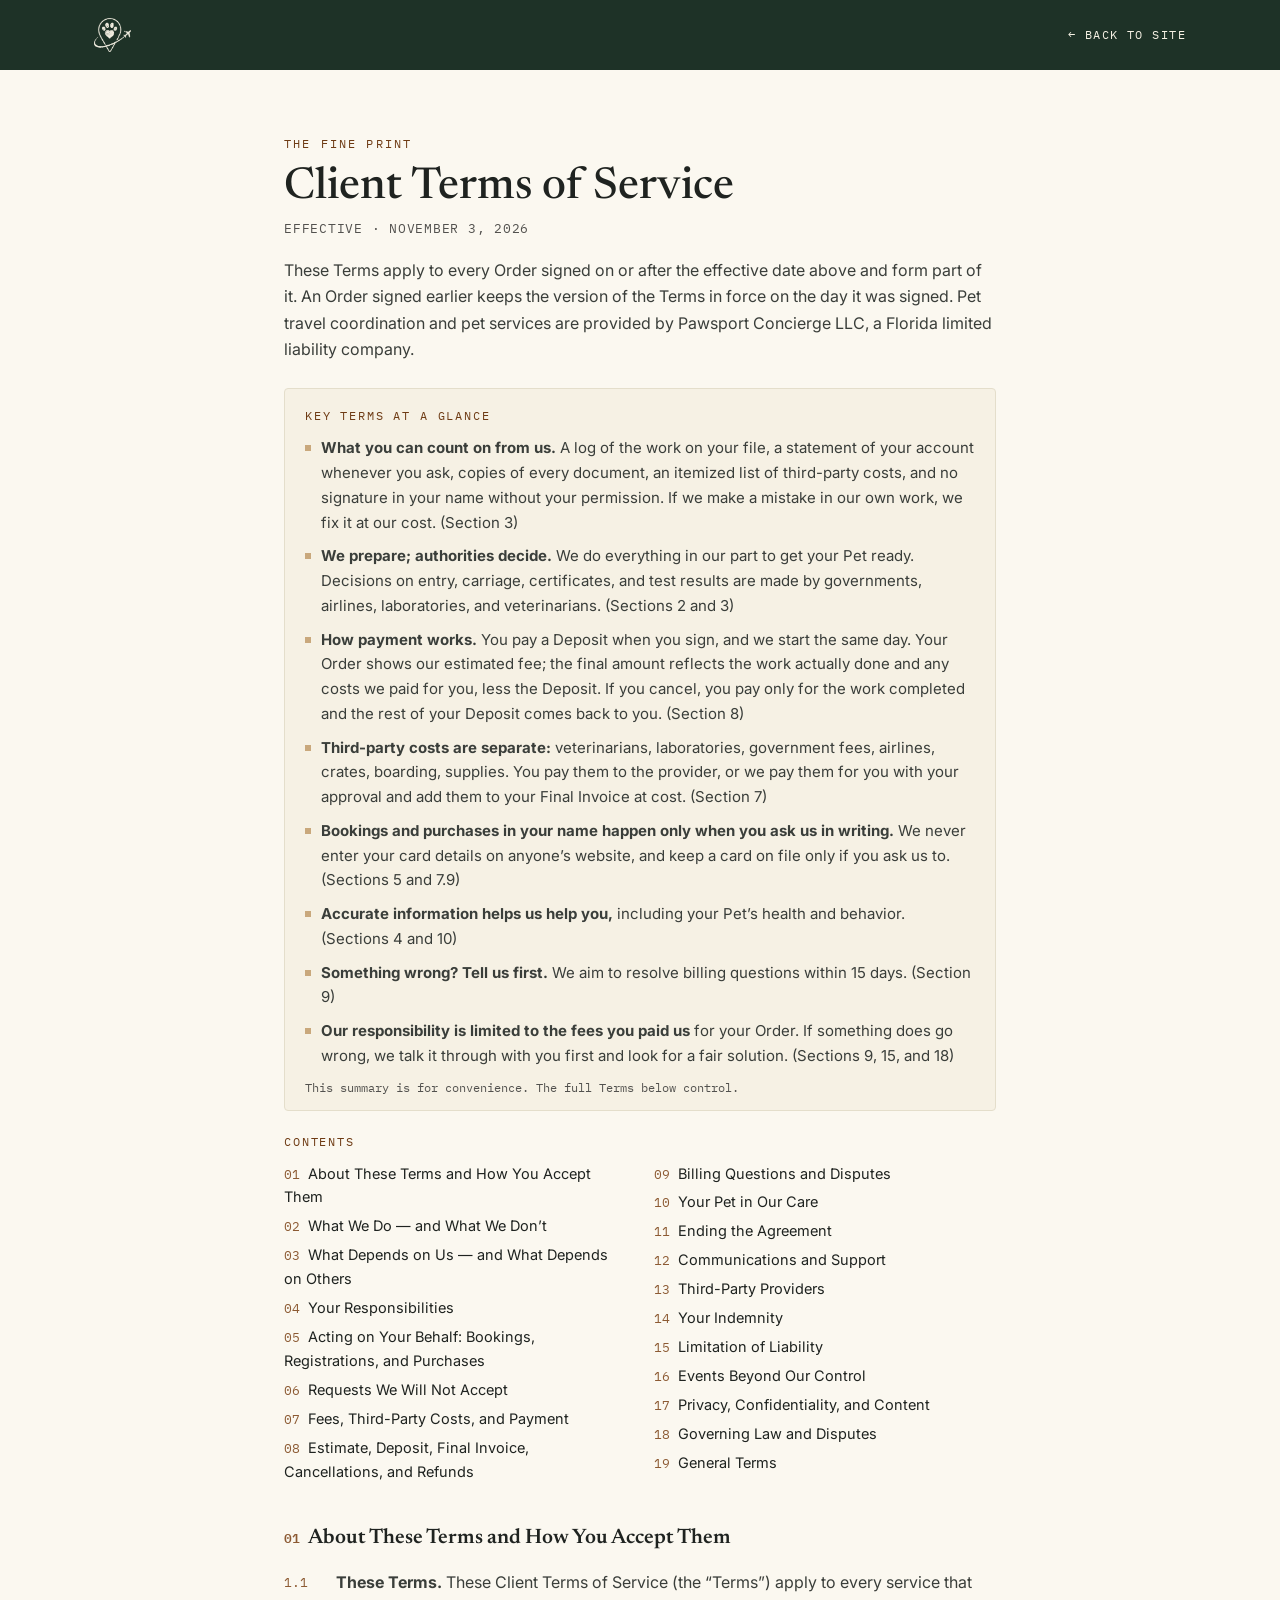
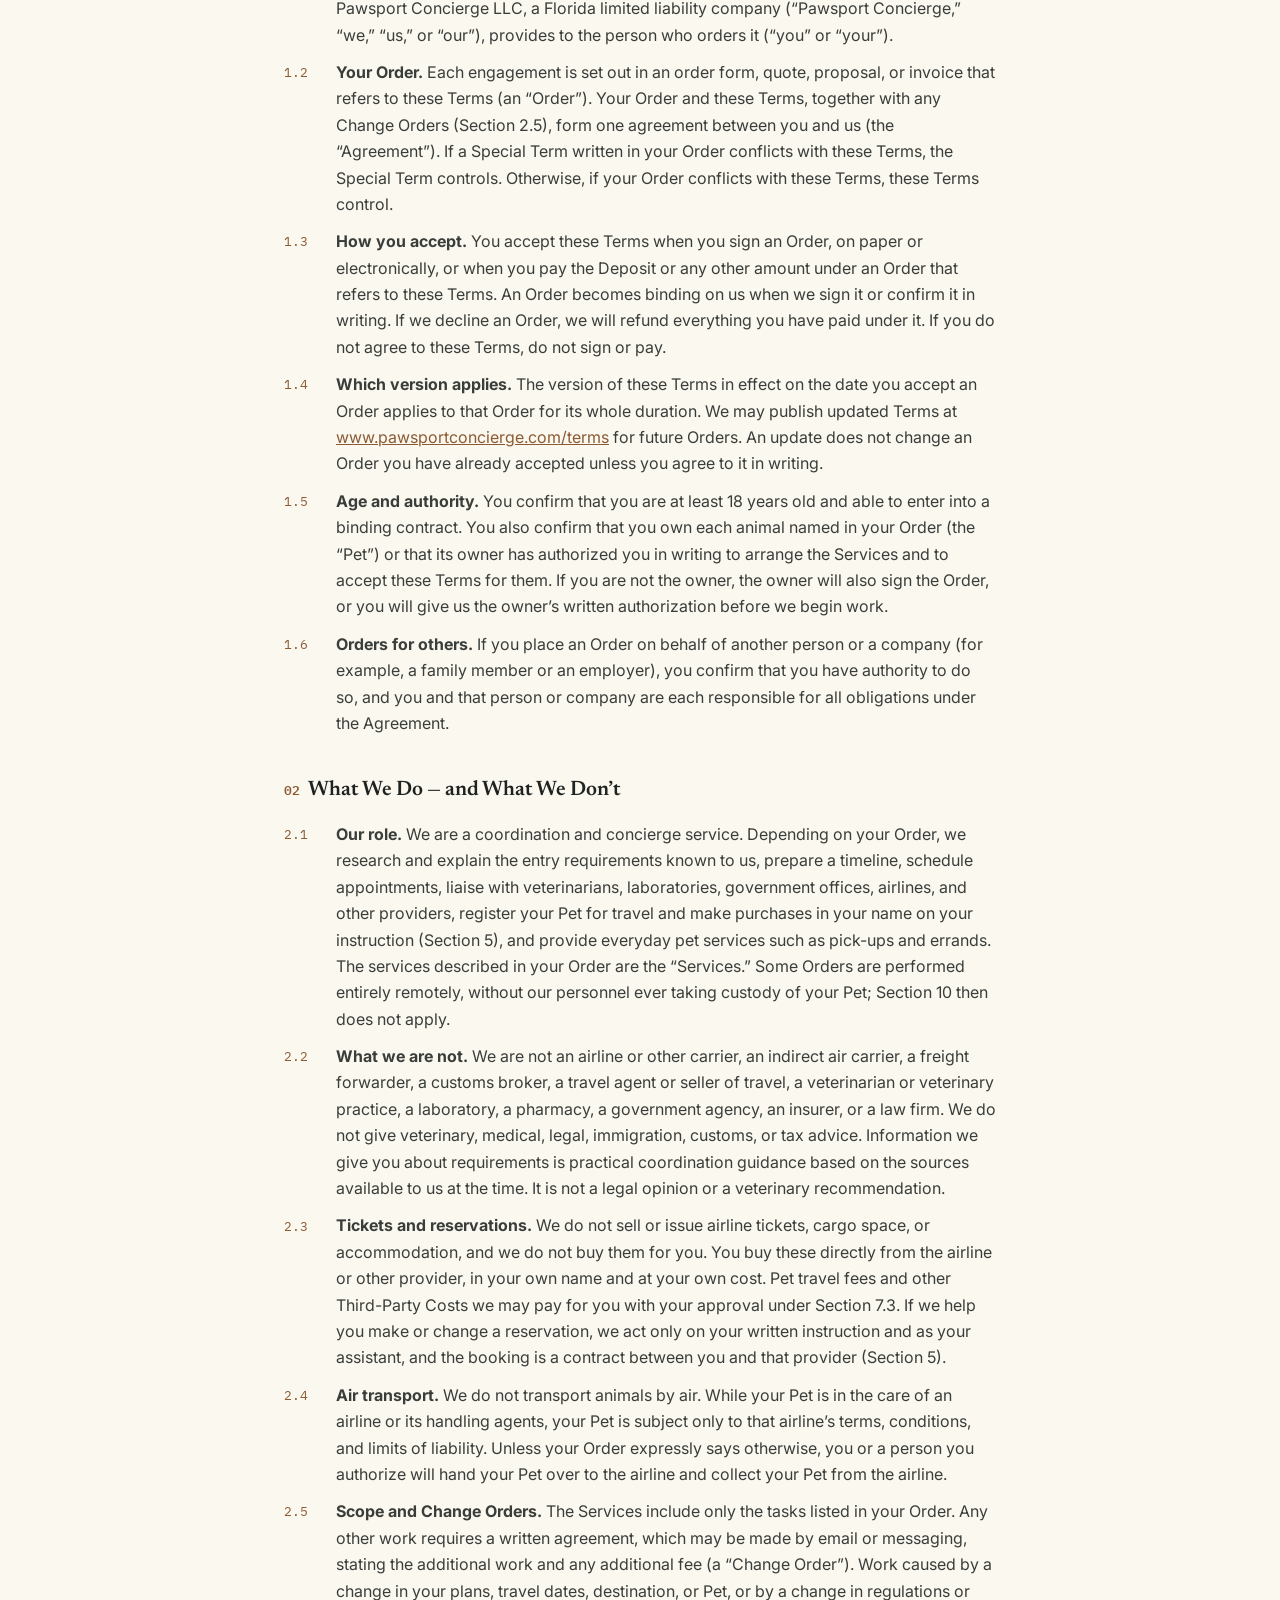
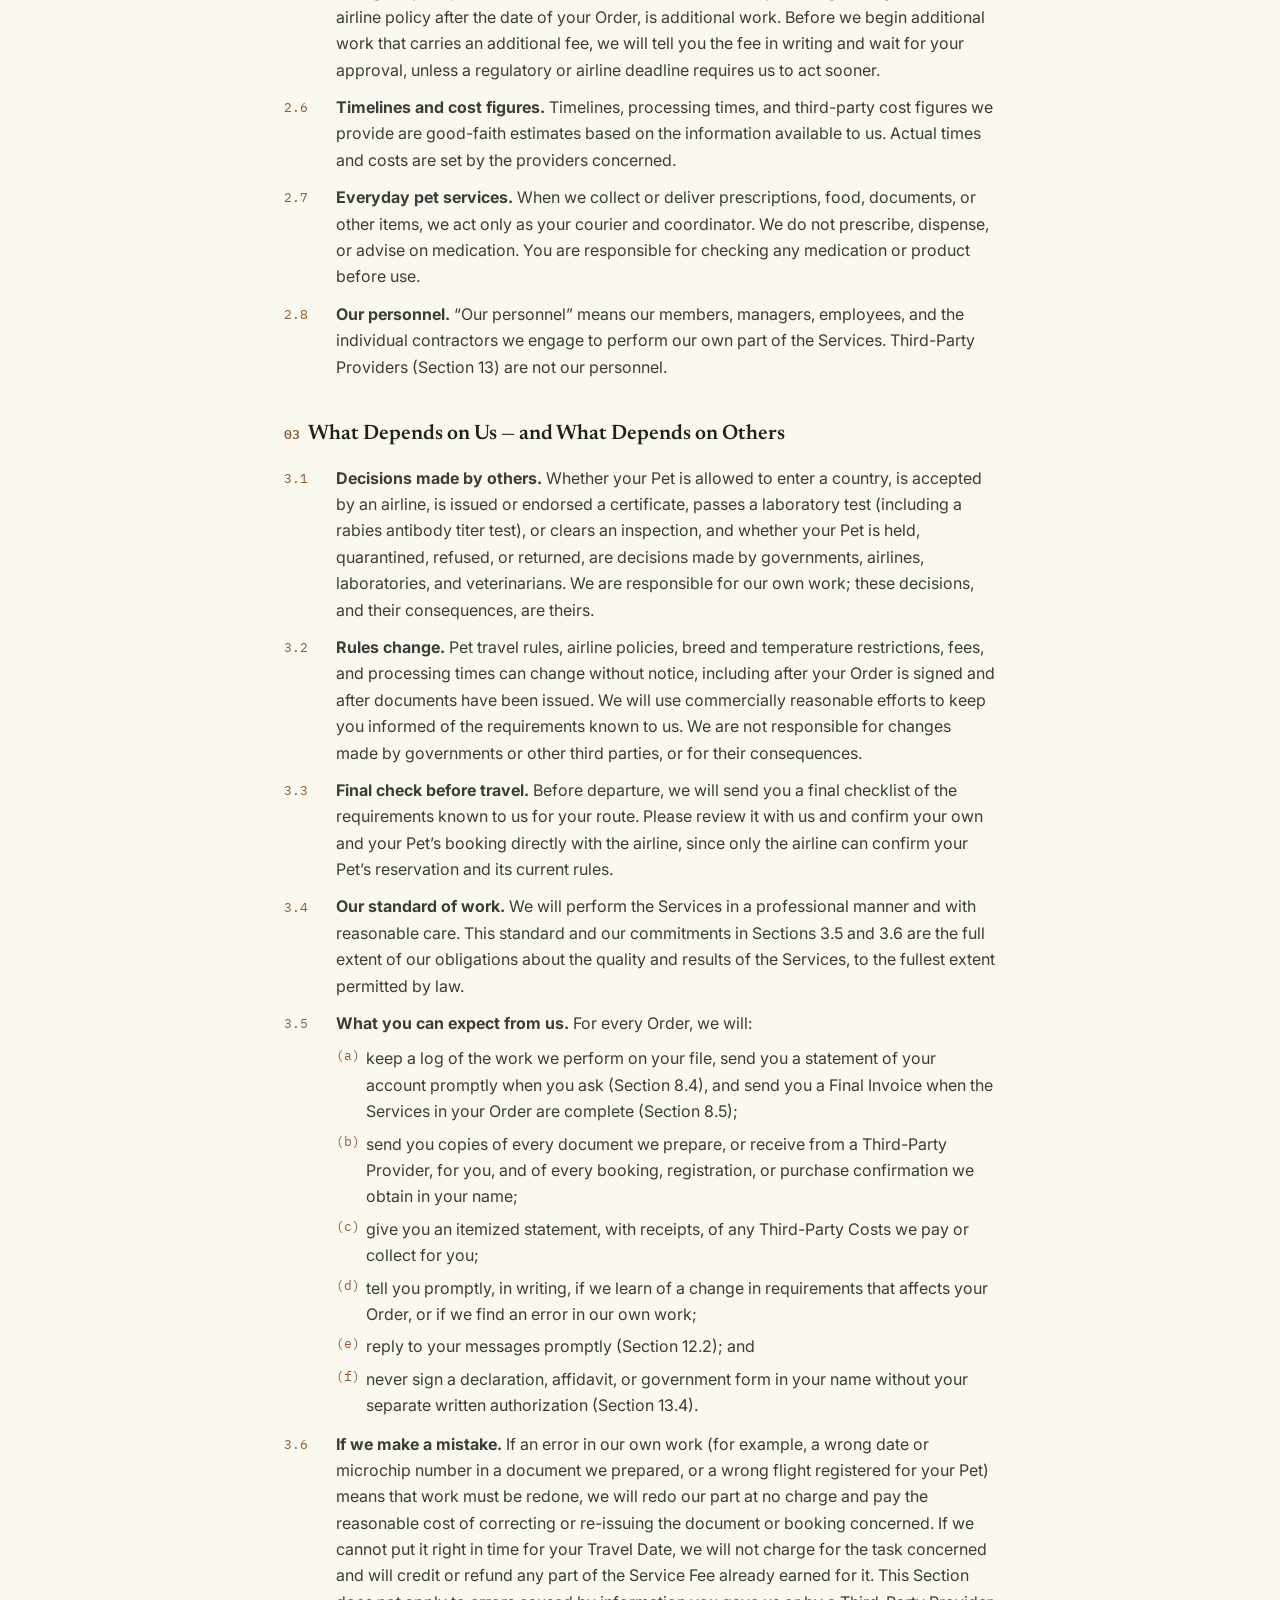
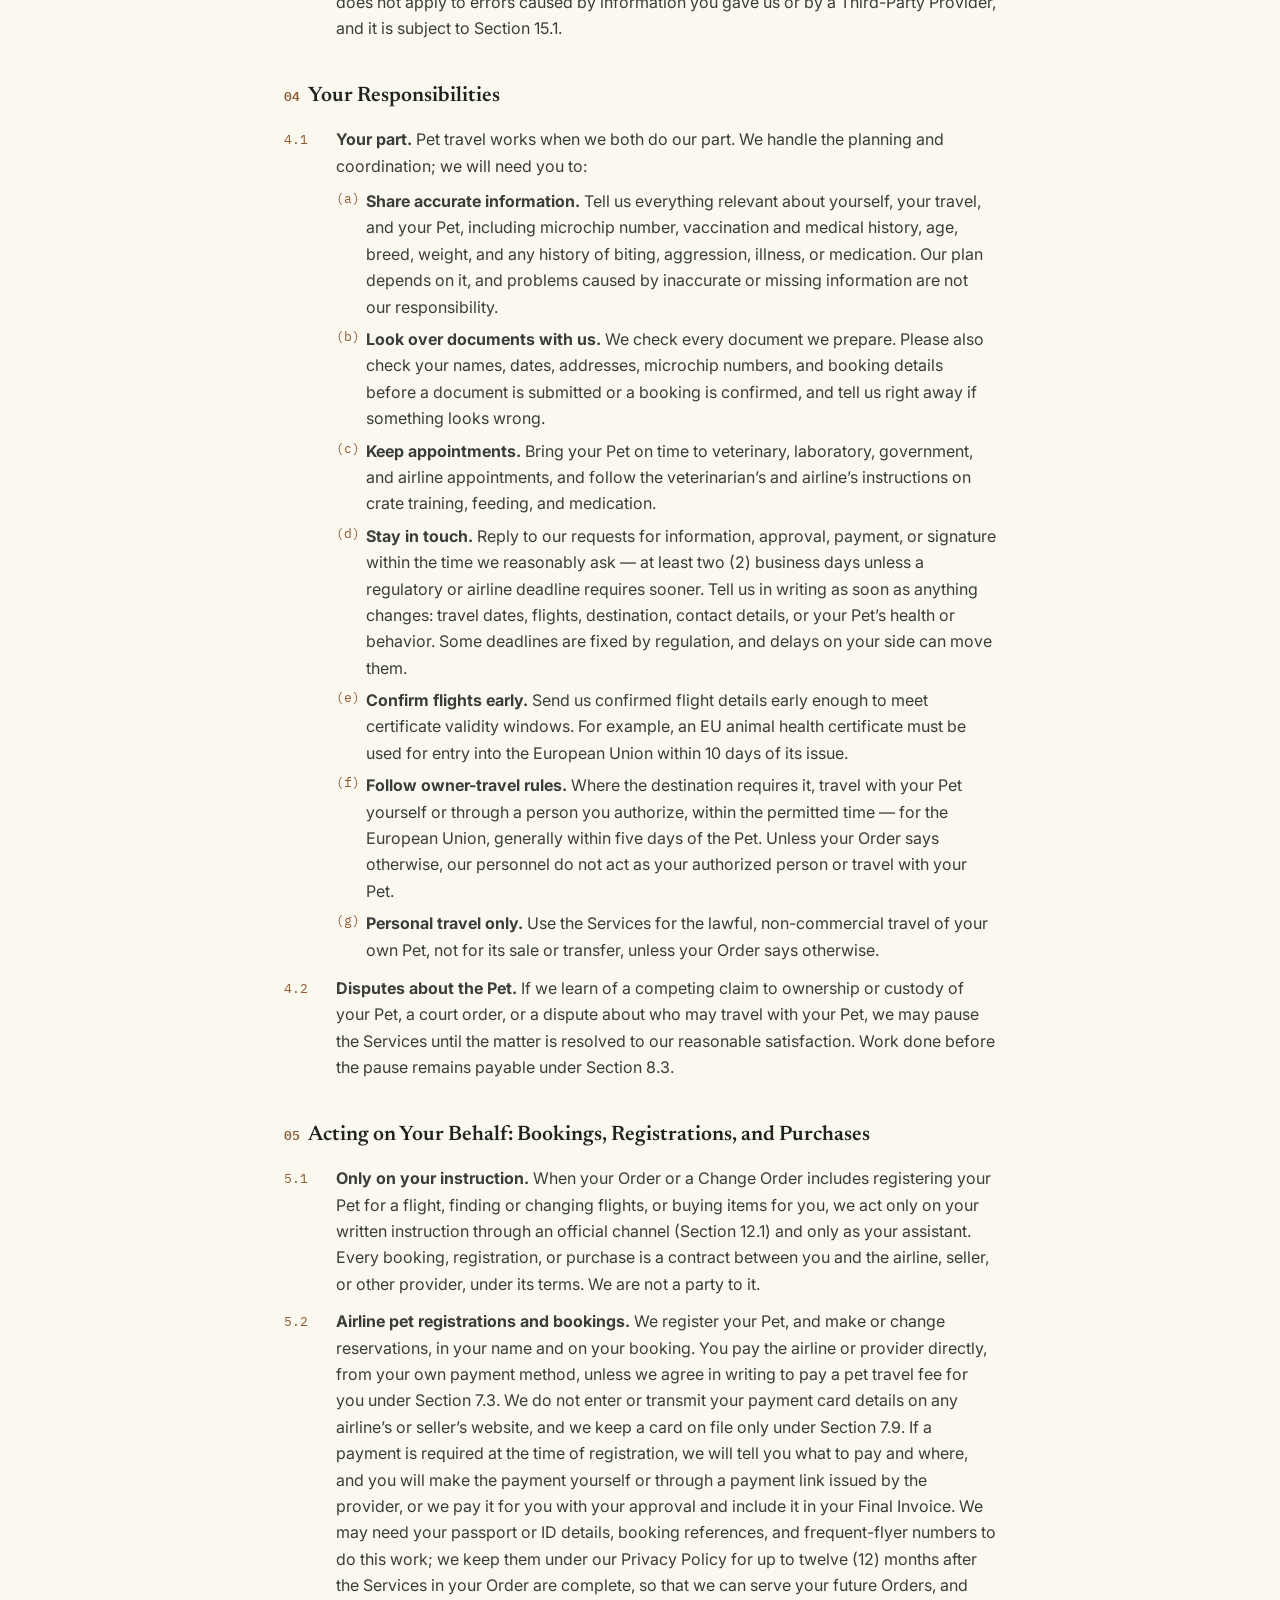
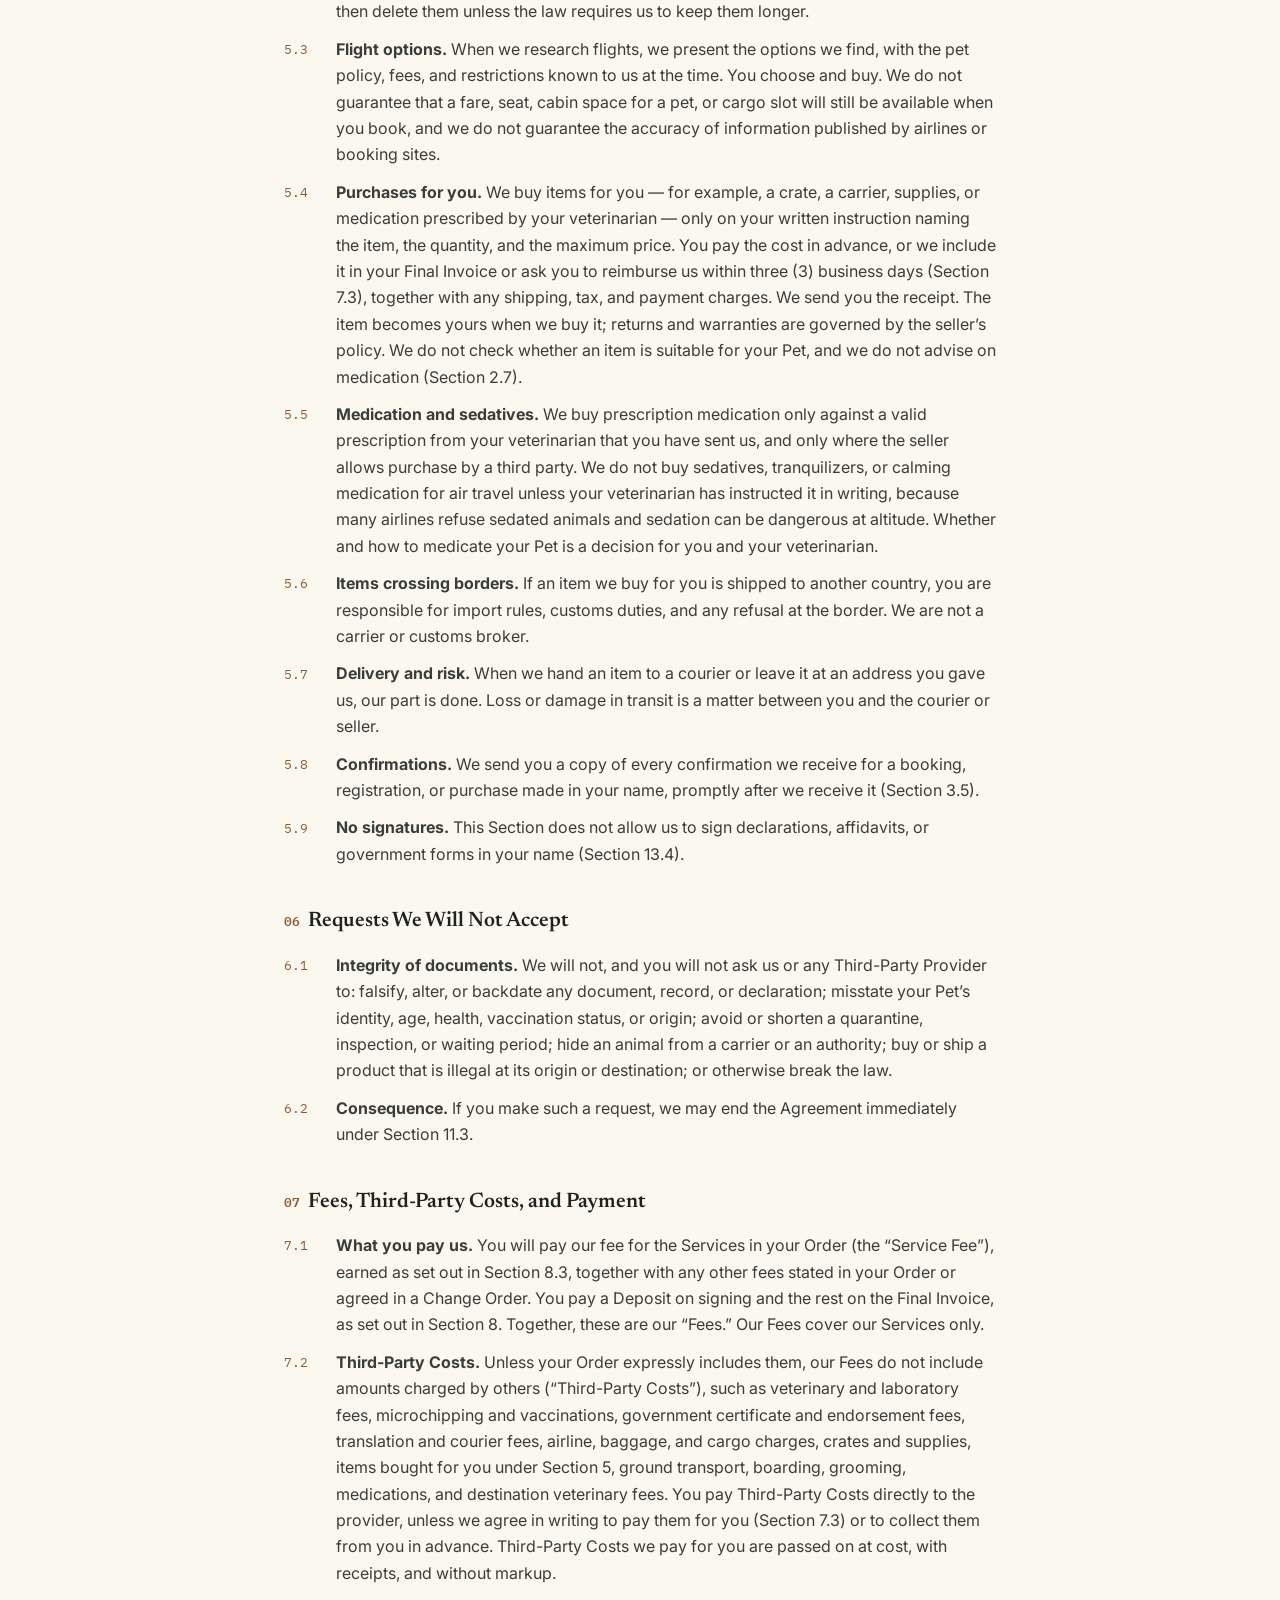
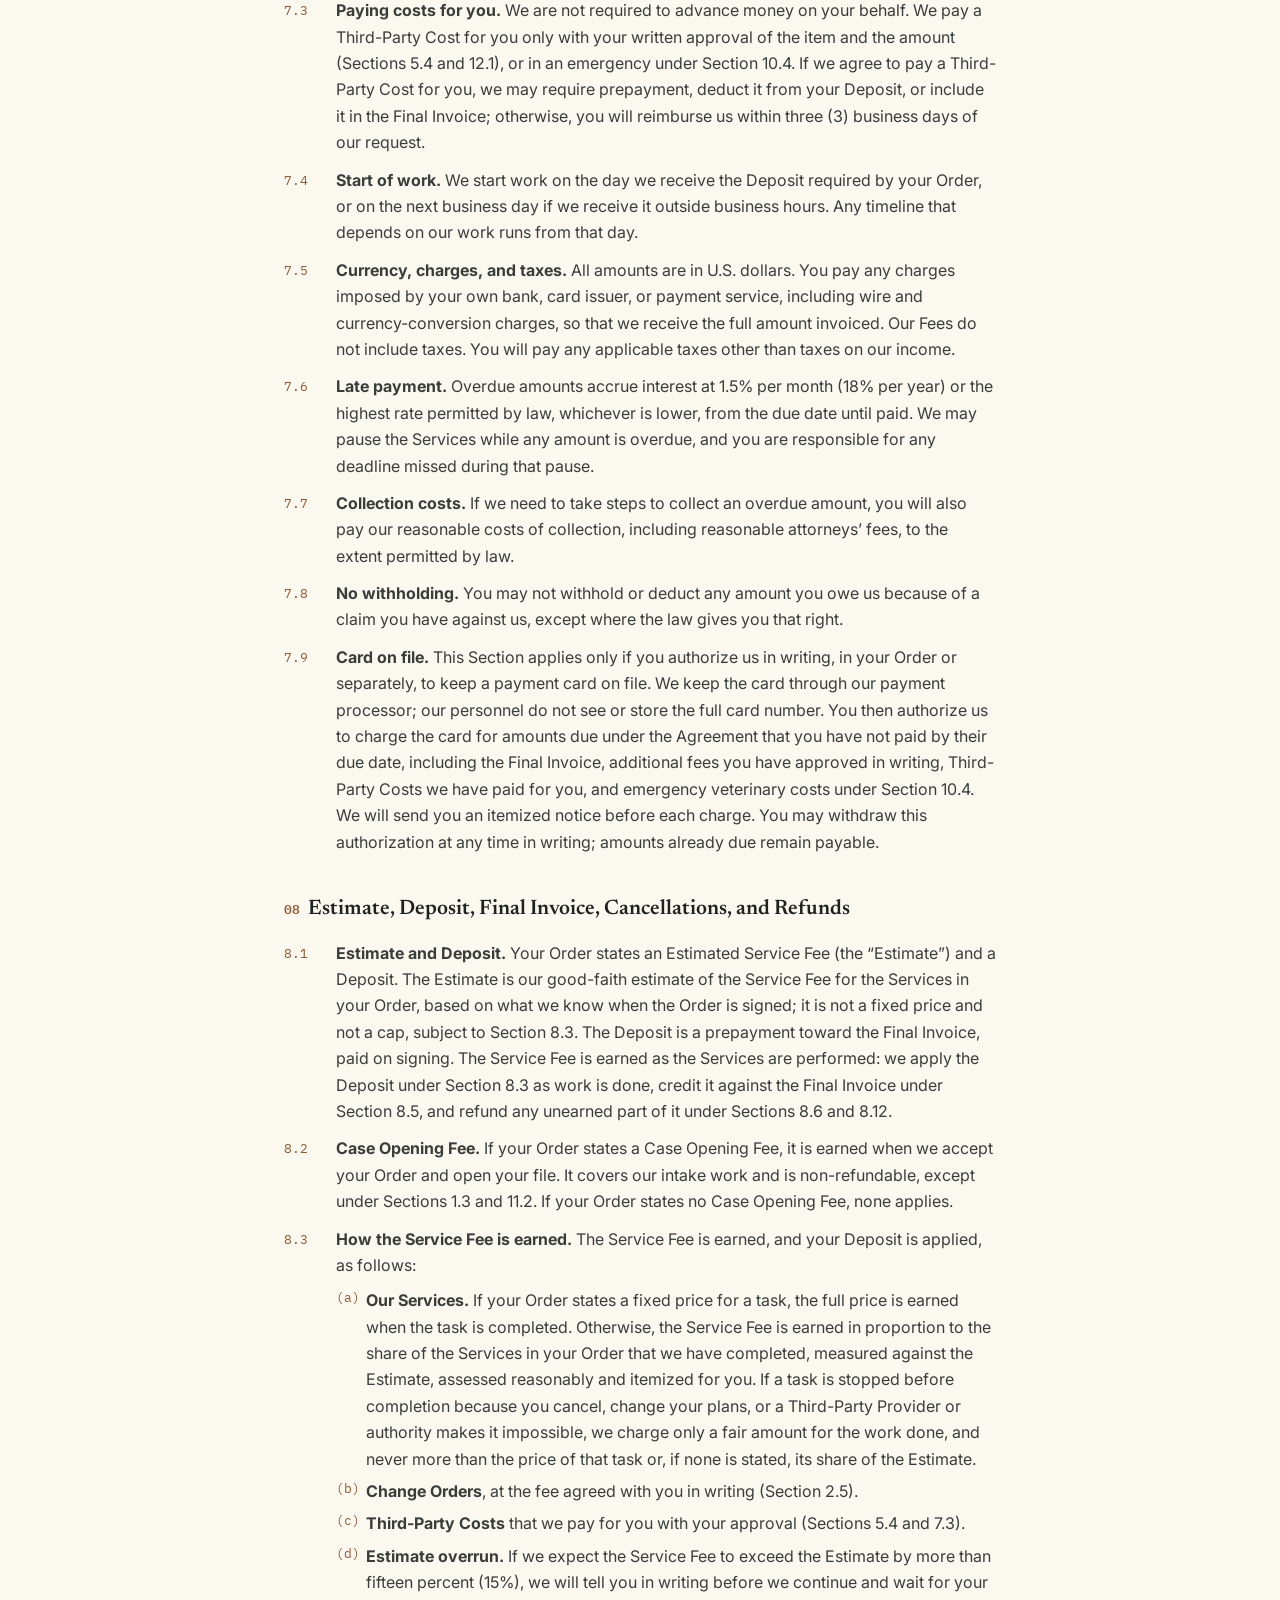
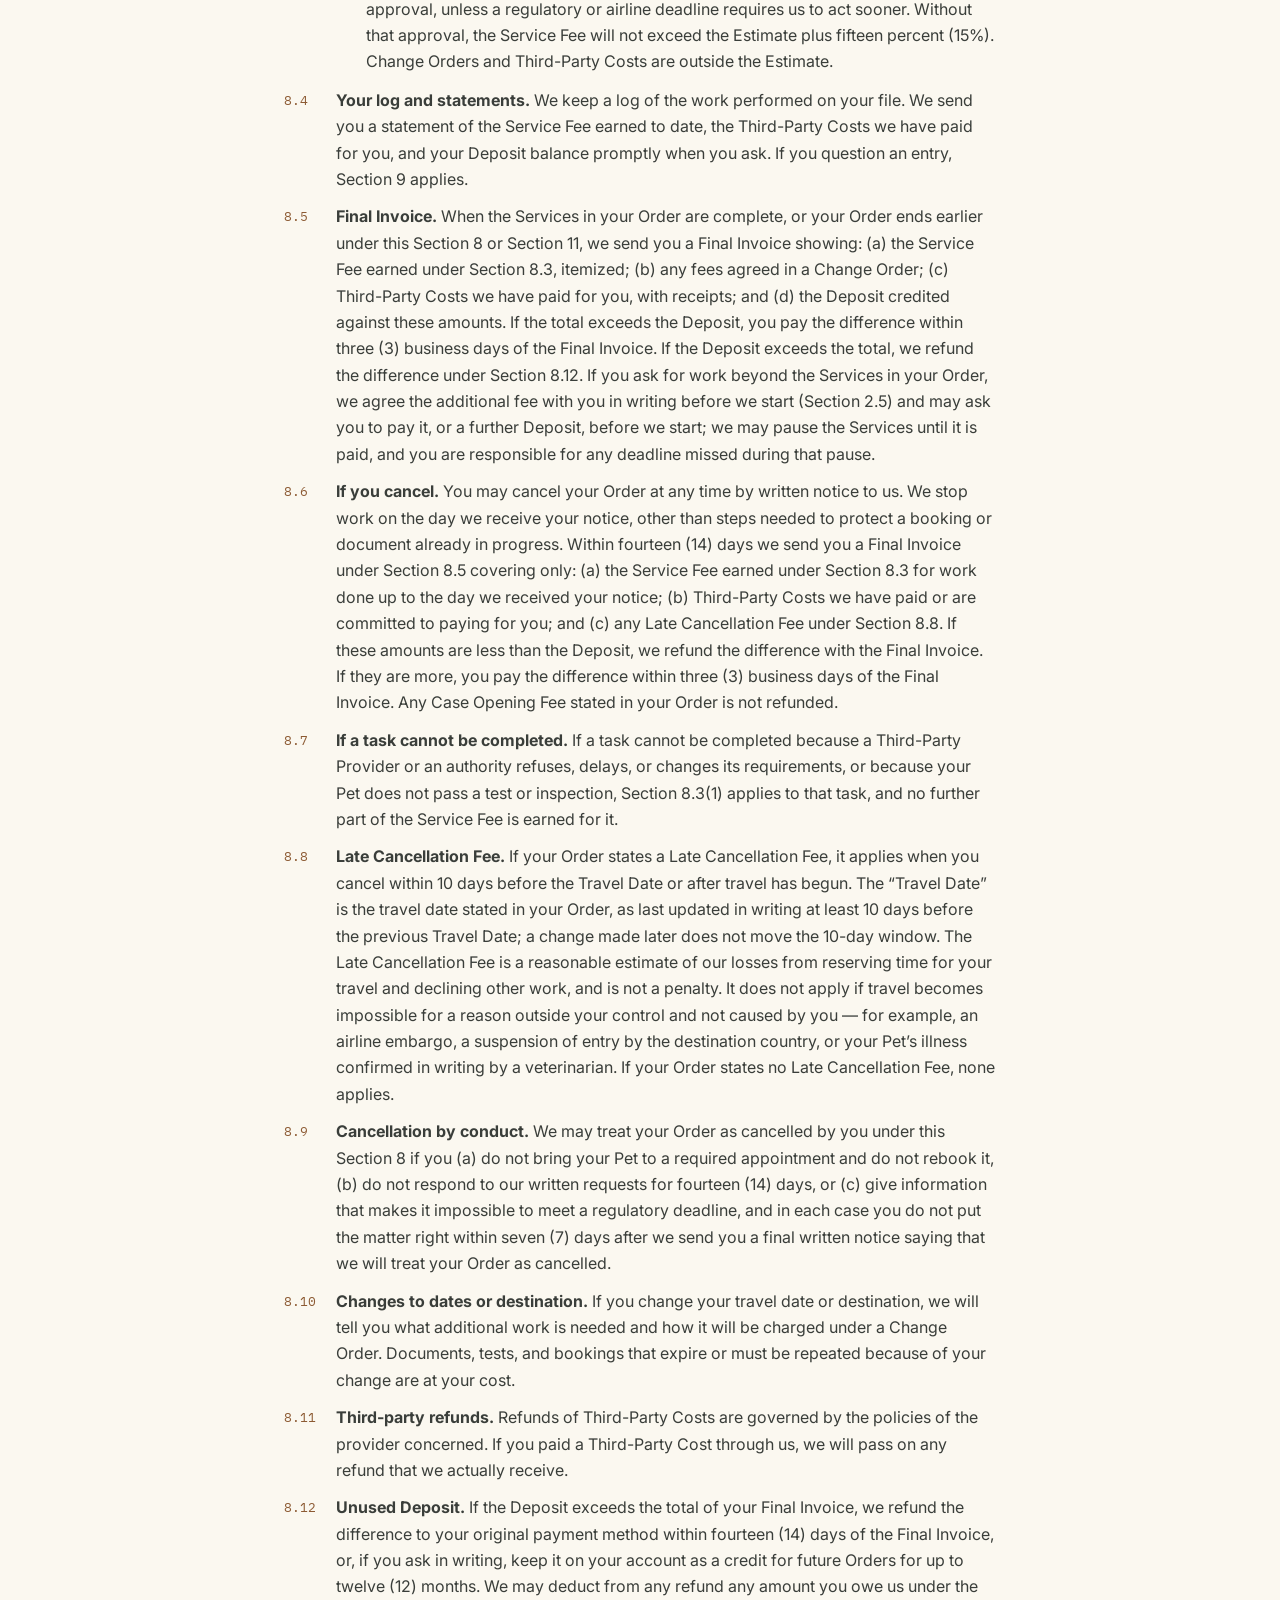
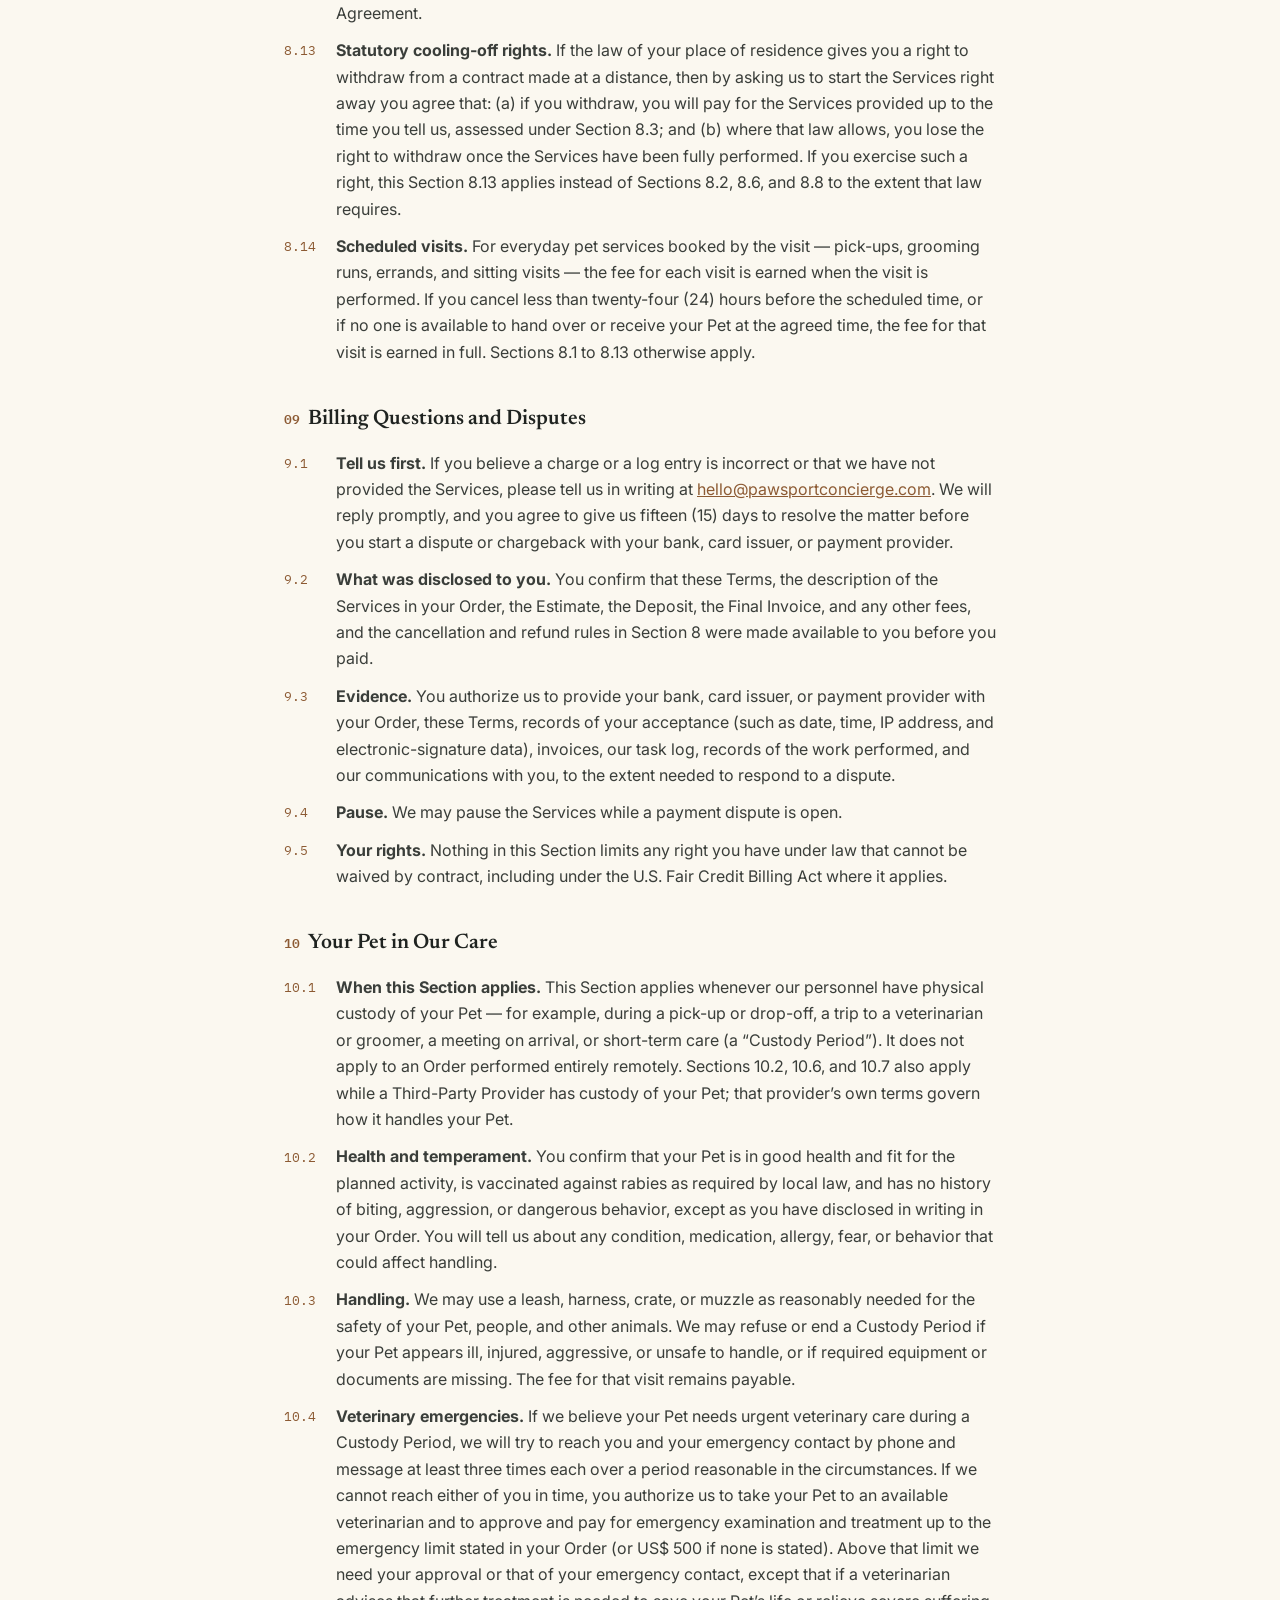
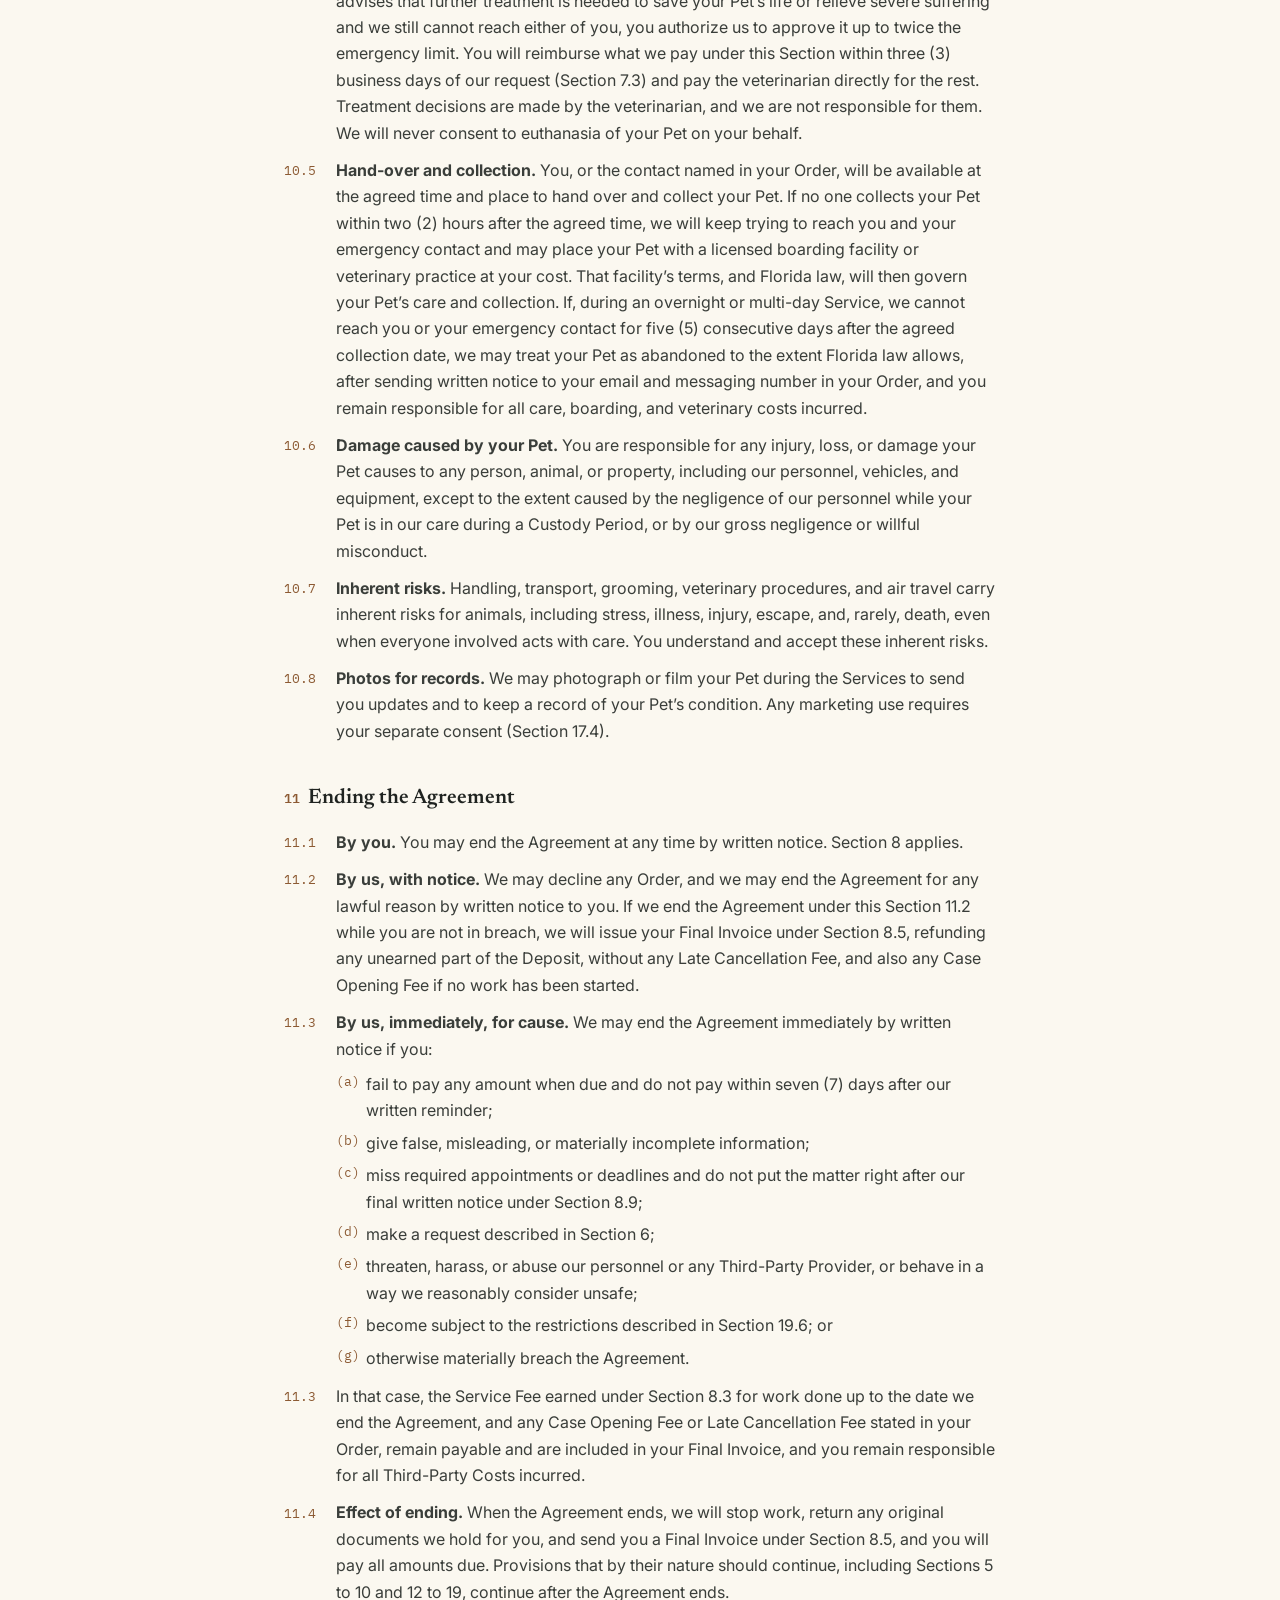
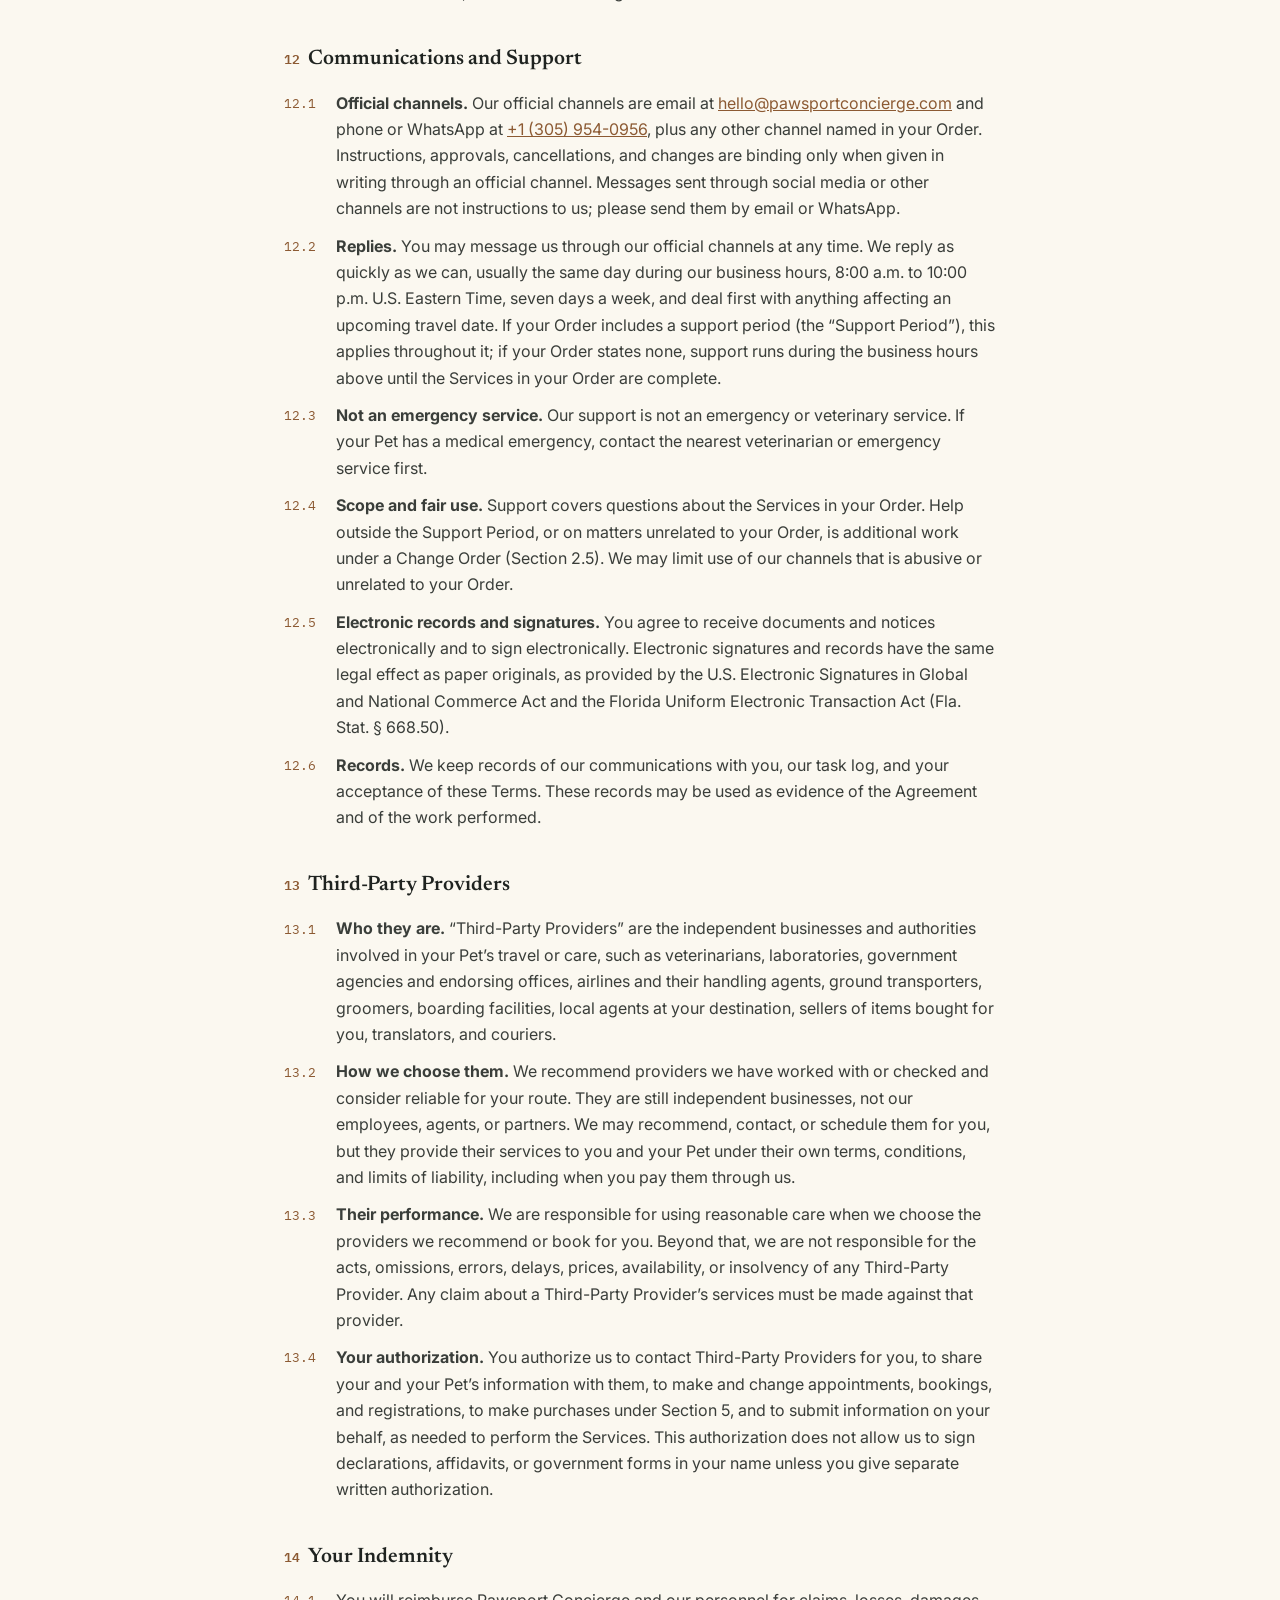
<file: terms.html>
<!DOCTYPE html>
<html lang="en">
<head>
<meta charset="UTF-8">
<meta name="viewport" content="width=device-width, initial-scale=1.0">
<!-- Рамка браузера под цвет шапки. Единый navy на всех страницах. -->
<meta name="theme-color" content="#1E3227">
<link rel="canonical" href="https://www.pawsportconcierge.com/terms.html">
<meta property="og:type" content="website">
<meta property="og:url" content="https://www.pawsportconcierge.com/terms.html">
<meta property="og:title" content="Client Terms of Service &mdash; Pawsport Concierge">
<meta property="og:image" content="https://www.pawsportconcierge.com/assets/media/og-image.jpg">
<meta property="og:image:width" content="1200">
<meta property="og:image:height" content="630">
<meta property="og:image:alt" content="A dog waiting beside a suitcase in an airport terminal.">
<meta property="og:description" content="What Pawsport Concierge does and does not do, how the deposit, estimate and final invoice work, and the rules on cancellations, third-party costs and liability.">
<meta name="twitter:card" content="summary_large_image">
<title>Client Terms of Service &mdash; Pawsport Concierge</title>
<meta name="description" content="The Client Terms of Service behind every Pawsport Concierge Order: what we coordinate, how the deposit, estimate and final invoice work, cancellations, third-party costs, your Pet in our care, and liability.">
<script type="application/ld+json">
{
  "@context": "https://schema.org",
  "@type": "BreadcrumbList",
  "itemListElement": [
    {
      "@type": "ListItem",
      "position": 1,
      "name": "Home",
      "item": "https://www.pawsportconcierge.com/"
    },
    {
      "@type": "ListItem",
      "position": 2,
      "name": "Client Terms of Service"
    }
  ]
}
</script>
<!-- Регион и шрифты. EU (tz Europe/* и атлантические острова ЕС) — opt-in: Google Fonts
     и аналитика только после согласия, до него системные шрифты; US — opt-out: шрифты сразу.
     <link id="gfonts"> без href ничего не грузит, href ставит скрипт. Результат: data-region на <html>,
     window.__pwRegion, localStorage pw-region (отладка). ?region=eu|us — переопределение для тестов.
     Та же логика региона — в скрипте согласия (инлайн главной и assets/site.js). -->
<link id="gfonts" rel="stylesheet" data-href="https://fonts.googleapis.com/css2?family=Newsreader:opsz,wght@6..72,400;6..72,500;6..72,600&family=Inter:wght@400;500;600&family=IBM+Plex+Mono:wght@400;500&display=swap">
<script>
(function(){
  var q = /[?&]region=(eu|us)(&|$)/.exec(location.search), tz = '';
  try { tz = Intl.DateTimeFormat().resolvedOptions().timeZone || ''; } catch(e){}
  var EU = ['Atlantic/Reykjavik','Atlantic/Canary','Atlantic/Madeira','Atlantic/Azores','Atlantic/Faroe'];
  var region = q ? q[1] : ((tz.indexOf('Europe/') === 0 || EU.indexOf(tz) >= 0) ? 'eu' : 'us');
  document.documentElement.setAttribute('data-region', region);
  window.__pwRegion = region;
  try { localStorage.setItem('pw-region', region); } catch(e){}
  var consent = null; try { consent = localStorage.getItem('pw-consent'); } catch(e){}
  window.__pwLoadFonts = function(){
    if (window.__fontsLoaded) return; window.__fontsLoaded = true;
    var l = document.getElementById('gfonts'); if (!l || !l.dataset.href) return;
    [['https://fonts.googleapis.com', ''], ['https://fonts.gstatic.com', 'anonymous']].forEach(function(p){
      var c = document.createElement('link'); c.rel = 'preconnect'; c.href = p[0]; if (p[1]) c.crossOrigin = p[1];
      l.parentNode.insertBefore(c, l);
    });
    l.href = l.dataset.href;
  };
  if (region === 'us' || consent === 'all') window.__pwLoadFonts();
})();
</script>
<style>
:root{--navy:#1E3227;--navy-deep:#152420;--cream:#F6F1E4;--paper:#FBF8F0;--ink:#1F2320;--muted:#52514E;--line:#E4DECB;--camel:#8C5A33;--choc:#6E3B14;--mono:'IBM Plex Mono',ui-monospace,Menlo,monospace}
*{margin:0;padding:0;box-sizing:border-box}
body{font-family:'Inter',sans-serif;background:var(--paper);color:var(--ink);line-height:1.65;font-size:16px}
.wrap{max-width:760px;margin:0 auto;padding:0 24px}
header{background:var(--navy);padding:18px 0}
header .wrap{display:flex;align-items:center;justify-content:space-between;max-width:1140px}
header img{height:34px;width:auto;display:block}
header a.back{font-family:var(--mono);font-size:12px;letter-spacing:.12em;color:var(--cream);text-decoration:none}
header a.back:hover{text-decoration:underline}
.kicker{font-family:var(--mono);font-size:12px;letter-spacing:.18em;text-transform:uppercase;color:var(--choc)}
h1{font-family:'Newsreader',serif;font-weight:500;font-size:clamp(32px,5vw,44px);line-height:1.1;margin:10px 0 6px}
.updated{font-family:var(--mono);font-size:12.5px;color:var(--muted);letter-spacing:.06em}
main{padding:64px 0 90px}
h2{font-family:'Newsreader',serif;font-weight:600;font-size:21px;margin:38px 0 12px;scroll-margin-top:18px}
p, li{color:#3A3E3A}
.num{font-family:var(--mono);font-size:13px;color:var(--camel);margin-right:8px}
a{color:var(--camel)}
.lead{margin:18px 0 8px}
/* Сводка на одной странице: тот же блок, что на первой странице PDF-версии. */
.keybox{border:1px solid var(--line);background:var(--cream);border-radius:4px;padding:18px 20px 12px;margin:26px 0 8px}
.kt{font-family:var(--mono);font-size:11.5px;letter-spacing:.16em;text-transform:uppercase;color:var(--choc);margin-bottom:10px}
.keybox ul{list-style:none;padding:0;margin:0}
.keybox li{position:relative;padding-left:16px;margin:0 0 9px;font-size:15px}
.keybox li:before{content:"";position:absolute;left:0;top:.6em;width:6px;height:6px;background:#C9A87C}
.keybox .fine{font-family:var(--mono);font-size:11.5px;color:var(--muted);margin:10px 0 0}
/* Оглавление: две колонки на десктопе, одна на телефоне. */
.toc{margin:22px 0 6px}
.toc ol{list-style:none;padding:0;margin:0;columns:2;column-gap:28px}
.toc li{break-inside:avoid;margin:0 0 5px;font-size:14.5px}
.toc a{color:var(--ink);text-decoration:none}
.toc a:hover{color:var(--camel);text-decoration:underline}
@media(max-width:640px){.toc ol{columns:1}}
/* Пункты: номер в колонке слева, текст висячим отступом. */
.cl{position:relative;padding-left:52px;margin:0 0 11px}
.cnum{position:absolute;left:0;top:.25em;font-family:var(--mono);font-size:12.5px;color:var(--camel)}
ul.sub{list-style:none;padding:0 0 0 52px;margin:-2px 0 12px}
ul.sub li{position:relative;padding-left:30px;margin:0 0 6px}
ul.sub .lbl{position:absolute;left:0;font-family:var(--mono);font-size:12.5px;color:var(--camel)}
@media(max-width:480px){.cl{padding-left:44px}ul.sub{padding-left:44px}}
footer{background:var(--navy-deep);color:#A8B3A4;padding:30px 0;font-size:13.5px}
footer .wrap{display:flex;justify-content:space-between;gap:16px;flex-wrap:wrap;max-width:1140px}
footer a{color:#CDD5CB;text-decoration:none}
footer a:hover{color:var(--cream)}
.tp{display:inline-flex;align-items:center;gap:9px;min-height:44px;padding:0 10px;
  margin-left:-10px;border-radius:4px;text-decoration:none;font-family:var(--mono);
  font-size:11px;letter-spacing:.12em;text-transform:uppercase;color:#B3BDB0;
  transition:color .18s,background-color .18s}
.tp svg{width:20px;height:20px;flex:none;display:block}
.tp:hover{color:var(--cream);background:rgba(246,241,228,.08)}
.tp:focus-visible{outline:2px solid #C9A87C;outline-offset:2px}
@media(prefers-reduced-motion:reduce){.tp{transition:none}}
</style>
</head>
<body>

<header>
  <div class="wrap">
    <a href="/"><img src="assets/brand/logo-mark-cream.png" alt="Pawsport Concierge"></a>
    <a class="back" href="/">&#8592; BACK TO SITE</a>
  </div>
</header>

<main>
  <div class="wrap">
    <div class="kicker">The fine print</div>
    <h1>Client Terms of Service</h1>
    <p class="updated">EFFECTIVE &middot; NOVEMBER 3, 2026</p>

    <p class="lead">These Terms apply to every Order signed on or after the effective date above and form part of it. An Order signed earlier keeps the version of the Terms in force on the day it was signed. Pet travel coordination and pet services are provided by Pawsport Concierge LLC, a Florida limited liability company.</p>

    <div class="keybox"><div class="kt">Key terms at a glance</div><ul><li><b>What you can count on from us.</b> A log of the work on your file, a statement of your account whenever you ask, copies of every document, an itemized list of third-party costs, and no signature in your name without your permission. If we make a mistake in our own work, we fix it at our cost. (Section 3)</li><li><b>We prepare; authorities decide.</b> We do everything in our part to get your Pet ready. Decisions on entry, carriage, certificates, and test results are made by governments, airlines, laboratories, and veterinarians. (Sections 2 and 3)</li><li><b>How payment works.</b> You pay a Deposit when you sign, and we start the same day. Your Order shows our estimated fee; the final amount reflects the work actually done and any costs we paid for you, less the Deposit. If you cancel, you pay only for the work completed and the rest of your Deposit comes back to you. (Section 8)</li><li><b>Third-party costs are separate:</b> veterinarians, laboratories, government fees, airlines, crates, boarding, supplies. You pay them to the provider, or we pay them for you with your approval and add them to your Final Invoice at cost. (Section 7)</li><li><b>Bookings and purchases in your name happen only when you ask us in writing.</b> We never enter your card details on anyone&rsquo;s website, and keep a card on file only if you ask us to. (Sections 5 and 7.9)</li><li><b>Accurate information helps us help you,</b> including your Pet&rsquo;s health and behavior. (Sections 4 and 10)</li><li><b>Something wrong? Tell us first.</b> We aim to resolve billing questions within 15 days. (Section 9)</li><li><b>Our responsibility is limited to the fees you paid us</b> for your Order. If something does go wrong, we talk it through with you first and look for a fair solution. (Sections 9, 15, and 18)</li></ul><p class="fine">This summary is for convenience. The full Terms below control.</p></div>
    <nav class="toc" aria-label="Contents"><div class="kt">Contents</div><ol><li><a href="#about-these-terms-and-how-you-accept-them"><span class="num">01</span>About These Terms and How You Accept Them</a></li><li><a href="#what-we-do-and-what-we-dont"><span class="num">02</span>What We Do &mdash; and What We Don&rsquo;t</a></li><li><a href="#what-depends-on-us-and-what-depends-on-others"><span class="num">03</span>What Depends on Us &mdash; and What Depends on Others</a></li><li><a href="#your-responsibilities"><span class="num">04</span>Your Responsibilities</a></li><li><a href="#acting-on-your-behalf-bookings-registrations-and-purchases"><span class="num">05</span>Acting on Your Behalf: Bookings, Registrations, and Purchases</a></li><li><a href="#requests-we-will-not-accept"><span class="num">06</span>Requests We Will Not Accept</a></li><li><a href="#fees"><span class="num">07</span>Fees, Third-Party Costs, and Payment</a></li><li><a href="#cancellations"><span class="num">08</span>Estimate, Deposit, Final Invoice, Cancellations, and Refunds</a></li><li><a href="#billing-questions-and-disputes"><span class="num">09</span>Billing Questions and Disputes</a></li><li><a href="#your-pet-in-our-care"><span class="num">10</span>Your Pet in Our Care</a></li><li><a href="#ending-the-agreement"><span class="num">11</span>Ending the Agreement</a></li><li><a href="#communications-and-support"><span class="num">12</span>Communications and Support</a></li><li><a href="#providers"><span class="num">13</span>Third-Party Providers</a></li><li><a href="#your-indemnity"><span class="num">14</span>Your Indemnity</a></li><li><a href="#liability"><span class="num">15</span>Limitation of Liability</a></li><li><a href="#events-beyond-our-control"><span class="num">16</span>Events Beyond Our Control</a></li><li><a href="#privacy"><span class="num">17</span>Privacy, Confidentiality, and Content</a></li><li><a href="#governing-law"><span class="num">18</span>Governing Law and Disputes</a></li><li><a href="#contact"><span class="num">19</span>General Terms</a></li></ol></nav>
    <h2 id="about-these-terms-and-how-you-accept-them"><span class="num">01</span>About These Terms and How You Accept Them</h2>
    <p class="cl"><span class="cnum">1.1</span><b>These Terms.</b> These Client Terms of Service (the &ldquo;Terms&rdquo;) apply to every service that Pawsport Concierge LLC, a Florida limited liability company (&ldquo;Pawsport Concierge,&rdquo; &ldquo;we,&rdquo; &ldquo;us,&rdquo; or &ldquo;our&rdquo;), provides to the person who orders it (&ldquo;you&rdquo; or &ldquo;your&rdquo;).</p>
    <p class="cl"><span class="cnum">1.2</span><b>Your Order.</b> Each engagement is set out in an order form, quote, proposal, or invoice that refers to these Terms (an &ldquo;Order&rdquo;). Your Order and these Terms, together with any Change Orders (Section 2.5), form one agreement between you and us (the &ldquo;Agreement&rdquo;). If a Special Term written in your Order conflicts with these Terms, the Special Term controls. Otherwise, if your Order conflicts with these Terms, these Terms control.</p>
    <p class="cl"><span class="cnum">1.3</span><b>How you accept.</b> You accept these Terms when you sign an Order, on paper or electronically, or when you pay the Deposit or any other amount under an Order that refers to these Terms. An Order becomes binding on us when we sign it or confirm it in writing. If we decline an Order, we will refund everything you have paid under it. If you do not agree to these Terms, do not sign or pay.</p>
    <p class="cl"><span class="cnum">1.4</span><b>Which version applies.</b> The version of these Terms in effect on the date you accept an Order applies to that Order for its whole duration. We may publish updated Terms at <a href="terms.html">www.pawsportconcierge.com/terms</a> for future Orders. An update does not change an Order you have already accepted unless you agree to it in writing.</p>
    <p class="cl"><span class="cnum">1.5</span><b>Age and authority.</b> You confirm that you are at least 18 years old and able to enter into a binding contract. You also confirm that you own each animal named in your Order (the &ldquo;Pet&rdquo;) or that its owner has authorized you in writing to arrange the Services and to accept these Terms for them. If you are not the owner, the owner will also sign the Order, or you will give us the owner&rsquo;s written authorization before we begin work.</p>
    <p class="cl"><span class="cnum">1.6</span><b>Orders for others.</b> If you place an Order on behalf of another person or a company (for example, a family member or an employer), you confirm that you have authority to do so, and you and that person or company are each responsible for all obligations under the Agreement.</p>
    <h2 id="what-we-do-and-what-we-dont"><span class="num">02</span>What We Do &mdash; and What We Don&rsquo;t</h2>
    <p class="cl"><span class="cnum">2.1</span><b>Our role.</b> We are a coordination and concierge service. Depending on your Order, we research and explain the entry requirements known to us, prepare a timeline, schedule appointments, liaise with veterinarians, laboratories, government offices, airlines, and other providers, register your Pet for travel and make purchases in your name on your instruction (Section 5), and provide everyday pet services such as pick-ups and errands. The services described in your Order are the &ldquo;Services.&rdquo; Some Orders are performed entirely remotely, without our personnel ever taking custody of your Pet; Section 10 then does not apply.</p>
    <p class="cl"><span class="cnum">2.2</span><b>What we are not.</b> We are not an airline or other carrier, an indirect air carrier, a freight forwarder, a customs broker, a travel agent or seller of travel, a veterinarian or veterinary practice, a laboratory, a pharmacy, a government agency, an insurer, or a law firm. We do not give veterinary, medical, legal, immigration, customs, or tax advice. Information we give you about requirements is practical coordination guidance based on the sources available to us at the time. It is not a legal opinion or a veterinary recommendation.</p>
    <p class="cl"><span class="cnum">2.3</span><b>Tickets and reservations.</b> We do not sell or issue airline tickets, cargo space, or accommodation, and we do not buy them for you. You buy these directly from the airline or other provider, in your own name and at your own cost. Pet travel fees and other Third-Party Costs we may pay for you with your approval under Section 7.3. If we help you make or change a reservation, we act only on your written instruction and as your assistant, and the booking is a contract between you and that provider (Section 5).</p>
    <p class="cl"><span class="cnum">2.4</span><b>Air transport.</b> We do not transport animals by air. While your Pet is in the care of an airline or its handling agents, your Pet is subject only to that airline&rsquo;s terms, conditions, and limits of liability. Unless your Order expressly says otherwise, you or a person you authorize will hand your Pet over to the airline and collect your Pet from the airline.</p>
    <p class="cl"><span class="cnum">2.5</span><b>Scope and Change Orders.</b> The Services include only the tasks listed in your Order. Any other work requires a written agreement, which may be made by email or messaging, stating the additional work and any additional fee (a &ldquo;Change Order&rdquo;). Work caused by a change in your plans, travel dates, destination, or Pet, or by a change in regulations or airline policy after the date of your Order, is additional work. Before we begin additional work that carries an additional fee, we will tell you the fee in writing and wait for your approval, unless a regulatory or airline deadline requires us to act sooner.</p>
    <p class="cl"><span class="cnum">2.6</span><b>Timelines and cost figures.</b> Timelines, processing times, and third-party cost figures we provide are good-faith estimates based on the information available to us. Actual times and costs are set by the providers concerned.</p>
    <p class="cl"><span class="cnum">2.7</span><b>Everyday pet services.</b> When we collect or deliver prescriptions, food, documents, or other items, we act only as your courier and coordinator. We do not prescribe, dispense, or advise on medication. You are responsible for checking any medication or product before use.</p>
    <p class="cl"><span class="cnum">2.8</span><b>Our personnel.</b> &ldquo;Our personnel&rdquo; means our members, managers, employees, and the individual contractors we engage to perform our own part of the Services. Third-Party Providers (Section 13) are not our personnel.</p>
    <h2 id="what-depends-on-us-and-what-depends-on-others"><span class="num">03</span>What Depends on Us &mdash; and What Depends on Others</h2>
    <p class="cl"><span class="cnum">3.1</span><b>Decisions made by others.</b> Whether your Pet is allowed to enter a country, is accepted by an airline, is issued or endorsed a certificate, passes a laboratory test (including a rabies antibody titer test), or clears an inspection, and whether your Pet is held, quarantined, refused, or returned, are decisions made by governments, airlines, laboratories, and veterinarians. We are responsible for our own work; these decisions, and their consequences, are theirs.</p>
    <p class="cl"><span class="cnum">3.2</span><b>Rules change.</b> Pet travel rules, airline policies, breed and temperature restrictions, fees, and processing times can change without notice, including after your Order is signed and after documents have been issued. We will use commercially reasonable efforts to keep you informed of the requirements known to us. We are not responsible for changes made by governments or other third parties, or for their consequences.</p>
    <p class="cl"><span class="cnum">3.3</span><b>Final check before travel.</b> Before departure, we will send you a final checklist of the requirements known to us for your route. Please review it with us and confirm your own and your Pet&rsquo;s booking directly with the airline, since only the airline can confirm your Pet&rsquo;s reservation and its current rules.</p>
    <p class="cl"><span class="cnum">3.4</span><b>Our standard of work.</b> We will perform the Services in a professional manner and with reasonable care. This standard and our commitments in Sections 3.5 and 3.6 are the full extent of our obligations about the quality and results of the Services, to the fullest extent permitted by law.</p>
    <p class="cl"><span class="cnum">3.5</span><b>What you can expect from us.</b> For every Order, we will:</p>
    <ul class="sub"><li><span class="lbl">(a)</span>keep a log of the work we perform on your file, send you a statement of your account promptly when you ask (Section 8.4), and send you a Final Invoice when the Services in your Order are complete (Section 8.5);</li><li><span class="lbl">(b)</span>send you copies of every document we prepare, or receive from a Third-Party Provider, for you, and of every booking, registration, or purchase confirmation we obtain in your name;</li><li><span class="lbl">(c)</span>give you an itemized statement, with receipts, of any Third-Party Costs we pay or collect for you;</li><li><span class="lbl">(d)</span>tell you promptly, in writing, if we learn of a change in requirements that affects your Order, or if we find an error in our own work;</li><li><span class="lbl">(e)</span>reply to your messages promptly (Section 12.2); and</li><li><span class="lbl">(f)</span>never sign a declaration, affidavit, or government form in your name without your separate written authorization (Section 13.4).</li></ul>
    <p class="cl"><span class="cnum">3.6</span><b>If we make a mistake.</b> If an error in our own work (for example, a wrong date or microchip number in a document we prepared, or a wrong flight registered for your Pet) means that work must be redone, we will redo our part at no charge and pay the reasonable cost of correcting or re-issuing the document or booking concerned. If we cannot put it right in time for your Travel Date, we will not charge for the task concerned and will credit or refund any part of the Service Fee already earned for it. This Section does not apply to errors caused by information you gave us or by a Third-Party Provider, and it is subject to Section 15.1.</p>
    <h2 id="your-responsibilities"><span class="num">04</span>Your Responsibilities</h2>
    <p class="cl"><span class="cnum">4.1</span><b>Your part.</b> Pet travel works when we both do our part. We handle the planning and coordination; we will need you to:</p>
    <ul class="sub"><li><span class="lbl">(a)</span><b>Share accurate information.</b> Tell us everything relevant about yourself, your travel, and your Pet, including microchip number, vaccination and medical history, age, breed, weight, and any history of biting, aggression, illness, or medication. Our plan depends on it, and problems caused by inaccurate or missing information are not our responsibility.</li><li><span class="lbl">(b)</span><b>Look over documents with us.</b> We check every document we prepare. Please also check your names, dates, addresses, microchip numbers, and booking details before a document is submitted or a booking is confirmed, and tell us right away if something looks wrong.</li><li><span class="lbl">(c)</span><b>Keep appointments.</b> Bring your Pet on time to veterinary, laboratory, government, and airline appointments, and follow the veterinarian&rsquo;s and airline&rsquo;s instructions on crate training, feeding, and medication.</li><li><span class="lbl">(d)</span><b>Stay in touch.</b> Reply to our requests for information, approval, payment, or signature within the time we reasonably ask &mdash; at least two (2) business days unless a regulatory or airline deadline requires sooner. Tell us in writing as soon as anything changes: travel dates, flights, destination, contact details, or your Pet&rsquo;s health or behavior. Some deadlines are fixed by regulation, and delays on your side can move them.</li><li><span class="lbl">(e)</span><b>Confirm flights early.</b> Send us confirmed flight details early enough to meet certificate validity windows. For example, an EU animal health certificate must be used for entry into the European Union within 10 days of its issue.</li><li><span class="lbl">(f)</span><b>Follow owner-travel rules.</b> Where the destination requires it, travel with your Pet yourself or through a person you authorize, within the permitted time &mdash; for the European Union, generally within five days of the Pet. Unless your Order says otherwise, our personnel do not act as your authorized person or travel with your Pet.</li><li><span class="lbl">(g)</span><b>Personal travel only.</b> Use the Services for the lawful, non-commercial travel of your own Pet, not for its sale or transfer, unless your Order says otherwise.</li></ul>
    <p class="cl"><span class="cnum">4.2</span><b>Disputes about the Pet.</b> If we learn of a competing claim to ownership or custody of your Pet, a court order, or a dispute about who may travel with your Pet, we may pause the Services until the matter is resolved to our reasonable satisfaction. Work done before the pause remains payable under Section 8.3.</p>
    <h2 id="acting-on-your-behalf-bookings-registrations-and-purchases"><span class="num">05</span>Acting on Your Behalf: Bookings, Registrations, and Purchases</h2>
    <p class="cl"><span class="cnum">5.1</span><b>Only on your instruction.</b> When your Order or a Change Order includes registering your Pet for a flight, finding or changing flights, or buying items for you, we act only on your written instruction through an official channel (Section 12.1) and only as your assistant. Every booking, registration, or purchase is a contract between you and the airline, seller, or other provider, under its terms. We are not a party to it.</p>
    <p class="cl"><span class="cnum">5.2</span><b>Airline pet registrations and bookings.</b> We register your Pet, and make or change reservations, in your name and on your booking. You pay the airline or provider directly, from your own payment method, unless we agree in writing to pay a pet travel fee for you under Section 7.3. We do not enter or transmit your payment card details on any airline&rsquo;s or seller&rsquo;s website, and we keep a card on file only under Section 7.9. If a payment is required at the time of registration, we will tell you what to pay and where, and you will make the payment yourself or through a payment link issued by the provider, or we pay it for you with your approval and include it in your Final Invoice. We may need your passport or ID details, booking references, and frequent-flyer numbers to do this work; we keep them under our Privacy Policy for up to twelve (12) months after the Services in your Order are complete, so that we can serve your future Orders, and then delete them unless the law requires us to keep them longer.</p>
    <p class="cl"><span class="cnum">5.3</span><b>Flight options.</b> When we research flights, we present the options we find, with the pet policy, fees, and restrictions known to us at the time. You choose and buy. We do not guarantee that a fare, seat, cabin space for a pet, or cargo slot will still be available when you book, and we do not guarantee the accuracy of information published by airlines or booking sites.</p>
    <p class="cl"><span class="cnum">5.4</span><b>Purchases for you.</b> We buy items for you &mdash; for example, a crate, a carrier, supplies, or medication prescribed by your veterinarian &mdash; only on your written instruction naming the item, the quantity, and the maximum price. You pay the cost in advance, or we include it in your Final Invoice or ask you to reimburse us within three (3) business days (Section 7.3), together with any shipping, tax, and payment charges. We send you the receipt. The item becomes yours when we buy it; returns and warranties are governed by the seller&rsquo;s policy. We do not check whether an item is suitable for your Pet, and we do not advise on medication (Section 2.7).</p>
    <p class="cl"><span class="cnum">5.5</span><b>Medication and sedatives.</b> We buy prescription medication only against a valid prescription from your veterinarian that you have sent us, and only where the seller allows purchase by a third party. We do not buy sedatives, tranquilizers, or calming medication for air travel unless your veterinarian has instructed it in writing, because many airlines refuse sedated animals and sedation can be dangerous at altitude. Whether and how to medicate your Pet is a decision for you and your veterinarian.</p>
    <p class="cl"><span class="cnum">5.6</span><b>Items crossing borders.</b> If an item we buy for you is shipped to another country, you are responsible for import rules, customs duties, and any refusal at the border. We are not a carrier or customs broker.</p>
    <p class="cl"><span class="cnum">5.7</span><b>Delivery and risk.</b> When we hand an item to a courier or leave it at an address you gave us, our part is done. Loss or damage in transit is a matter between you and the courier or seller.</p>
    <p class="cl"><span class="cnum">5.8</span><b>Confirmations.</b> We send you a copy of every confirmation we receive for a booking, registration, or purchase made in your name, promptly after we receive it (Section 3.5).</p>
    <p class="cl"><span class="cnum">5.9</span><b>No signatures.</b> This Section does not allow us to sign declarations, affidavits, or government forms in your name (Section 13.4).</p>
    <h2 id="requests-we-will-not-accept"><span class="num">06</span>Requests We Will Not Accept</h2>
    <p class="cl"><span class="cnum">6.1</span><b>Integrity of documents.</b> We will not, and you will not ask us or any Third-Party Provider to: falsify, alter, or backdate any document, record, or declaration; misstate your Pet&rsquo;s identity, age, health, vaccination status, or origin; avoid or shorten a quarantine, inspection, or waiting period; hide an animal from a carrier or an authority; buy or ship a product that is illegal at its origin or destination; or otherwise break the law.</p>
    <p class="cl"><span class="cnum">6.2</span><b>Consequence.</b> If you make such a request, we may end the Agreement immediately under Section 11.3.</p>
    <h2 id="fees"><span class="num">07</span>Fees, Third-Party Costs, and Payment</h2>
    <p class="cl"><span class="cnum">7.1</span><b>What you pay us.</b> You will pay our fee for the Services in your Order (the &ldquo;Service Fee&rdquo;), earned as set out in Section 8.3, together with any other fees stated in your Order or agreed in a Change Order. You pay a Deposit on signing and the rest on the Final Invoice, as set out in Section 8. Together, these are our &ldquo;Fees.&rdquo; Our Fees cover our Services only.</p>
    <p class="cl"><span class="cnum">7.2</span><b>Third-Party Costs.</b> Unless your Order expressly includes them, our Fees do not include amounts charged by others (&ldquo;Third-Party Costs&rdquo;), such as veterinary and laboratory fees, microchipping and vaccinations, government certificate and endorsement fees, translation and courier fees, airline, baggage, and cargo charges, crates and supplies, items bought for you under Section 5, ground transport, boarding, grooming, medications, and destination veterinary fees. You pay Third-Party Costs directly to the provider, unless we agree in writing to pay them for you (Section 7.3) or to collect them from you in advance. Third-Party Costs we pay for you are passed on at cost, with receipts, and without markup.</p>
    <p class="cl"><span class="cnum">7.3</span><b>Paying costs for you.</b> We are not required to advance money on your behalf. We pay a Third-Party Cost for you only with your written approval of the item and the amount (Sections 5.4 and 12.1), or in an emergency under Section 10.4. If we agree to pay a Third-Party Cost for you, we may require prepayment, deduct it from your Deposit, or include it in the Final Invoice; otherwise, you will reimburse us within three (3) business days of our request.</p>
    <p class="cl"><span class="cnum">7.4</span><b>Start of work.</b> We start work on the day we receive the Deposit required by your Order, or on the next business day if we receive it outside business hours. Any timeline that depends on our work runs from that day.</p>
    <p class="cl"><span class="cnum">7.5</span><b>Currency, charges, and taxes.</b> All amounts are in U.S. dollars. You pay any charges imposed by your own bank, card issuer, or payment service, including wire and currency-conversion charges, so that we receive the full amount invoiced. Our Fees do not include taxes. You will pay any applicable taxes other than taxes on our income.</p>
    <p class="cl"><span class="cnum">7.6</span><b>Late payment.</b> Overdue amounts accrue interest at 1.5% per month (18% per year) or the highest rate permitted by law, whichever is lower, from the due date until paid. We may pause the Services while any amount is overdue, and you are responsible for any deadline missed during that pause.</p>
    <p class="cl"><span class="cnum">7.7</span><b>Collection costs.</b> If we need to take steps to collect an overdue amount, you will also pay our reasonable costs of collection, including reasonable attorneys&rsquo; fees, to the extent permitted by law.</p>
    <p class="cl"><span class="cnum">7.8</span><b>No withholding.</b> You may not withhold or deduct any amount you owe us because of a claim you have against us, except where the law gives you that right.</p>
    <p class="cl"><span class="cnum">7.9</span><b>Card on file.</b> This Section applies only if you authorize us in writing, in your Order or separately, to keep a payment card on file. We keep the card through our payment processor; our personnel do not see or store the full card number. You then authorize us to charge the card for amounts due under the Agreement that you have not paid by their due date, including the Final Invoice, additional fees you have approved in writing, Third-Party Costs we have paid for you, and emergency veterinary costs under Section 10.4. We will send you an itemized notice before each charge. You may withdraw this authorization at any time in writing; amounts already due remain payable.</p>
    <h2 id="cancellations"><span class="num">08</span>Estimate, Deposit, Final Invoice, Cancellations, and Refunds</h2>
    <p class="cl"><span class="cnum">8.1</span><b>Estimate and Deposit.</b> Your Order states an Estimated Service Fee (the &ldquo;Estimate&rdquo;) and a Deposit. The Estimate is our good-faith estimate of the Service Fee for the Services in your Order, based on what we know when the Order is signed; it is not a fixed price and not a cap, subject to Section 8.3. The Deposit is a prepayment toward the Final Invoice, paid on signing. The Service Fee is earned as the Services are performed: we apply the Deposit under Section 8.3 as work is done, credit it against the Final Invoice under Section 8.5, and refund any unearned part of it under Sections 8.6 and 8.12.</p>
    <p class="cl"><span class="cnum">8.2</span><b>Case Opening Fee.</b> If your Order states a Case Opening Fee, it is earned when we accept your Order and open your file. It covers our intake work and is non-refundable, except under Sections 1.3 and 11.2. If your Order states no Case Opening Fee, none applies.</p>
    <p class="cl"><span class="cnum">8.3</span><b>How the Service Fee is earned.</b> The Service Fee is earned, and your Deposit is applied, as follows:</p>
    <ul class="sub"><li><span class="lbl">(a)</span><b>Our Services.</b> If your Order states a fixed price for a task, the full price is earned when the task is completed. Otherwise, the Service Fee is earned in proportion to the share of the Services in your Order that we have completed, measured against the Estimate, assessed reasonably and itemized for you. If a task is stopped before completion because you cancel, change your plans, or a Third-Party Provider or authority makes it impossible, we charge only a fair amount for the work done, and never more than the price of that task or, if none is stated, its share of the Estimate.</li><li><span class="lbl">(b)</span><b>Change Orders</b>, at the fee agreed with you in writing (Section 2.5).</li><li><span class="lbl">(c)</span><b>Third-Party Costs</b> that we pay for you with your approval (Sections 5.4 and 7.3).</li><li><span class="lbl">(d)</span><b>Estimate overrun.</b> If we expect the Service Fee to exceed the Estimate by more than fifteen percent (15%), we will tell you in writing before we continue and wait for your approval, unless a regulatory or airline deadline requires us to act sooner. Without that approval, the Service Fee will not exceed the Estimate plus fifteen percent (15%). Change Orders and Third-Party Costs are outside the Estimate.</li></ul>
    <p class="cl"><span class="cnum">8.4</span><b>Your log and statements.</b> We keep a log of the work performed on your file. We send you a statement of the Service Fee earned to date, the Third-Party Costs we have paid for you, and your Deposit balance promptly when you ask. If you question an entry, Section 9 applies.</p>
    <p class="cl"><span class="cnum">8.5</span><b>Final Invoice.</b> When the Services in your Order are complete, or your Order ends earlier under this Section 8 or Section 11, we send you a Final Invoice showing: (a) the Service Fee earned under Section 8.3, itemized; (b) any fees agreed in a Change Order; (c) Third-Party Costs we have paid for you, with receipts; and (d) the Deposit credited against these amounts. If the total exceeds the Deposit, you pay the difference within three (3) business days of the Final Invoice. If the Deposit exceeds the total, we refund the difference under Section 8.12. If you ask for work beyond the Services in your Order, we agree the additional fee with you in writing before we start (Section 2.5) and may ask you to pay it, or a further Deposit, before we start; we may pause the Services until it is paid, and you are responsible for any deadline missed during that pause.</p>
    <p class="cl"><span class="cnum">8.6</span><b>If you cancel.</b> You may cancel your Order at any time by written notice to us. We stop work on the day we receive your notice, other than steps needed to protect a booking or document already in progress. Within fourteen (14) days we send you a Final Invoice under Section 8.5 covering only: (a) the Service Fee earned under Section 8.3 for work done up to the day we received your notice; (b) Third-Party Costs we have paid or are committed to paying for you; and (c) any Late Cancellation Fee under Section 8.8. If these amounts are less than the Deposit, we refund the difference with the Final Invoice. If they are more, you pay the difference within three (3) business days of the Final Invoice. Any Case Opening Fee stated in your Order is not refunded.</p>
    <p class="cl"><span class="cnum">8.7</span><b>If a task cannot be completed.</b> If a task cannot be completed because a Third-Party Provider or an authority refuses, delays, or changes its requirements, or because your Pet does not pass a test or inspection, Section 8.3(1) applies to that task, and no further part of the Service Fee is earned for it.</p>
    <p class="cl"><span class="cnum">8.8</span><b>Late Cancellation Fee.</b> If your Order states a Late Cancellation Fee, it applies when you cancel within 10 days before the Travel Date or after travel has begun. The &ldquo;Travel Date&rdquo; is the travel date stated in your Order, as last updated in writing at least 10 days before the previous Travel Date; a change made later does not move the 10-day window. The Late Cancellation Fee is a reasonable estimate of our losses from reserving time for your travel and declining other work, and is not a penalty. It does not apply if travel becomes impossible for a reason outside your control and not caused by you &mdash; for example, an airline embargo, a suspension of entry by the destination country, or your Pet&rsquo;s illness confirmed in writing by a veterinarian. If your Order states no Late Cancellation Fee, none applies.</p>
    <p class="cl"><span class="cnum">8.9</span><b>Cancellation by conduct.</b> We may treat your Order as cancelled by you under this Section 8 if you (a) do not bring your Pet to a required appointment and do not rebook it, (b) do not respond to our written requests for fourteen (14) days, or (c) give information that makes it impossible to meet a regulatory deadline, and in each case you do not put the matter right within seven (7) days after we send you a final written notice saying that we will treat your Order as cancelled.</p>
    <p class="cl"><span class="cnum">8.10</span><b>Changes to dates or destination.</b> If you change your travel date or destination, we will tell you what additional work is needed and how it will be charged under a Change Order. Documents, tests, and bookings that expire or must be repeated because of your change are at your cost.</p>
    <p class="cl"><span class="cnum">8.11</span><b>Third-party refunds.</b> Refunds of Third-Party Costs are governed by the policies of the provider concerned. If you paid a Third-Party Cost through us, we will pass on any refund that we actually receive.</p>
    <p class="cl"><span class="cnum">8.12</span><b>Unused Deposit.</b> If the Deposit exceeds the total of your Final Invoice, we refund the difference to your original payment method within fourteen (14) days of the Final Invoice, or, if you ask in writing, keep it on your account as a credit for future Orders for up to twelve (12) months. We may deduct from any refund any amount you owe us under the Agreement.</p>
    <p class="cl"><span class="cnum">8.13</span><b>Statutory cooling-off rights.</b> If the law of your place of residence gives you a right to withdraw from a contract made at a distance, then by asking us to start the Services right away you agree that: (a) if you withdraw, you will pay for the Services provided up to the time you tell us, assessed under Section 8.3; and (b) where that law allows, you lose the right to withdraw once the Services have been fully performed. If you exercise such a right, this Section 8.13 applies instead of Sections 8.2, 8.6, and 8.8 to the extent that law requires.</p>
    <p class="cl"><span class="cnum">8.14</span><b>Scheduled visits.</b> For everyday pet services booked by the visit &mdash; pick-ups, grooming runs, errands, and sitting visits &mdash; the fee for each visit is earned when the visit is performed. If you cancel less than twenty-four (24) hours before the scheduled time, or if no one is available to hand over or receive your Pet at the agreed time, the fee for that visit is earned in full. Sections 8.1 to 8.13 otherwise apply.</p>
    <h2 id="billing-questions-and-disputes"><span class="num">09</span>Billing Questions and Disputes</h2>
    <p class="cl"><span class="cnum">9.1</span><b>Tell us first.</b> If you believe a charge or a log entry is incorrect or that we have not provided the Services, please tell us in writing at <a href="mailto:hello@pawsportconcierge.com">hello@pawsportconcierge.com</a>. We will reply promptly, and you agree to give us fifteen (15) days to resolve the matter before you start a dispute or chargeback with your bank, card issuer, or payment provider.</p>
    <p class="cl"><span class="cnum">9.2</span><b>What was disclosed to you.</b> You confirm that these Terms, the description of the Services in your Order, the Estimate, the Deposit, the Final Invoice, and any other fees, and the cancellation and refund rules in Section 8 were made available to you before you paid.</p>
    <p class="cl"><span class="cnum">9.3</span><b>Evidence.</b> You authorize us to provide your bank, card issuer, or payment provider with your Order, these Terms, records of your acceptance (such as date, time, IP address, and electronic-signature data), invoices, our task log, records of the work performed, and our communications with you, to the extent needed to respond to a dispute.</p>
    <p class="cl"><span class="cnum">9.4</span><b>Pause.</b> We may pause the Services while a payment dispute is open.</p>
    <p class="cl"><span class="cnum">9.5</span><b>Your rights.</b> Nothing in this Section limits any right you have under law that cannot be waived by contract, including under the U.S. Fair Credit Billing Act where it applies.</p>
    <h2 id="your-pet-in-our-care"><span class="num">10</span>Your Pet in Our Care</h2>
    <p class="cl"><span class="cnum">10.1</span><b>When this Section applies.</b> This Section applies whenever our personnel have physical custody of your Pet &mdash; for example, during a pick-up or drop-off, a trip to a veterinarian or groomer, a meeting on arrival, or short-term care (a &ldquo;Custody Period&rdquo;). It does not apply to an Order performed entirely remotely. Sections 10.2, 10.6, and 10.7 also apply while a Third-Party Provider has custody of your Pet; that provider&rsquo;s own terms govern how it handles your Pet.</p>
    <p class="cl"><span class="cnum">10.2</span><b>Health and temperament.</b> You confirm that your Pet is in good health and fit for the planned activity, is vaccinated against rabies as required by local law, and has no history of biting, aggression, or dangerous behavior, except as you have disclosed in writing in your Order. You will tell us about any condition, medication, allergy, fear, or behavior that could affect handling.</p>
    <p class="cl"><span class="cnum">10.3</span><b>Handling.</b> We may use a leash, harness, crate, or muzzle as reasonably needed for the safety of your Pet, people, and other animals. We may refuse or end a Custody Period if your Pet appears ill, injured, aggressive, or unsafe to handle, or if required equipment or documents are missing. The fee for that visit remains payable.</p>
    <p class="cl"><span class="cnum">10.4</span><b>Veterinary emergencies.</b> If we believe your Pet needs urgent veterinary care during a Custody Period, we will try to reach you and your emergency contact by phone and message at least three times each over a period reasonable in the circumstances. If we cannot reach either of you in time, you authorize us to take your Pet to an available veterinarian and to approve and pay for emergency examination and treatment up to the emergency limit stated in your Order (or US$ 500 if none is stated). Above that limit we need your approval or that of your emergency contact, except that if a veterinarian advises that further treatment is needed to save your Pet&rsquo;s life or relieve severe suffering and we still cannot reach either of you, you authorize us to approve it up to twice the emergency limit. You will reimburse what we pay under this Section within three (3) business days of our request (Section 7.3) and pay the veterinarian directly for the rest. Treatment decisions are made by the veterinarian, and we are not responsible for them. We will never consent to euthanasia of your Pet on your behalf.</p>
    <p class="cl"><span class="cnum">10.5</span><b>Hand-over and collection.</b> You, or the contact named in your Order, will be available at the agreed time and place to hand over and collect your Pet. If no one collects your Pet within two (2) hours after the agreed time, we will keep trying to reach you and your emergency contact and may place your Pet with a licensed boarding facility or veterinary practice at your cost. That facility&rsquo;s terms, and Florida law, will then govern your Pet&rsquo;s care and collection. If, during an overnight or multi-day Service, we cannot reach you or your emergency contact for five (5) consecutive days after the agreed collection date, we may treat your Pet as abandoned to the extent Florida law allows, after sending written notice to your email and messaging number in your Order, and you remain responsible for all care, boarding, and veterinary costs incurred.</p>
    <p class="cl"><span class="cnum">10.6</span><b>Damage caused by your Pet.</b> You are responsible for any injury, loss, or damage your Pet causes to any person, animal, or property, including our personnel, vehicles, and equipment, except to the extent caused by the negligence of our personnel while your Pet is in our care during a Custody Period, or by our gross negligence or willful misconduct.</p>
    <p class="cl"><span class="cnum">10.7</span><b>Inherent risks.</b> Handling, transport, grooming, veterinary procedures, and air travel carry inherent risks for animals, including stress, illness, injury, escape, and, rarely, death, even when everyone involved acts with care. You understand and accept these inherent risks.</p>
    <p class="cl"><span class="cnum">10.8</span><b>Photos for records.</b> We may photograph or film your Pet during the Services to send you updates and to keep a record of your Pet&rsquo;s condition. Any marketing use requires your separate consent (Section 17.4).</p>
    <h2 id="ending-the-agreement"><span class="num">11</span>Ending the Agreement</h2>
    <p class="cl"><span class="cnum">11.1</span><b>By you.</b> You may end the Agreement at any time by written notice. Section 8 applies.</p>
    <p class="cl"><span class="cnum">11.2</span><b>By us, with notice.</b> We may decline any Order, and we may end the Agreement for any lawful reason by written notice to you. If we end the Agreement under this Section 11.2 while you are not in breach, we will issue your Final Invoice under Section 8.5, refunding any unearned part of the Deposit, without any Late Cancellation Fee, and also any Case Opening Fee if no work has been started.</p>
    <p class="cl"><span class="cnum">11.3</span><b>By us, immediately, for cause.</b> We may end the Agreement immediately by written notice if you:</p>
    <ul class="sub"><li><span class="lbl">(a)</span>fail to pay any amount when due and do not pay within seven (7) days after our written reminder;</li><li><span class="lbl">(b)</span>give false, misleading, or materially incomplete information;</li><li><span class="lbl">(c)</span>miss required appointments or deadlines and do not put the matter right after our final written notice under Section 8.9;</li><li><span class="lbl">(d)</span>make a request described in Section 6;</li><li><span class="lbl">(e)</span>threaten, harass, or abuse our personnel or any Third-Party Provider, or behave in a way we reasonably consider unsafe;</li><li><span class="lbl">(f)</span>become subject to the restrictions described in Section 19.6; or</li><li><span class="lbl">(g)</span>otherwise materially breach the Agreement.</li></ul>
    <p class="cl"><span class="cnum">11.3</span>In that case, the Service Fee earned under Section 8.3 for work done up to the date we end the Agreement, and any Case Opening Fee or Late Cancellation Fee stated in your Order, remain payable and are included in your Final Invoice, and you remain responsible for all Third-Party Costs incurred.</p>
    <p class="cl"><span class="cnum">11.4</span><b>Effect of ending.</b> When the Agreement ends, we will stop work, return any original documents we hold for you, and send you a Final Invoice under Section 8.5, and you will pay all amounts due. Provisions that by their nature should continue, including Sections 5 to 10 and 12 to 19, continue after the Agreement ends.</p>
    <h2 id="communications-and-support"><span class="num">12</span>Communications and Support</h2>
    <p class="cl"><span class="cnum">12.1</span><b>Official channels.</b> Our official channels are email at <a href="mailto:hello@pawsportconcierge.com">hello@pawsportconcierge.com</a> and phone or WhatsApp at <a href="tel:+13059540956">+1 (305) 954-0956</a>, plus any other channel named in your Order. Instructions, approvals, cancellations, and changes are binding only when given in writing through an official channel. Messages sent through social media or other channels are not instructions to us; please send them by email or WhatsApp.</p>
    <p class="cl"><span class="cnum">12.2</span><b>Replies.</b> You may message us through our official channels at any time. We reply as quickly as we can, usually the same day during our business hours, 8:00 a.m. to 10:00 p.m. U.S. Eastern Time, seven days a week, and deal first with anything affecting an upcoming travel date. If your Order includes a support period (the &ldquo;Support Period&rdquo;), this applies throughout it; if your Order states none, support runs during the business hours above until the Services in your Order are complete.</p>
    <p class="cl"><span class="cnum">12.3</span><b>Not an emergency service.</b> Our support is not an emergency or veterinary service. If your Pet has a medical emergency, contact the nearest veterinarian or emergency service first.</p>
    <p class="cl"><span class="cnum">12.4</span><b>Scope and fair use.</b> Support covers questions about the Services in your Order. Help outside the Support Period, or on matters unrelated to your Order, is additional work under a Change Order (Section 2.5). We may limit use of our channels that is abusive or unrelated to your Order.</p>
    <p class="cl"><span class="cnum">12.5</span><b>Electronic records and signatures.</b> You agree to receive documents and notices electronically and to sign electronically. Electronic signatures and records have the same legal effect as paper originals, as provided by the U.S. Electronic Signatures in Global and National Commerce Act and the Florida Uniform Electronic Transaction Act (Fla. Stat. § 668.50).</p>
    <p class="cl"><span class="cnum">12.6</span><b>Records.</b> We keep records of our communications with you, our task log, and your acceptance of these Terms. These records may be used as evidence of the Agreement and of the work performed.</p>
    <h2 id="providers"><span class="num">13</span>Third-Party Providers</h2>
    <p class="cl"><span class="cnum">13.1</span><b>Who they are.</b> &ldquo;Third-Party Providers&rdquo; are the independent businesses and authorities involved in your Pet&rsquo;s travel or care, such as veterinarians, laboratories, government agencies and endorsing offices, airlines and their handling agents, ground transporters, groomers, boarding facilities, local agents at your destination, sellers of items bought for you, translators, and couriers.</p>
    <p class="cl"><span class="cnum">13.2</span><b>How we choose them.</b> We recommend providers we have worked with or checked and consider reliable for your route. They are still independent businesses, not our employees, agents, or partners. We may recommend, contact, or schedule them for you, but they provide their services to you and your Pet under their own terms, conditions, and limits of liability, including when you pay them through us.</p>
    <p class="cl"><span class="cnum">13.3</span><b>Their performance.</b> We are responsible for using reasonable care when we choose the providers we recommend or book for you. Beyond that, we are not responsible for the acts, omissions, errors, delays, prices, availability, or insolvency of any Third-Party Provider. Any claim about a Third-Party Provider&rsquo;s services must be made against that provider.</p>
    <p class="cl"><span class="cnum">13.4</span><b>Your authorization.</b> You authorize us to contact Third-Party Providers for you, to share your and your Pet&rsquo;s information with them, to make and change appointments, bookings, and registrations, to make purchases under Section 5, and to submit information on your behalf, as needed to perform the Services. This authorization does not allow us to sign declarations, affidavits, or government forms in your name unless you give separate written authorization.</p>
    <h2 id="your-indemnity"><span class="num">14</span>Your Indemnity</h2>
    <p class="cl"><span class="cnum">14.1</span>You will reimburse Pawsport Concierge and our personnel for claims, losses, damages, fines, penalties, costs, and reasonable attorneys&rsquo; fees to the extent they are caused by:</p>
    <ul class="sub"><li><span class="lbl">(a)</span>inaccurate, incomplete, or misleading information given by you or on your behalf;</li><li><span class="lbl">(b)</span>your breach of the Agreement or of any law;</li><li><span class="lbl">(c)</span>any injury, loss, or damage caused by your Pet, except to the extent caused by the negligence of our personnel during a Custody Period, or by our gross negligence or willful misconduct;</li><li><span class="lbl">(d)</span>any claim by an owner of the Pet other than you, or by any other person with an interest in the Pet;</li><li><span class="lbl">(e)</span>any booking, registration, or purchase we made in your name on your instruction under Section 5; and</li><li><span class="lbl">(f)</span>any dispute between you and a Third-Party Provider.</li></ul>
    <h2 id="liability"><span class="num">15</span>Limitation of Liability</h2>
    <p class="cl"><span class="cnum">15.1</span><b>Maximum amount.</b> TO THE FULLEST EXTENT PERMITTED BY LAW, OUR TOTAL LIABILITY TO YOU, AND TO ANYONE CLAIMING THROUGH YOU, FOR ALL CLAIMS ARISING OUT OF OR RELATING TO THE SERVICES, YOUR PET, OR THE AGREEMENT &mdash; WHETHER BASED ON CONTRACT, TORT (INCLUDING NEGLIGENCE), STATUTE, OR ANY OTHER LEGAL THEORY &mdash; WILL NOT EXCEED THE FEES YOU ACTUALLY PAID US UNDER THE ORDER TO WHICH THE CLAIM RELATES.</p>
    <p class="cl"><span class="cnum">15.2</span><b>Losses we do not cover.</b> TO THE FULLEST EXTENT PERMITTED BY LAW, WE ARE NOT LIABLE FOR: (a) indirect, incidental, special, consequential, exemplary, or punitive damages; (b) the cost of tickets, flights, accommodation, rebooking, or relocation, or of changed travel plans; (c) boarding, quarantine, or return-transport costs; (d) except as stated in Section 3.6, the cost of repeating documents, tests, or vaccinations; (e) lost income or employment opportunities; or (f) emotional distress, mental anguish, or loss of companionship &mdash; even if we were told such losses were possible.</p>
    <p class="cl"><span class="cnum">15.3</span><b>What we do not limit.</b> This Section 15 does not limit our liability for fraud, gross negligence, or willful misconduct, or any other liability that cannot be limited or excluded under applicable law.</p>
    <p class="cl"><span class="cnum">15.4</span><b>No personal liability.</b> To the fullest extent permitted by law, our members, managers, employees, and contractors have no personal liability to you in connection with the Services, and you will bring any claim only against Pawsport Concierge LLC. Our personnel may rely on Sections 14 and 15 as third-party beneficiaries.</p>
    <p class="cl"><span class="cnum">15.5</span><b>Why these limits exist.</b> Our Fees reflect the allocation of risk in this Section. You may buy pet travel insurance or other insurance to cover risks we do not accept.</p>
    <p class="cl"><span class="cnum">15.6</span><b>Tell us promptly.</b> Please tell us in writing about any problem as soon as you become aware of it, so that we have a chance to put it right.</p>
    <h2 id="events-beyond-our-control"><span class="num">16</span>Events Beyond Our Control</h2>
    <p class="cl"><span class="cnum">16.1</span><b>Force majeure.</b> Neither party is responsible for a delay or failure to perform (other than a payment obligation) caused by events beyond its reasonable control, including natural disasters, severe weather, epidemics and animal-disease outbreaks, government action, import or export suspensions, embargoes (including airline temperature and breed embargoes), changes in law, airline cancellations or schedule changes, airport closures, strikes, war, terrorism, civil unrest, failures of power, internet, or communication systems, cyberattacks, and failures of Third-Party Providers.</p>
    <p class="cl"><span class="cnum">16.2</span><b>Consequences.</b> The Service Fee earned under Section 8.3 for work already done remains payable. If such an event prevents performance of an Order for more than thirty (30) days, either party may end that Order by written notice, and Section 8.6 applies to any refund, without any Late Cancellation Fee.</p>
    <h2 id="privacy"><span class="num">17</span>Privacy, Confidentiality, and Content</h2>
    <p class="cl"><span class="cnum">17.1</span><b>Confidentiality.</b> We keep your personal information, travel plans, booking details, and documents confidential. We use them to perform the Services, to comply with law, to keep business records, and to establish, exercise, or defend legal claims, including payment disputes.</p>
    <p class="cl"><span class="cnum">17.2</span><b>Sharing needed to do the work.</b> You agree that we may share your and your Pet&rsquo;s information with Third-Party Providers, government authorities, airlines, sellers, and payment providers as needed to perform the Services, including in countries other than your own, whose data-protection laws may differ from those of your country. These transfers are necessary to perform the Agreement you have requested. We do not sell your personal information.</p>
    <p class="cl"><span class="cnum">17.3</span><b>Privacy Policy.</b> Our Privacy Policy at <a href="privacy.html">www.pawsportconcierge.com/privacy</a> explains how we handle personal data, how long we keep it, and the rights you may have.</p>
    <p class="cl"><span class="cnum">17.4</span><b>Photos and marketing.</b> We will use photos or videos of your Pet, your Pet&rsquo;s name, or your name in marketing or social media only if you opt in, in your Order or in writing. You may withdraw that consent at any time for future use.</p>
    <p class="cl"><span class="cnum">17.5</span><b>Our materials.</b> Checklists, timelines, templates, and other materials we prepare remain our property. You may use them for your own Order, but you may not resell, publish, or distribute them.</p>
    <p class="cl"><span class="cnum">17.6</span><b>Your reviews.</b> Nothing in the Agreement restricts your right to publish an honest review of our Services or to communicate with any government agency.</p>
    <h2 id="governing-law"><span class="num">18</span>Governing Law and Disputes</h2>
    <p class="cl"><span class="cnum">18.1</span><b>Talk first.</b> Before starting any legal proceeding, the party with the dispute will send the other a written notice describing the dispute and the remedy sought, and both parties will try in good faith to resolve it within thirty (30) days. Either party may still take urgent steps to protect its rights or to prevent a claim from becoming time-barred.</p>
    <p class="cl"><span class="cnum">18.2</span><b>Governing law.</b> The Agreement, and any dispute arising out of or relating to it or to the Services, is governed by the laws of the State of Florida and applicable U.S. federal law, without regard to conflict-of-laws rules.</p>
    <p class="cl"><span class="cnum">18.3</span><b>Where disputes are heard.</b> Any legal proceeding arising out of or relating to the Agreement or the Services must be brought exclusively in the state or federal courts located in Miami-Dade County, Florida. Each party consents to the personal jurisdiction of those courts and waives any objection that they are an inconvenient forum. Either party may instead bring an individual claim in the small claims court for Miami-Dade County if the claim qualifies.</p>
    <p class="cl"><span class="cnum">18.4</span><b>Jury trial waiver.</b> TO THE FULLEST EXTENT PERMITTED BY LAW, YOU AND WE EACH KNOWINGLY AND VOLUNTARILY WAIVE ANY RIGHT TO A TRIAL BY JURY IN ANY PROCEEDING ARISING OUT OF OR RELATING TO THE AGREEMENT OR THE SERVICES. A judge, rather than a jury, will decide any such case.</p>
    <p class="cl"><span class="cnum">18.5</span><b>Attorneys&rsquo; fees.</b> In any legal proceeding arising out of or relating to the Agreement, the prevailing party may recover its reasonable attorneys&rsquo; fees and costs from the other party.</p>
    <p class="cl"><span class="cnum">18.6</span><b>Mandatory rights.</b> These Terms do not limit any right you have that cannot be limited by contract under the law that applies to you.</p>
    <h2 id="contact"><span class="num">19</span>General Terms</h2>
    <p class="cl"><span class="cnum">19.1</span><b>Entire agreement.</b> The Agreement is the entire agreement between you and us about its subject matter. It replaces all earlier discussions, proposals, and statements, including statements on our website, in social media, and in conversation.</p>
    <p class="cl"><span class="cnum">19.2</span><b>Changes to an Order.</b> Changes to an accepted Order must be in writing and confirmed by both parties, which may be done by email or messaging (for example, a Change Order). Only a manager of Pawsport Concierge may agree on our behalf to a refund, a fee reduction, or a departure from these Terms, and only in writing.</p>
    <p class="cl"><span class="cnum">19.3</span><b>Assignment and subcontracting.</b> You may not transfer the Agreement without our written consent. We may transfer it to an affiliate or to a successor to our business, and we may use our personnel to perform our part of the Services.</p>
    <p class="cl"><span class="cnum">19.4</span><b>Relationship.</b> We are an independent contractor. Except for the limited authorization in Sections 5 and 13.4, nothing in the Agreement makes either party the agent, partner, or employee of the other.</p>
    <p class="cl"><span class="cnum">19.5</span><b>Severability.</b> If any provision of the Agreement is found unenforceable, it will be enforced to the maximum extent permitted, and the rest of the Agreement will remain in effect.</p>
    <p class="cl"><span class="cnum">19.6</span><b>Sanctions and legal restrictions.</b> We may refuse or stop any Service that would involve a person, country, or transaction subject to U.S. sanctions or other legal restrictions.</p>
    <p class="cl"><span class="cnum">19.7</span><b>No waiver.</b> A delay or failure to enforce any right is not a waiver of that right.</p>
    <p class="cl"><span class="cnum">19.8</span><b>Language.</b> These Terms are written in English. Any translation is for convenience only; if there is a difference, the English version controls.</p>
    <p class="cl"><span class="cnum">19.9</span><b>Notices.</b> We will send notices to the email address or messaging number in your Order, and you will send notices through an official channel (Section 12.1). A notice sent by email or message is received on the day it is sent.</p>
    <p class="cl"><span class="cnum">19.10</span><b>Interpretation.</b> Headings are for convenience only. &ldquo;Including&rdquo; means &ldquo;including without limitation.&rdquo; &ldquo;Written&rdquo; and &ldquo;in writing&rdquo; include email and messaging.</p>
    <p class="cl"><span class="cnum">19.11</span><b>Contact.</b> Pawsport Concierge LLC, 7901 4th St N, Ste 300, St. Petersburg, FL 33702, United States &middot; <a href="mailto:hello@pawsportconcierge.com">hello@pawsportconcierge.com</a> &middot; <a href="tel:+13059540956">+1 (305) 954-0956</a>.</p>
  </div>
</main>

<footer>
  <div class="wrap">
    <span>&copy; 2026 Pawsport Concierge</span>
    <a href="/">pawsportconcierge.com</a>
    <a href="privacy.html">Privacy Policy</a>
    <!-- TRUSTPILOT · приглашение без рейтинга. Знак отрисован инлайном,
         виджет и скрипты Trustpilot НЕ подключаем — тот же принцип приватности,
         что с соцсетями. -->
    <a class="tp" href="https://www.trustpilot.com/review/pawsportconcierge.com"
       target="_blank" rel="noopener"
       aria-label="Review us on Trustpilot — opens in a new tab" data-track="trustpilot_footer">
      <svg viewBox="0 0 24 24" aria-hidden="true" focusable="false"><path fill="#00B67A" d="M12 1.9l2.94 6.44 7.06.63-5.32 4.7 1.56 6.9L12 16.9 5.76 20.57l1.56-6.9L2 8.97l7.06-.63z"/></svg>
      <span>Review us on Trustpilot</span>
    </a>
  </div>
</footer>

</body>
</html>
</file>
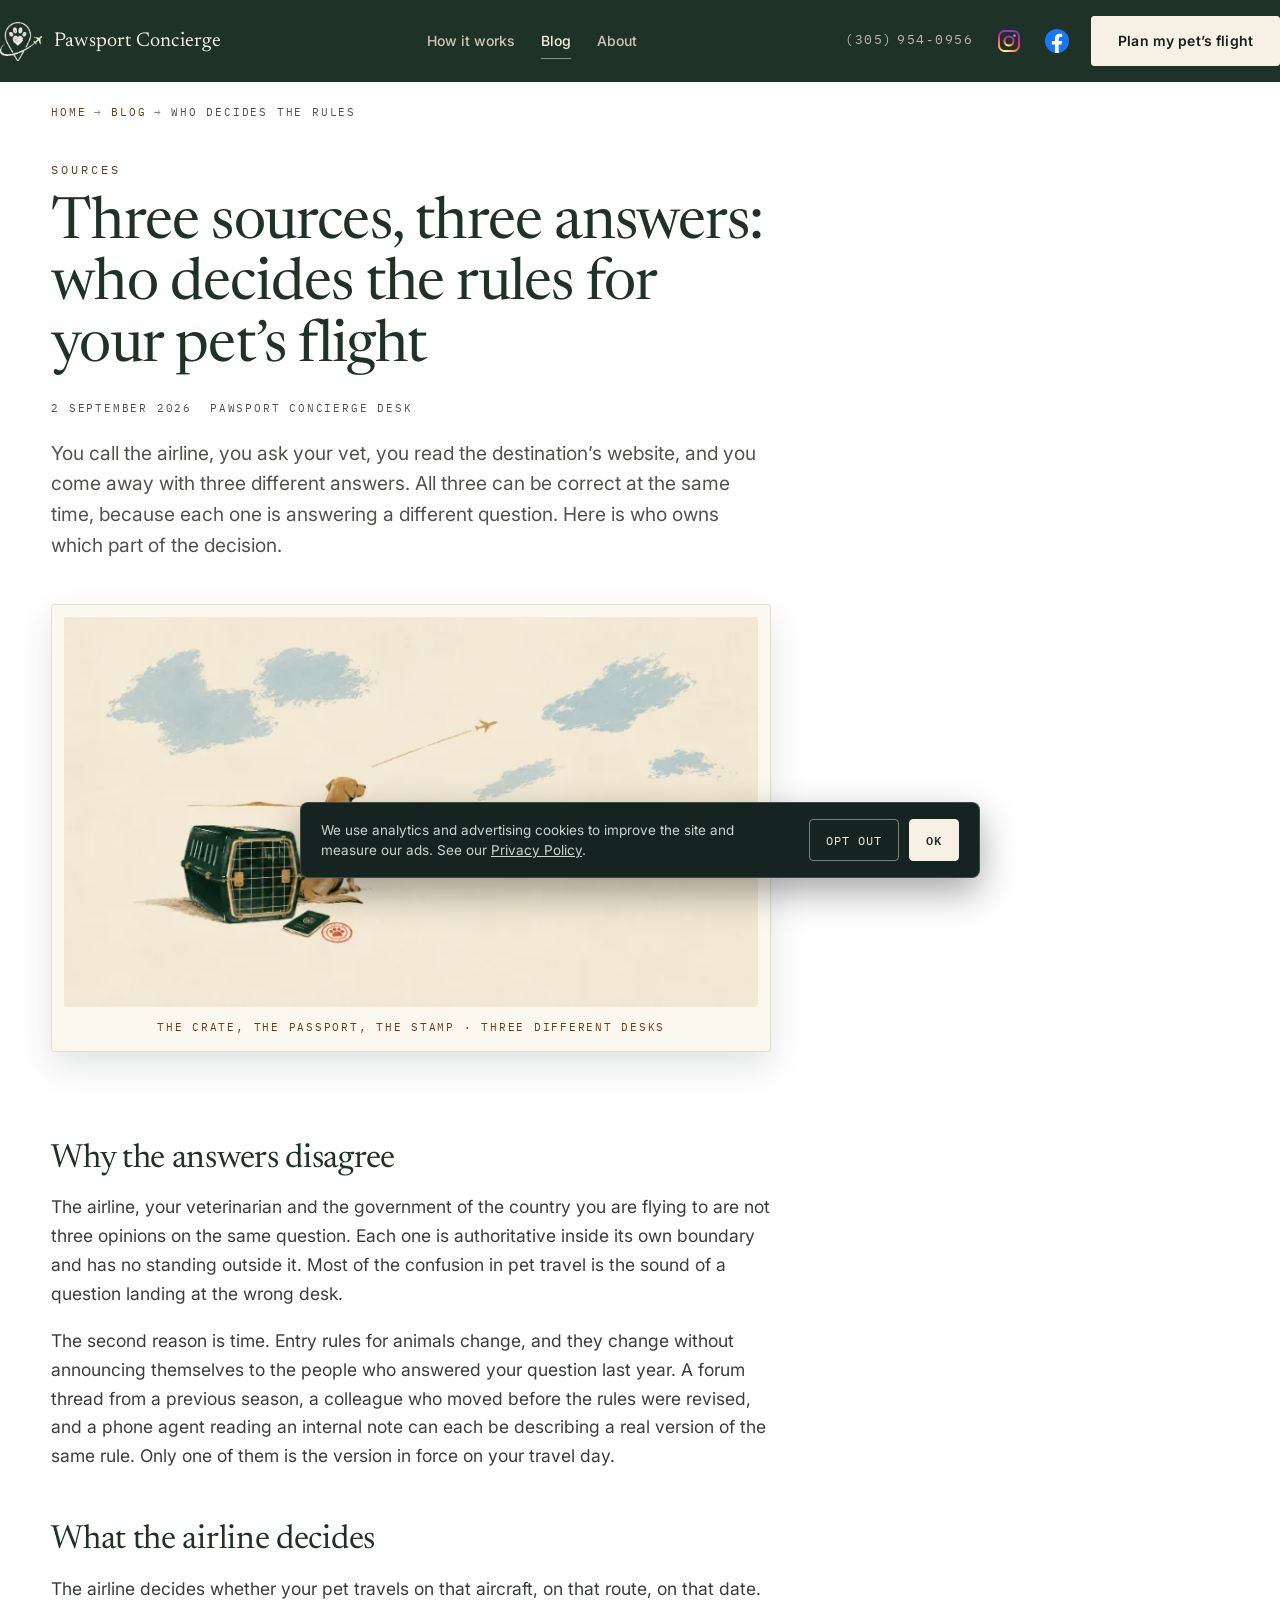
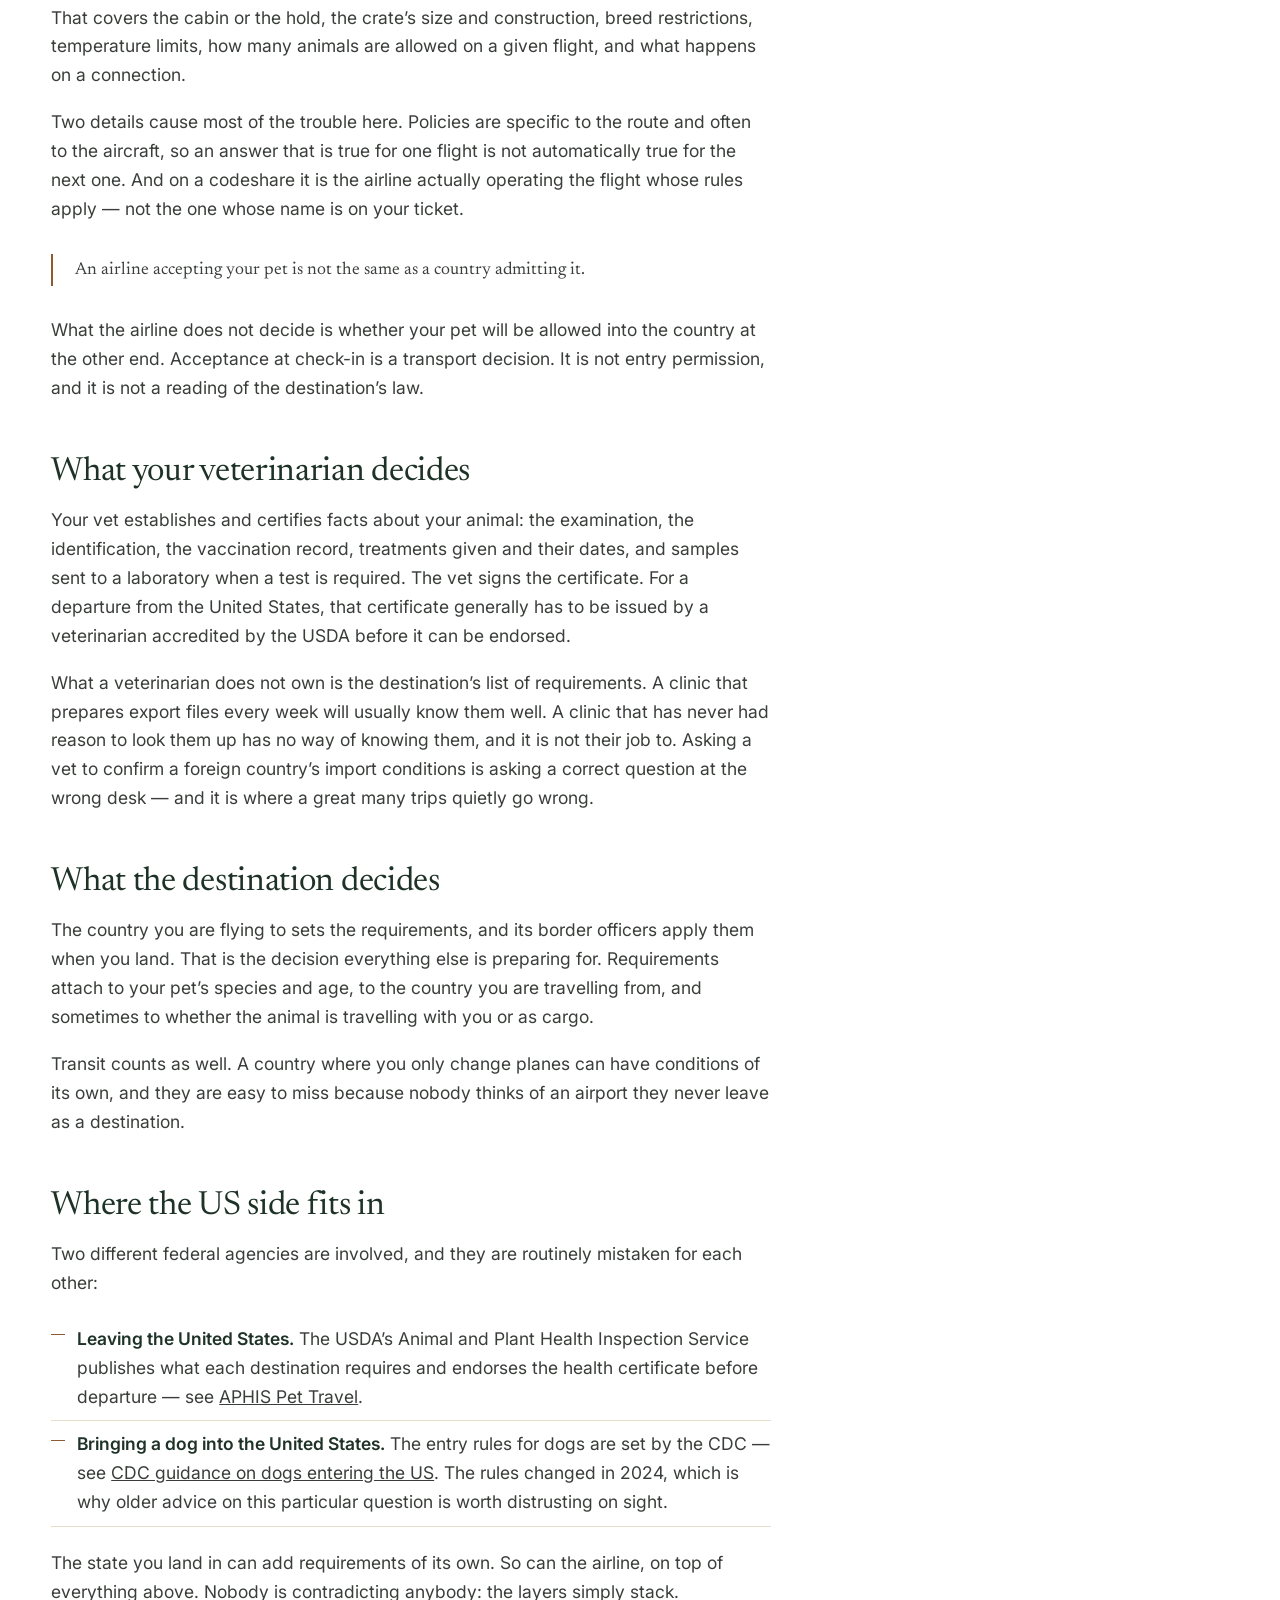
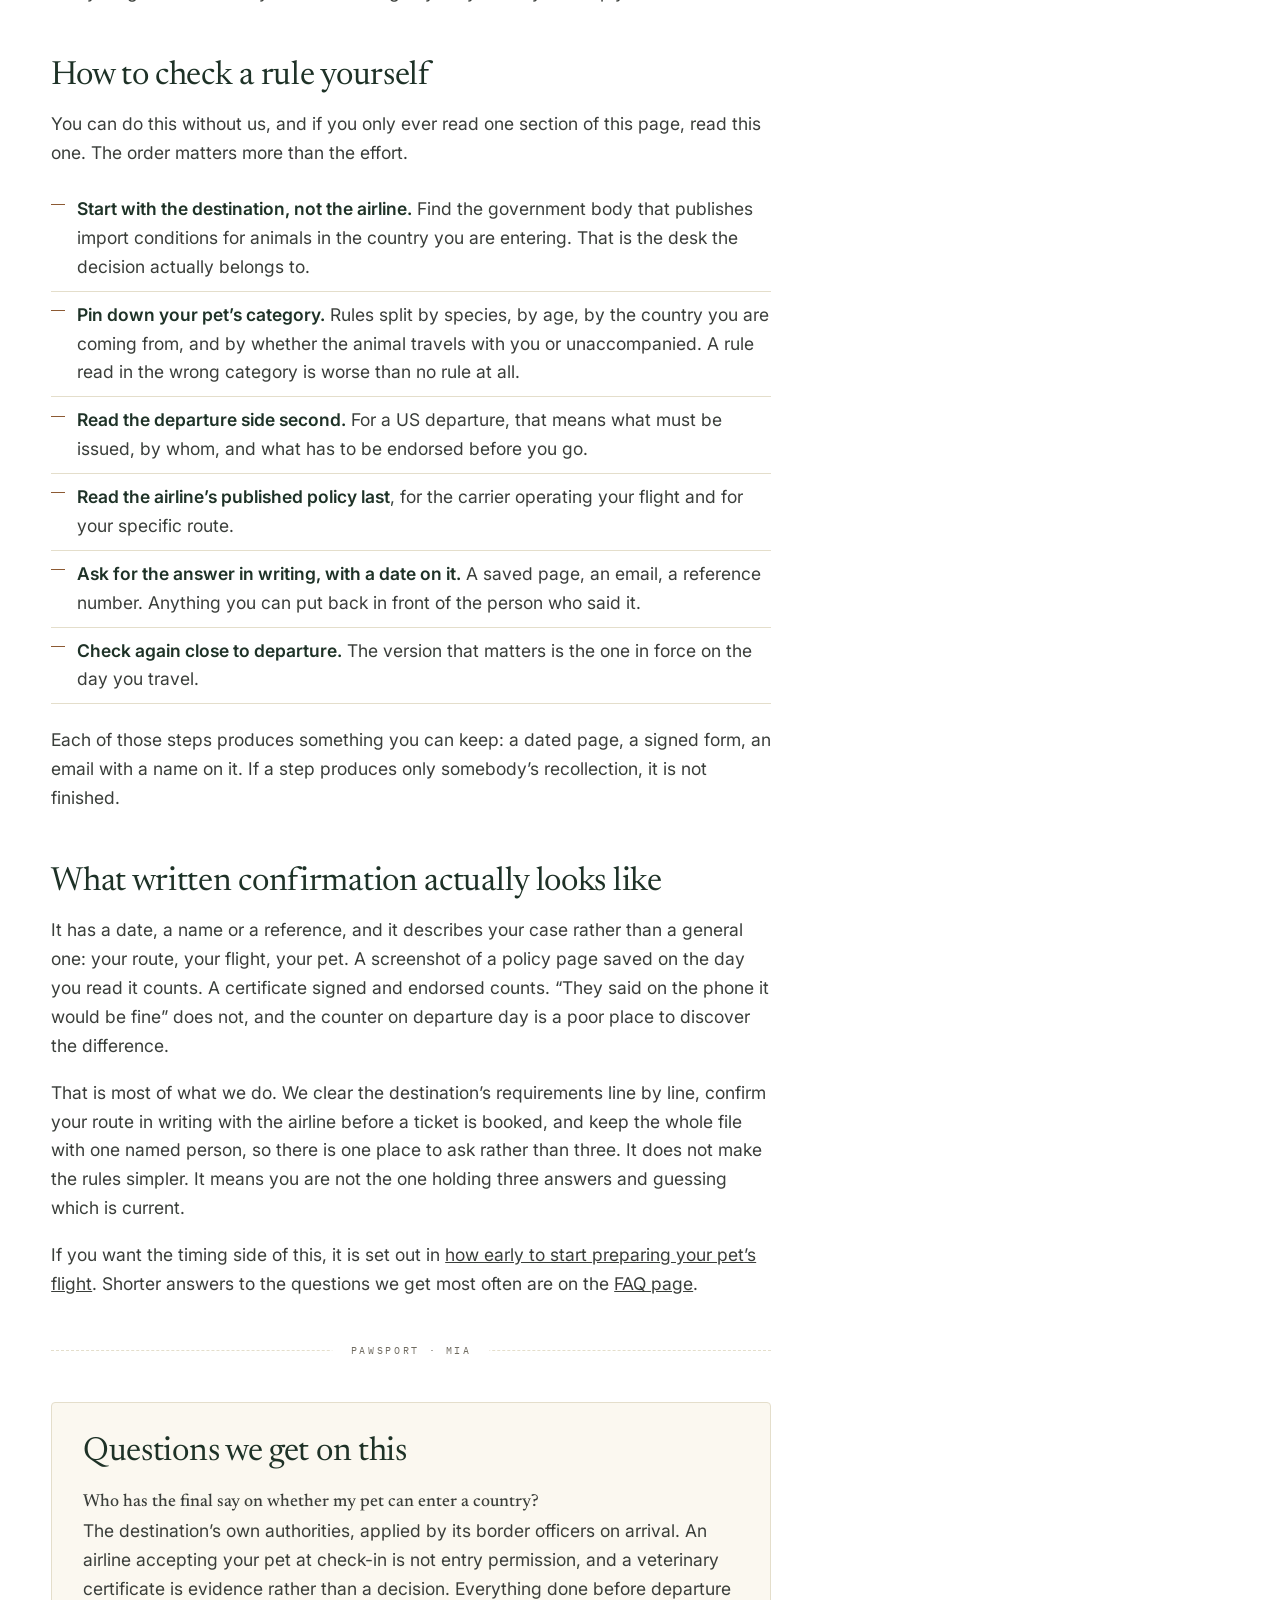
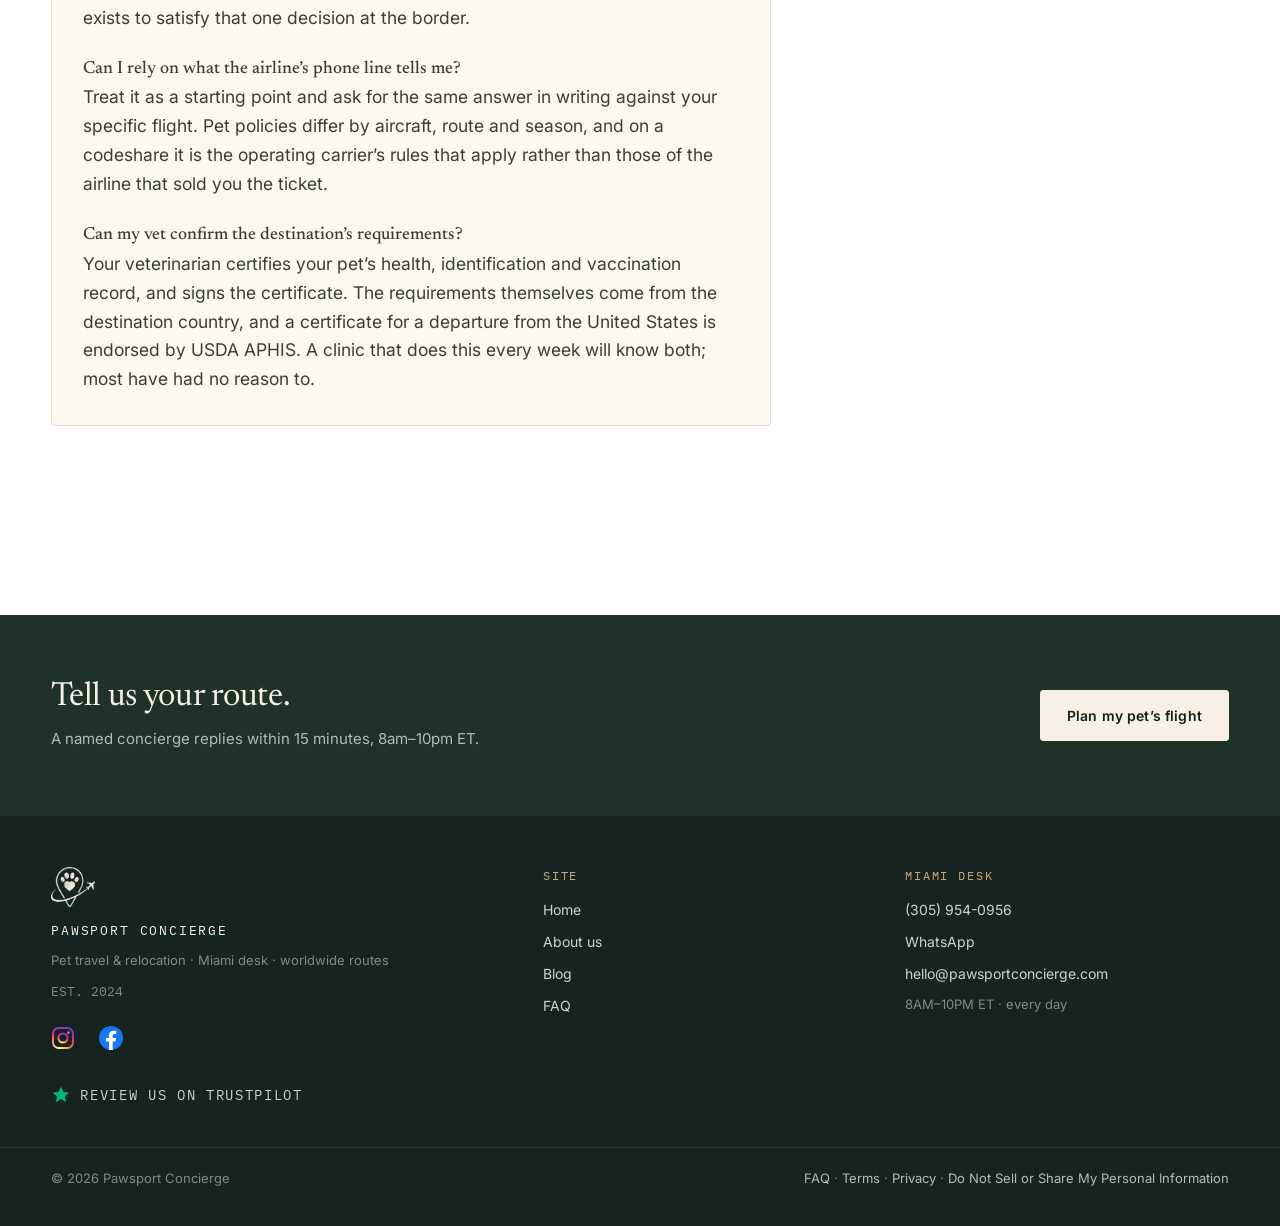
<file: blog/conflicting-pet-travel-information.html>
<!DOCTYPE html>
<html lang="en">
<head>
<meta charset="UTF-8">
<meta name="viewport" content="width=device-width, initial-scale=1.0">
<!-- Рамка браузера под цвет шапки. Единый navy на всех страницах: замер
     показал, что верхняя строка пикселей у всех шести — #1E3227, даже на
     faq и terms с их отдельным CSS. Медиа-вариант для тёмной темы ОС не
     ставим: тёмной темы у сайта нет, страница в обеих одинаковая. -->
<meta name="theme-color" content="#1E3227">

<title>Who decides the rules for your pet&rsquo;s flight | Pawsport</title>
<meta name="description" content="The airline, your vet and the destination country each answer a different question — which is why their answers disagree. Who is authoritative for what, and how to check a rule yourself.">
<link rel="canonical" href="https://www.pawsportconcierge.com/blog/conflicting-pet-travel-information.html">

<meta property="og:type" content="article">
<meta property="og:url" content="https://www.pawsportconcierge.com/blog/conflicting-pet-travel-information.html">
<meta property="og:title" content="Three sources, three answers: who decides the rules for your pet’s flight">
<meta property="og:description" content="The airline, your vet and the destination country each answer a different question — which is why their answers disagree. Who is authoritative for what, and how to check a rule yourself.">
<meta property="og:image" content="https://www.pawsportconcierge.com/assets/media/og-article-three-sources.jpg">
<meta property="og:image:width" content="1200">
<meta property="og:image:height" content="630">
<meta property="og:image:alt" content="A dog sits beside its travel crate on an empty airfield, with a pet passport and a paw-print stamp on the ground, watching a plane climb away.">
<meta property="article:published_time" content="2026-09-02">
<meta name="twitter:card" content="summary_large_image">

<!-- Регион и шрифты. EU (tz Europe/* и атлантические острова ЕС) — opt-in: Google Fonts
     и аналитика только после согласия, до него системные шрифты; US — opt-out: шрифты сразу.
     <link id="gfonts"> без href ничего не грузит, href ставит скрипт. Результат: data-region на <html>,
     window.__pwRegion, localStorage pw-region (отладка). ?region=eu|us — переопределение для тестов.
     Та же логика региона — в скрипте согласия (инлайн главной и assets/site.js). -->
<link id="gfonts" rel="stylesheet" data-href="https://fonts.googleapis.com/css2?family=Newsreader:opsz,wght@6..72,400;6..72,500&family=Inter:wght@400;500;600&family=IBM+Plex+Mono:wght@400;500&display=swap">
<script>
(function(){
  var q = /[?&]region=(eu|us)(&|$)/.exec(location.search), tz = '';
  try { tz = Intl.DateTimeFormat().resolvedOptions().timeZone || ''; } catch(e){}
  var EU = ['Atlantic/Reykjavik','Atlantic/Canary','Atlantic/Madeira','Atlantic/Azores','Atlantic/Faroe'];
  var region = q ? q[1] : ((tz.indexOf('Europe/') === 0 || EU.indexOf(tz) >= 0) ? 'eu' : 'us');
  document.documentElement.setAttribute('data-region', region);
  window.__pwRegion = region;
  try { localStorage.setItem('pw-region', region); } catch(e){}
  var consent = null; try { consent = localStorage.getItem('pw-consent'); } catch(e){}
  window.__pwLoadFonts = function(){
    if (window.__fontsLoaded) return; window.__fontsLoaded = true;
    var l = document.getElementById('gfonts'); if (!l || !l.dataset.href) return;
    [['https://fonts.googleapis.com', ''], ['https://fonts.gstatic.com', 'anonymous']].forEach(function(p){
      var c = document.createElement('link'); c.rel = 'preconnect'; c.href = p[0]; if (p[1]) c.crossOrigin = p[1];
      l.parentNode.insertBefore(c, l);
    });
    l.href = l.dataset.href;
  };
  if (region === 'us' || consent === 'all') window.__pwLoadFonts();
})();
</script>
<link rel="stylesheet" href="../assets/pages.css">

<script type="application/ld+json">
{
  "@context":"https://schema.org",
  "@type":"Article",
  "headline":"Three sources, three answers: who decides the rules for your pet\u2019s flight",
  "description":"The airline, your vet and the destination country each answer a different question \u2014 which is why their answers disagree. Who is authoritative for what, and how to check a rule yourself.",
  "datePublished":"2026-09-02",
  "dateModified":"2026-09-02",
  "inLanguage":"en",
  "mainEntityOfPage":{"@type":"WebPage","@id":"https://www.pawsportconcierge.com/blog/conflicting-pet-travel-information.html"},
  "image":"https://www.pawsportconcierge.com/assets/media/og-article-three-sources.jpg",
  "author":{"@type":"Organization","name":"Pawsport Concierge desk","url":"https://www.pawsportconcierge.com"},
  "publisher":{
    "@type":"Organization",
    "name":"Pawsport Concierge",
    "url":"https://www.pawsportconcierge.com",
    "sameAs":["https://www.instagram.com/pawsportconcierge/","https://www.facebook.com/profile.php?id=61595442477528"],
    "logo":{"@type":"ImageObject","url":"https://www.pawsportconcierge.com/assets/brand/logo-mark-cream.png"}
  },
  "about":{"@type":"Thing","name":"Pet travel requirements"}
}
</script>

<script type="application/ld+json">
{
  "@context":"https://schema.org",
  "@type":"BreadcrumbList",
  "itemListElement":[
    {"@type":"ListItem","position":1,"name":"Home","item":"https://www.pawsportconcierge.com/"},
    {"@type":"ListItem","position":2,"name":"Blog","item":"https://www.pawsportconcierge.com/blog/"},
    {"@type":"ListItem","position":3,"name":"Who decides the rules"}
  ]
}
</script>

<script type="application/ld+json">
{
  "@context":"https://schema.org",
  "@type":"FAQPage",
  "mainEntity":[
    {"@type":"Question","name":"Who has the final say on whether my pet can enter a country?",
     "acceptedAnswer":{"@type":"Answer","text":"The destination\u2019s own authorities, applied by its border officers on arrival. An airline accepting your pet at check-in is not entry permission, and a veterinary certificate is evidence rather than a decision. Everything done before departure exists to satisfy that one decision at the border."}},
    {"@type":"Question","name":"Can I rely on what the airline\u2019s phone line tells me?",
     "acceptedAnswer":{"@type":"Answer","text":"Treat it as a starting point and ask for the same answer in writing against your specific flight. Pet policies differ by aircraft, route and season, and on a codeshare it is the operating carrier\u2019s rules that apply rather than those of the airline that sold you the ticket."}},
    {"@type":"Question","name":"Can my vet confirm the destination\u2019s requirements?",
     "acceptedAnswer":{"@type":"Answer","text":"Your veterinarian certifies your pet\u2019s health, identification and vaccination record, and signs the certificate. The requirements themselves come from the destination country, and a certificate for a departure from the United States is endorsed by USDA APHIS. A clinic that does this every week will know both; most have had no reason to."}}
  ]
}
</script>
</head>
<body>

<a class="skip" href="#main">Skip to main content</a>

<header>
  <div class="wrap nav">
    <a class="brand" href="/">
      <img src="../assets/brand/logo-mark-cream.png" alt="" width="42" height="39">
      <span class="brand-name">Pawsport Concierge</span>
    </a>
    <nav class="nav-links" aria-label="Main">
      <a href="/#how">How it works</a>
      <a href="./" aria-current="page">Blog</a>
      <a href="../about.html">About</a>
    </nav>
    <nav class="nav-right" aria-label="Contact">
      <a class="nav-phone" href="tel:+13059540956" data-track="call">(305)&thinsp;954&#8209;0956</a>

      <!-- ── СОЦСЕТИ В ШАПКЕ (17.08) ───────────────────────────────────────
           Приведено к главной: те же знаки, та же позиция между телефоном и
           CTA, те же 44×44 и aria-label, метки header-варианта. id градиента
           ig-grad-head, а не ig-grad — иначе столкнулся бы с подвалом.

           ВНИМАНИЕ: на внутренних страницах нет ни GA4, ни Clarity, ни
           обработчика [data-track] — метки лежат впрок и событий сейчас НЕ
           дают. Когда на страницы приедет аналитика за куки-баннером,
           заработают без правок здесь.
           ─────────────────────────────────────────────────────────────── -->
      <div class="soc soc-head">
        <a href="https://www.instagram.com/pawsportconcierge/" target="_blank" rel="noopener"
           aria-label="Pawsport Concierge on Instagram" data-track="instagram_header">
          <svg viewBox="0 0 24 24" fill="none" aria-hidden="true" focusable="false">
            <defs>
              <radialGradient id="ig-grad-head" cx="30%" cy="107%" r="150%">
                <stop offset="0%" stop-color="#FDF497"/>
                <stop offset="5%" stop-color="#FDF497"/>
                <stop offset="45%" stop-color="#FD5949"/>
                <stop offset="60%" stop-color="#D6249F"/>
                <stop offset="90%" stop-color="#285AEB"/>
              </radialGradient>
            </defs>
            <rect x="2" y="2" width="20" height="20" rx="5.6" stroke="url(#ig-grad-head)" stroke-width="2"/>
            <circle cx="12" cy="12" r="4.6" stroke="url(#ig-grad-head)" stroke-width="2"/>
            <circle cx="17.6" cy="6.4" r="1.4" fill="url(#ig-grad-head)"/>
          </svg>
        </a>

        <a href="https://www.facebook.com/profile.php?id=61595442477528" target="_blank" rel="noopener"
           aria-label="Pawsport Concierge on Facebook" data-track="facebook_header">
          <svg viewBox="0 0 24 24" aria-hidden="true" focusable="false">
            <circle cx="12" cy="12" r="12" fill="#1877F2"/>
            <path fill="#FFFFFF" d="M16.5 15.5l.53-3.47h-3.33v-2.25c0-.95.47-1.87 1.96-1.87h1.51V4.96s-1.37-.24-2.69-.24c-2.74 0-4.53 1.66-4.53 4.67v2.64H6.9v3.47h3.05V24a12.1 12.1 0 003.75 0v-8.5h2.8z"/>
          </svg>
        </a>
      </div>

      <a class="btn" href="/#request">Plan my pet&rsquo;s flight</a>
    </nav>
  </div>
</header>

<nav class="crumbs wrap" aria-label="Breadcrumb">
  <ol>
    <li><a href="/">Home</a></li>
    <li><a href="./">Blog</a></li>
    <li aria-current="page">Who decides the rules</li>
  </ol>
</nav>

<main id="main" tabindex="-1">
  <article>
    <div class="wrap article-head">
      <div class="measure">
        <p class="kicker">Sources</p>
        <h1>Three sources, three answers: who decides the rules for your pet&rsquo;s flight</h1>
        <p class="article-meta">
          <time datetime="2026-09-02">2 September 2026</time>
          <span>Pawsport Concierge desk</span>
        </p>
        <p class="lede">You call the airline, you ask your vet, you read the destination&rsquo;s website, and you come away with three different answers. All three can be correct at the same time, because each one is answering a different question. Here is who owns which part of the decision.</p>

        <!-- Обложка статьи. width/height — настоящие пиксели файла (1672×941),
             иначе поедет CLS. В деплое расширение станет .jpg. -->
        <figure class="cover">
          <picture>
            <source type="image/webp" sizes="(max-width:820px) 92vw, 720px"
                    srcset="../assets/media/article-three-sources-720.webp 720w,
                            ../assets/media/article-three-sources-1440.webp 1440w">
            <img src="../assets/media/article-three-sources.jpg" width="1672" height="941"
                 alt="A dog sits beside its travel crate on an empty airfield, with a pet passport and a paw-print stamp on the ground, watching a plane climb away.">
          </picture>
          <figcaption>The crate, the passport, the stamp &middot; three different desks</figcaption>
        </figure>
      </div>
    </div>

    <div class="wrap article-body">
      <div class="measure">

        <h2>Why the answers disagree</h2>
        <p>The airline, your veterinarian and the government of the country you are flying to are not three opinions on the same question. Each one is authoritative inside its own boundary and has no standing outside it. Most of the confusion in pet travel is the sound of a question landing at the wrong desk.</p>
        <p>The second reason is time. Entry rules for animals change, and they change without announcing themselves to the people who answered your question last year. A forum thread from a previous season, a colleague who moved before the rules were revised, and a phone agent reading an internal note can each be describing a real version of the same rule. Only one of them is the version in force on your travel day.</p>

        <h2>What the airline decides</h2>
        <p>The airline decides whether your pet travels on that aircraft, on that route, on that date. That covers the cabin or the hold, the crate&rsquo;s size and construction, breed restrictions, temperature limits, how many animals are allowed on a given flight, and what happens on a connection.</p>
        <p>Two details cause most of the trouble here. Policies are specific to the route and often to the aircraft, so an answer that is true for one flight is not automatically true for the next one. And on a codeshare it is the airline actually operating the flight whose rules apply — not the one whose name is on your ticket.</p>
        <p class="pull">An airline accepting your pet is not the same as a country admitting it.</p>
        <p>What the airline does not decide is whether your pet will be allowed into the country at the other end. Acceptance at check-in is a transport decision. It is not entry permission, and it is not a reading of the destination&rsquo;s law.</p>

        <h2>What your veterinarian decides</h2>
        <p>Your vet establishes and certifies facts about your animal: the examination, the identification, the vaccination record, treatments given and their dates, and samples sent to a laboratory when a test is required. The vet signs the certificate. For a departure from the United States, that certificate generally has to be issued by a veterinarian accredited by the USDA before it can be endorsed.</p>
        <p>What a veterinarian does not own is the destination&rsquo;s list of requirements. A clinic that prepares export files every week will usually know them well. A clinic that has never had reason to look them up has no way of knowing them, and it is not their job to. Asking a vet to confirm a foreign country&rsquo;s import conditions is asking a correct question at the wrong desk — and it is where a great many trips quietly go wrong.</p>

        <h2>What the destination decides</h2>
        <p>The country you are flying to sets the requirements, and its border officers apply them when you land. That is the decision everything else is preparing for. Requirements attach to your pet&rsquo;s species and age, to the country you are travelling from, and sometimes to whether the animal is travelling with you or as cargo.</p>
        <p>Transit counts as well. A country where you only change planes can have conditions of its own, and they are easy to miss because nobody thinks of an airport they never leave as a destination.</p>

        <h2>Where the US side fits in</h2>
        <p>Two different federal agencies are involved, and they are routinely mistaken for each other:</p>
        <ul>
          <li><strong>Leaving the United States.</strong> The USDA&rsquo;s Animal and Plant Health Inspection Service publishes what each destination requires and endorses the health certificate before departure — see <a href="https://www.aphis.usda.gov/pet-travel" target="_blank" rel="noopener">APHIS Pet Travel<span class="sr-only"> (opens in a new tab)</span></a>.</li>
          <li><strong>Bringing a dog into the United States.</strong> The entry rules for dogs are set by the CDC — see <a href="https://www.cdc.gov/importation/php/dogs/" target="_blank" rel="noopener">CDC guidance on dogs entering the US<span class="sr-only"> (opens in a new tab)</span></a>. The rules changed in 2024, which is why older advice on this particular question is worth distrusting on sight.</li>
        </ul>
        <p>The state you land in can add requirements of its own. So can the airline, on top of everything above. Nobody is contradicting anybody: the layers simply stack.</p>

        <h2>How to check a rule yourself</h2>
        <p>You can do this without us, and if you only ever read one section of this page, read this one. The order matters more than the effort.</p>
        <ul>
          <li><strong>Start with the destination, not the airline.</strong> Find the government body that publishes import conditions for animals in the country you are entering. That is the desk the decision actually belongs to.</li>
          <li><strong>Pin down your pet&rsquo;s category.</strong> Rules split by species, by age, by the country you are coming from, and by whether the animal travels with you or unaccompanied. A rule read in the wrong category is worse than no rule at all.</li>
          <li><strong>Read the departure side second.</strong> For a US departure, that means what must be issued, by whom, and what has to be endorsed before you go.</li>
          <li><strong>Read the airline&rsquo;s published policy last</strong>, for the carrier operating your flight and for your specific route.</li>
          <li><strong>Ask for the answer in writing, with a date on it.</strong> A saved page, an email, a reference number. Anything you can put back in front of the person who said it.</li>
          <li><strong>Check again close to departure.</strong> The version that matters is the one in force on the day you travel.</li>
        </ul>
        <p>Each of those steps produces something you can keep: a dated page, a signed form, an email with a name on it. If a step produces only somebody&rsquo;s recollection, it is not finished.</p>

        <h2>What written confirmation actually looks like</h2>
        <p>It has a date, a name or a reference, and it describes your case rather than a general one: your route, your flight, your pet. A screenshot of a policy page saved on the day you read it counts. A certificate signed and endorsed counts. &ldquo;They said on the phone it would be fine&rdquo; does not, and the counter on departure day is a poor place to discover the difference.</p>
        <p>That is most of what we do. We clear the destination&rsquo;s requirements line by line, confirm your route in writing with the airline before a ticket is booked, and keep the whole file with one named person, so there is one place to ask rather than three. It does not make the rules simpler. It means you are not the one holding three answers and guessing which is current.</p>
        <p>If you want the timing side of this, it is set out in <a href="how-early-to-start-pet-flight.html">how early to start preparing your pet&rsquo;s flight</a>. Shorter answers to the questions we get most often are on the <a href="../faq.html">FAQ page</a>.</p>

        <div class="tear" aria-hidden="true"><span>PAWSPORT &middot; MIA</span></div>

        <section class="faq-block" aria-labelledby="faq-title">
          <h2 id="faq-title">Questions we get on this</h2>

          <p class="faq-q">Who has the final say on whether my pet can enter a country?</p>
          <p>The destination&rsquo;s own authorities, applied by its border officers on arrival. An airline accepting your pet at check-in is not entry permission, and a veterinary certificate is evidence rather than a decision. Everything done before departure exists to satisfy that one decision at the border.</p>

          <p class="faq-q">Can I rely on what the airline&rsquo;s phone line tells me?</p>
          <p>Treat it as a starting point and ask for the same answer in writing against your specific flight. Pet policies differ by aircraft, route and season, and on a codeshare it is the operating carrier&rsquo;s rules that apply rather than those of the airline that sold you the ticket.</p>

          <p class="faq-q">Can my vet confirm the destination&rsquo;s requirements?</p>
          <p>Your veterinarian certifies your pet&rsquo;s health, identification and vaccination record, and signs the certificate. The requirements themselves come from the destination country, and a certificate for a departure from the United States is endorsed by USDA APHIS. A clinic that does this every week will know both; most have had no reason to.</p>
        </section>

      </div>
    </div>
  </article>
</main>

<div class="cta-band">
  <div class="wrap inner">
    <div>
      <h2>Tell us your route.</h2>
      <p>A named concierge replies within 15 minutes, 8am&ndash;10pm ET.</p>
    </div>
    <a class="btn" href="/#request">Plan my pet&rsquo;s flight</a>
  </div>
</div>

<footer>
  <div class="wrap foot2">
    <div class="f-col">
      <img src="../assets/brand/logo-mark-cream.png" alt="Pawsport Concierge" class="f-logo" width="471" height="433" loading="lazy">
      <span class="f-name">PAWSPORT CONCIERGE</span>
      <span class="f-dim">Pet travel &amp; relocation &middot; Miami desk &middot; worldwide routes</span>
      <span class="mono f-dim">EST. 2024</span>

      <!-- ── СОЦСЕТИ ──────────────────────────────────────────────────────
           Знаки официальные, под палитру сайта НЕ перекрашены — правила
           Instagram и Meta это запрещают.

           FACEBOOK ВКЛЮЧЁН (17.08): страница живая, ссылка стоит здесь и
           вторым элементом в "sameAs" (JSON-LD в шапке документа). Адрес пока
           технический — profile.php?id=…; когда у страницы появится @username,
           поменять в обоих местах.
           ─────────────────────────────────────────────────────────────── -->
      <div class="soc">
        <a href="https://www.instagram.com/pawsportconcierge/" target="_blank" rel="noopener"
           aria-label="Pawsport Concierge on Instagram">
          <svg viewBox="0 0 24 24" fill="none" aria-hidden="true" focusable="false">
            <defs>
              <radialGradient id="ig-grad" cx="30%" cy="107%" r="150%">
                <stop offset="0%" stop-color="#FDF497"/>
                <stop offset="5%" stop-color="#FDF497"/>
                <stop offset="45%" stop-color="#FD5949"/>
                <stop offset="60%" stop-color="#D6249F"/>
                <stop offset="90%" stop-color="#285AEB"/>
              </radialGradient>
            </defs>
            <rect x="2" y="2" width="20" height="20" rx="5.6" stroke="url(#ig-grad)" stroke-width="2"/>
            <circle cx="12" cy="12" r="4.6" stroke="url(#ig-grad)" stroke-width="2"/>
            <circle cx="17.6" cy="6.4" r="1.4" fill="url(#ig-grad)"/>
          </svg>
        </a>

        <a href="https://www.facebook.com/profile.php?id=61595442477528" target="_blank" rel="noopener"
           aria-label="Pawsport Concierge on Facebook">
          <svg viewBox="0 0 24 24" aria-hidden="true" focusable="false">
            <circle cx="12" cy="12" r="12" fill="#1877F2"/>
            <path fill="#FFFFFF" d="M16.5 15.5l.53-3.47h-3.33v-2.25c0-.95.47-1.87 1.96-1.87h1.51V4.96s-1.37-.24-2.69-.24c-2.74 0-4.53 1.66-4.53 4.67v2.64H6.9v3.47h3.05V24a12.1 12.1 0 003.75 0v-8.5h2.8z"/>
          </svg>
        </a>
      </div>
        <!-- ───────────────────────────────────────────────────────────────
             TRUSTPILOT · пока ПРИГЛАШЕНИЕ, без рейтинга.
             Звезда — официальный знак, отрисован инлайном: их виджет и скрипты
             НЕ подключаем, иначе Trustpilot видел бы наших посетителей ещё до
             куки-баннера. Тот же принцип, что с Instagram и Facebook.
             Фирменный зелёный #00B67A сохранён: на navy подвала он даёт 6.11:1
             при норме 3:1 для графики — замерено. Светлую плашку под звезду
             ставить НЕЛЬЗЯ: на кремовом тот же зелёный даёт 2.34:1.
             В sameAs Trustpilot намеренно не добавлен.
             ─────────────────────────────────────────────────────────────── -->
        <a class="tp" href="https://www.trustpilot.com/review/pawsportconcierge.com"
           target="_blank" rel="noopener"
           aria-label="Review us on Trustpilot — opens in a new tab" data-track="trustpilot_footer">
          <svg viewBox="0 0 24 24" aria-hidden="true" focusable="false"><path fill="#00B67A" d="M12 1.9l2.94 6.44 7.06.63-5.32 4.7 1.56 6.9L12 16.9 5.76 20.57l1.56-6.9L2 8.97l7.06-.63z"/></svg>
          <span>Review us on Trustpilot</span>
        </a>
        <!-- ───────────────────────────────────────────────────────────────
             TRUSTPILOT · РЕЙТИНГ СО ЗВЁЗДАМИ — УСЛОВИЕ СВЕРЕНО С ГЛАВНОЙ 02.09.
             На 02.09: 6 отзывов, все пятизвёздочные, TrustScore сглажен до 4.2 —
             малая выборка тянется к среднему по площадке. Поэтому цифры на сайте
             нет, стоит факт «100% 5-star reviews».
             УСЛОВИЕ ЗАМЕНЫ: включать, КОГДА TrustScore ≥4.5 ПРИ ≥10 отзывах.
             Здесь раньше стояло «когда отзывов станет ≥5» — расхождение с
             главной, где условие обновили 25.08. Шестой отзыв сделал старую
             формулировку истинной: по ней рейтинг включили бы на 4.2.
             ЧТОБЫ ВКЛЮЧИТЬ: раскрыть блок ниже, подставить [RATING] (например
             4.9) и [COUNT] (число отзывов), затем удалить приглашение выше —
             две трустпилотовские сущности рядом читаются как дубль.
             Стоп-проверка сборки ловит [RATING] и [COUNT] ВНЕ комментариев:
             пока блок закомментирован — сборка идёт, раскрыли и забыли
             подставить — падает. Приём тот же, что был с Facebook.
        <div class="tp-rating">
          <span class="tp-stars" aria-hidden="true"><svg viewBox="0 0 24 24" aria-hidden="true" focusable="false"><path fill="#00B67A" d="M12 1.9l2.94 6.44 7.06.63-5.32 4.7 1.56 6.9L12 16.9 5.76 20.57l1.56-6.9L2 8.97l7.06-.63z"/></svg><svg viewBox="0 0 24 24" aria-hidden="true" focusable="false"><path fill="#00B67A" d="M12 1.9l2.94 6.44 7.06.63-5.32 4.7 1.56 6.9L12 16.9 5.76 20.57l1.56-6.9L2 8.97l7.06-.63z"/></svg><svg viewBox="0 0 24 24" aria-hidden="true" focusable="false"><path fill="#00B67A" d="M12 1.9l2.94 6.44 7.06.63-5.32 4.7 1.56 6.9L12 16.9 5.76 20.57l1.56-6.9L2 8.97l7.06-.63z"/></svg><svg viewBox="0 0 24 24" aria-hidden="true" focusable="false"><path fill="#00B67A" d="M12 1.9l2.94 6.44 7.06.63-5.32 4.7 1.56 6.9L12 16.9 5.76 20.57l1.56-6.9L2 8.97l7.06-.63z"/></svg><svg viewBox="0 0 24 24" aria-hidden="true" focusable="false"><path fill="#00B67A" d="M12 1.9l2.94 6.44 7.06.63-5.32 4.7 1.56 6.9L12 16.9 5.76 20.57l1.56-6.9L2 8.97l7.06-.63z"/></svg></span>
          <span class="tp-num"><strong>[RATING]</strong> of 5 &middot; [COUNT] reviews on Trustpilot</span>
        </div>
             ─────────────────────────────────────────────────────────────── -->

    </div>
    <div class="f-col">
      <span class="f-head">SITE</span>
      <a href="/">Home</a>
      <a href="../about.html">About us</a>
      <a href="./">Blog</a>
      <a href="../faq.html">FAQ</a>
    </div>
    <div class="f-col">
      <span class="f-head">MIAMI DESK</span>
      <a href="tel:+13059540956">(305) 954-0956</a>
      <a href="https://wa.me/13059540956" target="_blank" rel="noopener">WhatsApp</a>
      <a href="mailto:hello@pawsportconcierge.com">hello@pawsportconcierge.com</a>
      <span class="f-dim">8AM&ndash;10PM ET &middot; every day</span>
    </div>
  </div>
  <div class="wrap f-bottom">
    <span>&copy; 2026 Pawsport Concierge</span>
    <span><a href="../faq.html">FAQ</a> &middot; <a href="../terms.html">Terms</a> &middot; <a href="../privacy.html">Privacy</a></span>
  </div>
</footer>

<script src="../assets/site.js" defer></script>
</body>
</html>
</file>
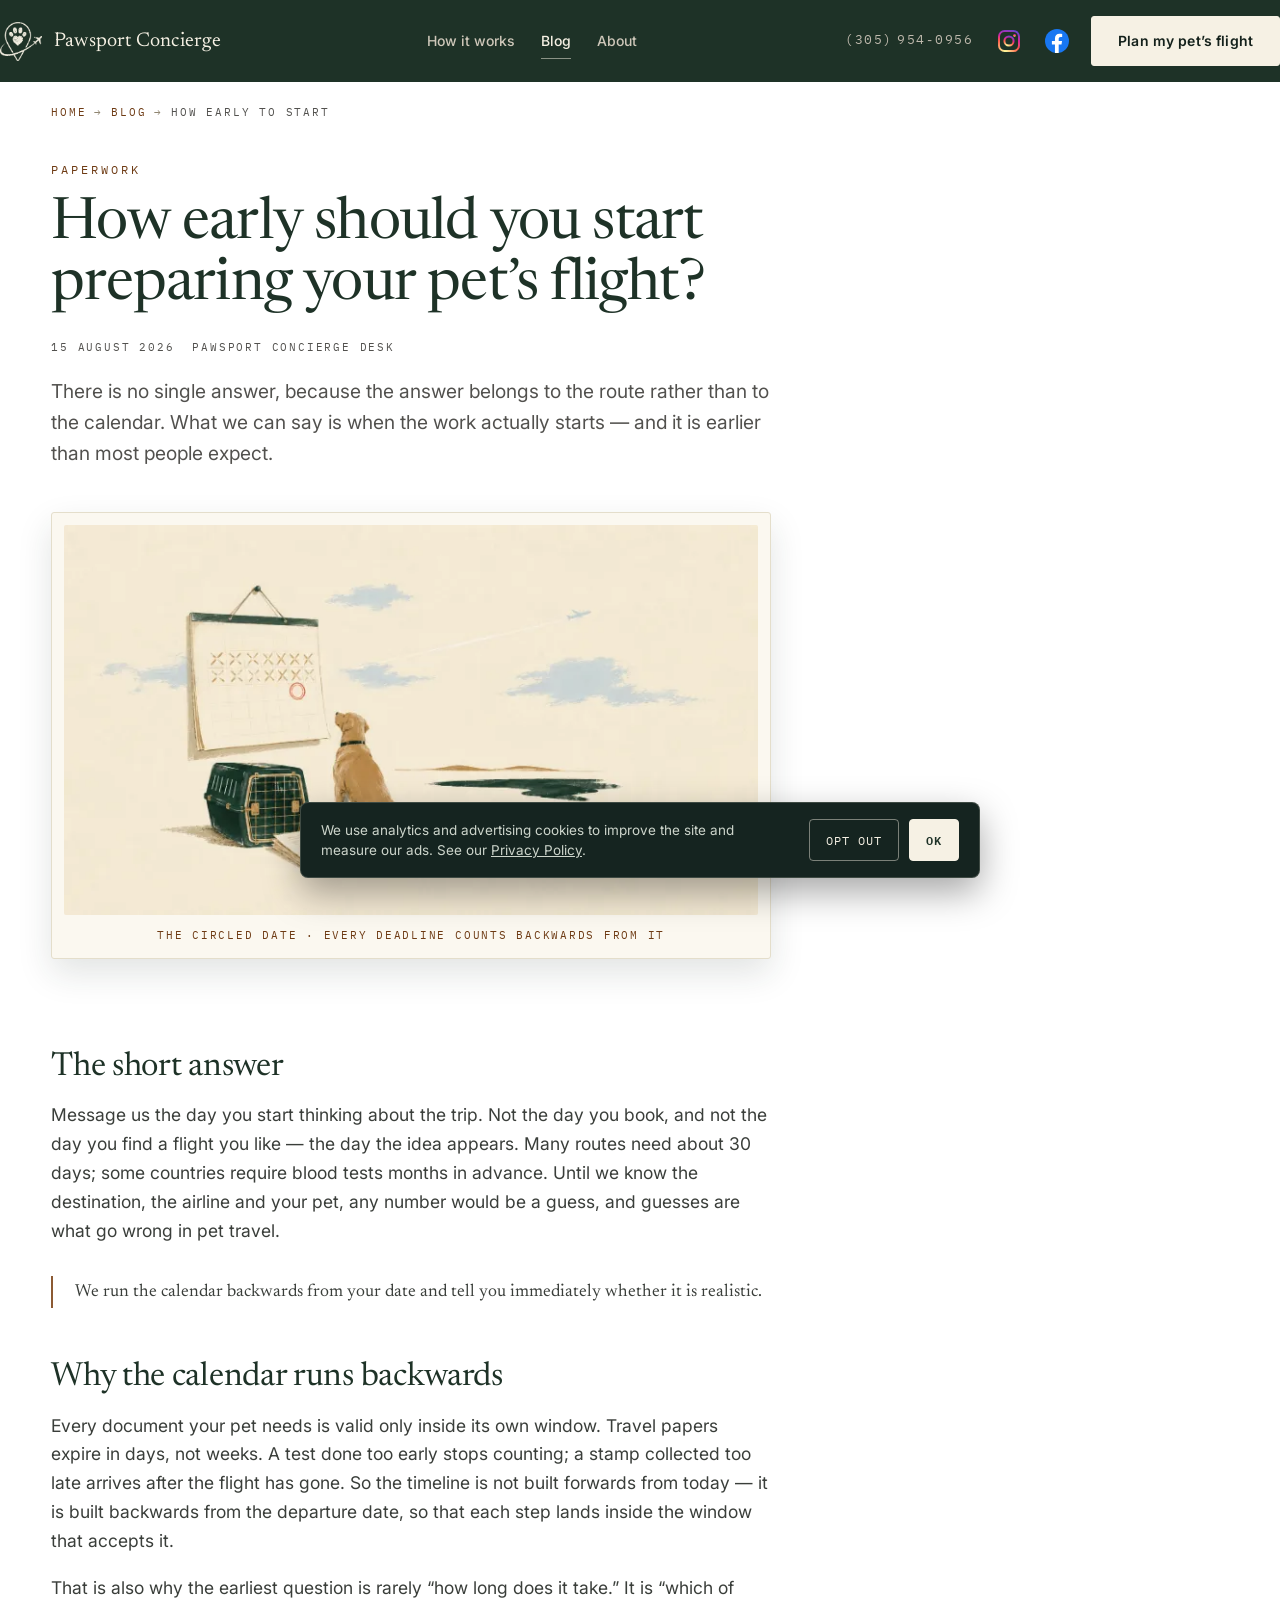
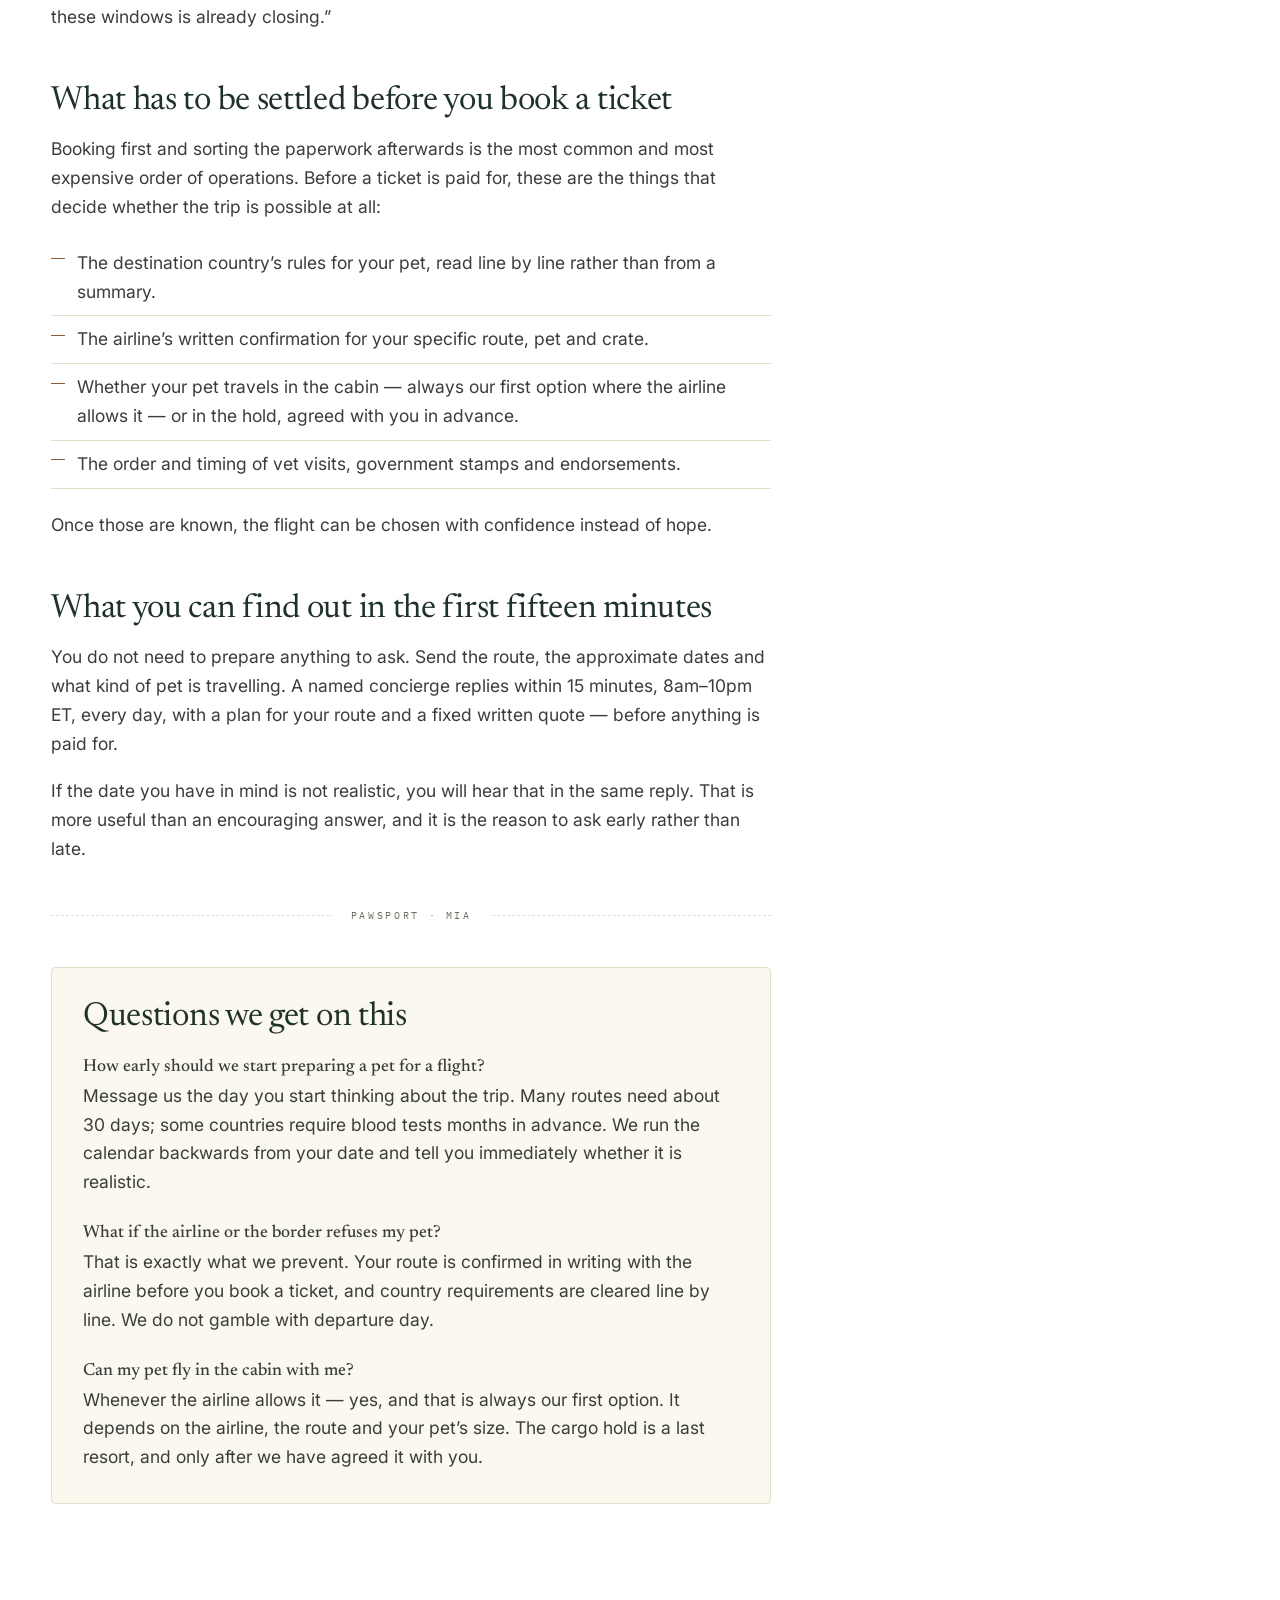
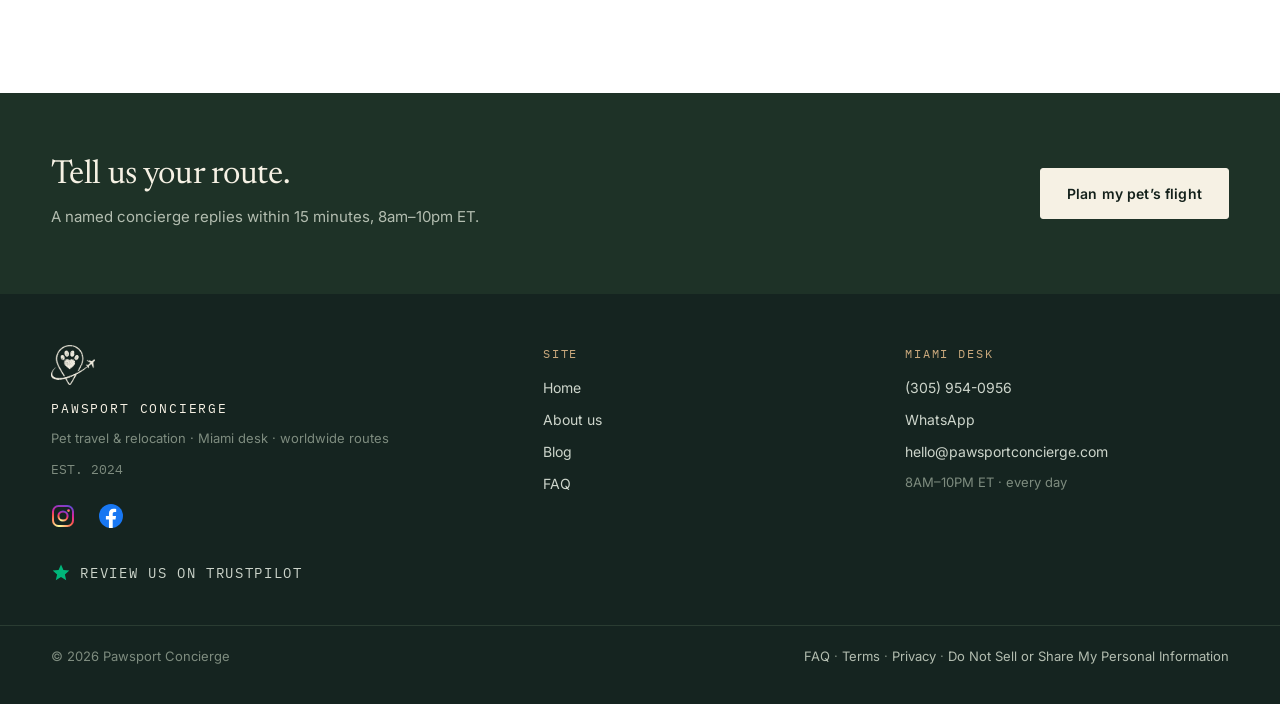
<file: blog/how-early-to-start-pet-flight.html>
<!DOCTYPE html>
<html lang="en">
<head>
<meta charset="UTF-8">
<meta name="viewport" content="width=device-width, initial-scale=1.0">
<!-- Рамка браузера под цвет шапки. Единый navy на всех страницах: замер
     показал, что верхняя строка пикселей у всех шести — #1E3227, даже на
     faq и terms с их отдельным CSS. Медиа-вариант для тёмной темы ОС не
     ставим: тёмной темы у сайта нет, страница в обеих одинаковая. -->
<meta name="theme-color" content="#1E3227">

<title>How early to start preparing your pet’s flight | Pawsport</title>
<meta name="description" content="There is no single answer — it depends on the route. How the timeline is built backwards from your flight date, and what to settle before you book.">
<link rel="canonical" href="https://www.pawsportconcierge.com/blog/how-early-to-start-pet-flight.html">

<meta property="og:type" content="article">
<meta property="og:url" content="https://www.pawsportconcierge.com/blog/how-early-to-start-pet-flight.html">
<meta property="og:title" content="How early should you start preparing your pet’s flight?">
<meta property="og:description" content="There is no single answer — it depends on the route. How the timeline is built backwards from your flight date, and what to settle before you book.">
<meta property="og:image" content="https://www.pawsportconcierge.com/assets/media/og-article-how-early.jpg">
<meta property="og:image:width" content="1200">
<meta property="og:image:height" content="630">
<meta property="og:image:alt" content="A dog sits between its travel crate and a wall calendar, looking up at a date circled in red; the days before it are crossed off, stamped documents lie on the ground, and a plane trails across the sky.">
<meta property="article:published_time" content="2026-08-15">
<meta name="twitter:card" content="summary_large_image">

<!-- Регион и шрифты. EU (tz Europe/* и атлантические острова ЕС) — opt-in: Google Fonts
     и аналитика только после согласия, до него системные шрифты; US — opt-out: шрифты сразу.
     <link id="gfonts"> без href ничего не грузит, href ставит скрипт. Результат: data-region на <html>,
     window.__pwRegion, localStorage pw-region (отладка). ?region=eu|us — переопределение для тестов.
     Та же логика региона — в скрипте согласия (инлайн главной и assets/site.js). -->
<link id="gfonts" rel="stylesheet" data-href="https://fonts.googleapis.com/css2?family=Newsreader:opsz,wght@6..72,400;6..72,500&family=Inter:wght@400;500;600&family=IBM+Plex+Mono:wght@400;500&display=swap">
<script>
(function(){
  var q = /[?&]region=(eu|us)(&|$)/.exec(location.search), tz = '';
  try { tz = Intl.DateTimeFormat().resolvedOptions().timeZone || ''; } catch(e){}
  var EU = ['Atlantic/Reykjavik','Atlantic/Canary','Atlantic/Madeira','Atlantic/Azores','Atlantic/Faroe'];
  var region = q ? q[1] : ((tz.indexOf('Europe/') === 0 || EU.indexOf(tz) >= 0) ? 'eu' : 'us');
  document.documentElement.setAttribute('data-region', region);
  window.__pwRegion = region;
  try { localStorage.setItem('pw-region', region); } catch(e){}
  var consent = null; try { consent = localStorage.getItem('pw-consent'); } catch(e){}
  window.__pwLoadFonts = function(){
    if (window.__fontsLoaded) return; window.__fontsLoaded = true;
    var l = document.getElementById('gfonts'); if (!l || !l.dataset.href) return;
    [['https://fonts.googleapis.com', ''], ['https://fonts.gstatic.com', 'anonymous']].forEach(function(p){
      var c = document.createElement('link'); c.rel = 'preconnect'; c.href = p[0]; if (p[1]) c.crossOrigin = p[1];
      l.parentNode.insertBefore(c, l);
    });
    l.href = l.dataset.href;
  };
  if (region === 'us' || consent === 'all') window.__pwLoadFonts();
})();
</script>
<link rel="stylesheet" href="../assets/pages.css">

<script type="application/ld+json">
{
  "@context":"https://schema.org",
  "@type":"Article",
  "headline":"How early should you start preparing your pet’s flight?",
  "description":"There is no single answer — it depends on the route. How the timeline is built backwards from your flight date, and what to settle before you book.",
  "datePublished":"2026-08-15",
  "dateModified":"2026-08-15",
  "inLanguage":"en",
  "mainEntityOfPage":{"@type":"WebPage","@id":"https://www.pawsportconcierge.com/blog/how-early-to-start-pet-flight.html"},
  "image":"https://www.pawsportconcierge.com/assets/media/og-article-how-early.jpg",
  "author":{"@type":"Organization","name":"Pawsport Concierge desk","url":"https://www.pawsportconcierge.com"},
  "publisher":{
    "@type":"Organization",
    "name":"Pawsport Concierge",
    "url":"https://www.pawsportconcierge.com",
    "sameAs":["https://www.instagram.com/pawsportconcierge/","https://www.facebook.com/profile.php?id=61595442477528"],
    "logo":{"@type":"ImageObject","url":"https://www.pawsportconcierge.com/assets/brand/logo-mark-cream.png"}
  },
  "about":{"@type":"Thing","name":"Pet travel documentation"}
}
</script>

<script type="application/ld+json">
{
  "@context":"https://schema.org",
  "@type":"BreadcrumbList",
  "itemListElement":[
    {"@type":"ListItem","position":1,"name":"Home","item":"https://www.pawsportconcierge.com/"},
    {"@type":"ListItem","position":2,"name":"Blog","item":"https://www.pawsportconcierge.com/blog/"},
    {"@type":"ListItem","position":3,"name":"How early should you start preparing your pet’s flight?"}
  ]
}
</script>

<script type="application/ld+json">
{
  "@context":"https://schema.org",
  "@type":"FAQPage",
  "mainEntity":[
    {"@type":"Question","name":"How early should we start preparing a pet for a flight?",
     "acceptedAnswer":{"@type":"Answer","text":"Message us the day you start thinking about the trip. Many routes need about 30 days; some countries require blood tests months in advance. We run the calendar backwards from your date and tell you immediately whether it is realistic."}},
    {"@type":"Question","name":"What if the airline or the border refuses my pet?",
     "acceptedAnswer":{"@type":"Answer","text":"That is exactly what we prevent. Your route is confirmed in writing with the airline before you book a ticket, and country requirements are cleared line by line. We do not gamble with departure day."}},
    {"@type":"Question","name":"Can my pet fly in the cabin with me?",
     "acceptedAnswer":{"@type":"Answer","text":"Whenever the airline allows it — yes, and that is always our first option. It depends on the airline, the route and your pet’s size. The cargo hold is a last resort, and only after we have agreed it with you."}}
  ]
}
</script>
</head>
<body>

<a class="skip" href="#main">Skip to main content</a>

<header>
  <div class="wrap nav">
    <a class="brand" href="/">
      <img src="../assets/brand/logo-mark-cream.png" alt="" width="42" height="39">
      <span class="brand-name">Pawsport Concierge</span>
    </a>
    <nav class="nav-links" aria-label="Main">
      <a href="/#how">How it works</a>
      <a href="./" aria-current="page">Blog</a>
      <a href="../about.html">About</a>
    </nav>
    <nav class="nav-right" aria-label="Contact">
      <a class="nav-phone" href="tel:+13059540956" data-track="call">(305)&thinsp;954&#8209;0956</a>

      <!-- ── СОЦСЕТИ В ШАПКЕ (17.08) ───────────────────────────────────────
           Приведено к главной: те же знаки, та же позиция между телефоном и
           CTA, те же 44×44 и aria-label, метки header-варианта. id градиента
           ig-grad-head, а не ig-grad — иначе столкнулся бы с подвалом.

           ВНИМАНИЕ: на внутренних страницах нет ни GA4, ни Clarity, ни
           обработчика [data-track] — метки лежат впрок и событий сейчас НЕ
           дают. Когда на страницы приедет аналитика за куки-баннером,
           заработают без правок здесь.
           ─────────────────────────────────────────────────────────────── -->
      <div class="soc soc-head">
        <a href="https://www.instagram.com/pawsportconcierge/" target="_blank" rel="noopener"
           aria-label="Pawsport Concierge on Instagram" data-track="instagram_header">
          <svg viewBox="0 0 24 24" fill="none" aria-hidden="true" focusable="false">
            <defs>
              <radialGradient id="ig-grad-head" cx="30%" cy="107%" r="150%">
                <stop offset="0%" stop-color="#FDF497"/>
                <stop offset="5%" stop-color="#FDF497"/>
                <stop offset="45%" stop-color="#FD5949"/>
                <stop offset="60%" stop-color="#D6249F"/>
                <stop offset="90%" stop-color="#285AEB"/>
              </radialGradient>
            </defs>
            <rect x="2" y="2" width="20" height="20" rx="5.6" stroke="url(#ig-grad-head)" stroke-width="2"/>
            <circle cx="12" cy="12" r="4.6" stroke="url(#ig-grad-head)" stroke-width="2"/>
            <circle cx="17.6" cy="6.4" r="1.4" fill="url(#ig-grad-head)"/>
          </svg>
        </a>

        <a href="https://www.facebook.com/profile.php?id=61595442477528" target="_blank" rel="noopener"
           aria-label="Pawsport Concierge on Facebook" data-track="facebook_header">
          <svg viewBox="0 0 24 24" aria-hidden="true" focusable="false">
            <circle cx="12" cy="12" r="12" fill="#1877F2"/>
            <path fill="#FFFFFF" d="M16.5 15.5l.53-3.47h-3.33v-2.25c0-.95.47-1.87 1.96-1.87h1.51V4.96s-1.37-.24-2.69-.24c-2.74 0-4.53 1.66-4.53 4.67v2.64H6.9v3.47h3.05V24a12.1 12.1 0 003.75 0v-8.5h2.8z"/>
          </svg>
        </a>
      </div>

      <a class="btn" href="/#request">Plan my pet&rsquo;s flight</a>
    </nav>
  </div>
</header>

<nav class="crumbs wrap" aria-label="Breadcrumb">
  <ol>
    <li><a href="/">Home</a></li>
    <li><a href="./">Blog</a></li>
    <li aria-current="page">How early to start</li>
  </ol>
</nav>

<main id="main" tabindex="-1">
  <article>
    <div class="wrap article-head">
      <div class="measure">
        <p class="kicker">Paperwork</p>
        <h1>How early should you start preparing your pet&rsquo;s flight?</h1>
        <p class="article-meta">
          <time datetime="2026-08-15">15 August 2026</time>
          <span>Pawsport Concierge desk</span>
        </p>
        <p class="lede">There is no single answer, because the answer belongs to the route rather than to the calendar. What we can say is when the work actually starts — and it is earlier than most people expect.</p>

        <!-- Обложка статьи. width/height — настоящие пиксели файла (1672×941),
             иначе поедет CLS. В деплое расширение станет .jpg. -->
        <figure class="cover">
          <picture>
            <source type="image/webp" sizes="(max-width:820px) 92vw, 720px"
                    srcset="../assets/media/article-how-early-720.webp 720w,
                            ../assets/media/article-how-early-1440.webp 1440w">
            <img src="../assets/media/article-how-early.jpg" width="1672" height="941"
                 alt="A dog sits between its travel crate and a wall calendar, looking up at a date circled in red; the days before it are crossed off, stamped documents lie on the ground, and a plane trails across the sky.">
          </picture>
          <figcaption>The circled date &middot; every deadline counts backwards from it</figcaption>
        </figure>
      </div>
    </div>

    <div class="wrap article-body">
      <div class="measure">

        <h2>The short answer</h2>
        <p>Message us the day you start thinking about the trip. Not the day you book, and not the day you find a flight you like — the day the idea appears. Many routes need about 30 days; some countries require blood tests months in advance. Until we know the destination, the airline and your pet, any number would be a guess, and guesses are what go wrong in pet travel.</p>

        <p class="pull">We run the calendar backwards from your date and tell you immediately whether it is realistic.</p>

        <h2>Why the calendar runs backwards</h2>
        <p>Every document your pet needs is valid only inside its own window. Travel papers expire in days, not weeks. A test done too early stops counting; a stamp collected too late arrives after the flight has gone. So the timeline is not built forwards from today — it is built backwards from the departure date, so that each step lands inside the window that accepts it.</p>
        <p>That is also why the earliest question is rarely &ldquo;how long does it take.&rdquo; It is &ldquo;which of these windows is already closing.&rdquo;</p>

        <h2>What has to be settled before you book a ticket</h2>
        <p>Booking first and sorting the paperwork afterwards is the most common and most expensive order of operations. Before a ticket is paid for, these are the things that decide whether the trip is possible at all:</p>
        <ul>
          <li>The destination country&rsquo;s rules for your pet, read line by line rather than from a summary.</li>
          <li>The airline&rsquo;s written confirmation for your specific route, pet and crate.</li>
          <li>Whether your pet travels in the cabin — always our first option where the airline allows it — or in the hold, agreed with you in advance.</li>
          <li>The order and timing of vet visits, government stamps and endorsements.</li>
        </ul>
        <p>Once those are known, the flight can be chosen with confidence instead of hope.</p>

        <h2>What you can find out in the first fifteen minutes</h2>
        <p>You do not need to prepare anything to ask. Send the route, the approximate dates and what kind of pet is travelling. A named concierge replies within 15 minutes, 8am&ndash;10pm ET, every day, with a plan for your route and a fixed written quote — before anything is paid for.</p>
        <p>If the date you have in mind is not realistic, you will hear that in the same reply. That is more useful than an encouraging answer, and it is the reason to ask early rather than late.</p>

        <div class="tear" aria-hidden="true"><span>PAWSPORT &middot; MIA</span></div>

        <section class="faq-block" aria-labelledby="faq-title">
          <h2 id="faq-title">Questions we get on this</h2>

          <p class="faq-q">How early should we start preparing a pet for a flight?</p>
          <p>Message us the day you start thinking about the trip. Many routes need about 30 days; some countries require blood tests months in advance. We run the calendar backwards from your date and tell you immediately whether it is realistic.</p>

          <p class="faq-q">What if the airline or the border refuses my pet?</p>
          <p>That is exactly what we prevent. Your route is confirmed in writing with the airline before you book a ticket, and country requirements are cleared line by line. We do not gamble with departure day.</p>

          <p class="faq-q">Can my pet fly in the cabin with me?</p>
          <p>Whenever the airline allows it — yes, and that is always our first option. It depends on the airline, the route and your pet&rsquo;s size. The cargo hold is a last resort, and only after we have agreed it with you.</p>
        </section>

      </div>
    </div>
  </article>
</main>

<div class="cta-band">
  <div class="wrap inner">
    <div>
      <h2>Tell us your route.</h2>
      <p>A named concierge replies within 15 minutes, 8am&ndash;10pm ET.</p>
    </div>
    <a class="btn" href="/#request">Plan my pet&rsquo;s flight</a>
  </div>
</div>

<footer>
  <div class="wrap foot2">
    <div class="f-col">
      <img src="../assets/brand/logo-mark-cream.png" alt="Pawsport Concierge" class="f-logo" width="471" height="433" loading="lazy">
      <span class="f-name">PAWSPORT CONCIERGE</span>
      <span class="f-dim">Pet travel &amp; relocation &middot; Miami desk &middot; worldwide routes</span>
      <span class="mono f-dim">EST. 2024</span>

      <!-- ── СОЦСЕТИ ──────────────────────────────────────────────────────
           Знаки официальные, под палитру сайта НЕ перекрашены — правила
           Instagram и Meta это запрещают.

           FACEBOOK ВКЛЮЧЁН (17.08): страница живая, ссылка стоит здесь и
           вторым элементом в "sameAs" (JSON-LD в шапке документа). Адрес пока
           технический — profile.php?id=…; когда у страницы появится @username,
           поменять в обоих местах.
           ─────────────────────────────────────────────────────────────── -->
      <div class="soc">
        <a href="https://www.instagram.com/pawsportconcierge/" target="_blank" rel="noopener"
           aria-label="Pawsport Concierge on Instagram">
          <svg viewBox="0 0 24 24" fill="none" aria-hidden="true" focusable="false">
            <defs>
              <radialGradient id="ig-grad" cx="30%" cy="107%" r="150%">
                <stop offset="0%" stop-color="#FDF497"/>
                <stop offset="5%" stop-color="#FDF497"/>
                <stop offset="45%" stop-color="#FD5949"/>
                <stop offset="60%" stop-color="#D6249F"/>
                <stop offset="90%" stop-color="#285AEB"/>
              </radialGradient>
            </defs>
            <rect x="2" y="2" width="20" height="20" rx="5.6" stroke="url(#ig-grad)" stroke-width="2"/>
            <circle cx="12" cy="12" r="4.6" stroke="url(#ig-grad)" stroke-width="2"/>
            <circle cx="17.6" cy="6.4" r="1.4" fill="url(#ig-grad)"/>
          </svg>
        </a>

        <a href="https://www.facebook.com/profile.php?id=61595442477528" target="_blank" rel="noopener"
           aria-label="Pawsport Concierge on Facebook">
          <svg viewBox="0 0 24 24" aria-hidden="true" focusable="false">
            <circle cx="12" cy="12" r="12" fill="#1877F2"/>
            <path fill="#FFFFFF" d="M16.5 15.5l.53-3.47h-3.33v-2.25c0-.95.47-1.87 1.96-1.87h1.51V4.96s-1.37-.24-2.69-.24c-2.74 0-4.53 1.66-4.53 4.67v2.64H6.9v3.47h3.05V24a12.1 12.1 0 003.75 0v-8.5h2.8z"/>
          </svg>
        </a>
      </div>
        <!-- ───────────────────────────────────────────────────────────────
             TRUSTPILOT · пока ПРИГЛАШЕНИЕ, без рейтинга.
             Звезда — официальный знак, отрисован инлайном: их виджет и скрипты
             НЕ подключаем, иначе Trustpilot видел бы наших посетителей ещё до
             куки-баннера. Тот же принцип, что с Instagram и Facebook.
             Фирменный зелёный #00B67A сохранён: на navy подвала он даёт 6.11:1
             при норме 3:1 для графики — замерено. Светлую плашку под звезду
             ставить НЕЛЬЗЯ: на кремовом тот же зелёный даёт 2.34:1.
             В sameAs Trustpilot намеренно не добавлен.
             ─────────────────────────────────────────────────────────────── -->
        <a class="tp" href="https://www.trustpilot.com/review/pawsportconcierge.com"
           target="_blank" rel="noopener"
           aria-label="Review us on Trustpilot — opens in a new tab" data-track="trustpilot_footer">
          <svg viewBox="0 0 24 24" aria-hidden="true" focusable="false"><path fill="#00B67A" d="M12 1.9l2.94 6.44 7.06.63-5.32 4.7 1.56 6.9L12 16.9 5.76 20.57l1.56-6.9L2 8.97l7.06-.63z"/></svg>
          <span>Review us on Trustpilot</span>
        </a>
        <!-- ───────────────────────────────────────────────────────────────
             TRUSTPILOT · РЕЙТИНГ СО ЗВЁЗДАМИ — УСЛОВИЕ СВЕРЕНО С ГЛАВНОЙ 02.09.
             На 02.09: 6 отзывов, все пятизвёздочные, TrustScore сглажен до 4.2 —
             малая выборка тянется к среднему по площадке. Поэтому цифры на сайте
             нет, стоит факт «100% 5-star reviews».
             УСЛОВИЕ ЗАМЕНЫ: включать, КОГДА TrustScore ≥4.5 ПРИ ≥10 отзывах.
             Здесь раньше стояло «когда отзывов станет ≥5» — расхождение с
             главной, где условие обновили 25.08. Шестой отзыв сделал старую
             формулировку истинной: по ней рейтинг включили бы на 4.2.
             ЧТОБЫ ВКЛЮЧИТЬ: раскрыть блок ниже, подставить [RATING] (например
             4.9) и [COUNT] (число отзывов), затем удалить приглашение выше —
             две трустпилотовские сущности рядом читаются как дубль.
             Стоп-проверка сборки ловит [RATING] и [COUNT] ВНЕ комментариев:
             пока блок закомментирован — сборка идёт, раскрыли и забыли
             подставить — падает. Приём тот же, что был с Facebook.
        <div class="tp-rating">
          <span class="tp-stars" aria-hidden="true"><svg viewBox="0 0 24 24" aria-hidden="true" focusable="false"><path fill="#00B67A" d="M12 1.9l2.94 6.44 7.06.63-5.32 4.7 1.56 6.9L12 16.9 5.76 20.57l1.56-6.9L2 8.97l7.06-.63z"/></svg><svg viewBox="0 0 24 24" aria-hidden="true" focusable="false"><path fill="#00B67A" d="M12 1.9l2.94 6.44 7.06.63-5.32 4.7 1.56 6.9L12 16.9 5.76 20.57l1.56-6.9L2 8.97l7.06-.63z"/></svg><svg viewBox="0 0 24 24" aria-hidden="true" focusable="false"><path fill="#00B67A" d="M12 1.9l2.94 6.44 7.06.63-5.32 4.7 1.56 6.9L12 16.9 5.76 20.57l1.56-6.9L2 8.97l7.06-.63z"/></svg><svg viewBox="0 0 24 24" aria-hidden="true" focusable="false"><path fill="#00B67A" d="M12 1.9l2.94 6.44 7.06.63-5.32 4.7 1.56 6.9L12 16.9 5.76 20.57l1.56-6.9L2 8.97l7.06-.63z"/></svg><svg viewBox="0 0 24 24" aria-hidden="true" focusable="false"><path fill="#00B67A" d="M12 1.9l2.94 6.44 7.06.63-5.32 4.7 1.56 6.9L12 16.9 5.76 20.57l1.56-6.9L2 8.97l7.06-.63z"/></svg></span>
          <span class="tp-num"><strong>[RATING]</strong> of 5 &middot; [COUNT] reviews on Trustpilot</span>
        </div>
             ─────────────────────────────────────────────────────────────── -->

    </div>
    <div class="f-col">
      <span class="f-head">SITE</span>
      <a href="/">Home</a>
      <a href="../about.html">About us</a>
      <a href="./">Blog</a>
      <a href="../faq.html">FAQ</a>
    </div>
    <div class="f-col">
      <span class="f-head">MIAMI DESK</span>
      <a href="tel:+13059540956">(305) 954-0956</a>
      <a href="https://wa.me/13059540956" target="_blank" rel="noopener">WhatsApp</a>
      <a href="mailto:hello@pawsportconcierge.com">hello@pawsportconcierge.com</a>
      <span class="f-dim">8AM&ndash;10PM ET &middot; every day</span>
    </div>
  </div>
  <div class="wrap f-bottom">
    <span>&copy; 2026 Pawsport Concierge</span>
    <span><a href="../faq.html">FAQ</a> &middot; <a href="../terms.html">Terms</a> &middot; <a href="../privacy.html">Privacy</a></span>
  </div>
</footer>

<script src="../assets/site.js" defer></script>
</body>
</html>
</file>
<file: assets/pages.css>
/* ═══════════════════════════════════════════════════════════════
   Pawsport Concierge · стиль внутренних страниц (блог, About)
   Токены и типографика взяты из preview-hunt-club-v4.html.
   Отдельный файл, а не инлайн: страниц блога будет много, и добавление
   статьи должно сводиться к копированию одного HTML.
   ═══════════════════════════════════════════════════════════════ */

:root{
  --navy:#1E3227; --navy-deep:#152420; --cream:#F6F1E4; --paper:#FBF8F0;
  --camel:#8C5A33; --camel-soft:#6F4527; --camel-lt:#C9A87C; --choc:#6E3B14;
  --oxblood:#7D1D2E; --ink:#1C1C1C; --muted:#52514E;
  --line:#E4DECB; --line-strong:#8F8570; --navy-line:#33453B;
  --focus:#8C5A33; --focus-on-dark:#C9A87C;
  --serif:'Newsreader',Georgia,serif; --sans:'Inter',system-ui,sans-serif;
  --mono:'IBM Plex Mono',ui-monospace,Menlo,monospace;
}

*{margin:0;padding:0;box-sizing:border-box}
html{scroll-behavior:smooth}
@media (prefers-reduced-motion:reduce){html{scroll-behavior:auto}}
body{font-family:var(--sans);color:var(--ink);background:#FFFFFF;
  font-size:17px;line-height:1.65;-webkit-font-smoothing:antialiased}
img{max-width:100%;display:block}
a{color:inherit}

:focus-visible{outline:2px solid var(--focus);outline-offset:3px;border-radius:2px}
header :focus-visible,footer :focus-visible,.cta-band :focus-visible,
.cookies :focus-visible{outline-color:var(--focus-on-dark)}

.skip{position:absolute;left:-9999px;top:0;z-index:200;background:var(--cream);color:#14211B;
  font-family:var(--mono);font-size:12px;letter-spacing:1.6px;text-transform:uppercase;
  padding:12px 20px;min-height:44px;display:flex;align-items:center;text-decoration:none}
.skip:focus{left:0}

.wrap{max-width:1460px;margin:0 auto;padding:0 clamp(24px,4vw,64px)}

/* ── масштаб на больших мониторах (17.08) ──────────────────────────
   Правила перенесены из preview-hunt-club-v4.html (там строки 440–442)
   один в один. До этого zoom был ТОЛЬКО на главной, и от 1780px
   внутренние страницы выглядели мельче: шапка 82.4px против 92px на
   главной, на 2560px — 82.4 против 124.2. Именно это ловилось глазом
   как «на about шапка мельче», и браузерный Cmd+0 не помогал, потому
   что масштаб задан CSS-свойством zoom, а не зумом браузера.
   Осторожно: media-запросы считают ширину ДО zoom, поэтому на 1920px
   раскладка внутренних страниц ведёт себя как на ~1714px. Сетка
   карточек, читательская колонка и отсутствие переполнения на
   1780/1920/2150/2560 проверены замером после переноса.
   Пункт 11 аудита (сам подход body{zoom}) остаётся открытым — это
   выравнивание, а не решение.
   ──────────────────────────────────────────────────────────────── */
@media(min-width:1780px){body{zoom:1.12}}
@media(min-width:2150px){body{zoom:1.32}}
@media(min-width:2500px){body{zoom:1.52}}
.measure{max-width:720px}
.mono{font-family:var(--mono)}
.sr-only{position:absolute;width:1px;height:1px;padding:0;margin:-1px;overflow:hidden;
  clip:rect(0,0,0,0);white-space:nowrap;border:0}

/* ── шапка ─────────────────────────────────────────────────────── */
header{background:var(--navy);color:var(--cream)}
/* line-height:1.6 (17.08) — у внутренних страниц body 17px/1.65 против 16px/1.6
   на главной: это читательская типографика статей, её не трогаем. Но в шапку
   1.65 протекал наследованием и делал имя бренда и кнопку на 1px выше, чем на
   главной. Гасим ровно в контейнере шапки — на текст страниц не влияет. */
.nav{display:flex;align-items:center;justify-content:space-between;padding:16px 0;gap:16px;
  line-height:1.6}
.brand{display:flex;align-items:center;gap:12px;text-decoration:none}
.brand-name{font-family:var(--serif);font-size:20px;letter-spacing:.2px}
.nav-links{display:flex;gap:26px}
.nav-links a{font-family:var(--sans);font-size:14px;font-weight:500;color:#CFC8BA;
  text-decoration:none;padding:6px 0;border-bottom:1px solid transparent;
  transition:color .18s,border-color .18s}
.nav-links a:hover,.nav-links a[aria-current]{color:var(--cream);border-bottom-color:rgba(246,241,228,.5)}
@media(max-width:900px){.nav-links{display:none}}
.nav-right{display:flex;align-items:center;gap:20px}
/* 17.08: добавлены border-bottom и его анимация — на главной телефон при
   наведении подчёркивается, здесь подчёркивания не было. Расхождение шапок. */
.nav-phone{font-family:var(--mono);font-size:13px;letter-spacing:1.5px;color:#C0BAAE;
  text-decoration:none;padding:6px 2px;border-bottom:1px solid transparent;
  transition:color .18s,border-color .18s}
.nav-phone:hover{color:var(--cream);border-bottom-color:rgba(246,241,228,.5)}
@media(max-width:700px){.nav-phone{display:none}}
/* letter-spacing:.01em — как на главной; здесь его не было */
.btn{display:inline-block;font-family:var(--sans);font-weight:600;font-size:14px;
  letter-spacing:.01em;
  padding:13px 26px;border-radius:3px;border:1px solid var(--cream);color:#14211B;
  background:var(--cream);text-decoration:none;cursor:pointer;
  transition:background-color .18s,color .18s,transform .18s}
.btn:hover{background:var(--camel-soft);color:var(--cream);border-color:var(--camel-soft);
  transform:translateY(-1px)}
@media (prefers-reduced-motion:reduce){.btn{transition:none}}

/* ── хлебные крошки ────────────────────────────────────────────── */
/* ВНИМАНИЕ: эти элементы несут и класс .wrap. Только длинная запись
   padding-top/bottom — короткая обнулит горизонтальные отступы .wrap. */
.crumbs{padding-top:22px}
.crumbs ol{list-style:none;display:flex;flex-wrap:wrap;align-items:center;gap:8px;
  font-family:var(--mono);font-size:10.5px;letter-spacing:1.8px;text-transform:uppercase;
  color:var(--muted)}
.crumbs a{color:var(--choc);text-decoration:none;border-bottom:1px solid transparent;
  transition:border-color .18s}
.crumbs a:hover{border-bottom-color:var(--camel)}
.crumbs li+li::before{content:"→";margin-right:8px;color:var(--line-strong)}

/* ── общие заголовки ───────────────────────────────────────────── */
.kicker{font-family:var(--mono);font-size:12px;letter-spacing:3px;color:var(--choc);
  text-transform:uppercase;margin-bottom:14px}
h1{font-family:var(--serif);font-weight:400;font-size:clamp(34px,4.6vw,58px);
  line-height:1.06;letter-spacing:-.8px;color:var(--navy);text-wrap:pretty}
h2{font-family:var(--serif);font-weight:400;font-size:clamp(24px,2.6vw,34px);
  line-height:1.15;letter-spacing:-.3px;color:var(--navy);text-wrap:balance;
  margin:clamp(38px,4vw,56px) 0 14px}
h3{font-family:var(--serif);font-weight:500;font-size:21px;color:var(--navy);
  margin:30px 0 10px;text-wrap:balance}
p{margin-bottom:18px}
.lede{font-size:clamp(18px,1.5vw,21px);line-height:1.6;color:var(--muted);margin-top:20px}

/* ── линия отрыва: тот же приём, что на главной ────────────────── */
.tear{position:relative;height:0;border-top:1.5px dashed var(--line);
  margin:clamp(38px,4vw,56px) 0}
.tear span{position:absolute;left:50%;top:-8px;transform:translateX(-50%);
  background:#FFFFFF;padding:0 18px;font-family:var(--mono);font-size:9.5px;
  letter-spacing:.28em;color:#6F6A5F;white-space:nowrap}

/* ── статья ────────────────────────────────────────────────────── */
main{padding-bottom:clamp(56px,6vw,88px)}
.article-head{padding-top:clamp(28px,3vw,44px)}
.article-meta{display:flex;flex-wrap:wrap;gap:8px 18px;margin-top:22px;
  font-family:var(--mono);font-size:10.5px;letter-spacing:1.8px;text-transform:uppercase;
  color:var(--muted)}
.article-meta time{font-variant-numeric:tabular-nums}
.article-body{padding-top:clamp(28px,3vw,40px)}
.article-body p,.article-body li{color:#3A3E3A;font-size:17.5px}
.article-body ul{list-style:none;margin:0 0 22px}
.article-body li{padding:9px 0 9px 26px;position:relative;border-bottom:1px solid var(--line)}
.article-body li::before{content:"";position:absolute;left:0;top:1.05em;width:14px;height:1px;
  background:var(--camel)}
.article-body strong{color:var(--navy);font-weight:600}
.pull{font-family:var(--serif);font-size:clamp(20px,2vw,26px);line-height:1.4;color:var(--navy);
  border-left:2px solid var(--camel);padding:4px 0 4px 22px;margin:30px 0}

/* ── обложка статьи ────────────────────────────────────────────────
   Рамка полароида из секции YOUR PET DESK: кремовое паспарту, тонкая
   линия, мягкая тень, моноширинная подпись внутри рамки. Поворот тут
   НЕ используем — в потоке текста косой кадр читается как сбой вёрстки.
   height:auto ОБЯЗАТЕЛЕН рядом с атрибутами width/height у <img>:
   атрибуты попадают в стили презентационной подсказкой, ширину
   перебивает width:100%, а высота осталась бы буквальными пикселями
   файла и растянула бы кадр (баг groom1, разобран 15.08).
   ──────────────────────────────────────────────────────────────── */
.cover{margin:clamp(30px,3.4vw,44px) 0 0;background:var(--paper);
  border:1px solid var(--line);border-radius:3px;padding:12px 12px 14px;
  box-shadow:0 14px 34px rgba(30,50,39,.13)}
.cover img{display:block;width:100%;height:auto;border-radius:2px}
.cover figcaption{font-family:var(--mono);font-size:11px;letter-spacing:.16em;
  text-transform:uppercase;color:var(--choc);padding-top:11px;text-align:center}

/* ── FAQ внутри статьи (размечается FAQPage) ───────────────────── */
.faq-block{background:var(--paper);border:1px solid var(--line);border-radius:4px;
  padding:clamp(22px,2.4vw,32px);margin:clamp(34px,4vw,48px) 0}
.faq-block h2{margin-top:0}
.faq-q{font-family:var(--serif);font-weight:500;font-size:19px;color:var(--navy);
  margin:22px 0 8px}
.faq-q:first-of-type{margin-top:16px}
.faq-block p{color:#3A3E3A;margin-bottom:0}

/* ── карточки каталога блога ───────────────────────────────────── */
/* min(320px,100%) вместо голых 320px (17.08, задача 0в): на экране 320px
   у .wrap остаётся 272px содержимого (padding clamp даёт 24px с каждой
   стороны), а трек шириной 320px не сжимался — страница вылезала за экран
   на 24px, scrollWidth 344. min() отдаёт треку 100% доступной ширины, когда
   320px уже не влезают; выше этой точки поведение не меняется. */
.cards{display:grid;grid-template-columns:repeat(auto-fill,minmax(min(320px,100%),1fr));
  gap:clamp(18px,2vw,28px);margin-top:clamp(30px,3vw,44px)}
.card{display:flex;flex-direction:column;background:var(--paper);border:1px solid var(--line);
  border-radius:4px;padding:clamp(22px,2.2vw,30px);text-decoration:none;position:relative;
  transition:border-color .3s cubic-bezier(.2,.7,.3,1),transform .3s cubic-bezier(.2,.7,.3,1)}
.card:hover{border-color:var(--camel);transform:translateY(-2px)}
@media (prefers-reduced-motion:reduce){.card{transition:none}.card:hover{transform:none}}
/* Миниатюра-обложка карточки. Та же бумажная рамка, что у .cover, но тоньше:
   в сетке карточек толстое паспарту съедало бы текст. Блок необязательный —
   карточка без .card-thumb выглядит ровно как раньше.
   height:auto — см. комментарий у .cover. */
.card-thumb{display:block;background:#FFFFFF;border:1px solid var(--line);
  border-radius:3px;padding:7px 7px 8px;margin-bottom:18px}
.card-thumb img{display:block;width:100%;height:auto;border-radius:2px}
.card:hover .card-thumb{border-color:var(--camel-lt)}
.card-tag{font-family:var(--mono);font-size:9.5px;letter-spacing:.2em;text-transform:uppercase;
  color:var(--choc);margin-bottom:14px}
.card h2{font-size:22px;line-height:1.25;margin:0 0 10px}
.card p{color:var(--muted);font-size:15.5px;margin:0}
.card-foot{display:flex;justify-content:space-between;align-items:baseline;gap:12px;
  margin-top:auto;padding-top:20px;font-family:var(--mono);font-size:10px;
  letter-spacing:.16em;text-transform:uppercase;color:var(--muted)}
.card-foot .go{color:var(--camel);opacity:0;transform:translateX(-4px);
  transition:opacity .3s,transform .3s cubic-bezier(.2,.7,.3,1)}
.card:hover .go,.card:focus-visible .go{opacity:1;transform:none}
@media (prefers-reduced-motion:reduce){.card-foot .go{transition:none}}

/* ── About ─────────────────────────────────────────────────────── */
.split{display:grid;grid-template-columns:minmax(0,1fr) minmax(0,.8fr);
  gap:clamp(28px,4vw,64px);align-items:start;margin-top:clamp(28px,3vw,40px)}
@media(max-width:860px){.split{grid-template-columns:1fr}}
.placeholder{background:var(--paper);border:1.5px dashed var(--line-strong);border-radius:4px;
  padding:clamp(26px,3vw,40px);color:var(--muted)}
.placeholder .ph-label{font-family:var(--mono);font-size:10.5px;letter-spacing:.2em;
  text-transform:uppercase;color:var(--oxblood);display:block;margin-bottom:10px}
.ph-photo{aspect-ratio:4/3;display:flex;align-items:center;justify-content:center;text-align:center}
/* Пустое место под обложку статьи: пропорция 16/9 — та же, что рекомендуется
   для реального кадра, чтобы шаблон показывал будущую форму блока. */
.ph-cover{aspect-ratio:16/9;display:flex;align-items:center;justify-content:center;
  text-align:center;margin-top:clamp(30px,3.4vw,44px)}
/* Колонка с фото в About: две карточки друг под другом в правой части .split.
   Первая без верхнего отступа — иначе она провисает относительно первой
   строки текста слева. */
/* Текст сразу под сеткой .values слипался с её нижней границей —
   сетка не имеет внешних отступов, а .measure не имеет верхнего. */
.after-values{margin-top:clamp(24px,2.6vw,36px)}
/* Фото в About вертикальные (853×1280 и 869×1162). На всю ширину правой
   колонки такой кадр вырастает под 600px и оставляет под текстом дыру в
   пол-экрана. Ограничиваем ширину — высота падает следом, пропорция родная,
   кроп не нужен. На узких экранах .split схлопывается в одну колонку,
   и фото центрируется под текстом. */
.about-photos{display:flex;flex-direction:column;gap:clamp(18px,2vw,26px)}
.about-photos .cover{margin-top:0;max-width:300px}
@media(max-width:860px){.about-photos .cover{margin-left:auto;margin-right:auto}}
.values{display:grid;grid-template-columns:repeat(auto-fit,minmax(240px,1fr));gap:1px;
  background:var(--line);border-block:1px solid var(--line);margin-top:clamp(28px,3vw,40px)}
.value{background:#FFFFFF;padding:clamp(22px,2.4vw,32px)}
.value b{display:block;font-family:var(--mono);font-size:11px;letter-spacing:.18em;
  text-transform:uppercase;color:var(--choc);margin-bottom:12px}
.value p{color:var(--muted);font-size:15.5px;margin:0}

/* ── CTA-полоса ────────────────────────────────────────────────── */
.cta-band{background:var(--navy);color:var(--cream);padding:clamp(44px,5vw,70px) 0;
  margin-top:clamp(44px,5vw,72px)}
.cta-band .inner{display:flex;align-items:center;justify-content:space-between;gap:28px;
  flex-wrap:wrap}
.cta-band h2{color:var(--cream);margin:0;max-width:20ch}
.cta-band p{color:#B3BDB0;margin:10px 0 0;font-size:15px}

/* ── подвал ────────────────────────────────────────────────────── */
footer{background:var(--navy-deep);color:#B3BDB0;padding:clamp(38px,4vw,56px) 0 36px}
.foot2{display:grid;grid-template-columns:1.4fr 1fr 1fr;gap:clamp(24px,3vw,40px);
  padding-bottom:30px}
@media(max-width:760px){.foot2{grid-template-columns:1fr;gap:26px}}
.f-col{display:flex;flex-direction:column;gap:9px;align-items:flex-start}
.f-logo{height:40px;width:auto;margin-bottom:4px}
.f-name{font-family:var(--mono);letter-spacing:.14em;font-size:13px;color:var(--cream)}
.f-head{font-family:var(--mono);letter-spacing:.16em;font-size:11.5px;color:var(--camel-lt);
  margin-bottom:3px}
.f-col a{color:#CDD5CB;text-decoration:none;font-size:14px}
.f-col a:hover{color:var(--cream)}
.f-dim{color:#7E8C7F;font-size:13px}
.f-bottom{display:flex;justify-content:space-between;gap:16px;border-top:1px solid #2A3C32;
  padding-top:20px;font-size:13px;color:#7E8C7F;flex-wrap:wrap}
.f-bottom a{color:#B3BDB0;text-decoration:none}
.f-bottom a:hover{color:var(--cream)}

/* ── соцсети в подвале и в шапке ───────────────────────────────────
   Официальные знаки платформ, под палитру сайта НЕ перекрашиваются —
   правила Instagram и Meta это прямо запрещают. Тач-зона 44×44 по
   WCAG 2.5.8, глиф 24px; отрицательный отступ слева выравнивает
   оптическую границу иконки по остальному столбцу подвала.
   ──────────────────────────────────────────────────────────────── */
.soc{display:flex;gap:4px;margin:5px 0 0 -10px}
/* Шапка (17.08): тот же блок без верхнего отступа. Отрицательные поля по
   бокам гасят прозрачные края тач-зоны, иначе зазор до телефона и кнопки
   выглядит вдвое больше, чем у остальных элементов nav-right.
   Значения один в один с главной (v4), чтобы шапки не разъезжались. */
.soc-head{margin:0 -8px}
/* Ниже 560px иконки в шапке скрываются — правило перенесено с главной,
   где замер показал: на 480px и уже блок отнимает 88px у правой части,
   имя бренда уезжает на две строки, а CTA-кнопка ужимается. В подвале те
   же иконки остаются, так что на мобильных ничего не теряется. */
@media(max-width:560px){.soc-head{display:none}}
.soc a{width:44px;height:44px;display:inline-flex;align-items:center;justify-content:center;
  border-radius:6px;transition:background .25s,transform .25s cubic-bezier(.2,.7,.3,1)}
.soc a:hover{background:rgba(246,241,228,.08);transform:translateY(-1px)}
.soc a:focus-visible{outline:2px solid var(--focus-on-dark);outline-offset:2px}
.soc svg{display:block;width:24px;height:24px}
/* ── TRUSTPILOT в подвале ─────────────────────────────────────────────────
   Приглашение, а не рейтинг: звезда + строка, одной ссылкой. Тач-зона 44px
   по высоте. Зелёный #00B67A на navy-deep — 6.11:1 (норма графики 3:1). */
.tp{display:inline-flex;align-items:center;gap:9px;min-height:44px;
  margin:4px 0 0 -10px;padding:0 10px;border-radius:4px;text-decoration:none;
  font-family:var(--mono);font-size:11.5px;letter-spacing:.12em;
  text-transform:uppercase;color:#B3BDB0;
  transition:color .18s,background-color .18s}
.tp svg{width:20px;height:20px;flex:none;display:block}
.tp:hover{color:var(--cream);background:rgba(246,241,228,.08)}
.tp:focus-visible{outline:2px solid var(--focus-on-dark);outline-offset:2px}
.tp-rating{display:flex;align-items:center;gap:10px;margin-top:6px;
  font-family:var(--mono);font-size:11.5px;letter-spacing:.1em;color:#B3BDB0}
.tp-stars{display:inline-flex;gap:2px}
.tp-stars svg{width:16px;height:16px}
.tp-num strong{color:var(--cream)}
@media(prefers-reduced-motion:reduce){.tp{transition:none}}
@media (prefers-reduced-motion:reduce){.soc a{transition:none}.soc a:hover{transform:none}}

/* ── куки-баннер (17.08, задача 0г) ────────────────────────────────
   Значения перенесены из инлайн-стилей главной один в один, чтобы
   баннер не выглядел на блоге иначе. Саму разметку рисует
   assets/site.js — в HTML страниц её нет.
   Правило `body:has(.sticky-cta.visible)` с главной НЕ переносим:
   мобильной sticky-панели на внутренних страницах нет, баннеру не
   на что наезжать.
   ──────────────────────────────────────────────────────────────── */
.cookies{position:fixed;left:50%;transform:translateX(-50%);
  bottom:calc(22px + env(safe-area-inset-bottom));z-index:70;display:none;
  align-items:center;gap:22px;max-width:680px;width:calc(100% - 40px);
  background:var(--navy-deep);color:#CDD5CB;border:1px solid rgba(246,241,228,.18);
  border-radius:8px;padding:16px 20px;box-shadow:0 14px 36px rgba(0,0,0,.35)}
.cookies.on{display:flex}
.cookies p{font-size:13.5px;line-height:1.5;margin:0}
.cookies-actions{display:flex;gap:10px;flex:none}
/* Рамка была rgba(…,.35) — 2.97:1 к navy-deep, ниже требуемых 3:1 для границы
   контрола (WCAG 1.4.11). .45 даёт 3.97:1 и остаётся такой же тихой. */
.ck-btn{cursor:pointer;border-radius:4px;font-family:var(--mono);font-size:12px;
  letter-spacing:.08em;text-transform:uppercase;padding:10px 16px;
  border:1px solid rgba(246,241,228,.45);background:none;color:var(--cream)}
.ck-ghost:hover{border-color:var(--cream)}
/* «Cookie settings» в подвале: это действие, а не переход, поэтому <button>.
   Выглядит как соседние ссылки подвала — иначе выбьется из строки FAQ · Terms. */
.linkbtn{font:inherit;color:#B3BDB0;background:none;border:0;padding:0;
  cursor:pointer;text-decoration:none}
.linkbtn:hover{color:var(--cream)}
.ck-accept{background:var(--cream);color:#1E3227;border-color:var(--cream);font-weight:600}
.ck-accept:hover{background:#fff}
/* EU (opt-in): Reject и Accept одного веса — без тёмных паттернов; класс eq ставит site.js */
.cookies.eq .ck-btn{font-weight:500}
.cookies.eq .ck-accept{background:none;color:var(--cream);border-color:rgba(246,241,228,.45)}
.cookies.eq .ck-accept:hover{background:none;border-color:var(--cream)}
@media(max-width:640px){
  .cookies{flex-direction:column;align-items:stretch;gap:12px;
    bottom:calc(12px + env(safe-area-inset-bottom))}
  .cookies-actions{justify-content:flex-end}
}
</file>
